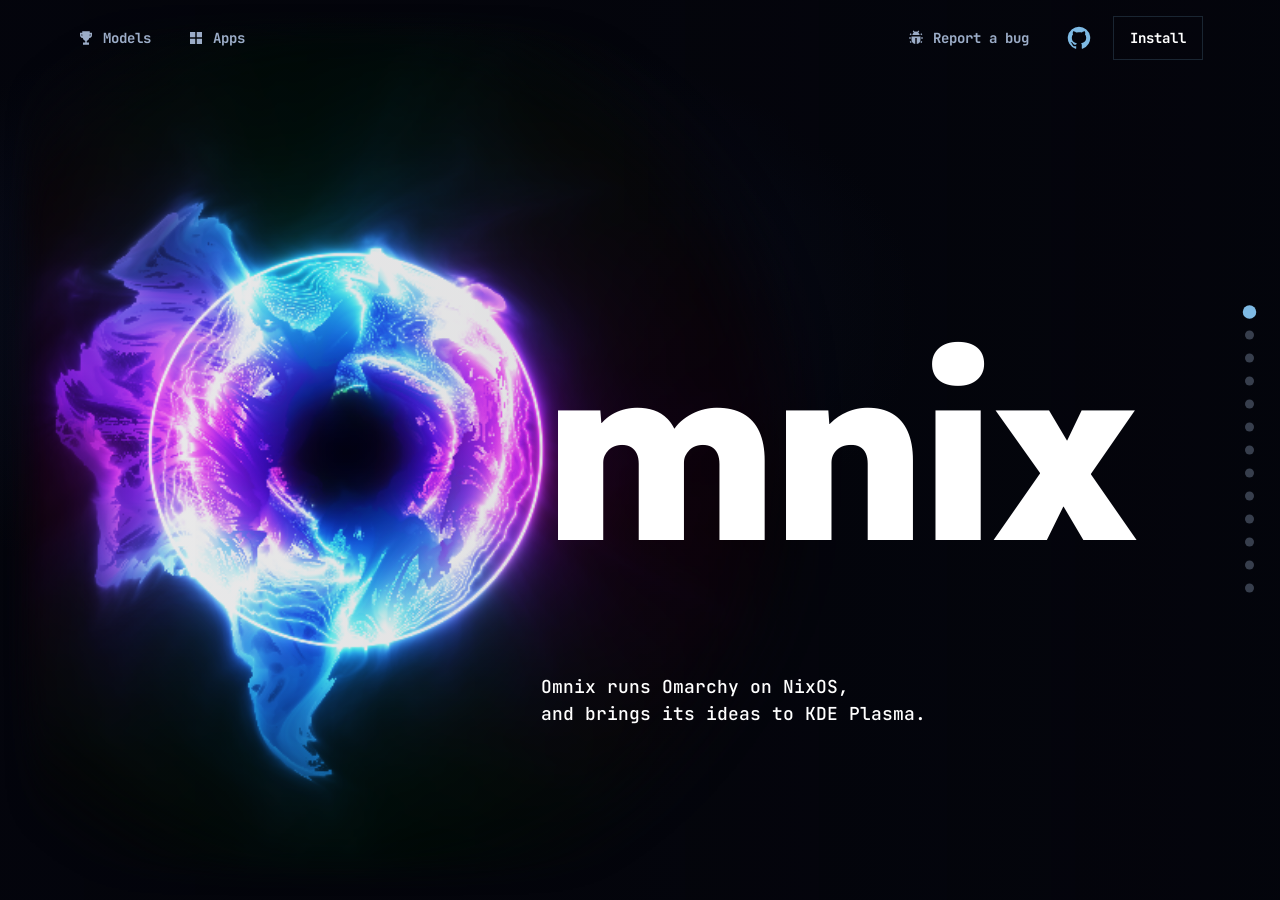
<file: index.html>
<!doctype html>
<html lang="en">
<head>
<meta charset="utf-8">
<meta name="viewport" content="width=device-width, initial-scale=1, viewport-fit=cover">
<meta name="color-scheme" content="dark">
<style>html,body{background:#04050c;color:#e8eef8}*,*::before,*::after{box-sizing:border-box}body{margin:0}img,svg{max-width:100%}[hidden]{display:none!important}</style>
<link rel="icon" type="image/svg+xml" href="favicon.svg?v=corona-white-ring">
<link rel="icon" type="image/png" sizes="32x32" href="favicon-32.png?v=corona-white-ring">
<link rel="shortcut icon" href="favicon.ico?v=corona-white-ring">
<link rel="canonical" href="https://www.omnix-linux.com/">
<meta property="og:type" content="website">
<meta property="og:site_name" content="Omnix">
<meta property="og:locale" content="en_US">
<meta property="og:title" content="Omnix: Run Omarchy on NixOS — Hyprland or KDE Plasma">
<meta property="og:description" content="Run Omarchy on NixOS. Omnix is NixOS with the standard Linux filesystem layout, a choice of Hyprland - Omarchy or KDE Plasma - Atrium, and boot-menu rollbacks.">
<meta property="og:url" content="https://www.omnix-linux.com/">
<meta property="og:image" content="https://www.omnix-linux.com/social-preview.png?v=9">
<meta property="og:image:secure_url" content="https://www.omnix-linux.com/social-preview.png?v=9">
<meta property="og:image:type" content="image/png">
<meta property="og:image:width" content="1200">
<meta property="og:image:height" content="630">
<meta property="og:image:alt" content="A large cyan-violet Coronal ring forming the O beside smaller mnix lettering, with the tagline Run Omarchy on NixOS, with Linux paths and rollbacks.">
<meta name="twitter:card" content="summary_large_image">
<meta name="twitter:title" content="Omnix: Run Omarchy on NixOS — Hyprland or KDE Plasma">
<meta name="twitter:description" content="Run Omarchy on NixOS. Omnix is NixOS with the standard Linux filesystem layout, a choice of Hyprland - Omarchy or KDE Plasma - Atrium, and boot-menu rollbacks.">
<meta name="twitter:image" content="https://www.omnix-linux.com/social-preview.png?v=9">
<meta name="twitter:image:alt" content="A large cyan-violet Coronal ring forming the O beside smaller mnix lettering, with the tagline Run Omarchy on NixOS, with Linux paths and rollbacks.">
<title>Omnix: Run Omarchy on NixOS — Hyprland or KDE Plasma</title>
<meta name="color-scheme" content="dark">
<style>html, body { background: #04050c; color: #e8eef8; }
  /* Motion. Entrances decelerate (Material 3 "emphasized decelerate"), run 450-800ms, and stagger
     eyebrow, headline, copy, then the evidence panel and its contents.
     Only transform and opacity animate. Hidden states exist only under .motion, which the head
     script sets before first paint and removes again if the reveal script never runs. */
  :root { --ease-out: cubic-bezier(0.05, 0.7, 0.1, 1); --ease-soft: cubic-bezier(0.16, 1, 0.3, 1); }

  .motion main section:not(.hero):not(.in) :is(.eyebrow, .lede, .term, .stat, .flow > div, .menu .q, .opt, .steps li, .chips span) { opacity: 0; transition: none; }
  .motion main section:not(.hero):not(.in) h2 { opacity: 0; transform: translateY(18px); }
  .motion main section:not(.hero):not(.in) .eyebrow { transform: translateX(-12px); }
  .motion main section:not(.hero):not(.in) .lede { transform: translateY(18px); }
  .motion main section:not(.hero):not(.in) :is(.term, .stat, .steps li) { transform: translateY(40px) scale(0.965); }
  .motion main section:not(.hero):not(.in) :is(.flow > div, .menu .q, .opt, .chips span) { transform: translateY(12px); }

  .motion main section.in :is(.eyebrow, .lede, .term, .stat, .flow > div, .menu .q, .opt, .steps li, .chips span) {
    transition: opacity .55s var(--ease-soft), transform .75s var(--ease-out);
    transition-delay: var(--d, 0ms);
  }
  .motion main section.in h2 { transition: opacity .55s var(--ease-soft), transform .75s var(--ease-out); transition-delay: var(--d, 0ms); }
  /* The stat lands with a little overshoot. */
  .motion main section.in .stat { transition: opacity .5s var(--ease-soft), transform .9s cubic-bezier(0.34, 1.56, 0.64, 1); transition-delay: var(--d, 0ms); }

</style>
<script>
  // Enable section reveals before first paint when motion is allowed.
  (function () {
    try {
      var root = document.documentElement;
      if (window.matchMedia("(prefers-reduced-motion: reduce)").matches) return;
      if ("IntersectionObserver" in window) {
        root.classList.add("motion");
        // If the reveal script never starts, show everything rather than leave it hidden.
        setTimeout(function () { if (!root.classList.contains("motion-live")) root.classList.remove("motion"); }, 3000);
      }
    } catch (e) {}
  })();
</script>
<meta name="description" content="Run Omarchy on NixOS. Omnix is NixOS with the standard Linux filesystem layout, a choice of Hyprland - Omarchy or KDE Plasma - Atrium, and boot-menu rollbacks.">
<script type="application/ld+json">
{
 "@context": "https://schema.org",
 "@graph": [
  {
   "@type": "WebSite",
   "@id": "https://www.omnix-linux.com/#website",
   "name": "Omnix",
   "url": "https://www.omnix-linux.com/"
  },
  {
   "@type": "SoftwareApplication",
   "@id": "https://www.omnix-linux.com/#omnix",
   "name": "Omnix",
   "description": "Omnix is NixOS with the standard Linux filesystem layout. It adds that layout as a layer — no forked packages, no overlays — so Omarchy's Hyprland desktop, KDE Plasma - Atrium and prebuilt Linux software run unmodified, with declarative configuration and boot-menu rollbacks.",
   "applicationCategory": "OperatingSystem",
   "operatingSystem": "Linux (x86-64)",
   "softwareVersion": "0.1.0",
   "url": "https://www.omnix-linux.com/",
   "downloadUrl": "https://github.com/Omnix-Linux/Omnix/releases",
   "isAccessibleForFree": true,
   "offers": {
    "@type": "Offer",
    "price": "0",
    "priceCurrency": "USD"
   },
   "isBasedOn": {
    "@type": "SoftwareApplication",
    "name": "NixOS",
    "url": "https://nixos.org/"
   },
   "sameAs": [
    "https://github.com/Omnix-Linux",
    "https://github.com/Omnix-Linux/Omnix"
   ]
  },
  {
   "@type": "FAQPage",
   "@id": "https://www.omnix-linux.com/#faq",
   "mainEntity": [
    {
     "@type": "Question",
     "name": "What is Omnix?",
     "acceptedAnswer": {
      "@type": "Answer",
      "text": "Omnix is NixOS with the standard Linux filesystem layout. It adds that layout as a layer — no forked packages, no overlays — so Omarchy's Hyprland desktop, KDE Plasma - Atrium and prebuilt Linux software run unmodified, with declarative configuration and boot-menu rollbacks."
     }
    },
    {
     "@type": "Question",
     "name": "Can I run Omarchy on NixOS?",
     "acceptedAnswer": {
      "@type": "Answer",
      "text": "Yes. The Hyprland - Omarchy flavor of Omnix runs Omarchy's own Hyprland configuration, keybindings, themes and scripts on a NixOS base. Choose stable for a pinned Omarchy release (4.0.4) or latest to follow Omarchy's development branch."
     }
    },
    {
     "@type": "Question",
     "name": "Is there an Omarchy-like setup for KDE Plasma?",
     "acceptedAnswer": {
      "@type": "Answer",
      "text": "Yes. KDE Plasma - Atrium is a declarative KDE Plasma 6 desktop that borrows Omarchy habits such as a Meta+W overview, per-screen virtual desktops, the JetBrainsMono Nerd Font and fast key repeat, while staying a familiar, mouse-first taskbar desktop."
     }
    },
    {
     "@type": "Question",
     "name": "Where do I report a bug?",
     "acceptedAnswer": {
      "@type": "Answer",
      "text": "Open an issue with the bug report form at https://github.com/Omnix-Linux/Omnix/issues/new?template=bug.yml. It covers the installer, the base system, both desktops and local AI, and asks for the system details needed. Known issues are listed at https://github.com/Omnix-Linux/Omnix/issues."
     }
    },
    {
     "@type": "Question",
     "name": "Can I change the look without reinstalling?",
     "acceptedAnswer": {
      "@type": "Answer",
      "text": "Yes. In Hyprland - Omarchy, press Super + Ctrl + Shift + Space and pick one of Omarchy's built-in themes; the bar, window borders, terminal and editor change immediately, with no rebuild. To change the whole desktop, change one line in your configuration and rebuild, and the previous desktop stays in the boot menu."
     }
    },
    {
     "@type": "Question",
     "name": "Is Omnix a NixOS fork?",
     "acceptedAnswer": {
      "@type": "Answer",
      "text": "No. Omnix is NixOS (nixos-unstable) with unmodified nixpkgs packages from cache.nixos.org. It adds the standard Linux filesystem layout as a layer built from nix-ld and envfs — symlinks and a library cache, with no overlays, no patched packages and nothing forked."
     }
    },
    {
     "@type": "Question",
     "name": "What does an Omnix rollback restore?",
     "acceptedAnswer": {
      "@type": "Answer",
      "text": "System apps, libraries, system settings and the Linux compatibility layer. Every update is a new boot-menu entry, so you can pick the previous one or run sudo nixos-rebuild switch --rollback. Files and personal settings in your home folder are not changed."
     }
    },
    {
     "@type": "Question",
     "name": "Will prebuilt Linux software run on Omnix?",
     "acceptedAnswer": {
      "@type": "Answer",
      "text": "Most prebuilt software that expects /bin/bash, /usr/lib and /lib64/ld-linux-x86-64.so.2 runs unmodified, including manylinux Python wheels, rustup, AppImages, Electron apps and Playwright's Chromium."
     }
    },
    {
     "@type": "Question",
     "name": "How is Omnix different from omarchy-nix?",
     "acceptedAnswer": {
      "@type": "Answer",
      "text": "omarchy-nix recreates Omarchy as a NixOS and home-manager configuration. Omnix runs Omarchy's own sources on a NixOS base with standard Linux paths, and also offers a KDE Plasma desktop. Both are independent community projects."
     }
    },
    {
     "@type": "Question",
     "name": "What hardware does Omnix support?",
     "acceptedAnswer": {
      "@type": "Answer",
      "text": "Omnix currently supports 64-bit Intel and AMD PCs (x86-64). The Try Omnix Docker app, which runs the real installer in a virtual machine, needs x86-64 Linux, Docker and KVM."
     }
    },
    {
     "@type": "Question",
     "name": "Is Omnix affiliated with Omarchy or NixOS?",
     "acceptedAnswer": {
      "@type": "Answer",
      "text": "No. Omnix is an independent project and is not affiliated with or endorsed by Omarchy, 37signals, Basecamp or the NixOS Foundation."
     }
    }
   ]
  }
 ]
}
</script>
<link rel="preload" href="fonts/lexend-latin.woff2" as="font" type="font/woff2" crossorigin fetchpriority="high">
<link rel="preload" href="fonts/instrument-sans-latin.woff2" as="font" type="font/woff2" crossorigin>
<link rel="preload" href="fonts/jetbrains-mono-latin.woff2" as="font" type="font/woff2" crossorigin fetchpriority="high">
<style>
@font-face {
  font-family: 'Instrument Sans';
  font-style: normal;
  font-weight: 400 600;
  font-stretch: 100%;
  font-display: swap;
  src: url(fonts/instrument-sans-latin.woff2) format('woff2');
  unicode-range: U+0000-00FF, U+0131, U+0152-0153, U+02BB-02BC, U+02C6, U+02DA, U+02DC, U+0304, U+0308, U+0329, U+2000-206F, U+20AC, U+2122, U+2191, U+2193, U+2212, U+2215, U+FEFF, U+FFFD;
}
@font-face {
  font-family: 'JetBrains Mono';
  font-style: normal;
  font-weight: 400 800;
  font-display: swap;
  src: url(fonts/jetbrains-mono-latin.woff2) format('woff2');
  unicode-range: U+0000-00FF, U+0131, U+0152-0153, U+02BB-02BC, U+02C6, U+02DA, U+02DC, U+0304, U+0308, U+0329, U+2000-206F, U+20AC, U+2122, U+2191, U+2193, U+2212, U+2215, U+FEFF, U+FFFD;
}
@font-face {
  font-family: 'Lexend';
  font-style: normal;
  font-weight: 800;
  font-display: swap;
  src: url(fonts/lexend-latin.woff2) format('woff2');
  unicode-range: U+0000-00FF, U+0131, U+0152-0153, U+02BB-02BC, U+02C6, U+02DA, U+02DC, U+0304, U+0308, U+0329, U+2000-206F, U+20AC, U+2122, U+2191, U+2193, U+2212, U+2215, U+FEFF, U+FFFD;
}
</style>
<link rel="preload" href="shader-profile.json?v=mobile-stability-alpha-20261004" as="fetch" crossorigin>
<style>
  /* Layout: one idea per panel over the shader backdrop; copy and evidence share two columns. */
  :root {
    --void: #04050c;
    --ink: #e8eef8;
    --muted: #9cadc8;
    --ice: #7ebae4;
    --nix: #5277c3;
    --violet: #a78bfa;
    --panel: rgba(8, 11, 24, 0.62);
    --line: rgba(126, 186, 228, 0.18);
    --ok: #86efac;
    --font-display: "JetBrains Mono", ui-monospace, "SF Mono", Menlo, Consolas, monospace;
    --font-body: "Instrument Sans", "Segoe UI", system-ui, -apple-system, sans-serif;
    --font-mono: "JetBrains Mono", ui-monospace, "SF Mono", Menlo, Consolas, monospace;
    --step--1: clamp(0.82rem, 0.78rem + 0.15vw, 0.9rem);
    --step-0: clamp(1rem, 0.95rem + 0.25vw, 1.125rem);
    --step-1: clamp(1.25rem, 1.1rem + 0.6vw, 1.5rem);
    --step-3: clamp(2rem, 1.4rem + 2.6vw, 3.4rem);
    --step-5: clamp(3.4rem, 2rem + 7vw, 7.5rem);
    color-scheme: dark;
  }
  /* The document never scrolls; .page does. The shader canvas and the other fixed
     layers sit outside the scroller, so the browser never moves them during a scroll.
     As a fixed layer of a scrolling document, iOS repositioned the canvas a frame late
     each time the worker drew a new frame mid-scroll, so the shader jittered. */
  html, body { height: 100%; overflow: hidden; overscroll-behavior: none; }
  .page {
    position: fixed; inset: 0; z-index: 3; overflow-x: hidden; overflow-y: auto;
    overscroll-behavior-y: contain; -webkit-overflow-scrolling: touch;
    scroll-behavior: smooth; scroll-padding-top: var(--header-height, 76px);
    scroll-timeline: --page block;
  }
  .page:focus { outline: none; }
  /* Fixed layers outside .page animate on its scroll timeline. */
  body { timeline-scope: --page; }
  @media (prefers-reduced-motion: reduce) { .page { scroll-behavior: auto; } }
  body {
    background: var(--void);
    color: var(--ink);
    font-family: var(--font-body);
    font-size: var(--step-0);
    line-height: 1.6;
    -webkit-font-smoothing: antialiased;
  }

  /* Subtle static backdrop; the animated shader belongs to the logo. */
  /* Fixed backdrops take the large viewport height (vh is lvh on iOS), which stays constant
     while Safari's toolbars slide. inset: 0 would resize them mid-scroll and the glow would jump. */
  body::before {
    content: ""; position: fixed; inset: 0 0 auto; height: 100vh; height: 100lvh; z-index: 0; pointer-events: none;
    background: radial-gradient(ellipse 55% 42% at 28% 35%, #10152f 0%, #080b19 45%, var(--void) 80%);
  }
  .scrim {
    position: fixed; inset: 0 0 auto; height: 100vh; height: 100lvh; z-index: 1; pointer-events: none;
    background: linear-gradient(90deg, rgba(4, 5, 12, 0.08) 0%, rgba(4, 5, 12, 0.12) 48%, rgba(4, 5, 12, 0.55) 100%);
  }
  main { position: relative; z-index: 3; }

  section {
    display: grid;
    align-items: center;
    padding-inline: max(16px, 6vw);
    padding-block: clamp(56px, 9svh, 120px);
  }
  /* Keep content animation invalidations inside their own section. */
  main section:not(.hero) { contain: layout paint; }
  /* Only skip sections after their natural size has been rendered and remembered. */
  main section.in { content-visibility: auto; contain-intrinsic-block-size: auto 900px; }
  /* Only the hero fills the screen; the rest size to their content so there are no dead gaps. */
  section.hero { min-height: 100svh; }
  .split {
    display: grid; gap: clamp(28px, 5vw, 72px);
    grid-template-columns: minmax(0, 1.05fr) minmax(0, 0.95fr);
    align-items: center; max-width: 1240px; width: 100%;
  }
  .split > * { min-width: 0; }
  /* The desktop showcase leads with the demo. DOM order stays copy-first for
     reading order and column-scroll, so only the visual order is swapped. */
  .split.desktop-showcase { grid-template-columns: minmax(0, 0.95fr) minmax(0, 1.05fr); }
  .split.desktop-showcase > .scroll-copy-pane { order: 2; }
  .split.desktop-showcase > .desktop-demo { order: 1; }
  .scroll-copy-pane { display: contents; }
  .scroll-copy { min-width: 0; }
  .split.dual-scroll { align-items: start; }
  .dual-scroll > .scroll-copy-pane { display: block; align-self: stretch; overflow: clip; }
  .dual-scroll .scroll-copy { display: flow-root; }
  @media (max-width: 860px) {
    .split, .split.desktop-showcase { grid-template-columns: minmax(0, 1fr); }
    /* Stacked, the copy has to lead again. */
    .split.desktop-showcase > .scroll-copy-pane,
    .split.desktop-showcase > .desktop-demo { order: 0; }
  }

  .eyebrow {
    font-family: var(--font-mono); font-size: var(--step--1); letter-spacing: 0.14em;
    text-transform: uppercase; color: var(--ice);
    display: flex; align-items: center; gap: 12px;
  }
  .eyebrow .n { color: var(--violet); }
  /* Promoted to a real heading where a section has no visible h2. */
  h2.eyebrow { display: flex; font-weight: 400; line-height: 1.3; margin: 0 0 18px; }
  h2 {
    font-family: var(--font-display); font-weight: 800; font-size: var(--step-3);
    line-height: 1.08; letter-spacing: -0.03em; margin: 18px 0 20px; text-wrap: balance;
  }
  h2 em { font-style: normal; background: linear-gradient(90deg, var(--ice), var(--nix) 55%, var(--violet)); -webkit-background-clip: text; background-clip: text; color: transparent; }
  .lede { color: var(--muted); max-width: 56ch; margin: 0; }
  .lede + .lede { margin-top: 14px; }
  .lede strong { color: var(--ink); font-weight: 600; }
  code, .mono { font-family: var(--font-mono); font-size: 0.92em; }
  .lede code { color: var(--ink); background: rgba(126, 186, 228, 0.1); padding: 1px 6px; border-radius: 4px; }

  /* Plugin compatibility: status stays visible alongside the capabilities. */
  .plugin-status { color: var(--ice); font-family: var(--font-mono); font-size: var(--step--1); }
  .plugin-links { margin-top: 26px; }
  .plugin-capabilities { display: grid; gap: 14px; margin: 0; }
  .plugin-capabilities > div { padding: 22px; border: 1px solid var(--line); border-radius: 14px; background: var(--panel); }
  .plugin-capabilities dt { color: var(--ink); font-weight: 600; margin-bottom: 8px; }
  .plugin-capabilities dd { color: var(--muted); margin: 0; }

  /* Hero */
  /* Hysteresis: the shader dims once 20svh of the hero has scrolled away, but wakes as soon as
     you scroll back above 45svh, before the wordmark is fully back, so there's no thin band
     where the hero is mostly on screen and the shader is still dark. */
  .hero-dim-trigger, .hero-wake-trigger { position: absolute; left: 0; width: 1px; height: 1px; pointer-events: none; }
  .hero-dim-trigger { top: 20svh; }
  .hero-wake-trigger { top: 45svh; }
  .hero { position: relative; align-items: center; justify-items: center; text-align: center; }
  .hero .hero-inner { justify-items: center; }
  .hero .brand { width: 100%; }
  .hero-inner { max-width: 1240px; width: 100%; display: grid; gap: 28px; }
  .wordmark { position: relative; height: min(62svh, 620px); width: 100%; margin: 0; font-family: "Lexend", "Arial Black", system-ui, sans-serif; font-weight: 800; line-height: 1; }
  /* inset: 0 fills the viewport; 100vh would track Safari's collapsing chrome. */
  /* Hero layers: position comes only from position: fixed and opacity only from the
     scroll timeline below, so nothing on the scroll path runs JavaScript. One-time
     ready states fade with filter: opacity(), leaving opacity to the scroll fade. */
  #coronal { position: fixed; inset: 0; z-index: 0; pointer-events: none; filter: opacity(0); opacity: 1; transition: filter .45s ease-out, opacity .5s ease-in-out; }
  /* The shader dims on a trigger, not with the scroll position: past the marker in the hero
     it fades over a fixed half second, so a fast flick can't skip the fade. */
  .hero-dimmed #coronal { opacity: .08; }
  .shader-ready #coronal { filter: none; }
  .logo-orbit { position: absolute; left: calc(38vw - (100vw - min(88vw, 1240px)) / 2); top: 50%; transform: translate(-50%, -50%); width: min(80vw, 110svh); aspect-ratio: 1; display: block; pointer-events: none; }
  .logo-orbit::after {
    content: ""; position: absolute; left: var(--rim-left, 21.0714%); top: var(--rim-top, 21.0714%);
    width: var(--rim-size, 57.8571%); height: var(--rim-size, 57.8571%); border-radius: 50%;
    border: clamp(1px, .3vw, 4px) solid white; box-shadow: 0 0 12px rgba(255,255,255,.25);
    opacity: .9; filter: opacity(0); transition: filter .18s ease-out;
  }
  .wordmark-ready:not(.shader-ready) .logo-orbit::after { filter: none; }
  @media (prefers-reduced-motion: reduce) {
    .shader-ready #coronal { filter: opacity(0); transition: none; }
    #coronal { transition: none; }
  }
  .wordmark-text { visibility: hidden; filter: opacity(0); transition: filter .45s ease-out; position: fixed; z-index: 2; pointer-events: none; font-family: "Lexend", "Arial Black", system-ui, sans-serif; font-weight: 800; line-height: 1; left: calc(38vw + min(23.142857vw, 31.821429svh) - (100vw - min(88vw, 1240px)) / 2); top: 50%; transform: translateY(-50%); font-size: clamp(3.5rem, 10vw, 8.75rem); letter-spacing: -.045em; color: #fff; }
  @media (max-width: 640px) {
    .hero-inner { gap: 24px; }
    .wordmark { height: 44svh; }
    .logo-orbit { width: 100vw; left: calc(37vw - max(16px, 6vw)); }
    .wordmark-text { left: calc(65.928571vw - max(16px, 6vw)); font-size: clamp(2rem, 9vw, 3.5rem); }
  }
  .wordmark-ready .wordmark-text { visibility: visible; filter: none; }
  @media (prefers-reduced-motion: reduce) { .wordmark-text { transition: none; } }
  .tagline { position: fixed; z-index: 2; color: #fff; pointer-events: none; left: var(--tagline-left, 61vw); top: var(--tagline-top, calc(50svh + 96px)); width: var(--tagline-width, 34vw); visibility: hidden; filter: opacity(0); transition: filter .45s ease-out; text-align: left; font-family: var(--font-display); font-weight: 500; font-size: clamp(.75rem, 1.4vw, 1.5rem); line-height: 1.5; margin: 0; max-width: none; text-wrap: balance; }
  @media (max-width: 640px) { .tagline { max-width: none; text-align: left; font-size: .875rem; } }
  .wordmark-ready .tagline { visibility: visible; filter: none; }
  @media (prefers-reduced-motion: reduce) { .tagline { transition: none; } }
  /* Scroll fade: the wordmark leaves as the next section arrives. A scroll-driven
     animation is computed from the scroll offset in the same frame the page moves,
     where a scroll listener would trail by a frame. svh keeps the range fixed while
     iOS toolbars slide. The tagline clears first so it never overlaps the heading. */
  @keyframes hero-fade-text { from { opacity: 1; } to { opacity: 0; } }
  @keyframes hero-fade-tagline { from { opacity: 1; } 62.5%, to { opacity: 0; } }
  @keyframes hero-fade-rim { from { opacity: .9; } to { opacity: 0; } }
  @supports (animation-timeline: --page) and (timeline-scope: --page) {
    .wordmark-text, .tagline, .logo-orbit::after {
      animation: hero-fade-text linear both; animation-timeline: --page; animation-range: 8svh 50svh;
    }
    .tagline { animation-name: hero-fade-tagline; }
    .logo-orbit::after { animation-name: hero-fade-rim; }
  }
  /* Browsers without scroll timelines fall back to coronal.js setting --hero-fade. */
  @supports not ((animation-timeline: --page) and (timeline-scope: --page)) {
    .wordmark-text { opacity: calc(1 - var(--hero-fade, 0)); }
    .tagline { opacity: calc(1 - 1.6 * var(--hero-fade, 0)); }
    .logo-orbit::after { opacity: calc(.9 * (1 - var(--hero-fade, 0))); }
  }
  .cta { display: flex; gap: 12px; flex-wrap: wrap; }
  .btn {
    font-family: var(--font-mono); font-size: var(--step--1); font-weight: 700; letter-spacing: 0.04em;
    text-decoration: none; padding: 13px 20px; border-radius: 999px; border: 1px solid var(--line);
    color: var(--ink); background: rgba(8, 11, 24, 0.5);
    transition: border-color .2s, transform .2s;
  }
  .btn.primary { background: linear-gradient(90deg, var(--nix), #7357e8); border-color: transparent; }
  .btn:hover { border-color: var(--ice); transform: translateY(-1px); }
  .btn:focus-visible, .rail a:focus-visible { outline: 2px solid var(--ice); outline-offset: 3px; }

  /* Evidence panels */
  .term {
    background: var(--panel); border: 1px solid var(--line); border-radius: 14px;
    font-family: var(--font-mono); font-size: clamp(0.74rem, 0.7rem + 0.2vw, 0.86rem); line-height: 1.7;
    overflow: hidden;
  }
  .term-bar { display: flex; gap: 7px; padding: 12px 16px; border-bottom: 1px solid var(--line); align-items: center; }
  .term-bar i { width: 10px; height: 10px; border-radius: 50%; background: rgba(156, 173, 200, 0.3); }
  .term-bar b { margin-left: 8px; font-weight: 500; color: var(--muted); font-size: 0.92em; }
  .term pre { margin: 0; padding: 18px 20px; overflow-x: auto; white-space: pre; color: var(--muted); }
  .term .c { color: var(--ink); }
  .term .p { color: var(--violet); }
  .term .ok { color: var(--ok); }
  .term .bad { color: #fca5a5; }
  .term .hl { color: var(--ice); }



  .menu { padding: 16px 0; }
  .menu .q { padding: 0 20px 10px; color: var(--ink); }
  .opt { display: grid; grid-template-columns: 18px minmax(0, 1fr); gap: 8px; padding: 8px 20px; color: var(--muted); }
  .opt.sel { background: rgba(82, 119, 195, 0.18); color: var(--ink); }
  .opt .k { color: var(--violet); }
  .opt small { display: block; color: var(--muted); font-size: 0.9em; }

  .stat { display: grid; gap: 6px; }
  .stat .big { font-family: var(--font-display); font-weight: 800; font-size: clamp(4.5rem, 3rem + 7vw, 9rem); line-height: 0.9; letter-spacing: -0.06em; }
  .stat .big span { color: var(--ice); }
  .stat .cap { font-family: var(--font-mono); font-size: var(--step--1); color: var(--muted); letter-spacing: 0.06em; text-transform: uppercase; }
  .flow { display: grid; gap: 10px; margin-top: 26px; }
  .flow div { display: grid; grid-template-columns: 9ch minmax(0, 1fr); gap: 14px; font-family: var(--font-mono); font-size: var(--step--1); padding: 10px 14px; border: 1px solid var(--line); border-radius: 10px; background: var(--panel); }
  .flow b { color: var(--ice); font-weight: 700; }
  .flow.ported { margin-top: 0; }
  .flow.ported div { grid-template-columns: 9ch minmax(0, 1fr); line-height: 1.5; }
  .flow code { color: var(--ink); }
  .flow span { color: var(--muted); }

  /* Installer demo */
  .install-demo { margin-top: 30px; }
  .demo-controls { display: flex; flex-wrap: wrap; gap: 8px; align-items: center; margin-bottom: 12px; }
  .demo-controls button { cursor: pointer; font: inherit; font-family: var(--font-mono); font-size: .8rem; color: var(--muted); background: var(--panel); border: 1px solid var(--line); border-radius: 8px; padding: 9px 13px; }
  .demo-controls button[aria-pressed="true"] { color: var(--ice); border-color: var(--nix); background: rgba(82,119,195,.16); }
  .demo-controls button:focus-visible { outline: 2px solid var(--ice); outline-offset: 3px; }
  .demo-controls .demo-pause { margin-left: auto; }
  .demo-console { background: #080b12; border-radius: 4px; backdrop-filter: none; -webkit-backdrop-filter: none; }
  .demo-console .term-bar { justify-content: space-between; color: var(--muted); }
  .demo-console .term-bar b { margin: 0; }
  .demo-screen { padding: clamp(16px, 3vw, 32px); min-height: 360px; overflow-wrap: anywhere; color: #c7d1df; }
  .demo-screen h3 { display: table; font: inherit; font-weight: 700; color: var(--ink); margin: 0 0 22px; padding: 2px 2ch; border: 1px solid var(--muted); border-radius: 5px; }
  .demo-screen p { margin: 0 0 12px; }
  .demo-prompt { color: var(--ink); margin-bottom: 10px; }
  .demo-options { display: grid; gap: 3px; }
  .demo-option { padding: 3px 0; color: var(--muted); }
  .demo-option.selected { color: #d8b4fe; }
  .demo-option small { display: block; margin-left: 2ch; color: var(--muted); }
  .demo-confirm { display: flex; gap: 2ch; margin-top: 16px; }
  .demo-confirm span { padding: 2px 2ch; color: var(--muted); }
  .demo-confirm .selected { background: #b48be4; color: #080b12; }
  .demo-field { color: var(--ink); }
  .demo-cursor { color: var(--ice); }
  .demo-output { font: inherit; white-space: pre-wrap; overflow-wrap: anywhere; line-height: 1.65; color: var(--muted); }
  .demo-status { display: flex; justify-content: space-between; gap: 16px; padding: 12px 16px; border-top: 1px solid var(--line); color: var(--muted); font-size: .75rem; }
  /* Local AI showcase: the desktop tabs over an app mock and its flake config. */
  .ai-demo { min-width: 0; align-self: start; }
  .desktop-tabs.ai-tabs { grid-template-columns: repeat(3, minmax(0, 1fr)); margin-bottom: 16px; }
  .ai-tabs [aria-pressed=true] { color: #fff; border-color: var(--ai-accent); background: linear-gradient(135deg, color-mix(in srgb, var(--ai-accent) 24%, #0b1020), #0b1020);
    box-shadow: 0 0 0 1px color-mix(in srgb, var(--ai-accent) 40%, transparent), 0 8px 28px color-mix(in srgb, var(--ai-accent) 28%, transparent); }
  .ai-tabs [aria-pressed=true] .tab-icon { color: var(--ai-accent); filter: drop-shadow(0 0 6px color-mix(in srgb, var(--ai-accent) 70%, transparent)); }
  .ai-demo, .ai-tabs [data-ai=ollama] { --ai-accent: #e8eef8; }
  .ai-demo[data-ai=lmstudio], .ai-tabs [data-ai=lmstudio] { --ai-accent: #a78bfa; }
  .ai-demo[data-ai=llamacpp], .ai-tabs [data-ai=llamacpp] { --ai-accent: #f0b35a; }
  .ai-window { height: 300px; display: flex; flex-direction: column; border: 1px solid color-mix(in srgb, var(--ai-accent) 30%, #2a3346); border-radius: 12px; overflow: hidden;
    background: #0b0f1c; box-shadow: 0 18px 40px #0006; font-family: var(--font-body); font-size: .8rem; color: #d6deec; transition: border-color .3s; }
  .ai-bar { display: flex; gap: 6px; align-items: center; padding: 9px 12px; background: #121828; border-bottom: 1px solid #222b3f; }
  .ai-bar i { width: 9px; height: 9px; border-radius: 50%; background: #3a4560; }
  .ai-bar b { margin-left: 6px; font: 500 .72rem var(--font-mono); color: #8d9ab3; }
  .ai-body { flex: 1; min-height: 0; display: flex; }
  .ai-body.enter { animation: ai-in .32s var(--ease-soft); }
  @keyframes ai-in { from { opacity: 0; transform: translateY(6px); } }
  .ai-side { width: 34%; padding: 10px; border-right: 1px solid #222b3f; background: #0e1322; display: grid; align-content: start; gap: 4px; }
  .ai-side span { padding: 6px 8px; border-radius: 6px; font: .68rem var(--font-mono); color: #8d9ab3; white-space: nowrap; overflow: hidden; text-overflow: ellipsis; }
  .ai-side .on { background: color-mix(in srgb, var(--ai-accent) 18%, transparent); color: #fff; }
  .ai-side small { font: 600 .6rem var(--font-mono); letter-spacing: .08em; color: #5d6a85; padding: 4px 8px 2px; }
  .ai-chat { flex: 1; min-width: 0; padding: 12px 14px; display: flex; flex-direction: column; gap: 9px; }
  .ai-chip { align-self: flex-start; font: .65rem var(--font-mono); padding: 3px 8px; border-radius: 99px; border: 1px solid #2c3650; color: var(--ai-accent); }
  .ai-msg { max-width: 92%; padding: 8px 11px; border-radius: 10px; line-height: 1.45; }
  .ai-msg.me { align-self: flex-end; background: #1d2740; }
  .ai-msg.bot { background: #131a2b; border: 1px solid #1f283d; }
  .ai-msg .think { display: block; font: .66rem var(--font-mono); color: #6f7d99; margin-bottom: 4px; }
  .ai-input { margin-top: auto; padding: 8px 11px; border: 1px solid #263049; border-radius: 10px; color: #5d6a85; }
  .ai-term { flex: 1; padding: 12px 14px; font: .7rem/1.6 var(--font-mono); color: #8d9ab3; white-space: pre; overflow: auto; }
  .ai-term b { color: var(--ai-accent); font-weight: 500; } .ai-term em { color: var(--ok); font-style: normal; }
  .ai-config { margin-top: 12px; } .ai-config pre { font-size: .78rem; }
  @media (max-width: 560px) { .ai-window { height: 280px; } .ai-side { display: none; } .ai-tabs small { display: none; } }
  @media (prefers-reduced-motion: reduce) { .ai-body.enter { animation: none; } }
  .demo-caption { margin: 12px 0 0; color: var(--muted); font-size: .8rem; }
  @media (max-width: 520px) { .demo-screen { min-height: 500px; } .demo-status { flex-wrap: wrap; gap: 4px; } }
  @media (max-width: 860px) {
    /* Keep natural section heights and text positions stable on touch screens. */
    main section.in { content-visibility: visible; contain-intrinsic-block-size: none; }
    .motion main section:not(.hero):not(.in) :is(h2, .eyebrow, .lede, .term, .stat, .flow > div, .menu .q, .opt, .steps li, .chips span),
    .motion main section.in :is(h2, .eyebrow, .lede, .term, .stat, .flow > div, .menu .q, .opt, .steps li, .chips span) {
      transform: none;
      transition-property: opacity;
    }
    .tagline { font-size: max(.8125rem, 2.8vw); }
    .tagline br { display: none; }
  }
  .wide { max-width: 1240px; width: 100%; }

  footer { position: relative; z-index: 3; padding-inline: max(16px, 6vw); padding-block: 48px 64px; border-top: 1px solid var(--line); background: rgba(4, 5, 12, 0.82); }
  .foot { max-width: 1240px; display: grid; gap: 28px; grid-template-columns: repeat(auto-fit, minmax(220px, 1fr)); }
  .foot h4 { margin: 0 0 10px; font-family: var(--font-mono); font-size: var(--step--1); letter-spacing: 0.12em; text-transform: uppercase; color: var(--ice); font-weight: 500; }
  .foot p, .foot li { margin: 0; color: var(--muted); font-size: 0.92rem; }
  .foot ul { list-style: none; padding: 0; margin: 0; display: grid; gap: 6px; }
  .foot li:has(.repo-icon) { display: flex; align-items: center; gap: 8px; }
  .foot .repo-icon { flex: none; width: 20px; height: 20px; border-radius: 5px; color: var(--muted); }
  .foot a { color: var(--ink); text-decoration-color: var(--nix); text-underline-offset: 3px; }
  .foot a:hover { color: var(--ice); }

  /* Persistent navigation, with space for future links and no background effects. */
  :root { --header-height: 76px; }
  .site-header { position: fixed; inset: 0 0 auto; z-index: 6; height: var(--header-height); padding-inline: max(16px, 6vw); background: transparent; pointer-events: none; }
  .site-nav { max-width: 1240px; height: 100%; margin-inline: auto; display: flex; justify-content: space-between; align-items: center; gap: 8px; }
  .site-nav-links { display: flex; align-items: center; gap: 12px; pointer-events: auto; }
  .site-nav a { display: inline-flex; align-items: center; justify-content: center; min-height: 44px; padding: 10px 16px; font-family: var(--font-mono); font-size: .875rem; font-weight: 700; color: #fff; text-decoration: none; }
  .site-nav .nav-bug { gap: 8px; color: var(--muted); }
  .nav-bug svg { width: 18px; height: 18px; fill: currentColor; }
  .site-nav .nav-bug:hover { color: var(--ice); }
  /* Models sits on the left, flush with the content edge; the rest stay on the right. */
  .site-nav-start { display: flex; align-items: center; gap: 4px; pointer-events: auto; }
  .site-nav .nav-leaderboard, .site-nav .nav-apps { gap: 8px; color: var(--muted); }
  .site-nav .nav-leaderboard { padding-left: 0; }
  .nav-leaderboard svg, .nav-apps svg { width: 18px; height: 18px; fill: currentColor; flex: none; }
  .site-nav .nav-leaderboard:hover, .site-nav .nav-leaderboard[aria-current="page"], .site-nav .nav-apps:hover, .site-nav .nav-apps[aria-current="page"] { color: var(--ice); }
  /* Below 440px Models and Apps collapse to 44px icon buttons; Models stays flush with the content edge. */
  @media (max-width: 440px) {
    .site-nav-start { gap: 0; }
    .site-nav .nav-leaderboard, .site-nav .nav-apps { width: 44px; padding: 10px; }
    .site-nav .nav-leaderboard { padding-left: 0; justify-content: flex-start; }
    .nav-leaderboard span, .nav-apps span { display: none; }
    .nav-leaderboard svg, .nav-apps svg { width: 20px; height: 20px; }
  }
  @media (max-width: 640px) { .site-nav .nav-bug { width: 44px; padding: 10px; } .nav-bug span { display: none; } .nav-bug svg { width: 20px; height: 20px; } }
  @media (max-width: 360px) { .site-nav .nav-install { padding-inline: 10px; } }
  .bug-options { margin-top: 24px; }
  .site-nav .nav-install { border: 1px solid var(--line); border-radius: 0; }
  .site-nav .nav-github { width: 44px; padding: 10px; color: var(--ice); }
  .nav-github svg { width: 24px; height: 24px; fill: currentColor; }
  .site-nav a:hover { color: var(--ice); }
  .site-nav .nav-github:hover { color: var(--violet); }
  .site-nav .nav-install:hover { border-color: var(--ice); }
  .site-nav a:focus-visible { outline: 2px solid var(--ice); outline-offset: 3px; }
  .try-intro { padding: clamp(24px, 4vw, 48px); border: 1px solid rgba(167, 139, 250, .45); border-radius: 20px; background: radial-gradient(ellipse at top left, rgba(82, 119, 195, .22), transparent 70%), rgba(8, 11, 24, .85); }
  .try-intro h2 { font-size: clamp(2.75rem, 6vw, 5.5rem); margin-block: 16px; }
  .try-intro .try-promise { color: var(--ink); font-size: var(--step-1); }
  .try-options { display: grid; grid-template-columns: repeat(2, minmax(0, 1fr)); gap: 20px; margin-top: 28px; }
  .try-card { display: flex; flex-direction: column; min-width: 0; padding: 24px; border: 1px solid var(--line); border-radius: 12px; background: rgba(4, 5, 12, .5); }
  .try-card h3 { margin: 0 0 10px; font-family: var(--font-display); font-size: var(--step-1); line-height: 1.25; }
  .try-card p { margin: 0 0 20px; color: var(--muted); }
  .try-card .btn { display: flex; justify-content: center; text-align: center; margin-top: auto; }
  .try-reference { color: var(--ice); font-size: var(--step--1); margin-bottom: 20px; text-underline-offset: 3px; }
  .try-reference:focus-visible { outline: 2px solid var(--ice); outline-offset: 3px; }
  @media (max-width: 640px) { .try-options { grid-template-columns: minmax(0, 1fr); } .try-card { padding: 20px; } }
  @media (max-width: 640px) { :root { --header-height: 64px; } .site-nav-links { gap: 4px; } }


  /* Audience cards, FAQ */
  /* Statement band: a second hero between the shader and the first section. */
  .statement { padding-block: clamp(80px, 12svh, 150px); }
  .statement-inner { max-width: 1240px; width: 100%; }
  .statement h2 { max-width: 20ch; font-size: var(--step-5); margin-bottom: 26px; }
  .statement .lede { max-width: 62ch; }
  .statement .lede + .lede { margin-top: 16px; }
  .statement .cta { margin-top: 32px; gap: 14px; }
  /* #who statement: magnetically falls into view together, holds, then releases. Pure CSS: scroll-driven
     animations and position: sticky, no scroll listeners (frame-accurate on iOS). The whole block
     (eyebrow, headline, copy, buttons) moves as one unit, .statement-inner.
     - Pin: .statement-inner is sticky at --who-pin (header + 24px). It engages D of #who's entry after
       the section starts entering, D = 100svh - pin + section top padding. #who is a block, not a grid,
       because a grid item's sticky box is confined to its own grid row. Paint containment on sections
       does not create a scroll container, so sticky still resolves against #page.
     - Rush (translate, entry 0 -> D): starts 45svh low and rises several times faster than the scroll,
       easing out to zero extra speed exactly when the pin engages, so it is moving 1:1 at that moment.
     - Lock (transform, entry D -> D + --who-lock): the pinned block is still --who-lock/2 low and
       glides the rest of the way on a quadratic ease-out whose start speed is exactly 1:1. On screen
       the block decelerates continuously to a dead stop at its pinned place: no kink, no jump.
     - Hold, then release: ::after adds --who-lock + --who-hold of scroll beneath the copy; after the lock
       the block stays put for --who-hold
       of scroll, then the section's end carries it away 1:1 with the content.
     The animations own translate and transform; the reveal transitions keep only opacity. */
  #who {
    --who-pin: calc(var(--header-height) + 24px);
    --who-d: calc(100svh - var(--who-pin) + clamp(80px, 12svh, 150px));
  }
  @supports (animation-timeline: view()) and (position: sticky) {
    @media (prefers-reduced-motion: no-preference) {
      #who { --who-lock: 24svh; --who-hold: 40svh; display: block; view-timeline: --who block; }
      #who::after { content: ""; display: block; height: calc(var(--who-lock) + var(--who-hold)); }
      #who .statement-inner {
        position: sticky; top: var(--who-pin);
        animation: who-rush linear both, who-lock linear both;
        animation-timeline: --who, --who;
        animation-range: entry 0% entry var(--who-d), entry var(--who-d) entry calc(var(--who-d) + var(--who-lock));
      }
      .motion main #who :is(.eyebrow, h2) { opacity: 1; transform: none; transition: none; }
      .motion main #who .lede { transform: none; transition-property: opacity; }
      /* The #who link lands where the lock completes (start of the hold): the section's scroll margin
         is pulled up by its top padding and the lock length. No scroll snap: the block is now taller
         than the screen with its hold, and Chrome's proximity snap pulled wheel scrolls back to the
         section's edges, trapping the page; the lock curve supplies the "magnet" instead. */
      #who { scroll-margin-top: calc(24px - clamp(80px, 12svh, 150px) - var(--who-lock)); }
      @media (max-width: 860px) { #who { --who-lock: 16svh; --who-hold: 22svh; } }
    }
  }
  @keyframes who-rush {
    from { translate: 0 45svh; opacity: 0; animation-timing-function: cubic-bezier(0.08, 0.82, 0.17, 1); }
    18% { opacity: 1; }
    to { translate: none; opacity: 1; }
  }
  @keyframes who-lock {
    from { transform: translate3d(0, calc(var(--who-lock) / 2), 0); animation-timing-function: cubic-bezier(0.333, 0.667, 0.667, 1); }
    to { transform: none; }
  }

  /* Vision: collapsed by default, expanding to show the detail. */
  .vision-list { margin-top: 26px; display: grid; gap: 12px; }
  .vision-item { border: 1px solid var(--line); border-radius: 12px; background: var(--panel); overflow: hidden; }
  .vision-item summary {
    display: flex; align-items: center; gap: 14px; padding: 16px 18px;
    cursor: pointer; list-style: none; min-height: 44px;
  }
  .vision-item summary::-webkit-details-marker { display: none; }
  .vision-item summary:focus-visible { outline: 2px solid var(--ice); outline-offset: -2px; }
  .vision-icon { flex: none; display: grid; place-items: center; width: 38px; height: 38px; border-radius: 10px; border: 1px solid var(--line); color: var(--ice); }
  .vision-icon svg { width: 20px; height: 20px; }
  .vision-text { display: grid; gap: 2px; min-width: 0; }
  .vision-text b { color: var(--ink); font-weight: 600; line-height: 1.3; }
  .vision-text small { color: var(--muted); font-size: var(--step--1); }
  .vision-item[open] .vision-icon { border-color: var(--ice); }
  .vision-item summary::after {
    content: ""; margin-left: auto; flex: none; width: 9px; height: 9px;
    border-right: 2px solid var(--muted); border-bottom: 2px solid var(--muted);
    transform: rotate(45deg) translate(-2px, -2px); transition: transform .2s ease-out;
  }
  .vision-item[open] summary::after { transform: rotate(-135deg) translate(-3px, -3px); }
  .vision-item > p { margin: 0; padding: 0 18px 14px 70px; color: var(--muted); max-width: 60ch; }
  .vision-item pre { margin: 0 18px 18px 70px; border-radius: 8px; font-size: var(--step--1); }
  .vision-note { margin-top: 22px; }
  .cta { display: flex; flex-wrap: wrap; gap: 12px; margin-top: 28px; }
  .lede a { color: var(--ice); text-underline-offset: 3px; }
  .faq-list { margin-top: 28px; border-bottom: 1px solid var(--line); max-width: 900px; }
  .faq-list details { border-top: 1px solid var(--line); }
  .faq-list summary { min-height: 44px; padding: 16px 0; cursor: pointer; color: var(--ink); font-family: var(--font-display); font-weight: 600; font-size: var(--step-1); line-height: 1.3; }
  .faq-list summary:focus-visible { outline: 2px solid var(--ice); outline-offset: 3px; }
  .faq-list details p { margin: 0 0 18px; color: var(--muted); max-width: 72ch; }
  .lede kbd { font-family: var(--font-mono); font-size: .85em; color: var(--ink); padding: 0 5px; border: 1px solid var(--line); border-radius: 4px; }
  /* Section rail */
  .rail { position: fixed; right: max(12px, 2vw); top: 50%; transform: translateY(-50%); z-index: 5; display: grid; gap: 14px; }
  .rail a { width: 9px; height: 9px; border-radius: 50%; background: rgba(156, 173, 200, 0.35); display: block; transition: transform .25s; }
  .rail a.on { background: var(--ice); transform: scale(1.5); }
  @media (max-width: 640px) { .rail { display: none; } }

  .no-gl .scrim { background: linear-gradient(90deg, rgba(4, 5, 12, 0.7), rgba(4, 5, 12, 0.2)); }
</style>
<link rel="stylesheet" href="desktop-preview.css?v=20261004-kde-dock">
<link rel="stylesheet" href="omarchy-preview.css?v=20261004-desktop-tabs">
</head>
<body>
<canvas id="coronal" data-shader-profile="shader-profile.json?v=mobile-stability-alpha-20261004" data-shader-version="mobile-stability-alpha-20261004" aria-hidden="true"></canvas>
<span class="wordmark-text" aria-hidden="true">mnix</span>
<h1 class="tagline">Omnix runs Omarchy on NixOS,<br> and brings its ideas to KDE Plasma.</h1>
<div class="scrim"></div>

<header class="site-header">
  <nav class="site-nav" aria-label="Main navigation">
    <div class="site-nav-start">
      <a class="nav-leaderboard" href="benchmarks/" title="AI models, benchmarks and routing" aria-label="Models"><svg viewBox="0 0 24 24" aria-hidden="true" focusable="false"><path d="M7 3h10v2h3v3a4 4 0 0 1-3.6 4A5 5 0 0 1 13 15.9V18h3v3H8v-3h3v-2.1A5 5 0 0 1 7.6 12 4 4 0 0 1 4 8V5h3V3zm0 4H6v1a2 2 0 0 0 1 1.7V7zm10 0v2.7A2 2 0 0 0 18 8V7h-1z"/></svg><span>Models</span></a>
      <a class="nav-apps" href="apps/" title="Apps tested on Omnix" aria-label="Apps"><svg viewBox="0 0 24 24" aria-hidden="true" focusable="false"><path d="M4 4h7v7H4zm9 0h7v7h-7zM4 13h7v7H4zm9 0h7v7h-7z"/></svg><span>Apps</span></a>
    </div>
    <div class="site-nav-links">
      <a class="nav-bug" href="#bugs" title="Report a bug"><svg viewBox="0 0 24 24" aria-hidden="true" focusable="false"><path d="M9 4.5 7.6 3.1l1.1-1.1L10.4 3.7a5 5 0 0 1 3.2 0L15.3 2l1.1 1.1L15 4.5A4.9 4.9 0 0 1 16.9 8H7.1A4.9 4.9 0 0 1 9 4.5zM6 10h12v4a6 6 0 0 1-5 5.9V12h-2v7.9A6 6 0 0 1 6 14v-4zm-3 1h2v2H3v-2zm16 0h2v2h-2v-2zM3.6 17l1.6-1 1 1.7-1.6 1-1-1.7zm15.2-1 1.6 1-1 1.7-1.6-1 1-1.7zM3.6 7.3l1-1.7 1.6 1-1 1.7-1.6-1zm14.2-.7 1.6-1 1 1.7-1.6 1-1-1.7z"/></svg><span>Report a bug</span></a>
      <a class="nav-github" href="https://github.com/Omnix-Linux" aria-label="Omnix on GitHub" title="Omnix on GitHub">
        <svg viewBox="0 0 24 24" aria-hidden="true" focusable="false"><path d="M12 .75a11.25 11.25 0 0 0-3.558 21.923c.563.104.768-.244.768-.542 0-.267-.01-.975-.015-1.914-3.13.68-3.79-1.508-3.79-1.508-.512-1.302-1.25-1.65-1.25-1.65-1.022-.699.077-.685.077-.685 1.13.08 1.725 1.16 1.725 1.16 1.005 1.722 2.638 1.225 3.28.937.102-.729.394-1.225.716-1.507-2.499-.285-5.126-1.25-5.126-5.565 0-1.23.44-2.235 1.16-3.023-.117-.285-.503-1.43.11-2.98 0 0 .945-.303 3.094 1.154A10.79 10.79 0 0 1 12 6.172c.956.005 1.92.129 2.819.378 2.147-1.457 3.09-1.154 3.09-1.154.615 1.55.23 2.695.113 2.98.723.788 1.158 1.793 1.158 3.023 0 4.327-2.631 5.277-5.138 5.556.404.349.764 1.034.764 2.084 0 1.505-.014 2.719-.014 3.088 0 .3.203.65.774.54A11.25 11.25 0 0 0 12 .75Z"/></svg>
      </a>
      <a class="nav-install" href="#install">Install</a>
    </div>
  </nav>
</header>

<nav class="rail" aria-label="Sections">
  <a href="#top" aria-label="Omnix"></a>
  <a href="#who" aria-label="Why Omnix"></a>
  <a href="#flavors" aria-label="Choose your desktop"></a>
  <a href="#plugins" aria-label="Omarchy Plugins"></a>
  <a href="#ml" aria-label="Private AI on your own GPU, running instantly"></a>
  <a href="#rollback" aria-label="Every update can be undone"></a>
  <a href="#runs" aria-label="Linux apps working on NixOS"></a>
  <a href="#ported" aria-label="Save your configuration as a git repo"></a>
  <a href="#soldr" aria-label="A luxury experience for building Rust apps"></a>
  <a href="#vision" aria-label="Coming next: APE support and a WebAssembly runtime"></a>
  <a href="#faq" aria-label="Frequently asked questions"></a>
  <a href="#bugs" aria-label="Report a bug"></a>
  <a href="#install" aria-label="Try Omnix"></a>
</nav>

<div class="page" id="page" tabindex="-1">
<main>
  <section class="hero" id="top">
    <div class="hero-dim-trigger" aria-hidden="true"></div>
    <div class="hero-wake-trigger" aria-hidden="true"></div>
    <div class="hero-inner">
      <div class="brand">
        <div class="wordmark" role="img" aria-label="Omnix">
          <span class="logo-orbit" aria-hidden="true"></span>
        </div>
      </div>
    </div>
  </section>

  <section id="who" class="who statement">
    <div class="statement-inner">
      <div class="eyebrow">Why Omnix</div>
      <h2>A next-generation NixOS that <em>runs everything.</em></h2>
      <p class="lede">Not a fork, not a reimplementation: NixOS itself, with the standard Linux filesystem layout laid
        back on top. Nothing is patched and nothing is overlaid, so every package stays exactly as its maintainers
        shipped it.</p>
      <p class="lede">That one missing layer is what everything else follows from. Your existing Linux software runs
        unmodified. Any desktop you want runs on it. And the whole system is one text file you can read, change, and
        roll back.</p>
      <div class="cta">
        <a class="btn primary" href="#install">Try Omnix</a>
        <a class="btn" href="#flavors">Compare the desktops</a>
      </div>
    </div>
  </section>

  <section id="flavors">
    <div class="split desktop-showcase">
      <div>
        <div class="eyebrow">Choose your desktop</div>
        <h2>Pick a desktop. <em>Switch any time.</em></h2>
        <p class="lede">Every Omnix desktop shares the same NixOS base. Choose Hyprland - Omarchy for keyboard-driven tiling, or KDE Plasma - Atrium for a familiar taskbar desktop.</p>
        <p class="lede"><strong>Don’t like the look? Pick another theme and switch immediately.</strong> Hyprland - Omarchy includes Omarchy’s built-in themes, from Tokyo Night and Catppuccin to Gruvbox, Nord and Rosé Pine. Press <kbd>Super</kbd> + <kbd>Ctrl</kbd> + <kbd>Shift</kbd> + <kbd>Space</kbd>, choose one, and the bar, window borders, terminal and editor change color on the spot, with no rebuild and no logout. Try it in the preview.</p>
        <p class="lede"><strong>Want a different desktop altogether?</strong> Change one line in your configuration and rebuild. Your previous desktop stays in the boot menu, so trying something new is never a one-way trip.</p>
        <p class="lede preview-description">Hyprland tiles every window automatically. Open and close windows, switch workspaces and try Omarchy’s themes.</p>
      </div>
      <div class="desktop-demo" data-desktop="omarchy">
        <div class="preview-controls desktop-tabs" role="group" aria-label="Choose a desktop to preview"><button type="button" data-desktop="omarchy" aria-pressed="true"><svg class="tab-icon" viewBox="0 0 27 13" preserveAspectRatio="none" aria-hidden="true"><path fill="currentColor" d="M0 0h27v1h-27zM0 1h2v1h-2zM13 1h2v1h-2zM25 1h2v1h-2zM0 2h2v1h-2zM4 2h11v1h-11zM19 2h4v1h-4zM25 2h2v1h-2zM0 3h2v1h-2zM4 3h2v1h-2zM21 3h2v1h-2zM25 3h2v1h-2zM0 4h2v1h-2zM4 4h2v1h-2zM21 4h2v1h-2zM25 4h2v1h-2zM0 5h2v1h-2zM4 5h2v1h-2zM21 5h2v1h-2zM25 5h2v1h-2zM0 6h6v1h-6zM21 6h2v1h-2zM25 6h2v1h-2zM0 7h2v1h-2zM4 7h2v1h-2zM21 7h2v1h-2zM25 7h2v1h-2zM0 8h2v1h-2zM4 8h2v1h-2zM21 8h2v1h-2zM25 8h2v1h-2zM0 9h2v1h-2zM4 9h2v1h-2zM21 9h2v1h-2zM25 9h2v1h-2zM0 10h2v1h-2zM4 10h19v1h-19zM25 10h2v1h-2zM0 11h2v1h-2zM13 11h2v1h-2zM25 11h2v1h-2zM0 12h15v1h-15zM17 12h10v1h-10z"/></svg><span class="tab-text"><b>Hyprland&nbsp;- Omarchy</b><small>Tiling · Omarchy themes</small></span><span class="tab-dots" aria-hidden="true"><i></i><i></i><i></i></span></button><button type="button" data-desktop="plasma" aria-pressed="false"><svg class="tab-icon" viewBox="0 0 16 16" aria-hidden="true"><path fill="currentColor" d="M5 2a1 1 0 1 0 0 2 1 1 0 0 0 0-2zm5 0L8.5 3.5 11 6 8.5 8.5 10 10l4-4-4-4zM3.25 6.5a1.25 1.25 0 1 0 0 2.5 1.25 1.25 0 0 0 0-2.5zM6.5 11a1.5 1.5 0 1 0 0 3 1.5 1.5 0 0 0 0-3z"/></svg><span class="tab-text"><b>KDE Plasma&nbsp;- Atrium</b><small>Dock · desktops per monitor</small></span></button></div>
        <div class="preview-monitors"></div>
        <p class="preview-caption" aria-live="polite">Hyprland - Omarchy · interactive illustration · colors from Omarchy’s themes</p>
      </div>
    </div>
  </section>

  <section id="plugins" aria-labelledby="plugins-heading">
    <div class="split">
      <div>
        <div class="eyebrow">Desktop extensions</div>
        <h2 id="plugins-heading">Omarchy <em>Plugin Support</em></h2>
        <p class="plugin-status">Omnix integration · under development</p>
        <p class="lede">Omarchy’s plugin system lets you add bar widgets, open custom panels, run background services, or replace the whole bar. Community plugins are shared as Git repositories and managed from Omarchy’s plugin menu.</p>
        <p class="lede">Hyprland - Omarchy already includes the plugin host. We’re working toward verified installation, updates and removal on Omnix, with support tracked in our public roadmap.</p>
        <div class="cta plugin-links">
          <a class="btn primary" href="https://plugins.omarchy.org/">Browse Omarchy plugins</a>
          <a class="btn" href="https://github.com/Omnix-Linux/Autarchy/issues/2">Follow plugin support</a>
        </div>
      </div>
      <dl class="plugin-capabilities">
        <div>
          <dt>Widgets, panels and services</dt>
          <dd>Add the tools you want to Omarchy’s shell, or clone a built-in widget to customize it. Each plugin may need extra apps or services.</dd>
        </div>
        <div>
          <dt>What about KDE Plasma?</dt>
          <dd>Some plugins could work in a separate, adapted plugin host on Plasma Wayland. This is still being investigated. They cannot be installed directly as Plasma widgets, and plugins that depend on Hyprland need porting.</dd>
        </div>
        <div>
          <dt>Your plugins, your files</dt>
          <dd>Community plugins run with your user account’s access, so review their source before enabling them. System rollbacks leave your personal plugin files and settings in place.</dd>
        </div>
      </dl>
    </div>
  </section>

  <section id="ml">
    <div class="split">
      <div>
        <div class="eyebrow">Local AI</div>
        <h2>Private AI on your own GPU, <em>running instantly.</em></h2>
        <p class="lede">Run Qwen, Llama and Gemma on your own hardware, with no account, no API bill and no data
          leaving your machine. Omnix turns the usual afternoon of drivers, CUDA versions and install guides into a few
          lines of configuration and a single rebuild.</p>
        <p class="lede"><strong>The tools you already know, set up correctly.</strong> Ollama, LM Studio and llama.cpp
          each come with the GPU runtime that matches your card, built and tested to work together. Switching between
          them is a one-line change.</p>
        <p class="lede"><strong>Built to keep pace with AI.</strong> New models and runtimes arrive every month. Your
          setup stays exactly as it is until you choose to update, then moves forward as a whole with
          <code>nix flake update</code>. If an update misbehaves, the previous version is one reboot away.</p>
        <p class="lede"><strong>Compatible with the wider ecosystem.</strong> Because Omnix provides the standard Linux
          layout, CUDA wheels from PyPI, conda environments and vendor AI SDKs run without workarounds.</p>
        <p class="lede ai-description">Ollama serves models over a local API, and Open WebUI gives you a polished, ChatGPT-style chat in the browser.</p>
      </div>
      <div class="ai-demo" data-ai="ollama">
        <div class="desktop-tabs ai-tabs" role="group" aria-label="Choose a local AI tool to preview">
          <button type="button" data-ai="ollama" aria-pressed="true"><svg class="tab-icon" viewBox="0 0 24 24" aria-hidden="true"><path fill="currentColor" d="M7 2c1.1 0 2 1.6 2 3.6v1.1a7.6 7.6 0 0 1 6 0V5.6C15 3.6 15.9 2 17 2s2 1.6 2 3.6v3.2A7 7 0 0 1 20 12.5V22h-2v-4H6v4H4v-9.5a7 7 0 0 1 1-3.7V5.6C5 3.6 5.9 2 7 2zm2.5 10a1.2 1.2 0 1 0 0 2.4 1.2 1.2 0 0 0 0-2.4zm5 0a1.2 1.2 0 1 0 0 2.4 1.2 1.2 0 0 0 0-2.4z"/></svg><span class="tab-text"><b>Ollama</b><small>Server · Open WebUI chat</small></span></button>
          <button type="button" data-ai="lmstudio" aria-pressed="false"><svg class="tab-icon" viewBox="0 0 24 24" aria-hidden="true"><path fill="currentColor" d="M3 4h18a1 1 0 0 1 1 1v14a1 1 0 0 1-1 1H3a1 1 0 0 1-1-1V5a1 1 0 0 1 1-1zm1 3v11h5V7H4zm7 0v2h9V7h-9zm0 4v2h7v-2h-7zm0 4v2h8v-2h-8z"/></svg><span class="tab-text"><b>LM Studio</b><small>Desktop app · model browser</small></span></button>
          <button type="button" data-ai="llamacpp" aria-pressed="false"><svg class="tab-icon" viewBox="0 0 24 24" aria-hidden="true"><path fill="currentColor" d="M3 4h18v16H3V4zm2 2v12h14V6H5zm1.5 2.5 3.5 3-3.5 3-1-1.1L8 11.5 5.5 9.6zM11 14h6v1.6h-6z"/></svg><span class="tab-text"><b>llama.cpp</b><small>Lean server · GGUF files</small></span></button>
        </div>
        <div class="ai-window" aria-live="polite">
          <div class="ai-bar"><i></i><i></i><i></i><b class="ai-bar-title">localhost:8080 · Open WebUI</b></div>
          <div class="ai-body"></div>
        </div>
        <div class="term ai-config">
          <div class="term-bar"><i></i><i></i><i></i><b class="ai-config-title">/etc/nixos/ai.nix</b></div>
<pre class="ai-pre"></pre>
        </div>
        <p class="preview-caption">Illustration. Configurations use modules and packages that ship with NixOS and nixpkgs; models need matching GPU memory.</p>
      </div>
    </div>
  </section>

  <section id="rollback">
    <div class="split">
      <div>
        <div class="eyebrow">Rollback</div>
        <h2>Every update <em>can be undone.</em></h2>
        <p class="lede">Each Omnix system update becomes a new entry in the boot menu. If one breaks something, pick the
          previous entry: system apps, libraries and settings come back as they were. Your files and personal settings stay untouched.</p>
        <p class="lede">Your system is a Nix flake that <strong>you</strong> own in <code>/etc/nixos</code>, and your desktop is one
          input in it. The Linux compatibility layer is versioned with it, so a rollback restores the library layout too.</p>
      </div>
      <div class="term" role="img" aria-label="Boot menu listing system generations">
        <div class="term-bar"><i></i><i></i><i></i><b>boot menu</b></div>
<pre><span class="c">Omnix</span>
<span class="hl">▸ Generation 14   Hyprland - Omarchy (stable)   2026-10-03</span>
  Generation 13   KDE Plasma - Atrium              2026-09-28
  Generation 12   KDE Plasma - Atrium              2026-09-21
  Generation 11   Minimal             2026-09-20

<span class="p">$</span> <span class="c">sudo nixos-rebuild switch --rollback</span>
<span class="ok">switched to generation 13 (KDE Plasma - Atrium)</span></pre>
      </div>
    </div>
  </section>

  <section id="runs">
    <div class="split" id="cache">
      <div>
        <div class="eyebrow">Compatibility</div>
        <h2>The Linux apps you already use, <em>working on NixOS.</em></h2>
        <p class="lede">Python wheels, rustup, AppImages, Electron apps and vendor SDKs expect standard Linux folders such as
          <code>/bin/bash</code>, <code>/usr/lib</code> and <code>/lib64</code>. Omnix adds them to NixOS.</p>
        <p class="lede"><strong>Add, never relocate.</strong> Packages stay unmodified in <code>/nix/store</code> and download
          from the same <code>cache.nixos.org</code> as NixOS. Omnix uses no overlays, and patches only what it has to fix
          itself, sending each fix upstream: today, one envfs patch that lets relocatable interpreters run through
          <code>#!/usr/bin/python3</code>.</p>
      </div>
      <div class="term" role="img" aria-label="Package sources and compatibility paths: unmodified nixpkgs packages, NixOS binary cache, local builds when needed, and standard Linux paths">
        <div class="term-bar"><i></i><i></i><i></i><b>Nix packages. Linux compatibility.</b></div>
<pre><span class="hl">nixpkgs</span>                 // unmodified packages
  |-- cache.nixos.org    // download when available
  '-- local builds      // compile when needed
             |
             v
<span class="hl">/nix/store</span>              // packages stay here
             |
             v
<span class="ok">Omnix FHS layer</span>         // familiar Linux paths
  |-- /bin/bash         // shell for scripts
  |-- /usr/lib          // shared libraries
  '-- /lib64            // compatibility loader</pre>
      </div>
    </div>
  </section>

  <section id="ported">
    <div class="split" id="problem">
      <div>
        <div class="eyebrow">Your system, in text</div>
        <h2>Save your entire computer configuration <em>as a git repo, and share it.</em></h2>
        <p class="lede">Your whole system is one file you own in <code>/etc/nixos</code>: the packages, the desktop, the
          keyboard shortcuts, the wallpaper. Change it in a text editor, commit it, and the history is the record of
          what you changed and when.</p>
        <p class="lede"><strong>Share it as an Omnix flake.</strong> Point a friend, a teammate or an AI assistant at the
          repo and they get the same machine. Nothing is hidden in a GUI, and nothing is lost when the disk dies.</p>
      </div>
      <div class="term">
        <div class="term-bar"><i></i><i></i><i></i><b>~/.config/omnix</b></div>
<pre aria-label="An Omnix configuration flake committed to git"><span class="hl">$ git init &amp;&amp; git remote add origin</span>
  <span class="p">git@github.com:you/omnix-config.git</span>

<span class="hl">$ cat flake.nix</span>
{
  <span class="c">// the whole machine, as text</span>
  inputs.nixpkgs.url = <span class="p">"github:NixOS/nixpkgs/nixos-unstable"</span>;
  inputs.omnix.url = <span class="p">"github:Omnix-Linux/Omnix"</span>;
  outputs = { nixpkgs, omnix, ... }: {
    nixosConfigurations.<span class="p">"laptop"</span> = nixpkgs.lib.nixosSystem {
      modules = [
        omnix.nixosModules.default
        <span class="p">./hardware.nix</span>      <span class="c">// disks, GPU</span>
        <span class="p">./desktop.nix</span>      <span class="c">// Hyprland - Omarchy</span>
      ];
    };
  };
}

<span class="hl">$ git push</span>
<span class="ok">✓ same machine, anywhere</span></pre>
      </div>
    </div>
  </section>

  <section id="soldr">
    <div class="split">
      <div>
        <div class="eyebrow">Rust, optimized</div>
        <h2>A <em>luxury</em> experience for building Rust apps.</h2>
        <p class="lede">On Omnix, <code>cargo</code> is aliased to <code>soldr cargo</code>. You type the commands you
          already know; underneath, the build is cleaned up for you — the right toolchain fetched and pinned, each
          compilation cached, and nothing rebuilt that does not have to be.</p>
        <p class="lede"><strong>Warm builds come back in seconds.</strong> The cache is content-addressed, so a build
          reuses the exact compilation it already did — and shares it across branches and pull requests, which a
          per-branch CI cache cannot do. Cross-PR builds run about twice as fast.</p>
        <p class="lede"><strong>Cross-compilation is a first-class citizen.</strong> The tools for it are built in, not
          bolted on, so cross-compiling is as easy as compiling: one command provisions the SDK and builds a macOS
          binary from Linux, or a Windows one, without renting a runner to produce it.</p>
      </div>
      <div class="term">
        <div class="term-bar"><i></i><i></i><i></i><b>cargo · aliased on Omnix</b></div>
<pre aria-label="Cargo cross-compiling to macOS, aliased to soldr on Omnix"><span class="p"># cargo is aliased to soldr cargo</span>

<span class="hl">$ cargo build --release</span>
  <span class="c">// warm cache · no recompile</span>

<span class="hl">$ cargo build --target mac-arm64</span>
  <span class="c">// macOS, built from Linux</span>
  <span class="ok">✓ your-app (macOS arm64)</span>

<span class="hl">$ cargo test</span>
  <span class="c">// shares the cache across branches</span></pre>
      </div>
    </div>
    <div class="wide">
      <p class="lede">The alias points at <a href="https://github.com/zackees/soldr">Soldr</a>, the toolchain behind it —
        developed by the same person behind Omnix and used to build its own projects. It is beta software: pin the
        release you use.</p>
    </div>
  </section>


  <section id="vision">
    <div class="split">
      <div>
        <div class="eyebrow">Coming next</div>
        <h2>Portable programs <em>and a WebAssembly runtime.</em></h2>
        <p class="lede">Running prebuilt software already works out of the box: the base ships a loader, so ordinary Linux programs run unmodified. What comes next covers the two kinds that do not need a Linux binary at all.</p>
        <div class="vision-list">
          <details class="vision-item">
            <summary>
              <span class="vision-icon" aria-hidden="true">
                <svg viewBox="0 0 24 24" fill="none" stroke="currentColor" stroke-width="1.6" stroke-linecap="round" stroke-linejoin="round"><path d="M4 7.5 12 3l8 4.5v9L12 21l-8-4.5z"/><path d="M4 7.5 12 12l8-4.5M12 12v9"/></svg>
              </span>
              <span class="vision-text">
                <b>Actually Portable Executables (APE)</b>
                <small>One file that runs on many operating systems</small>
              </span>
            </summary>
            <p>Cosmopolitan-style single-file programs, treated as a first-class app beside Nix packages: download one
              file and it runs, whichever system you land on. No build step, no per-platform binaries to chase.</p>
            <pre aria-label="An APE program as a first-class app"><span class="hl">app.ape</span>            <span class="c">// one file, many OSes</span>
  <span class="ok">'--</span> first-class app  <span class="c">// runs like any app</span></pre>
          </details>
          <details class="vision-item">
            <summary>
              <span class="vision-icon" aria-hidden="true">
                <svg viewBox="0 0 24 24" fill="none" stroke="currentColor" stroke-width="1.6" stroke-linecap="round" stroke-linejoin="round"><rect x="3.5" y="4.5" width="17" height="15" rx="2.5"/><path d="M8 9.5h3M8 13h8M14 9.5h2.5"/></svg>
              </span>
              <span class="vision-text">
                <b>A WebAssembly runtime for micro apps</b>
                <small>Small, sandboxed, no Linux build needed</small>
              </span>
            </summary>
            <p>Small sandboxed WASM modules, aiming for near-native speed on top of a stable kernel API — programs with no
              Linux build at all, hosted on an interface that stays stable as the system underneath it changes.</p>
            <pre aria-label="A WebAssembly micro app on the kernel API"><span class="hl">micro.wasm</span>          <span class="c">// no Linux build needed</span>
  <span class="ok">'--</span> kernel-API      <span class="c">// sandboxed, stable host</span></pre>
          </details>
        </div>
        <p class="lede vision-note"><strong>Planned, not shipped.</strong> Both of these are on the roadmap; the loader
          and the desktop work above are what Omnix does today.</p>
      </div>
      <div class="term">
        <div class="term-bar"><i></i><i></i><i></i><b>status: planned</b></div>
<pre aria-label="Planned APE and WebAssembly application model"><span class="hl">app.ape</span>               <span class="c">// one file, many OSes</span>
  <span class="ok">'--</span> first-class app    <span class="c">// runs like any app</span>

<span class="hl">micro.wasm</span>             <span class="c">// no Linux build needed</span>
  <span class="ok">'--</span> kernel-API platform <span class="c">// sandboxed, stable host</span>

<span class="p">/* planned · not shipped */</span></pre>
      </div>
    </div>
  </section>

  <section id="faq">
    <div class="wide">
      <div class="eyebrow">FAQ</div>
      <h2>Questions, <em>answered.</em></h2>
      <div class="faq-list">
        <details open>
          <summary>What is Omnix?</summary>
          <p>Omnix is NixOS with the standard Linux filesystem layout. It adds that layout as a layer — no forked packages, no overlays — so Omarchy's Hyprland desktop, KDE Plasma - Atrium and prebuilt Linux software run unmodified, with declarative configuration and boot-menu rollbacks.</p>
        </details>
        <details>
          <summary>Can I run Omarchy on NixOS?</summary>
          <p>Yes. The Hyprland - Omarchy flavor of Omnix runs Omarchy's own Hyprland configuration, keybindings, themes and scripts on a NixOS base. Choose stable for a pinned Omarchy release (4.0.4) or latest to follow Omarchy's development branch.</p>
        </details>
        <details>
          <summary>Is there an Omarchy-like setup for KDE Plasma?</summary>
          <p>Yes. KDE Plasma - Atrium is a declarative KDE Plasma 6 desktop that borrows Omarchy habits such as a Meta+W overview, per-screen virtual desktops, the JetBrainsMono Nerd Font and fast key repeat, while staying a familiar, mouse-first taskbar desktop.</p>
        </details>
        <details>
          <summary>Where do I report a bug?</summary>
          <p>Open an issue with the <a href="https://github.com/Omnix-Linux/Omnix/issues/new?template=bug.yml">bug report form</a> on GitHub. It covers the installer, the base system, both desktops and local AI, and asks for the system details we need. You can also <a href="https://github.com/Omnix-Linux/Omnix/issues">browse known issues</a> first.</p>
        </details>
        <details>
          <summary>Can I change the look without reinstalling?</summary>
          <p>Yes. In Hyprland - Omarchy, press Super + Ctrl + Shift + Space and pick one of Omarchy's built-in themes; the bar, window borders, terminal and editor change immediately, with no rebuild. To change the whole desktop, change one line in your configuration and rebuild, and the previous desktop stays in the boot menu.</p>
        </details>
        <details>
          <summary>Is Omnix a NixOS fork?</summary>
          <p>No. Omnix is NixOS (nixos-unstable) with unmodified nixpkgs packages from cache.nixos.org. It adds the standard Linux filesystem layout as a layer built from nix-ld and envfs — symlinks and a library cache, with no overlays, no patched packages and nothing forked.</p>
        </details>
        <details>
          <summary>What does an Omnix rollback restore?</summary>
          <p>System apps, libraries, system settings and the Linux compatibility layer. Every update is a new boot-menu entry, so you can pick the previous one or run sudo nixos-rebuild switch --rollback. Files and personal settings in your home folder are not changed.</p>
        </details>
        <details>
          <summary>Will prebuilt Linux software run on Omnix?</summary>
          <p>Most prebuilt software that expects /bin/bash, /usr/lib and /lib64/ld-linux-x86-64.so.2 runs unmodified, including manylinux Python wheels, rustup, AppImages, Electron apps and Playwright's Chromium.</p>
        </details>
        <details>
          <summary>How is Omnix different from omarchy-nix?</summary>
          <p><a href="https://github.com/henrysipp/omarchy-nix">omarchy-nix</a> recreates Omarchy as a NixOS and home-manager configuration. Omnix runs Omarchy's own sources on a NixOS base with standard Linux paths, and also offers a KDE Plasma desktop. Both are independent community projects.</p>
        </details>
        <details>
          <summary>What hardware does Omnix support?</summary>
          <p>Omnix currently supports 64-bit Intel and AMD PCs (x86-64). The Try Omnix Docker app, which runs the real installer in a virtual machine, needs x86-64 Linux, Docker and KVM.</p>
        </details>
        <details>
          <summary>Is Omnix affiliated with Omarchy or NixOS?</summary>
          <p>No. Omnix is an independent project and is not affiliated with or endorsed by Omarchy, 37signals, Basecamp or the NixOS Foundation.</p>
        </details>
      </div>
    </div>
  </section>

  <section id="bugs">
    <div class="split">
      <div>
        <div class="eyebrow">Report a bug</div>
        <h2>Found a bug? <em>Tell us.</em></h2>
        <p class="lede">Omnix is in preview, and every report makes it better. If the installer stalls, a program will
          not start, a desktop misbehaves or your GPU sits idle under a local model, open an issue. It takes about two
          minutes.</p>
        <p class="lede"><strong>One place for everything.</strong> The form asks where the problem is, so reports about
          the installer, the base system, either desktop or local AI all reach the right people.</p>
        <div class="try-options bug-options">
          <article class="try-card">
            <h3>Report a bug</h3>
            <p>A short form on GitHub: what happened, how to reproduce it, and your system details.</p>
            <a class="btn primary" href="https://github.com/Omnix-Linux/Omnix/issues/new?template=bug.yml">Open a bug report</a>
          </article>
          <article class="try-card">
            <h3>Check known issues</h3>
            <p>Someone may have found it already. A 👍 on an existing issue helps us prioritize.</p>
            <a class="btn" href="https://github.com/Omnix-Linux/Omnix/issues">Browse open issues</a>
          </article>
        </div>
      </div>
      <div class="term">
        <div class="term-bar"><i></i><i></i><i></i><b>what to include</b></div>
<pre aria-label="Commands that collect system details for a bug report"><span class="c">// paste the output into the form</span>
<span class="hl">$ nixos-version</span>
<span class="hl">$ uname -rm</span>
<span class="hl">$ lspci -nn | grep -Ei 'vga|3d|display'</span>
<span class="hl">$ nix flake metadata /etc/nixos</span>

<span class="c">// a service failed</span>
<span class="hl">$ journalctl -b -u &lt;service&gt; | tail -n 100</span>

<span class="c">// broke after an update? roll back first,</span>
<span class="c">// then tell us which generation worked</span>
<span class="hl">$ sudo nixos-rebuild switch --rollback</span>
<span class="ok">✓ back to work while we fix it</span></pre>
      </div>
    </div>
  </section>

  <section id="install">
    <div class="wide">
      <div class="try-intro">
        <div class="eyebrow">Try it</div>
        <h2><em>Try Omnix!</em></h2>
        <p class="lede try-promise">Install it on a PC, or try it in a virtual machine first.</p>
        <p class="lede">Omnix supports 64-bit Intel and AMD PCs (x86-64). Boot the installer ISO, or run the real installer in a virtual machine with the Try Omnix Docker app.</p>
        <div class="try-options">
          <article class="try-card">
            <h3>Install Omnix</h3>
            <p>Download the installer ISO, boot it from USB and run <code>sudo omnix-install</code> to choose a disk and a desktop.</p>
            <a class="btn primary" href="https://github.com/Omnix-Linux/Omnix/releases">Download the installer ISO</a>
          </article>
          <article class="try-card">
            <h3>Try it in a VM</h3>
            <p>The Try Omnix Docker app boots the real installer in a virtual machine so you can explore a desktop first. Requires x86-64 Linux, Docker and KVM.</p>
            <a class="try-reference" href="https://github.com/Omnix-Linux/docker-vm/blob/feat/omnix-demo/docs/OMNIX.md">Docker app setup instructions →</a>
            <a class="btn" href="https://github.com/Omnix-Linux/docker-vm/tree/feat/omnix-demo">Docker app source</a>
          </article>
        </div>
      </div>
      <div class="install-demo" id="install-demo" role="region" aria-label="Looping Omnix installer demonstration">
        <div class="demo-controls" aria-label="Choose a desktop to preview">
          <button type="button" data-demo-flavor="Hyprland - Omarchy" aria-pressed="true">Hyprland - Omarchy</button>
          <button type="button" data-demo-flavor="KDE Plasma - Atrium" aria-pressed="false">KDE Plasma - Atrium</button>
          <button type="button" class="demo-pause" aria-label="Pause installer demo">Pause</button>
        </div>
        <div class="term demo-console">
          <div class="term-bar"><b>Omnix live ISO · tty1</b><span>console preview</span></div>
          <div class="demo-screen" aria-live="off">
            <p>Welcome to the Omnix installer. Run: sudo omnix-install</p>
            <p><span class="ok">[nixos@nixos:~]$</span> <span class="demo-cursor">▌</span></p>
          </div>
          <div class="demo-status"><span class="demo-stage">Boot the installer</span><span class="demo-keys">↑ ↓ choose · Enter confirm</span></div>
        </div>
        <p class="demo-caption">Simulated from the boot ISO: terminal menus, individual prompts, then console output. Timing and log lines are illustrative. This preview uses a wired connection, btrfs and LUKS; Wi-Fi setup opens nmtui. Each loop tries the other desktop.</p>
        <noscript><p class="lede">Run <code>sudo omnix-install</code>, choose a disk, filesystem, encryption and flavor, enter your account details, then confirm to install.</p></noscript>
      </div>
    </div>
  </section>
</main>

<footer>
  <div class="foot">
    <div>
      <h4>Omnix</h4>
      <p>NixOS with the standard Linux filesystem layout, for Hyprland - Omarchy and KDE Plasma - Atrium. Not affiliated with or endorsed by Omarchy, 37signals, Basecamp or the NixOS Foundation.</p>
    </div>
    <div>
      <h4>Repositories</h4>
      <ul>
        <li><img class="repo-icon" src="assets/project-icons/omnix.png" alt="" width="20" height="20" loading="lazy"><span><a href="https://github.com/Omnix-Linux/Omnix">Omnix</a>: the base and installer</span></li>
        <li><img class="repo-icon" src="assets/project-icons/autarchy.png" alt="" width="20" height="20" loading="lazy"><span><a href="https://github.com/Omnix-Linux/Autarchy">Hyprland - Omarchy</a></span></li>
        <li><img class="repo-icon" src="assets/project-icons/atrium.png" alt="" width="20" height="20" loading="lazy"><span><a href="https://github.com/Omnix-Linux/Atrium">KDE Plasma - Atrium</a></span></li>
        <li><img class="repo-icon" src="assets/project-icons/docker-vm.png" alt="" width="20" height="20" loading="lazy"><span><a href="https://github.com/Omnix-Linux/docker-vm/tree/feat/omnix-demo">Try Omnix</a>: the Docker app</span></li>
        <li><svg class="repo-icon" viewBox="0 0 24 24" aria-hidden="true"><path fill="currentColor" d="M9 4.5 7.6 3.1l1.1-1.1L10.4 3.7a5 5 0 0 1 3.2 0L15.3 2l1.1 1.1L15 4.5A4.9 4.9 0 0 1 16.9 8H7.1A4.9 4.9 0 0 1 9 4.5zM6 10h12v4a6 6 0 0 1-5 5.9V12h-2v7.9A6 6 0 0 1 6 14v-4z"/></svg><span><a href="https://github.com/Omnix-Linux/Omnix/issues/new?template=bug.yml">Report a bug</a>: one form for everything</span></li>
      </ul>
    </div>
    <div>
      <h4>Background</h4>
      <p>The animated O uses “<a href="https://fragcoord.xyz/s/3otcb9tt">Coronal</a>” by <a href="https://fragcoord.xyz/u/Xor">@Xor</a>,
        derived from <a href="https://fragcoord.xyz/s/3zoe0vgo">3D Fire</a>. Rendered with WebGPU, with a WebGL fallback.</p>
    </div>
  </div>
</footer>
</div>


<script src="viewport-chrome.js?v=20261005-toolbar-shader"></script>
<script>
  // Let the page paint before compiling shaders.
  function afterFirstPaint(fn) {
    function go() { requestAnimationFrame(function () { setTimeout(fn, 0); }); }
    document.readyState === "loading" ? document.addEventListener("DOMContentLoaded", go) : go();
  }
  // iOS Safari slides its URL bar/toolbars in and out while scrolling: window
  // height wobbles by up to the chrome height while width holds, and svh-based
  // layout does not change with it. Returns true for that churn so resize-driven
  // layout work can skip it; any other resize records the new metrics.
  function chromeResize(metrics) { return ViewportChrome.chromeResize(metrics); }
  // The page scrolls inside #page; focus it so arrow keys, Page Down and space scroll
  // it immediately, as they would scroll the document.
  document.addEventListener("DOMContentLoaded", function () {
    var page = document.getElementById("page");
    if (page && document.activeElement === document.body) page.focus({ preventScroll: true });
    // In-page links in the fixed header and rail sit outside #page; hand focus back
    // after they navigate so the keyboard keeps scrolling the page.
    document.addEventListener("click", function (event) {
      var link = event.target.closest && event.target.closest('a[href^="#"]');
      if (page && link && !page.contains(link)) setTimeout(function () { page.focus({ preventScroll: true }); }, 0);
    });
  });

</script>
<script>
afterFirstPaint(function () {
  var root = document.documentElement;
  if (!root.classList.contains("motion")) return;

  function set(el, ms) { el.style.setProperty("--d", Math.round(ms) + "ms"); }

  var sections = Array.prototype.slice.call(document.querySelectorAll("main section:not(.hero)"));
  var prepared = new WeakSet();
  function prepare(sec) {
    if (prepared.has(sec)) return;
    prepared.add(sec);
    var t = 0;
    var eb = sec.querySelector(".eyebrow"); if (eb) { set(eb, t); t += 90; }
    var h = sec.querySelector("h2");
    if (h) { set(h, t); t += 240; }
    sec.querySelectorAll(".lede").forEach(function (p) { set(p, t); t += 90; });
    // Evidence panels follow the copy; their contents chain in once the panel has landed.
    var panelStart = Math.max(260, t - 260);
    sec.querySelectorAll(".term, .stat").forEach(function (p, k) { set(p, panelStart + k * 90); });
    var inner = panelStart + 320;
    sec.querySelectorAll(".menu .q, .opt").forEach(function (o, k) { set(o, inner + k * 80); });
    sec.querySelectorAll(".flow > div").forEach(function (f, k) { set(f, panelStart + 200 + k * 75); });
  }

  // Prepare one nearby section per task, leaving startup and off-screen DOM alone.
  var pending = [], pendingTask = false;
  function queue(sec) {
    if (prepared.has(sec) || pending.indexOf(sec) !== -1) return;
    pending.push(sec);
    if (!pendingTask) { pendingTask = true; setTimeout(flush, 0); }
  }
  function flush() {
    var sec = pending.shift();
    if (sec) prepare(sec);
    if (pending.length) setTimeout(flush, 0);
    else pendingTask = false;
  }
  var nearby = new IntersectionObserver(function (entries) {
    entries.forEach(function (e) { if (e.isIntersecting) { queue(e.target); nearby.unobserve(e.target); } });
  }, { rootMargin: "100% 0px" });

  var io, ioFirst;
  function observeReveals() {
    if (io) io.disconnect();
    if (ioFirst) ioFirst.disconnect();
    var height = window.innerHeight;
    function reveal(entries, observer) {
      entries.forEach(function (e) {
        if (e.isIntersecting) {
          var section = e.target.closest("section");
          prepare(section);
          section.classList.add("in");
          observer.unobserve(e.target);
        }
      });
    }
    io = new IntersectionObserver(reveal, { rootMargin: "-" + Math.round(height * .10) + "px 0px -" + Math.round(height * .35) + "px 0px", threshold: 0 });
    // The section after the hero enters while the wordmark fades out, so it
    // reveals as soon as it clears the bottom edge instead of leaving a gap.
    ioFirst = new IntersectionObserver(reveal, { rootMargin: "0px 0px -" + Math.round(height * .06) + "px 0px", threshold: 0 });
    sections.forEach(function (s, i) {
      if (!s.classList.contains("in")) (i ? io : ioFirst).observe(s.querySelector(".eyebrow, h2") || s);
    });
  }
  sections.forEach(function (s) { nearby.observe(s); });
  // Rebuilding the observer mid-scroll re-fires reveals; chrome-only resizes
  // (URL bar/toolbars sliding) need no new margins.
  var revealMetrics = { w: document.documentElement.clientWidth, h: window.innerHeight };
  window.addEventListener("resize", function () {
    if (chromeResize(revealMetrics)) return;
    observeReveals();
  });
  observeReveals();
  root.classList.add("motion-live");
});
</script>
<script>
afterFirstPaint(function () {
  var demo = document.getElementById("install-demo");
  if (!demo) return;
  var screen = demo.querySelector(".demo-screen"), stage = demo.querySelector(".demo-stage");
  var keys = demo.querySelector(".demo-keys"), pauseButton = demo.querySelector(".demo-pause");
  var flavorButtons = demo.querySelectorAll("[data-demo-flavor]");
  var reduce = window.matchMedia("(prefers-reduced-motion: reduce)");
  var paused = reduce.matches, visible = false, flavor = "Hyprland - Omarchy", elapsed = 0, last = performance.now();
  var duration = 42000, FLAVOR_PREVIEW_MS = 15000;
  var title = '<h3>Omnix installer</h3>';
  var lastHtml, lastLabel, lastHint, lastFlavor, playbackTimer = null;
  function choices(prompt, items, selected) {
    return title + '<div class="demo-prompt">' + prompt + '</div><div class="demo-options">' + items.map(function (item, i) {
      return '<div class="demo-option' + (i === selected ? ' selected' : '') + '">' + (i === selected ? '▸ ' : '&nbsp; ') + item + '</div>';
    }).join('') + '</div>';
  }
  function confirm(prompt, yes) {
    return title + '<div class="demo-prompt">' + prompt + '</div><div class="demo-confirm"><span class="' + (yes ? 'selected' : '') + '">Yes</span><span class="' + (!yes ? 'selected' : '') + '">No</span></div>';
  }
  function input(prompt, value, seconds, masked) {
    var text = value.slice(0, Math.max(0, Math.floor(seconds * (masked ? 9 : 16))));
    return title + '<div class="demo-prompt">' + prompt + '</div><div class="demo-field">' + text + '<span class="demo-cursor">▌</span></div>';
  }
  function render() {
    var t = elapsed / 1000, html, label, hint = "↑ ↓ choose · Enter confirm";
    var flavorName = flavor + (flavor === "Hyprland - Omarchy" ? " (stable)" : "");
    if (lastFlavor !== flavor) {
      flavorButtons.forEach(function (button) { button.setAttribute("aria-pressed", String(button.dataset.demoFlavor === flavor)); });
      lastFlavor = flavor;
    }
    if (t < 4) {
      label = t < 2 ? "Boot ISO → live console" : "Run the installer";
      var command = "sudo omnix-install".slice(0, Math.max(0, Math.floor((t - 2) * 14)));
      html = '<p>Welcome to the Omnix installer. Run: sudo omnix-install</p><p><span class="ok">[nixos@nixos:~]$</span> <span class="c">' + command + '</span><span class="demo-cursor">▌</span></p>';
      hint = "Live ISO shell · no desktop required";
    } else if (t < 5) {
      label = "Check network access"; html = title;
      hint = "Wired connection · cache check runs silently";
    } else if (t < 7) {
      label = "Choose a disk";
      html = choices('Install to which disk? (it will be ERASED)', ['/dev/nvme0n1 512G NVMe SSD', '/dev/sda 1T SATA SSD'], t < 5.7 ? 0 : t < 6.2 ? 1 : 0);
    } else if (t < 9) {
      label = "Choose a filesystem";
      html = choices('Filesystem', ['ext4', 'btrfs', 'xfs'], t < 7.8 ? 0 : 1);
    } else if (t < 11) {
      label = "Choose encryption";
      html = confirm('Encrypt the disk (LUKS)?', t >= 10);
      hint = "← → choose · Enter confirm";
    } else if (t < 17) {
      label = "Choose your desktop";
      // Match the live registry order; each loop browses before settling on its flavor.
      var selected = t < 12 ? 0 : t < 13 ? 1 : t < 14 ? 2 : t < 15 ? 3 : flavor === "Hyprland - Omarchy" ? 1 : 0;
      html = choices('What kind of system do you want?', [
        'KDE Plasma - Atrium<small>KDE Plasma desktop: polished windows, mouse-first</small>',
        'Hyprland - Omarchy (stable)<small>Omarchy-style keyboard-driven Hyprland, pinned to an Omarchy release</small>',
        'Hyprland - Omarchy (latest)<small>Omarchy-style keyboard-driven Hyprland, tracking Omarchy main</small>',
        'Minimal<small>The Omnix base alone: console, FHS layer, nothing else</small>'
      ], selected);
      hint = t >= 15 ? "Enter → " + flavor + (flavor === "Hyprland - Omarchy" ? " (stable)" : "") : "↑ ↓ browse flavors";
    } else if (t < 24) {
      label = "Set up your account";
      if (t < 18.4) html = input('Username', 'alex', t - 17, false);
      else if (t < 19.8) html = input('Password for alex', '••••••••', t - 18.4, true);
      else if (t < 21.2) html = input('Again', '••••••••', t - 19.8, true);
      else if (t < 22.6) html = input('Hostname', 'omnix', 1, false);
      else html = input('Timezone', 'America/Los_Angeles', 2, false);
      hint = "One prompt at a time · Enter continue";
    } else if (t < 27) {
      label = "Confirm the installation";
      html = confirm('Erase /dev/nvme0n1 and install Omnix (' + flavorName + ', btrfs, encrypted)?', t >= 25.5);
      hint = "← → choose · Enter confirm · disk will be erased";
    } else if (t < 30) {
      label = "Set the disk encryption passphrase";
      html = '<div class="demo-output">Partitioning /dev/nvme0n1…<br>Creating the EFI and encrypted root partitions…</div>' +
        '<div class="demo-prompt">Enter passphrase for /dev/nvme0n1p2:</div><div class="demo-field">' + '<span class="demo-cursor">▌</span></div>';
      hint = "LUKS passphrase · input is hidden · Enter continue";
    } else if (t < 36) {
      label = "Install " + flavor;
      var lines = ['Formatting and mounting btrfs…', 'Generating hardware configuration…'];
      if (t >= 31) lines.push('Writing /mnt/etc/nixos/flake.nix and local.nix…');
      if (t >= 32) lines.push('Locking nixpkgs to the ISO revision…');
      if (t >= 33) lines.push('Installing the system with nixos-install…', 'copying paths from https://cache.nixos.org…');
      if (t >= 34) lines.push('building local configuration and uncached derivations…');
      if (t >= 35) lines.push('installing the boot loader…', 'setting the password for alex…');
      html = '<div class="demo-output">' + lines.join('<br>') + '</div>';
      hint = "Console output · time varies with hardware and downloads";
    } else {
      label = t < 39 ? flavor + " installed" : "Reboot into " + flavor;
      var reboot = 'sudo reboot'.slice(0, Math.max(0, Math.floor((t - 39) * 10)));
      html = '<p class="ok">Omnix is installed. Reboot when ready.</p><p><span class="ok">[nixos@nixos:~]$</span> <span class="c">' + reboot + '</span><span class="demo-cursor">▌</span></p>';
      hint = "After reboot: " + flavor + (flavor === "Hyprland - Omarchy" ? " / Hyprland" : " / KDE Plasma");
    }
    if (lastHtml !== html) { screen.innerHTML = html; lastHtml = html; }
    if (lastLabel !== label) { stage.textContent = label; lastLabel = label; }
    if (lastHint !== hint) { keys.textContent = hint; lastHint = hint; }
  }
  function updatePause() {
    pauseButton.textContent = paused ? "Play" : "Pause";
    pauseButton.setAttribute("aria-label", (paused ? "Play" : "Pause") + " installer demo");
  }
  pauseButton.addEventListener("click", function () { paused = !paused; updatePause(); updatePlayback(); });
  flavorButtons.forEach(function (button) {
    button.addEventListener("click", function () {
      // Only jump to the flavor menu if playback has not reached it yet. Doing
      // it unconditionally yanked a demo that was already past this stage back
      // to "Choose your desktop", which read as a glitch.
      flavor = button.dataset.demoFlavor;
      if (elapsed < FLAVOR_PREVIEW_MS) elapsed = FLAVOR_PREVIEW_MS;
      render(); updatePlayback();
    });
  });
  reduce.addEventListener("change", function () { paused = reduce.matches; updatePause(); updatePlayback(); });
  if ("IntersectionObserver" in window) {
    var observer = new IntersectionObserver(function (entries) { visible = entries[0].isIntersecting; updatePlayback(); }, { threshold: 0.15 });
    observer.observe(demo);
  } else visible = true;
  if (paused) elapsed = FLAVOR_PREVIEW_MS;
  function updatePlayback() {
    if (playbackTimer !== null) clearTimeout(playbackTimer);
    playbackTimer = null; last = performance.now();
    if (!paused && visible && !document.hidden) playbackTimer = setTimeout(tick, 100);
  }
  function tick() {
    playbackTimer = null;
    var now = performance.now(), dt = Math.min(now - last, 500); last = now;
    if (paused || !visible || document.hidden) return;
    elapsed += dt;
    if (elapsed >= duration) { elapsed %= duration; flavor = flavor === "Hyprland - Omarchy" ? "KDE Plasma - Atrium" : "Hyprland - Omarchy"; }
    render();
    playbackTimer = setTimeout(tick, 100);
  }
  document.addEventListener("visibilitychange", updatePlayback);
  window.addEventListener("pagehide", function () { if (playbackTimer !== null) clearTimeout(playbackTimer); playbackTimer = null; });
  window.addEventListener("pageshow", updatePlayback);
  updatePause(); render(); updatePlayback();
});
</script>
<script>
afterFirstPaint(function () {
  // Section rail: highlight the panel in view.
  var links = Array.prototype.slice.call(document.querySelectorAll(".rail a"));
  if ("IntersectionObserver" in window) {
    var byId = new Map(links.map(function (a) { return [a.hash.slice(1), a]; }));
    var current = null;
    function highlight(entries) {
      entries.forEach(function (e) {
        if (!e.isIntersecting) return;
        var next = byId.get(e.target.id);
        if (!next || next === current) return;
        if (current) current.classList.remove("on");
        next.classList.add("on"); current = next;
      });
    }
    var io, viewportHeight = 0, resizeFrame = 0;
    var centerMetrics = { w: document.documentElement.clientWidth, h: window.innerHeight };
    function observeCenter() {
      resizeFrame = 0;
      if (viewportHeight === window.innerHeight) return;
      viewportHeight = window.innerHeight;
      if (io) io.disconnect();
      var inset = Math.floor(viewportHeight * .45);
      io = new IntersectionObserver(highlight, { rootMargin: "-" + inset + "px 0px -" + inset + "px 0px", threshold: 0 });
      document.querySelectorAll("main section").forEach(function (s) { io.observe(s); });
    }
    // Chrome-only resizes (URL bar/toolbars sliding) must not tear down the
    // rail observer; its margins only change with real layout changes.
    window.addEventListener("resize", function () {
      if (chromeResize(centerMetrics)) return;
      if (!resizeFrame) resizeFrame = requestAnimationFrame(observeCenter);
    });
    observeCenter();
  }

});
</script>
<script src="shader-layout.js?v=mobile-stability-alpha-20261004" defer></script>
<script src="coronal.js?v=20261006-shader-wake" defer></script>
<script src="column-scroll.js?v=20261005-pinned-shader" defer></script>
<script src="desktop-preview.js?v=20261004-demo-tabs-only" defer></script>
<script src="omarchy-preview.js?v=20261005-toolbar-shader" defer></script>


<script>
  // Local AI showcase: each tab shows the tool's UI and the flake config that installs it.
  (function () {
    var root = document.querySelector(".ai-demo");
    if (!root) return;
    var body = root.querySelector(".ai-body"), bar = root.querySelector(".ai-bar-title");
    var pre = root.querySelector(".ai-pre"), desc = document.querySelector(".ai-description");
    function p(t) { return '<span class="p">' + t + "</span>"; }
    function c(t) { return '<span class="c">' + t + "</span>"; }
    function hl(t) { return '<span class="hl">' + t + "</span>"; }
    function ok(t) { return '<span class="ok">' + t + "</span>"; }
    var chat = '<div class="ai-msg me">Explain flake.lock in one sentence.</div>' +
      '<div class="ai-msg bot"><span class="think">▸ Thought for 4 seconds</span>It pins the exact version of every input, so your system rebuilds the same way until you choose to update.</div>';
    var V = {
      ollama: {
        bar: "localhost:8080 · Open WebUI",
        desc: "Ollama serves models over a local API, and Open WebUI gives you a polished, ChatGPT-style chat in the browser.",
        ui: '<div class="ai-side"><small>CHATS</small><span class="on">flake.lock, explained</span><span>Rust lifetimes</span><span>Summarize meeting.txt</span></div>' +
          '<div class="ai-chat"><span class="ai-chip">qwen3.5:27b ▾</span>' + chat + '<div class="ai-input">Send a message</div></div>',
        cfg: [c("{ pkgs, ... }: {"), "  services.ollama = {", "    enable = true;",
          "    package = " + p("pkgs.ollama-cuda") + ";    " + c("// or ollama-rocm for AMD"),
          "    loadModels = [ " + p('"qwen3.5:27b"') + " " + p('"qwen3-coder:30b"') + " ];", "  };",
          "  services.open-webui.enable = true;", c("}"), "", hl("$ sudo nixos-rebuild switch"),
          ok("✓ Open WebUI at localhost:8080")]
      },
      lmstudio: {
        bar: "LM Studio",
        desc: "LM Studio is a desktop app: browse and download models, load one onto the GPU and chat, or serve it to your editor over an OpenAI-compatible API.",
        ui: '<div class="ai-side"><small>MY MODELS</small><span class="on">Qwen3.5-27B</span><span>Qwen3-Coder-30B-A3B</span><span>Llama-3.3-70B-Instruct</span><span>gemma-3-27b-it</span><small>SERVER</small><span>localhost:1234 · running</span></div>' +
          '<div class="ai-chat"><span class="ai-chip">Qwen3.5-27B · Q4_K_M · GPU</span>' + chat + '<div class="ai-input">Type a message</div></div>',
        cfg: [c("{ pkgs, ... }: {"), "  nixpkgs.config.allowUnfree = true;",
          "  environment.systemPackages = [ " + p("pkgs.lmstudio") + " ];", c("}"), "",
          hl("$ sudo nixos-rebuild switch"), ok("✓ LM Studio in your app launcher"), "",
          c("// the official app, packaged in nixpkgs")]
      },
      llamacpp: {
        bar: "llama-server · localhost:8080",
        desc: "llama.cpp is the engine inside many local AI tools. Point its server at any GGUF model file and get a web chat and an OpenAI-compatible API.",
        ui: '<div class="ai-term"><b>$ journalctl -u llama-cpp -f</b>\nload_tensors: offloaded 65/65 layers to GPU\nllama_context: n_ctx = 16384\nmain: model loaded\nmain: server listening on <em>http://127.0.0.1:8080</em>\nslot launch: prompt 18 tokens\nslot release: <em>42.7 tokens per second</em>\n\n<b>$ curl localhost:8080/v1/chat/completions</b> ...\n<em>200 OK</em>  "It pins the exact version of every input..."</div>',
        cfg: [c("{ pkgs, ... }: {"), "  services.llama-cpp = {", "    enable = true;",
          "    package = " + p("pkgs.llama-cpp.override { cudaSupport = true; }") + ";",
          "    model = " + p('"/var/lib/models/Qwen3.5-27B-Q4_K_M.gguf"') + ";",
          "    extraFlags = [ " + p('"-ngl" "99"') + " ];   " + c("// all layers on the GPU"), "  };", c("}"), "",
          hl("$ sudo nixos-rebuild switch"), ok("✓ llama-server at localhost:8080")]
      }
    };
    var tabs = root.querySelectorAll("[data-ai]:not(.ai-demo)");
    function show(key, animate) {
      var v = V[key];
      root.setAttribute("data-ai", key);
      tabs.forEach(function (b) { b.setAttribute("aria-pressed", String(b.getAttribute("data-ai") === key)); });
      bar.textContent = v.bar;
      body.innerHTML = v.ui;
      pre.innerHTML = v.cfg.join("\n");
      if (desc) desc.textContent = v.desc;
      body.classList.remove("enter");
      if (animate) { void body.offsetWidth; body.classList.add("enter"); }
    }
    tabs.forEach(function (b) { b.addEventListener("click", function () { show(b.getAttribute("data-ai"), true); }); });
    show("ollama", false);
  })();
</script>
</body>
</html>
</file>
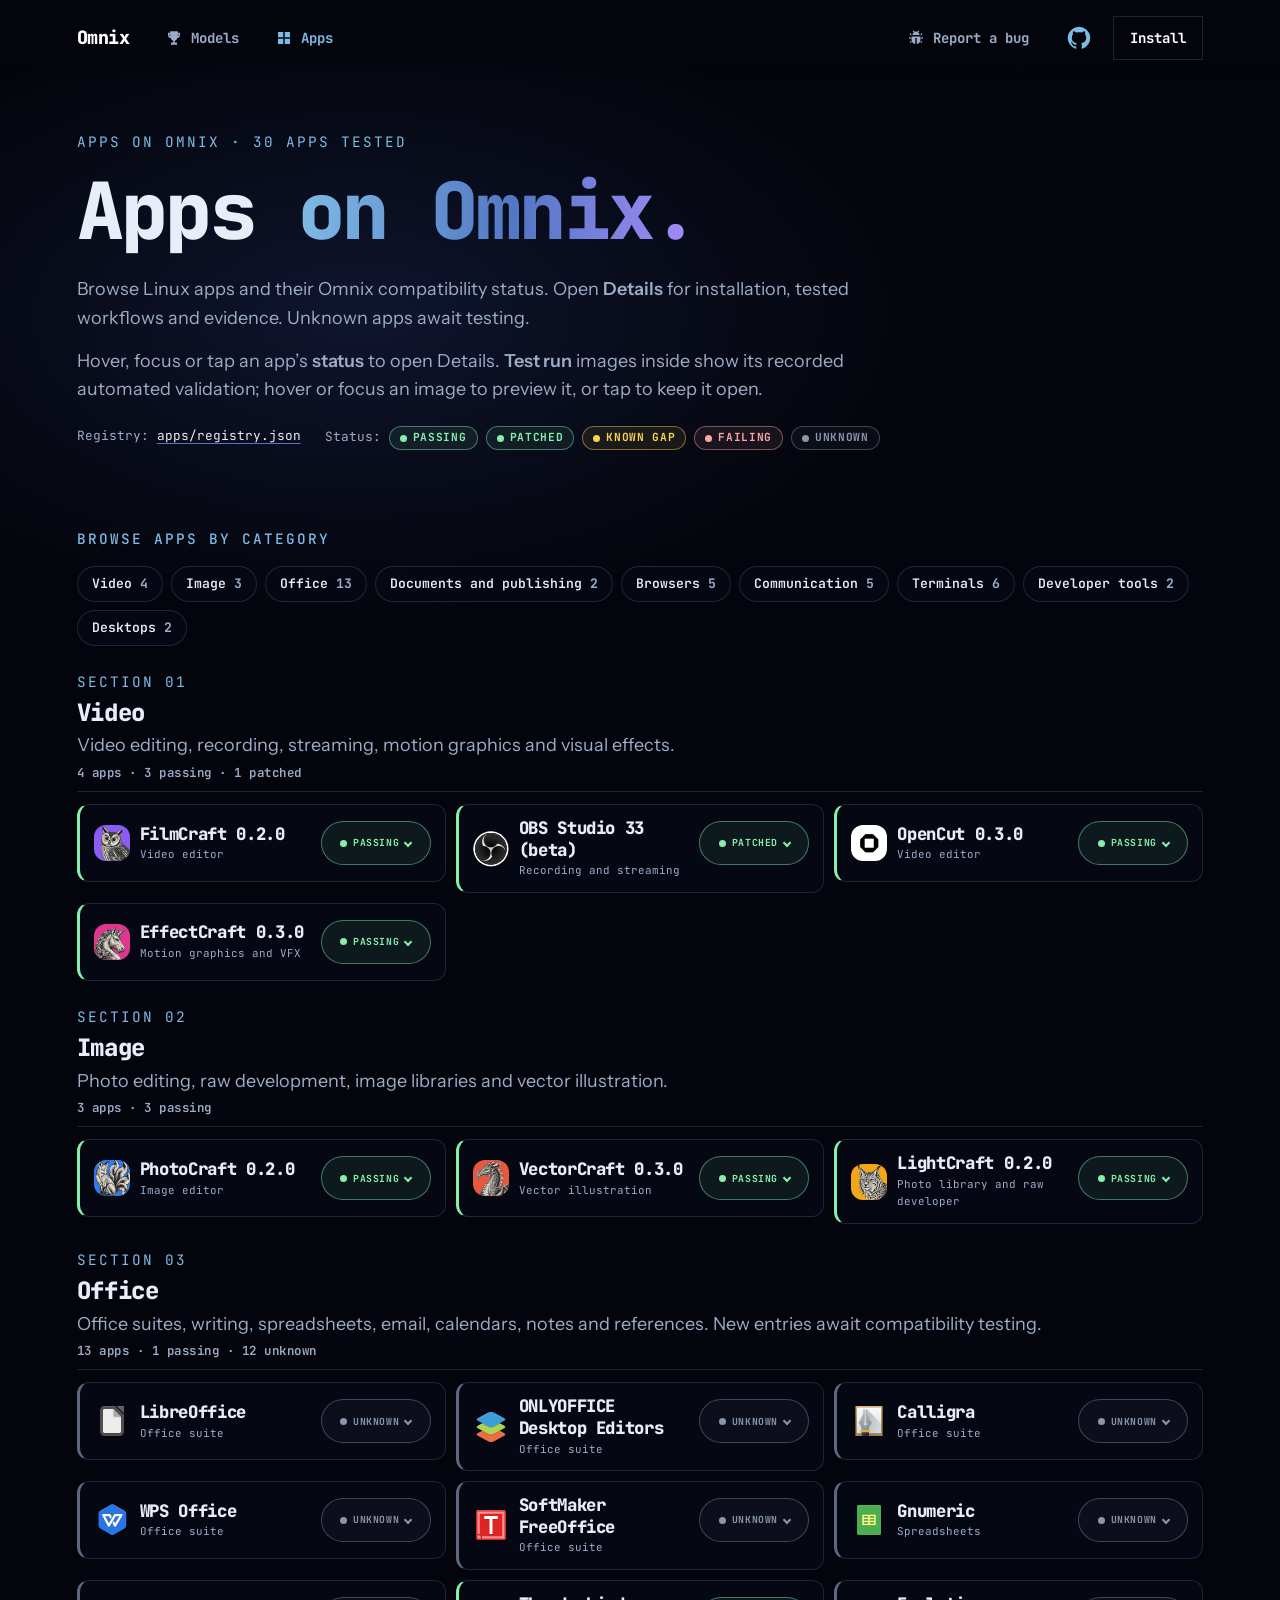
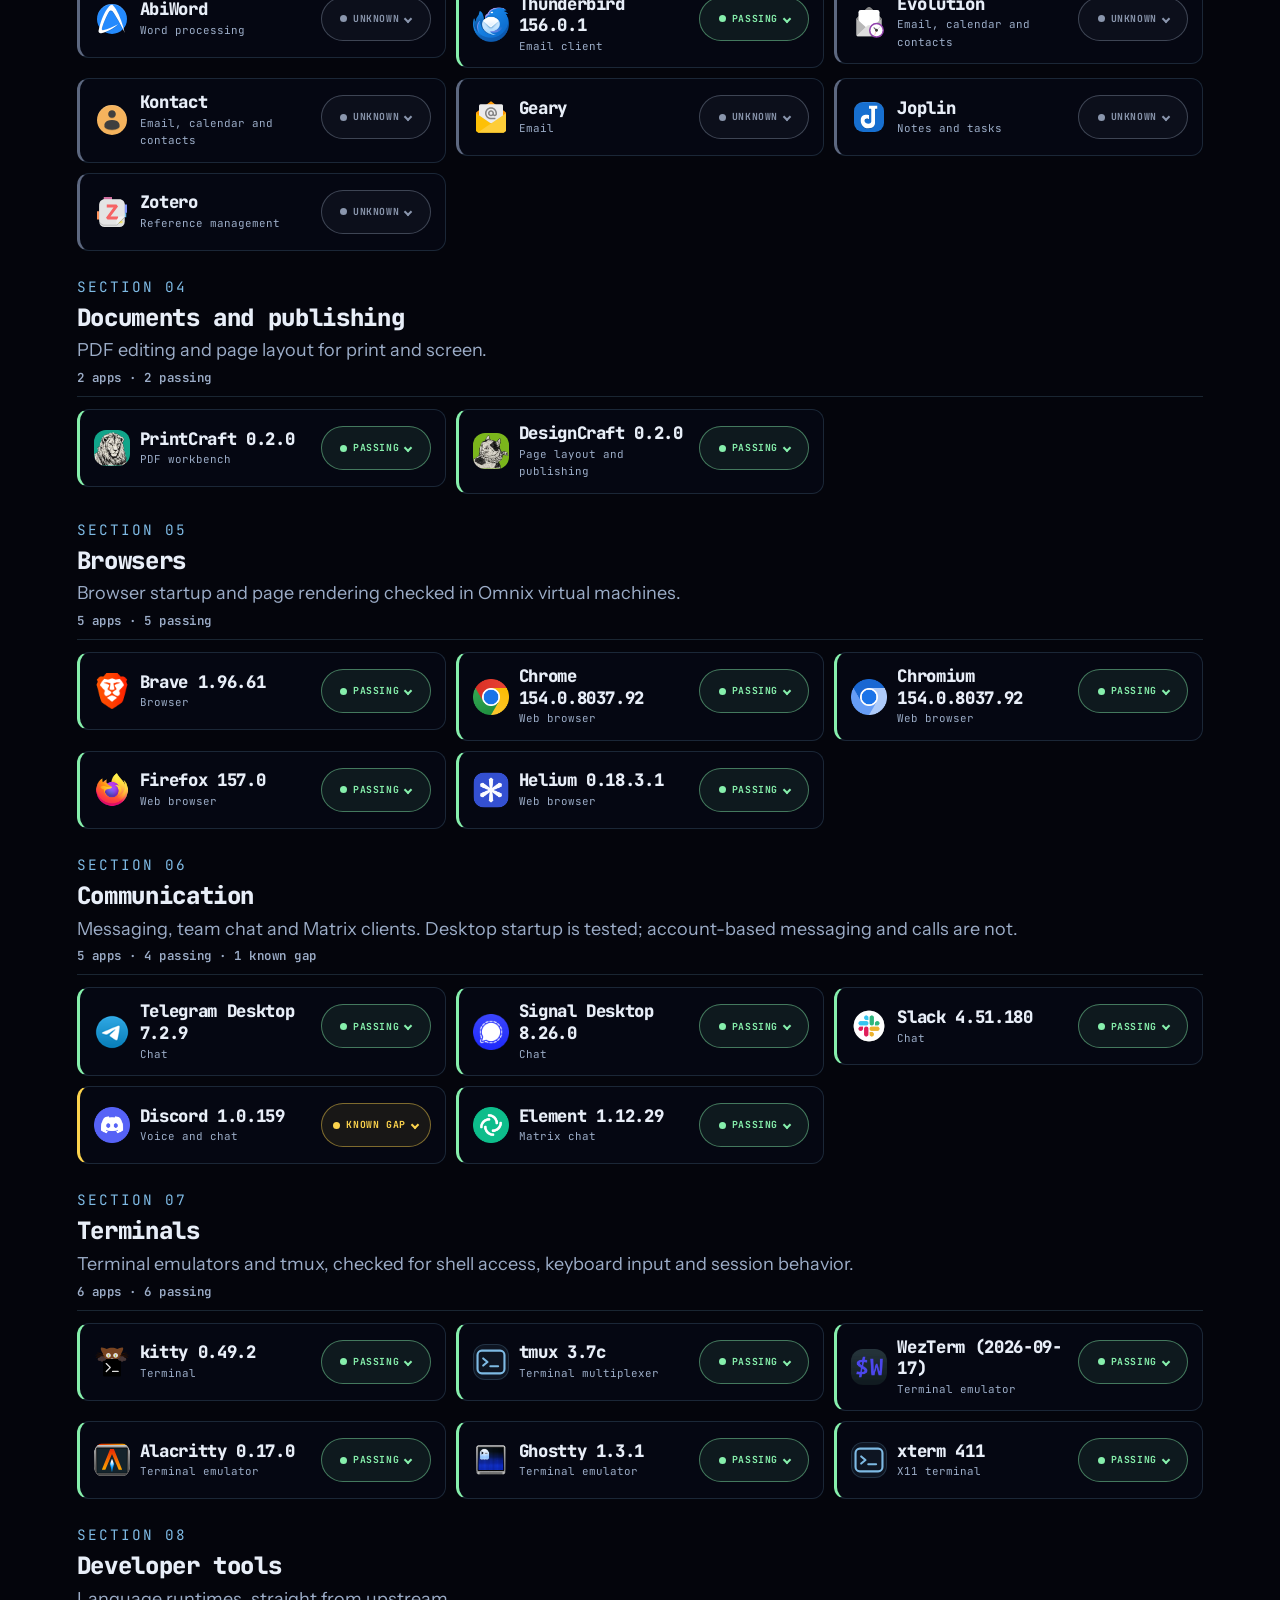
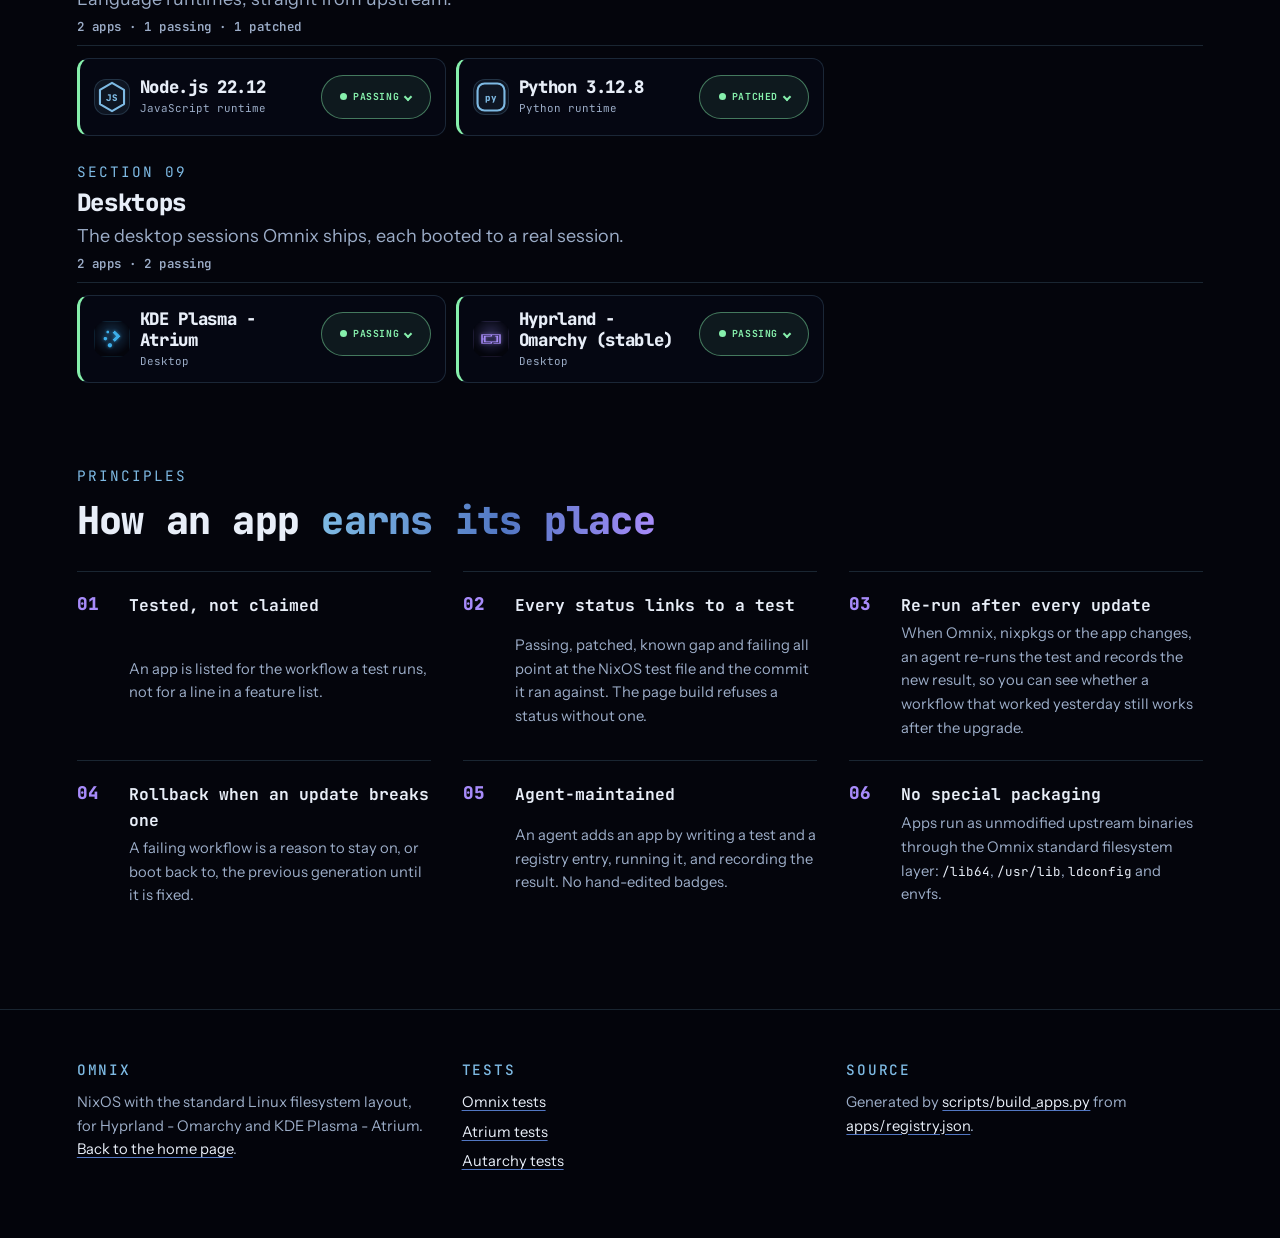
<file: apps/index.html>
<!doctype html>
<html lang="en">
<head>
<meta charset="utf-8">
<meta name="viewport" content="width=device-width, initial-scale=1, viewport-fit=cover">
<meta name="color-scheme" content="dark">
<!-- Generated by scripts/build_apps.py from apps/registry.json and scripts/apps_template.html. Edit the template, not this file. -->
<title>Linux apps and compatibility on Omnix | Omnix</title>
<meta name="description" content="Linux apps for Omnix, with installation snippets, compatibility status and recorded test evidence. Includes office suites, email, browsers, terminals, video and image tools.">
<link rel="canonical" href="https://www.omnix-linux.com/apps/">
<link rel="icon" type="image/svg+xml" href="../favicon.svg?v=corona-white-ring">
<link rel="icon" type="image/png" sizes="32x32" href="../favicon-32.png?v=corona-white-ring">
<link rel="preload" href="../fonts/jetbrains-mono-latin.woff2" as="font" type="font/woff2" crossorigin>
<link rel="preload" href="../fonts/instrument-sans-latin.woff2" as="font" type="font/woff2" crossorigin>
<style>
@font-face {
  font-family: 'Instrument Sans'; font-style: normal; font-weight: 400 600; font-stretch: 100%; font-display: swap;
  src: url(../fonts/instrument-sans-latin.woff2) format('woff2');
  unicode-range: U+0000-00FF, U+0131, U+0152-0153, U+02BB-02BC, U+02C6, U+02DA, U+02DC, U+0304, U+0308, U+0329, U+2000-206F, U+20AC, U+2122, U+2191, U+2193, U+2212, U+2215, U+FEFF, U+FFFD;
}
@font-face {
  font-family: 'JetBrains Mono'; font-style: normal; font-weight: 400 800; font-display: swap;
  src: url(../fonts/jetbrains-mono-latin.woff2) format('woff2');
  unicode-range: U+0000-00FF, U+0131, U+0152-0153, U+02BB-02BC, U+02C6, U+02DA, U+02DC, U+0304, U+0308, U+0329, U+2000-206F, U+20AC, U+2122, U+2191, U+2193, U+2212, U+2215, U+FEFF, U+FFFD;
}
  :root {
    --void: #04050c; --ink: #e8eef8; --muted: #9cadc8; --ice: #7ebae4; --nix: #5277c3; --violet: #a78bfa;
    --panel: rgba(8, 11, 24, 0.62); --line: rgba(126, 186, 228, 0.18); --ok: #86efac; --amber: #fcd34d; --bad: #fca5a5;
    --font-display: "JetBrains Mono", ui-monospace, "SF Mono", Menlo, Consolas, monospace;
    --font-body: "Instrument Sans", "Segoe UI", system-ui, -apple-system, sans-serif;
    --font-mono: "JetBrains Mono", ui-monospace, "SF Mono", Menlo, Consolas, monospace;
    --step--1: clamp(0.82rem, 0.78rem + 0.15vw, 0.9rem);
    --step-0: clamp(1rem, 0.95rem + 0.25vw, 1.125rem);
    --step-1: clamp(1.25rem, 1.1rem + 0.6vw, 1.5rem);
    --step-2: clamp(1.6rem, 1.25rem + 1.6vw, 2.4rem);
    --step-3: clamp(2rem, 1.4rem + 2.6vw, 3.4rem);
    --header-height: 76px;
    color-scheme: dark;
  }
  *, *::before, *::after { box-sizing: border-box; }
  html { background: var(--void); scroll-padding-top: var(--header-height); }
  body {
    margin: 0; background: var(--void); color: var(--ink); font-family: var(--font-body); font-size: var(--step-0);
    line-height: 1.6; -webkit-font-smoothing: antialiased; overflow-x: hidden;
  }
  body::before {
    content: ""; position: fixed; inset: 0 0 auto; height: 100vh; height: 100lvh; z-index: 0; pointer-events: none;
    background: radial-gradient(ellipse 55% 42% at 28% 35%, #10152f 0%, #080b19 45%, var(--void) 80%);
  }
  [hidden] { display: none !important; }

  /* Header: same nav on the home, Models and Apps pages. The page scrolls under it, so it fades to the void. */
  .site-header { position: fixed; inset: 0 0 auto; z-index: 6; height: var(--header-height); padding-inline: max(16px, 6vw); background: linear-gradient(var(--void) 55%, rgba(4, 5, 12, 0)); }
  .site-nav { max-width: 1240px; height: 100%; margin-inline: auto; display: flex; justify-content: space-between; align-items: center; gap: 8px; }
  .site-nav-links, .site-nav-start { display: flex; align-items: center; gap: 12px; }
  .site-nav-start { gap: 4px; }
  .site-nav a { display: inline-flex; align-items: center; justify-content: center; min-height: 44px; padding: 10px 16px; font-family: var(--font-mono); font-size: .875rem; font-weight: 700; color: #fff; text-decoration: none; white-space: nowrap; }
  .site-nav .nav-home { padding-left: 0; font-family: var(--font-display); font-weight: 800; font-size: 1.15rem; letter-spacing: -0.03em; }
  .site-nav .nav-leaderboard, .site-nav .nav-apps, .site-nav .nav-bug { gap: 8px; color: var(--muted); }
  .nav-leaderboard svg, .nav-apps svg, .nav-bug svg { width: 18px; height: 18px; fill: currentColor; flex: none; }
  .site-nav .nav-leaderboard[aria-current="page"], .site-nav .nav-apps[aria-current="page"] { color: var(--ice); }
  .site-nav .nav-install { border: 1px solid var(--line); border-radius: 0; }
  .site-nav .nav-github { width: 44px; padding: 10px; color: var(--ice); }
  .nav-github svg { width: 24px; height: 24px; fill: currentColor; }
  .site-nav a:hover { color: var(--ice); }
  .site-nav .nav-github:hover { color: var(--violet); }
  .site-nav .nav-install:hover { border-color: var(--ice); }
  .site-nav a:focus-visible { outline: 2px solid var(--ice); outline-offset: 3px; }
  /* Narrow screens: Models, Apps and Report a bug collapse to 44px icon buttons. */
  @media (max-width: 640px) {
    :root { --header-height: 64px; }
    .site-nav-links { gap: 4px; }
    .site-nav-start { gap: 0; }
    .site-nav .nav-home { padding-right: 8px; }
    .site-nav .nav-bug, .site-nav .nav-leaderboard, .site-nav .nav-apps { width: 44px; padding: 10px; }
    .nav-bug span, .nav-leaderboard span, .nav-apps span { display: none; }
    .nav-bug svg, .nav-leaderboard svg, .nav-apps svg { width: 20px; height: 20px; }
  }
  @media (max-width: 400px) { .site-nav .nav-home { font-size: 1rem; } .site-nav .nav-install { padding-inline: 10px; } }
  @media (max-width: 360px) {
    /* 320px: 44 + 4 x 44 + 68 fills the row exactly, so the groups touch (icons keep 10px inner padding). */
    .site-nav, .site-nav-links { gap: 0; }
    .site-nav .nav-home { min-width: 44px; justify-content: flex-start; font-size: .85rem; padding-right: 0; }
    .site-nav .nav-install { padding-inline: 5px; font-size: .8rem; }
  }

  main { position: relative; z-index: 1; padding: calc(var(--header-height) + clamp(24px, 6svh, 72px)) max(16px, 6vw) clamp(56px, 9svh, 120px); }
  .wide { max-width: 1240px; margin-inline: auto; min-width: 0; }
  .eyebrow { font-family: var(--font-mono); font-size: var(--step--1); letter-spacing: 0.14em; text-transform: uppercase; color: var(--ice); }
  h1 { font-family: var(--font-display); font-weight: 800; font-size: clamp(2.3rem, 1.4rem + 4.4vw, 5rem); line-height: 1.04; letter-spacing: -0.035em; margin: 18px 0 22px; text-wrap: balance; }
  h1 em, h2 em { font-style: normal; background: linear-gradient(90deg, var(--ice), var(--nix) 55%, var(--violet)); -webkit-background-clip: text; background-clip: text; color: transparent; }
  h2 { font-family: var(--font-display); font-weight: 800; font-size: var(--step-2); line-height: 1.15; letter-spacing: -0.02em; margin: 12px 0 14px; text-wrap: balance; }
  .lede { color: var(--muted); max-width: 66ch; margin: 0; }
  .lede a, .meta a, footer a, .app a, .principles a { color: var(--ink); text-decoration-color: var(--nix); text-underline-offset: 3px; }
  .lede a:hover, .meta a:hover, footer a:hover, .app a:hover, .principles a:hover { color: var(--ice); }
  .meta { display: flex; flex-wrap: wrap; gap: 6px 24px; margin: 22px 0 0; font-family: var(--font-mono); font-size: .8rem; color: var(--muted); }
  section { margin-top: clamp(56px, 9svh, 104px); }

  .lede + .lede { margin-top: 14px; }
  /* Status badges */
  .badge { display: inline-flex; align-items: center; gap: 6px; padding: 2px 10px; border: 1px solid; border-radius: 999px; font: 700 .7rem/1.6 var(--font-mono); letter-spacing: .06em; text-transform: uppercase; white-space: nowrap; }
  .badge::before { content: ""; width: 7px; height: 7px; border-radius: 50%; background: currentColor; }
  .badge-passing { color: var(--ok); border-color: rgba(134, 239, 172, .45); background: rgba(134, 239, 172, .08); }
  .badge-patched { color: var(--ok); border-color: rgba(134, 239, 172, .45); background: rgba(134, 239, 172, .08); }
  .badge-known-gap { color: var(--amber); border-color: rgba(252, 211, 77, .45); background: rgba(252, 211, 77, .08); }
  .badge-failing { color: var(--bad); border-color: rgba(252, 165, 165, .45); background: rgba(252, 165, 165, .08); }
  .badge-unknown { color: #8a96ad; border-color: rgba(138, 150, 173, .4); background: rgba(138, 150, 173, .06); }

  h2.eyebrow { font-size: var(--step--1); font-weight: 500; margin: 0 0 12px; }
  /* Compact identity rows with one combined status/details control. */
  .apps, .cands { list-style: none; padding: 0; display: grid; grid-template-columns: repeat(auto-fill, minmax(min(100%, 360px), 1fr)); gap: 10px; margin: 18px 0 0; align-items: start; }
  .app { position: relative; min-width: 0; padding: 12px 14px; border: 1px solid var(--line); border-left: 3px solid var(--status, var(--line)); border-radius: 12px; background: var(--panel); }
  .status-passing { --status: var(--ok); }
  .status-patched { --status: var(--ok); }
  .status-known-gap { --status: var(--amber); }
  .status-failing { --status: var(--bad); }
  .status-unknown { --status: #5d6880; }
  .app > .app-head { display: grid; grid-template-columns: 36px minmax(0, 1fr); gap: 10px; align-items: center; min-height: 52px; padding-right: 120px; }
  .app-head .app-icon { width: 36px; height: 36px; }
  .app-head .app-title { min-width: 0; }
  .app-head h3 { font-size: .86rem; overflow-wrap: anywhere; }
  .app-head .app-cat { font-size: .68rem; }
  .app-head .badge { margin-left: auto; }
  .cand > .app-head { grid-template-columns: 36px minmax(0, 1fr) auto; padding-right: 0; }
  .more > summary { position: absolute; top: 16px; right: 14px; min-width: 110px; height: 44px; box-sizing: border-box; cursor: pointer; list-style: none; display: flex; align-items: center; justify-content: center; gap: 6px; padding: 0 9px; font-size: .61rem; }
  .more > summary::-webkit-details-marker { display: none; }
  .more > summary::after { content: ""; width: 6px; height: 6px; border-right: 2px solid currentColor; border-bottom: 2px solid currentColor; transform: rotate(45deg); }
  .more[open] > summary::after, .more > summary[aria-expanded="true"]::after { transform: rotate(225deg); }
  .more > summary:hover { background: rgba(126, 186, 228, .1); }
  .more > summary:focus-visible, .validation-shot:focus-visible { outline: 2px solid var(--ice); outline-offset: 2px; }
  .more-body { display: flex; flex-direction: column; gap: 12px; border-top: 1px solid var(--line); margin-top: 12px; padding-top: 14px; }
  .details-dialog { position: fixed; inset: auto; margin: 0; z-index: 20; box-sizing: border-box; width: min(640px, calc(100vw - 24px)); max-height: calc(100dvh - 32px); overflow: auto; padding: 12px 14px; border: 1px solid rgba(126, 186, 228, .28); border-radius: 12px; background: linear-gradient(135deg, #111827, #0b1020); color: var(--ink); box-shadow: 0 12px 32px rgba(0, 0, 0, .5); }
  .details-dialog:not([hidden]) { animation: details-enter 140ms ease-out; }
  @keyframes details-enter { from { opacity: 0; transform: translateY(-6px); } to { opacity: 1; transform: translateY(0); } }
  @media (prefers-reduced-motion: reduce) { .details-dialog:not([hidden]) { animation: none; } }
  .details-dialog[hidden] { display: none; }
  .details-dialog::backdrop { background: transparent; pointer-events: none; }
  .details-dialog h3 { display: flex; align-items: center; gap: 8px; margin: 0 36px 0 0; font: 600 .78rem/1.5 var(--font-mono); letter-spacing: -.02em; }
  .details-app-icon { width: 20px; height: 20px; border-radius: 5px; flex: none; object-fit: contain; }
  .details-app-icon svg { width: 16px; height: 16px; }
  .details-name { min-width: 0; overflow-wrap: anywhere; }
  .details-dialog .more-body { min-width: 0; gap: 0; border-top: 0; margin-top: 8px; padding-top: 0; }
  .details-dialog .app-desc { font-size: .82rem; line-height: 1.5; color: #becbdd; margin-bottom: 8px; }
  .details-dialog .validation-summary { font-size: .64rem; line-height: 1.6; gap: 2px 8px; margin-bottom: 8px; color: var(--muted); }
  .details-dialog .validation-date { white-space: nowrap; }
  .details-dialog .validation-result::before { content: ""; display: inline-block; width: 4px; height: 4px; margin-right: 5px; border-radius: 50%; background: var(--status, var(--muted)); vertical-align: middle; }
  .details-dialog .gap { font-size: .78rem; margin: 0 0 8px; }
  .details-dialog .evidence-fold { border: 0; border-top: 1px solid rgba(126, 186, 228, .12); border-radius: 0; padding: 0; }
  .details-dialog .evidence-fold > summary { min-height: 44px; font: 600 .84rem var(--font-body); padding: 0 2px; justify-content: space-between; }
  .details-dialog .evidence-fold > summary::before, .details-dialog .evidence-fold[open] > summary::before { content: none; }
  .details-dialog .evidence-fold > summary::after { content: ""; width: 6px; height: 6px; margin-right: 4px; border-right: 1.5px solid var(--muted); border-bottom: 1.5px solid var(--muted); transform: rotate(45deg); }
  .details-dialog .evidence-fold[open] > summary::after { transform: rotate(225deg); }
  .details-dialog .evidence-fold > summary:hover { color: var(--ice); }
  .details-dialog .evidence-fold[open] { padding-bottom: 6px; }
  .details-dialog .evidence-fold > :not(summary) { font-size: .75rem; margin-bottom: 6px; }
  .details-dialog .steps { padding: 6px 0 6px 22px; }
  .details-dialog .evidence { font-size: .75rem; }
  .details-dialog .evidence > div { grid-template-columns: minmax(0, 1fr); gap: 3px; }
  .details-dialog .evidence dd, .details-dialog .evidence dd a, .details-dialog .evidence .check { font-size: inherit; line-height: 1.5; }
  .details-dialog .snip { border-radius: 6px; }

  .details-dialog a { color: var(--ice); }
  .details-dialog .details-close { position: sticky; top: 0; float: right; width: 44px; height: 44px; margin: -10px -10px 0 0; border: 0; border-radius: 8px; background: transparent; color: var(--muted); font-size: 1.1rem; cursor: pointer; }
  .details-close:focus-visible { outline: 2px solid var(--ice); }
  .validation-summary { display: flex; flex-wrap: wrap; gap: 4px 12px; margin: 0; color: var(--ice); font: .72rem/1.6 var(--font-mono); }
  .validation-summary span { color: var(--muted); }
  .evidence-fold { min-width: 0; border: 1px solid var(--line); border-radius: 8px; padding: 0 12px; }
  .evidence-fold > summary, .run-log > summary { cursor: pointer; min-height: 44px; display: flex; align-items: center; gap: 8px; list-style: none; color: var(--ink); font: 600 .76rem var(--font-mono); }
  .evidence-fold > summary::before, .run-log > summary::before { content: "▸"; color: var(--ice); }
  .evidence-fold[open] > summary::before, .run-log[open] > summary::before { content: "▾"; }
  .evidence-fold > summary::-webkit-details-marker, .run-log > summary::-webkit-details-marker { display: none; }
  .evidence-fold > summary:focus-visible, .run-log > summary:focus-visible { outline: 2px solid var(--ice); outline-offset: -2px; }
  .evidence-fold > :not(summary) { margin-bottom: 12px; }
  .validation-caption { color: var(--muted); font-size: .8rem; }
  .details-overview { display: grid; grid-template-columns: minmax(0, 1fr) auto; gap: 10px; align-items: start; }
  .validation-shot { display: grid; gap: 4px; width: 88px; text-align: center; color: var(--muted); text-decoration: none; font: .55rem var(--font-mono); }
  .validation-shot img { width: 88px; height: 56px; object-fit: cover; border: 1px solid var(--line); border-radius: 6px; }
  .validation-shot:hover { color: var(--ice); }
  .test-run-preview { position: fixed; inset: auto; margin: 0; z-index: 30; box-sizing: border-box; padding: 8px; border: 1px solid var(--line); border-radius: 10px; background: #0b1020; color: var(--ink); box-shadow: 0 16px 48px rgba(0, 0, 0, .6); }
  .test-run-preview[hidden] { display: none; }
  .test-run-preview::backdrop { background: transparent; pointer-events: none; }
  .shot-toolbar { display: flex; align-items: center; gap: 8px; min-height: 44px; font: .68rem var(--font-mono); }
  .shot-caption { flex: 1; min-width: 0; overflow: hidden; text-overflow: ellipsis; white-space: nowrap; color: var(--muted); }
  .shot-toolbar a { color: var(--ice); }
  .shot-toolbar button { min-width: 44px; height: 44px; padding: 0 8px; border: 0; border-radius: 6px; background: transparent; color: var(--ice); font: inherit; cursor: pointer; }
  .shot-toolbar button:hover { background: rgba(126, 186, 228, .1); }
  .shot-toolbar button:focus-visible, .shot-toolbar a:focus-visible { outline: 2px solid var(--ice); outline-offset: -2px; }
  .shot-viewport { overflow: auto; border-radius: 4px; background: #000; }
  .shot-viewport img { display: block; max-width: none; margin: auto; }
  @media (max-width: 640px) {
    .app > .app-head { grid-template-columns: 32px minmax(0, 1fr); gap: 8px; padding-right: 98px; }
    .app-head .app-icon { width: 32px; height: 32px; }
    .app > .app-head h3 { font-size: .8rem; }
    .more > summary { min-width: 88px; padding: 0 6px; font-size: .56rem; }
    .details-overview { grid-template-columns: minmax(0, 1fr); gap: 4px; }
    .validation-shot { grid-template-columns: 64px auto; align-items: center; width: fit-content; margin-bottom: 8px; }
    .validation-shot img { width: 64px; height: 40px; }
  }
  /* Sections remain expanded so every app is available for scanning. */
  .sec-index ul { list-style: none; display: flex; flex-wrap: wrap; gap: 8px; padding: 0; margin: 18px 0 0; }
  .chip { display: inline-flex; align-items: center; gap: 8px; min-height: 36px; padding: 4px 14px; border: 1px solid var(--line); border-radius: 999px; background: var(--panel); color: var(--ink); text-decoration: none; font: 600 .82rem var(--font-mono); }
  .chip:hover { border-color: var(--ice); color: var(--ice); }
  .chip:focus-visible { outline: 2px solid var(--ice); outline-offset: 2px; }
  .chip-n { color: var(--muted); font-weight: 700; }
  .app-section { margin-top: 24px; scroll-margin-top: calc(var(--header-height) + 16px); }
  .sec-heading { padding-bottom: 10px; border-bottom: 1px solid var(--line); }
  .sec-head { display: flex; flex-direction: column; gap: 4px; min-width: 0; }
  .sec-title { font-family: var(--font-display); font-weight: 800; font-size: var(--step-1, 1.4rem); line-height: 1.2; letter-spacing: -0.015em; margin: 2px 0 0; }
  .sec-blurb { color: var(--muted); }
  .sec-summary { font: 600 .78rem var(--font-mono); letter-spacing: .04em; color: var(--muted); }
  .sec .apps { margin-top: 12px; }
  .cands-note { color: var(--muted); margin: 20px 0 0; }
  .app-head { display: flex; align-items: center; gap: 14px; flex-wrap: wrap; }
  .app-icon { flex: none; width: 48px; height: 48px; border-radius: 12px; object-fit: contain; }
  .app-icon-svg { display: grid; place-items: center; color: var(--ice); background: rgba(126, 186, 228, .08); border: 1px solid var(--line); }
  .app-icon-svg svg { width: 34px; height: 34px; }
  .app-title { flex: 1 1 160px; min-width: 0; }
  .app h3 { margin: 0; font-family: var(--font-display); font-weight: 800; font-size: 1.08rem; line-height: 1.25; letter-spacing: -0.02em; }
  .app-head .badge { margin-left: auto; }
  .app-cat { margin: 2px 0 0; font-family: var(--font-mono); font-size: .76rem; color: var(--muted); }
  .app-desc { margin: 0; color: var(--muted); }
  .term { background: rgba(4, 5, 12, .55); border: 1px solid var(--line); border-radius: 12px; font-family: var(--font-mono); font-size: clamp(0.74rem, 0.7rem + 0.2vw, 0.84rem); line-height: 1.6; overflow: hidden; }
  .term-bar { display: flex; gap: 7px; padding: 10px 14px; border-bottom: 1px solid var(--line); align-items: center; }
  .term-bar i { width: 10px; height: 10px; border-radius: 50%; background: rgba(156, 173, 200, 0.3); flex: none; }
  .term-bar b { margin-left: 8px; font-weight: 500; color: var(--muted); font-size: 0.92em; min-width: 0; overflow: hidden; text-overflow: ellipsis; white-space: nowrap; }
  .steps { margin: 0; padding: 14px 16px 14px 44px; display: grid; gap: 6px; color: var(--violet); }
  .steps li::marker { font-weight: 700; }
  .steps code { color: var(--ink); font: inherit; overflow-wrap: anywhere; }
  .gap { margin: 0; padding: 12px 14px; border: 1px solid rgba(252, 211, 77, .35); border-radius: 10px; background: rgba(252, 211, 77, .05); color: var(--muted); font-size: .88rem; }
  .gap strong { display: block; color: var(--amber); font: 700 .72rem var(--font-mono); letter-spacing: .1em; text-transform: uppercase; margin-bottom: 2px; }
  .evidence { margin: 0; display: grid; gap: 10px; }
  .evidence > div { display: grid; grid-template-columns: 9.5rem minmax(0, 1fr); gap: 4px 14px; }
  .evidence dt { font-family: var(--font-mono); font-size: .72rem; letter-spacing: .1em; text-transform: uppercase; color: var(--ice); padding-top: 3px; }
  .evidence dd { margin: 0; min-width: 0; font-size: .9rem; color: var(--muted); overflow-wrap: anywhere; }
  .evidence dd a { font-family: var(--font-mono); font-size: .84rem; }
  .evidence .check { display: block; font-family: var(--font-mono); font-size: .78rem; color: var(--muted); }
  .evidence .notes { display: block; margin-top: 4px; }
  .evidence .log { margin: 6px 0 0; padding: 10px 12px; max-height: 12rem; overflow: auto; white-space: pre; font: .76rem/1.5 var(--font-mono); color: var(--muted); background: rgba(4, 5, 12, .6); border: 1px solid var(--line); border-radius: 8px; }
  @media (max-width: 520px) { .evidence > div { grid-template-columns: minmax(0, 1fr); } }
  .snip { margin-top: auto; min-width: 0; }
  .snip-head { display: flex; align-items: center; justify-content: space-between; gap: 12px; margin-bottom: 6px; }
  .snip-head span { color: var(--ice); font: .72rem var(--font-mono); letter-spacing: .1em; text-transform: uppercase; }
  .snip pre { margin: 0; padding: 12px 14px; overflow-x: auto; white-space: pre; font: .78rem/1.6 var(--font-mono); color: var(--ink); background: rgba(4, 5, 12, .6); border: 1px solid var(--line); border-radius: 10px; }
  .copy { font: 700 .72rem var(--font-mono); letter-spacing: .04em; min-height: 44px; min-width: 64px; padding: 4px 14px; border-radius: 999px; border: 1px solid var(--line); background: transparent; color: var(--ink); cursor: pointer; }
  .copy:hover { border-color: var(--ice); }
  .copy:focus-visible { outline: 2px solid var(--ice); outline-offset: 2px; }
  .copy[data-state="copied"] { color: var(--ok); border-color: rgba(134, 239, 172, .5); }
  .copy[data-state="failed"] { color: var(--bad); }

  .cand { border-style: dashed; border-left-style: solid; }
  .app-shot { margin: 0; border: 1px solid var(--line); border-radius: 10px; overflow: hidden; background: #000; }
  .app-shot img { display: block; width: 100%; height: auto; }
  .app-shot figcaption { padding: 6px 10px; font: .7rem var(--font-mono); color: var(--muted); background: rgba(4, 5, 12, .7); border-top: 1px solid var(--line); }
  .dist { margin: 0; font: .74rem/1.6 var(--font-mono); color: var(--muted); }
  .dist a { color: var(--ink); text-decoration-color: var(--nix); text-underline-offset: 3px; }
  .dist a:hover { color: var(--ice); }
  .dist a, .dist span { white-space: nowrap; }
  .dist .dist-ok { color: var(--ok); }
  .dist .dist-warn { color: var(--amber); }

  /* Principles */
  .principles { list-style: none; counter-reset: p; padding: 0; margin: 28px 0 0; display: grid; grid-template-columns: repeat(auto-fill, minmax(min(100%, 340px), 1fr)); gap: 0 32px; }
  .principles li { counter-increment: p; display: grid; grid-template-columns: 3rem minmax(0, 1fr); gap: 4px; padding: 20px 0; border-top: 1px solid var(--line); }
  .principles li::before { content: counter(p, decimal-leading-zero); grid-row: span 2; font: 800 1.1rem var(--font-mono); color: var(--violet); }
  .principles strong { font-family: var(--font-display); font-size: 1.02rem; }
  .principles p { margin: 0; color: var(--muted); font-size: .92rem; }
  .principles code { font-family: var(--font-mono); font-size: .85em; color: var(--ink); }

  footer { position: relative; z-index: 1; padding-inline: max(16px, 6vw); padding-block: 48px 64px; border-top: 1px solid var(--line); background: rgba(4, 5, 12, 0.82); }
  .foot { max-width: 1240px; margin-inline: auto; display: grid; gap: 28px; grid-template-columns: repeat(auto-fit, minmax(220px, 1fr)); }
  .foot h4 { margin: 0 0 10px; font-family: var(--font-mono); font-size: var(--step--1); letter-spacing: 0.12em; text-transform: uppercase; color: var(--ice); font-weight: 500; }
  .foot p, .foot li { margin: 0; color: var(--muted); font-size: 0.92rem; }
  .foot ul { list-style: none; padding: 0; margin: 0; display: grid; gap: 6px; }
</style>
</head>
<body>
<header class="site-header">
  <nav class="site-nav" aria-label="Main navigation">
    <div class="site-nav-start">
      <a class="nav-home" href="../">Omnix</a>
      <a class="nav-leaderboard" href="../benchmarks/" title="AI models, benchmarks and routing" aria-label="Models"><svg viewBox="0 0 24 24" aria-hidden="true" focusable="false"><path d="M7 3h10v2h3v3a4 4 0 0 1-3.6 4A5 5 0 0 1 13 15.9V18h3v3H8v-3h3v-2.1A5 5 0 0 1 7.6 12 4 4 0 0 1 4 8V5h3V3zm0 4H6v1a2 2 0 0 0 1 1.7V7zm10 0v2.7A2 2 0 0 0 18 8V7h-1z"/></svg><span>Models</span></a>
      <a class="nav-apps" href="./" aria-current="page" title="Apps tested on Omnix" aria-label="Apps"><svg viewBox="0 0 24 24" aria-hidden="true" focusable="false"><path d="M4 4h7v7H4zm9 0h7v7h-7zM4 13h7v7H4zm9 0h7v7h-7z"/></svg><span>Apps</span></a>
    </div>
    <div class="site-nav-links">
      <a class="nav-bug" href="../#bugs" title="Report a bug" aria-label="Report a bug"><svg viewBox="0 0 24 24" aria-hidden="true" focusable="false"><path d="M9 4.5 7.6 3.1l1.1-1.1L10.4 3.7a5 5 0 0 1 3.2 0L15.3 2l1.1 1.1L15 4.5A4.9 4.9 0 0 1 16.9 8H7.1A4.9 4.9 0 0 1 9 4.5zM6 10h12v4a6 6 0 0 1-5 5.9V12h-2v7.9A6 6 0 0 1 6 14v-4zm-3 1h2v2H3v-2zm16 0h2v2h-2v-2zM3.6 17l1.6-1 1 1.7-1.6 1-1-1.7zm15.2-1 1.6 1-1 1.7-1.6-1 1-1.7zM3.6 7.3l1-1.7 1.6 1-1 1.7-1.6-1zm14.2-.7 1.6-1 1 1.7-1.6 1-1-1.7z"/></svg><span>Report a bug</span></a>
      <a class="nav-github" href="https://github.com/Omnix-Linux" aria-label="Omnix on GitHub" title="Omnix on GitHub"><svg viewBox="0 0 24 24" aria-hidden="true" focusable="false"><path d="M12 .75a11.25 11.25 0 0 0-3.558 21.923c.563.104.768-.244.768-.542 0-.267-.01-.975-.015-1.914-3.13.68-3.79-1.508-3.79-1.508-.512-1.302-1.25-1.65-1.25-1.65-1.022-.699.077-.685.077-.685 1.13.08 1.725 1.16 1.725 1.16 1.005 1.722 2.638 1.225 3.28.937.102-.729.394-1.225.716-1.507-2.499-.285-5.126-1.25-5.126-5.565 0-1.23.44-2.235 1.16-3.023-.117-.285-.503-1.43.11-2.98 0 0 .945-.303 3.094 1.154A10.79 10.79 0 0 1 12 6.172c.956.005 1.92.129 2.819.378 2.147-1.457 3.09-1.154 3.09-1.154.615 1.55.23 2.695.113 2.98.723.788 1.158 1.793 1.158 3.023 0 4.327-2.631 5.277-5.138 5.556.404.349.764 1.034.764 2.084 0 1.505-.014 2.719-.014 3.088 0 .3.203.65.774.54A11.25 11.25 0 0 0 12 .75Z"/></svg></a>
      <a class="nav-install" href="../#install">Install</a>
    </div>
  </nav>
</header>

<main>
  <div class="wide">
    <div class="eyebrow">Apps on Omnix · 30 apps tested</div>
    <h1>Apps <em>on Omnix.</em></h1>
    <p class="lede">Browse Linux apps and their Omnix compatibility status. Open <strong>Details</strong> for installation, tested workflows and evidence. Unknown apps await testing.</p>
    <p class="lede disclosure-help">Hover, focus or tap an app’s <strong>status</strong> to open Details. <strong>Test run</strong> images inside show its recorded automated validation; hover or focus an image to preview it, or tap to keep it open.</p>
    <p class="meta"><span>Registry: <a href="https://github.com/Omnix-Linux/omnix-linux.github.io/blob/main/apps/registry.json">apps/registry.json</a></span><span class="legend">Status: <span class="badge badge-passing">Passing</span> <span class="badge badge-patched">Patched</span> <span class="badge badge-known-gap">Known gap</span> <span class="badge badge-failing">Failing</span> <span class="badge badge-unknown">Unknown</span></span></p>

    <section aria-labelledby="lineup">
      <h2 id="lineup" class="eyebrow">Browse apps by category</h2>
      <nav class="sec-index" aria-label="App sections">
        <ul>
        <li><a class="chip" href="#section-video">Video <span class="chip-n">4</span></a></li>
        <li><a class="chip" href="#section-image">Image <span class="chip-n">3</span></a></li>
        <li><a class="chip" href="#section-office">Office <span class="chip-n">13</span></a></li>
        <li><a class="chip" href="#section-documents">Documents and publishing <span class="chip-n">2</span></a></li>
        <li><a class="chip" href="#section-browsers">Browsers <span class="chip-n">5</span></a></li>
        <li><a class="chip" href="#section-communication">Communication <span class="chip-n">5</span></a></li>
        <li><a class="chip" href="#section-terminals">Terminals <span class="chip-n">6</span></a></li>
        <li><a class="chip" href="#section-developer">Developer tools <span class="chip-n">2</span></a></li>
        <li><a class="chip" href="#section-desktops">Desktops <span class="chip-n">2</span></a></li>
        </ul>
      </nav>
      <section class="app-section" id="section-video" aria-labelledby="section-video-title">
        <div class="sec">
          <div class="sec-heading">
            <span class="sec-head">
              <span class="eyebrow">Section 01</span>
              <h3 class="sec-title" id="section-video-title">Video</h3>
              <span class="sec-blurb">Video editing, recording, streaming, motion graphics and visual effects.</span>
              <span class="sec-summary">4 apps · 3 passing · 1 patched</span>
            </span>
          </div>
        <div class="apps">
<article class="app status-passing" id="filmcraft">
  <header class="app-head">
    <img class="app-icon" src="../assets/app-icons/filmcraft.webp" alt="" width="48" height="48" loading="lazy" decoding="async">
    <div class="app-title"><h3>FilmCraft 0.2.0</h3><p class="app-cat">Video editor</p></div>
  </header>
  <details class="more">
    <summary class="badge badge-passing" aria-label="Passing — Details for FilmCraft 0.2.0"><span>Passing</span></summary>
    <div class="more-body">
      <div class="details-overview"><div>
      <p class="app-desc">ArtCraft&#x27;s native Rust video editor, run from its unmodified GitHub release.</p>

      <p class="validation-summary"><span class="validation-result">Passing</span><span class="validation-date">Tested <time datetime="2026-10-06">2026-10-06</time></span><span>x86_64-linux</span></p>
      </div><a class="validation-shot" href="../assets/app-shots/filmcraft.webp" aria-label="View automated test run screenshot for FilmCraft 0.2.0"><img src="../assets/app-shots/filmcraft.webp" alt="FilmCraft 0.2.0 running during its automated Omnix test" width="88" height="56" loading="lazy" decoding="async"><span>Test run ↗</span></a></div>
      <details class="evidence-fold" open>
        <summary>Package source</summary>
        <p class="dist" title="Checked 2026-10-06"><a href="https://github.com/storytold/filmcraft/releases/tag/v0.2.0">GitHub release v0.2.0</a> · <span class="dist-ok">SHA-256 checksums</span> · <span class="dist-warn">Not attested</span> · <span>Apache-2.0</span> · <a href="https://getartcraft.com/apps/filmcraft">Website</a></p>
      </details>
      <details class="evidence-fold">
        <summary>Install</summary>
        <div class="snip">
          <div class="snip-head"><span>Download from GitHub and verify</span><button class="copy" type="button" data-copy="snip-filmcraft">Copy</button></div>
          <pre id="snip-filmcraft">curl -fsSLO https://github.com/storytold/filmcraft/releases/download/v0.2.0/filmcraft-0.2.0-linux-x86_64.tar.gz
curl -fsSL https://github.com/storytold/filmcraft/releases/download/v0.2.0/SHA256SUMS.txt \
  | grep linux-x86_64.tar.gz | sha256sum -c -
sudo mkdir -p /opt/filmcraft &amp;&amp; sudo tar -xzf filmcraft-0.2.0-linux-x86_64.tar.gz -C /opt/filmcraft --strip-components=1</pre>
        </div>
      </details>
      <details class="evidence-fold"><summary>Verified workflow</summary><ol class="steps"><li><code>Fetch filmcraft-0.2.0-linux-x86_64.tar.gz from the GitHub release, pinned to the sha256 in its SHA256SUMS.txt</code></li><li><code>filmcraft-cli --version and filmcraft --version report 0.2.0</code></li><li><code>Start FilmCraft in an X11 session through the Omnix FHS layer (no repackaging)</code></li><li><code>Its main window maps and the app is still running 10 s later</code></li><li><code>Take a screenshot of the editor</code></li></ol></details>
      <details class="evidence-fold">
        <summary>Validation details</summary>
        <dl class="evidence">
          <div><dt>Test</dt><dd><a href="https://github.com/Omnix-Linux/Omnix/blob/3f1ce17/tests/apps-gui.nix">Omnix-Linux/Omnix/tests/apps-gui.nix</a><code class="check">nix build github:Omnix-Linux/Omnix#checks.x86_64-linux.app-filmcraft</code></dd></div>
          <div><dt>Last run</dt><dd><span class="badge badge-passing">Passing</span> on 2026-10-06<span class="notes">Revision: <code>Omnix-Linux/Omnix@3f1ce17</code></span><span class="notes">Fresh NixOS VM run (nix build .#checks.x86_64-linux.app-filmcraft) on the Omnix base with its desktop library preset; the screenshot above is from this run. Test in Omnix main (Omnix-Linux/Omnix#6).</span><details class="run-log"><summary>Test log</summary><pre class="log">must succeed: /opt/filmcraft/bin/filmcraft-cli --version | grep -q &#x27;filmcraft-cli 0.2.0&#x27;
must succeed: /opt/filmcraft/bin/filmcraft --version | grep -q &#x27;filmcraft 0.2.0&#x27;
window: FilmCraft
must succeed: systemctl is-active filmcraft
test script finished in 28.79s</pre></details></dd></div>
        </dl>
<p class="validation-caption">Automated test run in an Omnix virtual machine. <a href="../assets/app-shots/filmcraft.webp">View the recorded screenshot</a>.</p>
      </details>
    </div>
  </details>
</article>
<article class="app status-patched" id="obs-studio">
  <header class="app-head">
    <img class="app-icon" src="../assets/desktop-icons/com.obsproject.Studio.svg" alt="" width="48" height="48" loading="lazy" decoding="async">
    <div class="app-title"><h3>OBS Studio 33 (beta)</h3><p class="app-cat">Recording and streaming</p></div>
  </header>
  <details class="more">
    <summary class="badge badge-patched" aria-label="Patched — Details for OBS Studio 33 (beta)"><span>Patched</span></summary>
    <div class="more-body">
      <div class="details-overview"><div>
      <p class="app-desc">Screen recording and live streaming. Omnix builds OBS from its own fork&#x27;s master: upstream master plus Omnix&#x27;s fixes, synced from time to time.</p>

      <p class="validation-summary"><span class="validation-result">Patched</span><span class="validation-date">Tested <time datetime="2026-10-06">2026-10-06</time></span><span>x86_64-linux</span></p>
      </div><a class="validation-shot" href="../assets/app-shots/obs.webp" aria-label="View automated test run screenshot for OBS Studio 33 (beta)"><img src="../assets/app-shots/obs.webp" alt="OBS Studio 33 (beta) running during its automated Omnix test" width="88" height="56" loading="lazy" decoding="async"><span>Test run ↗</span></a></div>
      <details class="evidence-fold" open>
        <summary>Package source</summary>
        <p class="dist" title="Checked 2026-10-06"><a href="https://github.com/omnix-apps/obs-studio/commits/master">omnix-apps/obs-studio fork · master</a> · <span>GPL-2.0</span> · <a href="https://obsproject.com">Website</a></p>
      </details>
      <details class="evidence-fold">
        <summary>Install</summary>
        <div class="snip">
          <div class="snip-head"><span>Use Omnix&#x27;s OBS (flake overlay)</span><button class="copy" type="button" data-copy="snip-obs-studio">Copy</button></div>
          <pre id="snip-obs-studio"># flake.nix: inputs.omnix.url = &quot;github:Omnix-Linux/Omnix&quot;;
nixpkgs.overlays = [ omnix.overlays.default ];
programs.obs-studio.enable = true;   # now Omnix&#x27;s OBS from the fork</pre>
        </div>
      </details>
      <details class="evidence-fold"><summary>Verified workflow</summary><ol class="steps"><li><code>Build OBS from omnix-apps/obs-studio master (cb73236): upstream master plus Omnix&#x27;s shutdown and core-module-path fixes</code></li><li><code>obs --version runs</code></li><li><code>Start OBS in an X11 session; OpenGL loads (Mesa llvmpipe in the VM)</code></li><li><code>The main window maps and OBS is still running 15 s later; take a screenshot</code></li><li><code>OBS&#x27;s output shows every core module loading (x264, FFmpeg, PipeWire, X11 capture, browser, ...)</code></li><li><code>Quit OBS through the window manager: it must exit with Result=success and leave no core dump</code></li></ol></details>
      <details class="evidence-fold">
        <summary>Validation details</summary>
        <dl class="evidence">
          <div><dt>Test</dt><dd><a href="https://github.com/Omnix-Linux/Omnix/blob/cfca01d/tests/apps-gui.nix">Omnix-Linux/Omnix/tests/apps-gui.nix</a><code class="check">nix build github:Omnix-Linux/Omnix#checks.x86_64-linux.app-obs</code></dd></div>
          <div><dt>Last run</dt><dd><span class="badge badge-patched">Patched</span> on 2026-10-06<span class="notes">Revision: <code>Omnix-Linux/Omnix@cfca01d</code></span><span class="notes">Fresh NixOS VM run of OBS 33.0.0-beta6 built from omnix-apps/obs-studio master (Omnix-Linux/Omnix#8; the fork now lives in the omnix-apps organization, Omnix-Linux/Omnix#9). The fork carries two Omnix fixes: a guard against a freed core on shutdown (proposed upstream as obsproject/obs-studio#13906), and absolute core module paths on Linux, without which OBS 33 loaded no modules when built by Nix. The test requires every core module to load and a clean exit. The shutdown crash was a race, so a clean exit shows the patched build shuts down correctly; it can&#x27;t prove the race never occurs.</span><details class="run-log"><summary>Test log</summary><pre class="log">OBS 33.0.0-beta6-unstable-2026-10-06 (linux)
Loaded Modules: obs-x264.so obs-ffmpeg.so linux-pipewire.so linux-capture.so obs-browser.so obs-websocket.so ... (24)
window: OBS 33.0.0-beta6-unstable-2026-10-06 - Profile: Untitled - Scenes: Untitled
subtest: quits cleanly
obs unit result: success
test script finished in 39.11s</pre></details></dd></div>
        </dl>
<p class="validation-caption">Automated test run in an Omnix virtual machine. <a href="../assets/app-shots/obs.webp">View the recorded screenshot</a>.</p>
      </details>
    </div>
  </details>
</article>
<article class="app status-passing" id="opencut">
  <header class="app-head">
    <img class="app-icon" src="../assets/app-icons/opencut.webp" alt="" width="48" height="48" loading="lazy" decoding="async">
    <div class="app-title"><h3>OpenCut 0.3.0</h3><p class="app-cat">Video editor</p></div>
  </header>
  <details class="more">
    <summary class="badge badge-passing" aria-label="Passing — Details for OpenCut 0.3.0"><span>Passing</span></summary>
    <div class="more-body">
      <div class="details-overview"><div>
      <p class="app-desc">Open-source browser video editor (Next.js), built from its v0.3.0 source, served locally and opened in Brave.</p>

      <p class="validation-summary"><span class="validation-result">Passing</span><span class="validation-date">Tested <time datetime="2026-10-06">2026-10-06</time></span><span>x86_64-linux</span></p>
      </div><a class="validation-shot" href="../assets/app-shots/opencut.webp" aria-label="View automated test run screenshot for OpenCut 0.3.0"><img src="../assets/app-shots/opencut.webp" alt="OpenCut 0.3.0 running during its automated Omnix test" width="88" height="56" loading="lazy" decoding="async"><span>Test run ↗</span></a></div>
      <details class="evidence-fold" open>
        <summary>Package source</summary>
        <p class="dist" title="Checked 2026-10-06"><a href="https://github.com/OpenCut-app/OpenCut/releases/tag/v0.3.0">GitHub source (tag) · v0.3.0</a> · <span>MIT</span> · <a href="https://opencut.app">Website</a></p>
      </details>
      <details class="evidence-fold">
        <summary>Install</summary>
        <div class="snip">
          <div class="snip-head"><span>Build and run from source</span><button class="copy" type="button" data-copy="snip-opencut">Copy</button></div>
          <pre id="snip-opencut">git clone --branch v0.3.0 https://github.com/OpenCut-app/OpenCut &amp;&amp; cd OpenCut
bun install &amp;&amp; cp apps/web/.env.example apps/web/.env.local
cd apps/web &amp;&amp; bun run build &amp;&amp; bun run start   # then open http://localhost:3000</pre>
        </div>
      </details>
      <details class="evidence-fold"><summary>Verified workflow</summary><ol class="steps"><li><code>Fetch the OpenCut v0.3.0 source tag from GitHub (no Linux binary, AppImage, flake or nixpkgs package exists); bun dependencies pinned by output hash</code></li><li><code>Build the Next.js app offline in Nix (next/font&#x27;s Google Fonts download answered with Next&#x27;s mock hook and the nixpkgs Inter font)</code></li><li><code>Start OpenCut&#x27;s own standalone server on 127.0.0.1:3000 with the upstream .env.example placeholders; /projects returns the app</code></li><li><code>Open /editor in Brave&#x27;s official Linux build in an X11 session (--no-sandbox as root, software GL via SwiftShader since the VM has no GPU)</code></li><li><code>The editor creates a new project and redirects to /editor/&lt;uuid&gt;; the welcome dialog shows</code></li><li><code>Dismiss it: the editor (assets, preview, properties, timeline) shows &quot;Untitled Project&quot;; take a screenshot</code></li></ol></details>
      <details class="evidence-fold">
        <summary>Validation details</summary>
        <dl class="evidence">
          <div><dt>Test</dt><dd><a href="https://github.com/Omnix-Linux/Omnix/blob/3f1ce17/tests/apps-opencut.nix">Omnix-Linux/Omnix/tests/apps-opencut.nix</a><code class="check">nix build github:Omnix-Linux/Omnix#checks.x86_64-linux.app-opencut</code></dd></div>
          <div><dt>Last run</dt><dd><span class="badge badge-passing">Passing</span> on 2026-10-06<span class="notes">Revision: <code>Omnix-Linux/Omnix@3f1ce17</code></span><span class="notes">Fresh NixOS VM run (nix build .#checks.x86_64-linux.app-opencut) on the Omnix base with its desktop preset; the screenshot above is from this run. OpenCut publishes only the web app&#x27;s source (its v0.3.0 release has no assets; nixpkgs has no package; no flake), so the test builds it from source. The editor&#x27;s renderer needs WebGL2 or WebGPU: in the GPU-less VM Brave needs --use-angle=swiftshader --enable-unsafe-swiftshader, without which it shows &quot;Failed to load project&quot;. The editor gates viewports under 1024 px, so the VM screen is 1280x800. Icon: OpenCut&#x27;s own logo (apps/web/public/logos/opencut/icon.svg, MIT). Test in Omnix main (Omnix-Linux/Omnix#6).</span><details class="run-log"><summary>Test log</summary><pre class="log">opencut-web: ✓ Ready in 507ms
window: OpenCut - Brave
&quot;url&quot;: &quot;http://127.0.0.1:3000/editor/ca4914a0-7f1e-45bf-92a5-9ee849c17ec9&quot;
screen text: Welcome to OpenCut Beta!
screen text: Untitled Project
test script finished in 57.35s</pre></details></dd></div>
        </dl>
<p class="validation-caption">Automated test run in an Omnix virtual machine. <a href="../assets/app-shots/opencut.webp">View the recorded screenshot</a>.</p>
      </details>
    </div>
  </details>
</article>
<article class="app status-passing" id="effectcraft">
  <header class="app-head">
    <img class="app-icon" src="../assets/app-icons/effectcraft.webp" alt="" width="48" height="48" loading="lazy" decoding="async">
    <div class="app-title"><h3>EffectCraft 0.3.0</h3><p class="app-cat">Motion graphics and VFX</p></div>
  </header>
  <details class="more">
    <summary class="badge badge-passing" aria-label="Passing — Details for EffectCraft 0.3.0"><span>Passing</span></summary>
    <div class="more-body">
      <div class="details-overview"><div>
      <p class="app-desc">Compositing, motion graphics and visual effects. Run from its unmodified GitHub release.</p>

      <p class="validation-summary"><span class="validation-result">Passing</span><span class="validation-date">Tested <time datetime="2026-10-06">2026-10-06</time></span><span>x86_64-linux</span></p>
      </div><a class="validation-shot" href="../assets/app-shots/effectcraft.webp" aria-label="View automated test run screenshot for EffectCraft 0.3.0"><img src="../assets/app-shots/effectcraft.webp" alt="EffectCraft 0.3.0 running during its automated Omnix test" width="88" height="56" loading="lazy" decoding="async"><span>Test run ↗</span></a></div>
      <details class="evidence-fold" open>
        <summary>Package source</summary>
        <p class="dist" title="Checked 2026-10-06"><a href="https://github.com/storytold/effectcraft/releases/tag/v0.3.0">GitHub release v0.3.0</a> · <span class="dist-ok">SHA-256 checksums</span> · <span class="dist-warn">Not attested</span> · <span>Apache-2.0</span> · <a href="https://getartcraft.com/apps/effectcraft">Website</a></p>
      </details>
      <details class="evidence-fold">
        <summary>Install</summary>
        <div class="snip">
          <div class="snip-head"><span>Download from GitHub and verify</span><button class="copy" type="button" data-copy="snip-effectcraft">Copy</button></div>
          <pre id="snip-effectcraft">curl -fsSLO https://github.com/storytold/effectcraft/releases/download/v0.3.0/effectcraft-0.3.0-linux-x86_64.tar.gz
curl -fsSL https://github.com/storytold/effectcraft/releases/download/v0.3.0/SHA256SUMS.txt \
  | grep linux-x86_64.tar.gz | sha256sum -c -
sudo mkdir -p /opt/effectcraft &amp;&amp; sudo tar -xzf effectcraft-0.3.0-linux-x86_64.tar.gz -C /opt/effectcraft --strip-components=1</pre>
        </div>
      </details>
      <details class="evidence-fold"><summary>Verified workflow</summary><ol class="steps"><li><code>Fetch effectcraft-0.3.0-linux-x86_64.tar.gz from the GitHub release, pinned to the sha256 in its SHA256SUMS.txt</code></li><li><code>effectcraft --version and effectcraft-cli --version report 0.3.0</code></li><li><code>Start EffectCraft in an X11 session through the Omnix FHS layer (no repackaging)</code></li><li><code>Its main window maps and the app is still running 10 s later</code></li><li><code>Take a screenshot</code></li></ol></details>
      <details class="evidence-fold">
        <summary>Validation details</summary>
        <dl class="evidence">
          <div><dt>Test</dt><dd><a href="https://github.com/Omnix-Linux/Omnix/blob/3f1ce17/tests/apps-artcraft.nix">Omnix-Linux/Omnix/tests/apps-artcraft.nix</a><code class="check">nix build github:Omnix-Linux/Omnix#checks.x86_64-linux.app-effectcraft</code></dd></div>
          <div><dt>Last run</dt><dd><span class="badge badge-passing">Passing</span> on 2026-10-06<span class="notes">Revision: <code>Omnix-Linux/Omnix@3f1ce17</code></span><span class="notes">Fresh NixOS VM run (nix build .#checks.x86_64-linux.app-effectcraft); sha256 matched SHA256SUMS.txt; window “EffectCraft - Untitled Project.ecproj”. Test in Omnix main (Omnix-Linux/Omnix#6).</span><details class="run-log"><summary>Test log</summary><pre class="log">subtest: CLI and --version run
(finished: subtest: CLI and --version run, in 0.06 seconds)
subtest: main window appears
(finished: subtest: main window appears, in 16.62 seconds)
test script finished in 31.65s</pre></details></dd></div>
        </dl>
<p class="validation-caption">Automated test run in an Omnix virtual machine. <a href="../assets/app-shots/effectcraft.webp">View the recorded screenshot</a>.</p>
      </details>
    </div>
  </details>
</article>
        </div>
        </div>
      </section>
      <section class="app-section" id="section-image" aria-labelledby="section-image-title">
        <div class="sec">
          <div class="sec-heading">
            <span class="sec-head">
              <span class="eyebrow">Section 02</span>
              <h3 class="sec-title" id="section-image-title">Image</h3>
              <span class="sec-blurb">Photo editing, raw development, image libraries and vector illustration.</span>
              <span class="sec-summary">3 apps · 3 passing</span>
            </span>
          </div>
        <div class="apps">
<article class="app status-passing" id="photocraft">
  <header class="app-head">
    <img class="app-icon" src="../assets/app-icons/photocraft.webp" alt="" width="48" height="48" loading="lazy" decoding="async">
    <div class="app-title"><h3>PhotoCraft 0.2.0</h3><p class="app-cat">Image editor</p></div>
  </header>
  <details class="more">
    <summary class="badge badge-passing" aria-label="Passing — Details for PhotoCraft 0.2.0"><span>Passing</span></summary>
    <div class="more-body">
      <div class="details-overview"><div>
      <p class="app-desc">Layered raster editing in a native Rust app. Run from its unmodified GitHub release.</p>

      <p class="validation-summary"><span class="validation-result">Passing</span><span class="validation-date">Tested <time datetime="2026-10-06">2026-10-06</time></span><span>x86_64-linux</span></p>
      </div><a class="validation-shot" href="../assets/app-shots/photocraft.webp" aria-label="View automated test run screenshot for PhotoCraft 0.2.0"><img src="../assets/app-shots/photocraft.webp" alt="PhotoCraft 0.2.0 running during its automated Omnix test" width="88" height="56" loading="lazy" decoding="async"><span>Test run ↗</span></a></div>
      <details class="evidence-fold" open>
        <summary>Package source</summary>
        <p class="dist" title="Checked 2026-10-06"><a href="https://github.com/storytold/photocraft/releases/tag/v0.2.0">GitHub release v0.2.0</a> · <span class="dist-ok">SHA-256 checksums</span> · <span class="dist-warn">Not attested</span> · <span>Apache-2.0</span> · <a href="https://getartcraft.com/apps/photocraft">Website</a></p>
      </details>
      <details class="evidence-fold">
        <summary>Install</summary>
        <div class="snip">
          <div class="snip-head"><span>Download from GitHub and verify</span><button class="copy" type="button" data-copy="snip-photocraft">Copy</button></div>
          <pre id="snip-photocraft">curl -fsSLO https://github.com/storytold/photocraft/releases/download/v0.2.0/photocraft-0.2.0-linux-x86_64.tar.gz
curl -fsSL https://github.com/storytold/photocraft/releases/download/v0.2.0/SHA256SUMS.txt \
  | grep linux-x86_64.tar.gz | sha256sum -c -
sudo mkdir -p /opt/photocraft &amp;&amp; sudo tar -xzf photocraft-0.2.0-linux-x86_64.tar.gz -C /opt/photocraft --strip-components=1</pre>
        </div>
      </details>
      <details class="evidence-fold"><summary>Verified workflow</summary><ol class="steps"><li><code>Fetch photocraft-0.2.0-linux-x86_64.tar.gz from the GitHub release, pinned to the sha256 in its SHA256SUMS.txt</code></li><li><code>photocraft --version and photocraft-cli --version report 0.2.0</code></li><li><code>Start PhotoCraft in an X11 session through the Omnix FHS layer (no repackaging)</code></li><li><code>Its main window maps and the app is still running 10 s later</code></li><li><code>Take a screenshot</code></li></ol></details>
      <details class="evidence-fold">
        <summary>Validation details</summary>
        <dl class="evidence">
          <div><dt>Test</dt><dd><a href="https://github.com/Omnix-Linux/Omnix/blob/3f1ce17/tests/apps-artcraft.nix">Omnix-Linux/Omnix/tests/apps-artcraft.nix</a><code class="check">nix build github:Omnix-Linux/Omnix#checks.x86_64-linux.app-photocraft</code></dd></div>
          <div><dt>Last run</dt><dd><span class="badge badge-passing">Passing</span> on 2026-10-06<span class="notes">Revision: <code>Omnix-Linux/Omnix@3f1ce17</code></span><span class="notes">Fresh NixOS VM run (nix build .#checks.x86_64-linux.app-photocraft); sha256 matched SHA256SUMS.txt; window “PhotoCraft”. Test in Omnix main (Omnix-Linux/Omnix#6).</span><details class="run-log"><summary>Test log</summary><pre class="log">subtest: CLI and --version run
(finished: subtest: CLI and --version run, in 0.29 seconds)
subtest: main window appears
(finished: subtest: main window appears, in 12.80 seconds)
test script finished in 28.84s</pre></details></dd></div>
        </dl>
<p class="validation-caption">Automated test run in an Omnix virtual machine. <a href="../assets/app-shots/photocraft.webp">View the recorded screenshot</a>.</p>
      </details>
    </div>
  </details>
</article>
<article class="app status-passing" id="vectorcraft">
  <header class="app-head">
    <img class="app-icon" src="../assets/app-icons/vectorcraft.webp" alt="" width="48" height="48" loading="lazy" decoding="async">
    <div class="app-title"><h3>VectorCraft 0.3.0</h3><p class="app-cat">Vector illustration</p></div>
  </header>
  <details class="more">
    <summary class="badge badge-passing" aria-label="Passing — Details for VectorCraft 0.3.0"><span>Passing</span></summary>
    <div class="more-body">
      <div class="details-overview"><div>
      <p class="app-desc">Paths, shapes and type for illustration and logos. Run from its unmodified GitHub release.</p>

      <p class="validation-summary"><span class="validation-result">Passing</span><span class="validation-date">Tested <time datetime="2026-10-06">2026-10-06</time></span><span>x86_64-linux</span></p>
      </div><a class="validation-shot" href="../assets/app-shots/vectorcraft.webp" aria-label="View automated test run screenshot for VectorCraft 0.3.0"><img src="../assets/app-shots/vectorcraft.webp" alt="VectorCraft 0.3.0 running during its automated Omnix test" width="88" height="56" loading="lazy" decoding="async"><span>Test run ↗</span></a></div>
      <details class="evidence-fold" open>
        <summary>Package source</summary>
        <p class="dist" title="Checked 2026-10-06"><a href="https://github.com/storytold/vectorcraft/releases/tag/v0.3.0">GitHub release v0.3.0</a> · <span class="dist-ok">SHA-256 checksums</span> · <span class="dist-warn">Not attested</span> · <span>Apache-2.0</span> · <a href="https://getartcraft.com/apps/vectorcraft">Website</a></p>
      </details>
      <details class="evidence-fold">
        <summary>Install</summary>
        <div class="snip">
          <div class="snip-head"><span>Download from GitHub and verify</span><button class="copy" type="button" data-copy="snip-vectorcraft">Copy</button></div>
          <pre id="snip-vectorcraft">curl -fsSLO https://github.com/storytold/vectorcraft/releases/download/v0.3.0/vectorcraft-0.3.0-linux-x86_64.tar.gz
curl -fsSL https://github.com/storytold/vectorcraft/releases/download/v0.3.0/SHA256SUMS.txt \
  | grep linux-x86_64.tar.gz | sha256sum -c -
sudo mkdir -p /opt/vectorcraft &amp;&amp; sudo tar -xzf vectorcraft-0.3.0-linux-x86_64.tar.gz -C /opt/vectorcraft --strip-components=1</pre>
        </div>
      </details>
      <details class="evidence-fold"><summary>Verified workflow</summary><ol class="steps"><li><code>Fetch vectorcraft-0.3.0-linux-x86_64.tar.gz from the GitHub release, pinned to the sha256 in its SHA256SUMS.txt</code></li><li><code>vectorcraft --version and vectorcraft-cli --version report 0.3.0</code></li><li><code>Start VectorCraft in an X11 session through the Omnix FHS layer (no repackaging)</code></li><li><code>Its main window maps and the app is still running 10 s later</code></li><li><code>Take a screenshot</code></li></ol></details>
      <details class="evidence-fold">
        <summary>Validation details</summary>
        <dl class="evidence">
          <div><dt>Test</dt><dd><a href="https://github.com/Omnix-Linux/Omnix/blob/3f1ce17/tests/apps-artcraft.nix">Omnix-Linux/Omnix/tests/apps-artcraft.nix</a><code class="check">nix build github:Omnix-Linux/Omnix#checks.x86_64-linux.app-vectorcraft</code></dd></div>
          <div><dt>Last run</dt><dd><span class="badge badge-passing">Passing</span> on 2026-10-06<span class="notes">Revision: <code>Omnix-Linux/Omnix@3f1ce17</code></span><span class="notes">Fresh NixOS VM run (nix build .#checks.x86_64-linux.app-vectorcraft); sha256 matched SHA256SUMS.txt; window “VectorCraft”. Test in Omnix main (Omnix-Linux/Omnix#6).</span><details class="run-log"><summary>Test log</summary><pre class="log">subtest: CLI and --version run
(finished: subtest: CLI and --version run, in 0.17 seconds)
subtest: main window appears
(finished: subtest: main window appears, in 12.49 seconds)
test script finished in 27.65s</pre></details></dd></div>
        </dl>
<p class="validation-caption">Automated test run in an Omnix virtual machine. <a href="../assets/app-shots/vectorcraft.webp">View the recorded screenshot</a>.</p>
      </details>
    </div>
  </details>
</article>
<article class="app status-passing" id="lightcraft">
  <header class="app-head">
    <img class="app-icon" src="../assets/app-icons/lightcraft.webp" alt="" width="48" height="48" loading="lazy" decoding="async">
    <div class="app-title"><h3>LightCraft 0.2.0</h3><p class="app-cat">Photo library and raw developer</p></div>
  </header>
  <details class="more">
    <summary class="badge badge-passing" aria-label="Passing — Details for LightCraft 0.2.0"><span>Passing</span></summary>
    <div class="more-body">
      <div class="details-overview"><div>
      <p class="app-desc">Catalogue and develop raw photos. Run from its unmodified GitHub release.</p>

      <p class="validation-summary"><span class="validation-result">Passing</span><span class="validation-date">Tested <time datetime="2026-10-06">2026-10-06</time></span><span>x86_64-linux</span></p>
      </div><a class="validation-shot" href="../assets/app-shots/lightcraft.webp" aria-label="View automated test run screenshot for LightCraft 0.2.0"><img src="../assets/app-shots/lightcraft.webp" alt="LightCraft 0.2.0 running during its automated Omnix test" width="88" height="56" loading="lazy" decoding="async"><span>Test run ↗</span></a></div>
      <details class="evidence-fold" open>
        <summary>Package source</summary>
        <p class="dist" title="Checked 2026-10-06"><a href="https://github.com/storytold/lightcraft/releases/tag/v0.2.0">GitHub release v0.2.0</a> · <span class="dist-ok">SHA-256 checksums</span> · <span class="dist-warn">Not attested</span> · <span>Apache-2.0</span> · <a href="https://getartcraft.com/apps/lightcraft">Website</a></p>
      </details>
      <details class="evidence-fold">
        <summary>Install</summary>
        <div class="snip">
          <div class="snip-head"><span>Download from GitHub and verify</span><button class="copy" type="button" data-copy="snip-lightcraft">Copy</button></div>
          <pre id="snip-lightcraft">curl -fsSLO https://github.com/storytold/lightcraft/releases/download/v0.2.0/lightcraft-0.2.0-linux-x86_64.tar.gz
curl -fsSL https://github.com/storytold/lightcraft/releases/download/v0.2.0/SHA256SUMS.txt \
  | grep linux-x86_64.tar.gz | sha256sum -c -
sudo mkdir -p /opt/lightcraft &amp;&amp; sudo tar -xzf lightcraft-0.2.0-linux-x86_64.tar.gz -C /opt/lightcraft --strip-components=1</pre>
        </div>
      </details>
      <details class="evidence-fold"><summary>Verified workflow</summary><ol class="steps"><li><code>Fetch lightcraft-0.2.0-linux-x86_64.tar.gz from the GitHub release, pinned to the sha256 in its SHA256SUMS.txt</code></li><li><code>lightcraft --version and lightcraft-cli --version report 0.2.0</code></li><li><code>Start LightCraft in an X11 session through the Omnix FHS layer (no repackaging)</code></li><li><code>Its main window maps and the app is still running 10 s later</code></li><li><code>Take a screenshot</code></li></ol></details>
      <details class="evidence-fold">
        <summary>Validation details</summary>
        <dl class="evidence">
          <div><dt>Test</dt><dd><a href="https://github.com/Omnix-Linux/Omnix/blob/3f1ce17/tests/apps-artcraft.nix">Omnix-Linux/Omnix/tests/apps-artcraft.nix</a><code class="check">nix build github:Omnix-Linux/Omnix#checks.x86_64-linux.app-lightcraft</code></dd></div>
          <div><dt>Last run</dt><dd><span class="badge badge-passing">Passing</span> on 2026-10-06<span class="notes">Revision: <code>Omnix-Linux/Omnix@3f1ce17</code></span><span class="notes">Fresh NixOS VM run (nix build .#checks.x86_64-linux.app-lightcraft); sha256 matched SHA256SUMS.txt; window “LightCraft”. Test in Omnix main (Omnix-Linux/Omnix#6).</span><details class="run-log"><summary>Test log</summary><pre class="log">subtest: CLI and --version run
(finished: subtest: CLI and --version run, in 0.18 seconds)
subtest: main window appears
(finished: subtest: main window appears, in 12.90 seconds)
test script finished in 27.68s</pre></details></dd></div>
        </dl>
<p class="validation-caption">Automated test run in an Omnix virtual machine. <a href="../assets/app-shots/lightcraft.webp">View the recorded screenshot</a>.</p>
      </details>
    </div>
  </details>
</article>
        </div>
        </div>
      </section>
      <section class="app-section" id="section-office" aria-labelledby="section-office-title">
        <div class="sec">
          <div class="sec-heading">
            <span class="sec-head">
              <span class="eyebrow">Section 03</span>
              <h3 class="sec-title" id="section-office-title">Office</h3>
              <span class="sec-blurb">Office suites, writing, spreadsheets, email, calendars, notes and references. New entries await compatibility testing.</span>
              <span class="sec-summary">13 apps · 1 passing · 12 unknown</span>
            </span>
          </div>
        <div class="apps">
<article class="app status-unknown" id="libreoffice">
  <header class="app-head">
    <img class="app-icon" src="../assets/desktop-icons/libreoffice.svg" alt="" width="48" height="48" loading="lazy" decoding="async">
    <div class="app-title"><h3>LibreOffice</h3><p class="app-cat">Office suite</p></div>
  </header>
  <details class="more">
    <summary class="badge badge-unknown" aria-label="Unknown — Details for LibreOffice"><span>Unknown</span></summary>
    <div class="more-body">
      <div class="details-overview"><div>
      <p class="app-desc">Writer documents, Calc spreadsheets, Impress presentations, Draw diagrams, Base databases and Math formulas.</p>

      <p class="validation-summary">Not yet validated<span>x86_64-linux</span></p>
      </div></div>
      <details class="evidence-fold" open>
        <summary>Package source</summary>
        <p class="dist" title="Checked 2026-10-07"><a href="https://github.com/NixOS/nixpkgs/blob/c59305bab2065cfecc4944690d9eedbb56f3a9fa/pkgs/applications/office/libreoffice/default.nix">nixpkgs · 26.8.0.3</a> · <span>MPL-2.0 / LGPL-3.0-or-later / Apache-2.0</span> · <a href="https://www.libreoffice.org/">Website</a></p>
      </details>
      <details class="evidence-fold">
        <summary>Install</summary>
        <div class="snip">
          <div class="snip-head"><span>Try with Nix</span><button class="copy" type="button" data-copy="snip-libreoffice">Copy</button></div>
          <pre id="snip-libreoffice">nix shell nixpkgs#libreoffice
libreoffice</pre>
        </div>
      </details>

      <details class="evidence-fold">
        <summary>Validation details</summary>
        <dl class="evidence">
          <div><dt>Test</dt><dd><span>No test yet</span></dd></div>
          <div><dt>Last run</dt><dd>Not run for this page yet. The status appears once a maintainer or agent runs the test and records the result.</dd></div>
        </dl>

      </details>
    </div>
  </details>
</article>
<article class="app status-unknown" id="onlyoffice">
  <header class="app-head">
    <img class="app-icon" src="../assets/desktop-icons/onlyoffice.svg" alt="" width="48" height="48" loading="lazy" decoding="async">
    <div class="app-title"><h3>ONLYOFFICE Desktop Editors</h3><p class="app-cat">Office suite</p></div>
  </header>
  <details class="more">
    <summary class="badge badge-unknown" aria-label="Unknown — Details for ONLYOFFICE Desktop Editors"><span>Unknown</span></summary>
    <div class="more-body">
      <div class="details-overview"><div>
      <p class="app-desc">Desktop editors for documents, spreadsheets, presentations and PDFs.</p>

      <p class="validation-summary">Not yet validated<span>x86_64-linux</span></p>
      </div></div>
      <details class="evidence-fold" open>
        <summary>Package source</summary>
        <p class="dist" title="Checked 2026-10-07"><a href="https://github.com/NixOS/nixpkgs/blob/c59305bab2065cfecc4944690d9eedbb56f3a9fa/pkgs/by-name/on/onlyoffice-desktopeditors/package.nix">nixpkgs · 9.1.0</a> · <span>AGPL-3.0-or-later</span> · <a href="https://www.onlyoffice.com/desktop">Website</a></p>
      </details>
      <details class="evidence-fold">
        <summary>Install</summary>
        <div class="snip">
          <div class="snip-head"><span>Try with Nix</span><button class="copy" type="button" data-copy="snip-onlyoffice">Copy</button></div>
          <pre id="snip-onlyoffice">nix shell nixpkgs#onlyoffice-desktopeditors
onlyoffice-desktopeditors</pre>
        </div>
      </details>

      <details class="evidence-fold">
        <summary>Validation details</summary>
        <dl class="evidence">
          <div><dt>Test</dt><dd><span>No test yet</span></dd></div>
          <div><dt>Last run</dt><dd>Not run for this page yet. The status appears once a maintainer or agent runs the test and records the result.</dd></div>
        </dl>

      </details>
    </div>
  </details>
</article>
<article class="app status-unknown" id="calligra">
  <header class="app-head">
    <img class="app-icon" src="../assets/desktop-icons/calligra.svg" alt="" width="48" height="48" loading="lazy" decoding="async">
    <div class="app-title"><h3>Calligra</h3><p class="app-cat">Office suite</p></div>
  </header>
  <details class="more">
    <summary class="badge badge-unknown" aria-label="Unknown — Details for Calligra"><span>Unknown</span></summary>
    <div class="more-body">
      <div class="details-overview"><div>
      <p class="app-desc">KDE office tools: Words for documents, Sheets for spreadsheets, Stage for presentations and Karbon for vector drawings.</p>

      <p class="validation-summary">Not yet validated<span>x86_64-linux</span></p>
      </div></div>
      <details class="evidence-fold" open>
        <summary>Package source</summary>
        <p class="dist" title="Checked 2026-10-07"><a href="https://github.com/NixOS/nixpkgs/blob/c59305bab2065cfecc4944690d9eedbb56f3a9fa/pkgs/kde/gear/calligra/default.nix">nixpkgs · 26.08.1</a> · <span>BSD-2-Clause / BSD-3-Clause / BSD-3-Clause / BSL-1.0 / CC0-1.0 / CPL-1.0 / GPL-2.0-only / GPL-2.0-or-later / GPL-3.0-only / GPL-3.0-or-later / LGPL-2.0-only / LGPL-2.0-or-later / LGPL-2.1-only / LGPL-2.1-or-later / GPL-3.0-or-later</span> · <a href="https://calligra.org/">Website</a></p>
      </details>
      <details class="evidence-fold">
        <summary>Install</summary>
        <div class="snip">
          <div class="snip-head"><span>Try with Nix</span><button class="copy" type="button" data-copy="snip-calligra">Copy</button></div>
          <pre id="snip-calligra">nix shell nixpkgs#kdePackages.calligra
calligrawords</pre>
        </div>
      </details>

      <details class="evidence-fold">
        <summary>Validation details</summary>
        <dl class="evidence">
          <div><dt>Test</dt><dd><span>No test yet</span></dd></div>
          <div><dt>Last run</dt><dd>Not run for this page yet. The status appears once a maintainer or agent runs the test and records the result.</dd></div>
        </dl>

      </details>
    </div>
  </details>
</article>
<article class="app status-unknown" id="wps-office">
  <header class="app-head">
    <img class="app-icon" src="../assets/desktop-icons/wps-office.svg" alt="" width="48" height="48" loading="lazy" decoding="async">
    <div class="app-title"><h3>WPS Office</h3><p class="app-cat">Office suite</p></div>
  </header>
  <details class="more">
    <summary class="badge badge-unknown" aria-label="Unknown — Details for WPS Office"><span>Unknown</span></summary>
    <div class="more-body">
      <div class="details-overview"><div>
      <p class="app-desc">Writer, Spreadsheets, Presentation and PDF tools for Linux. Proprietary software.</p>

      <p class="validation-summary">Not yet validated<span>x86_64-linux</span></p>
      </div></div>
      <details class="evidence-fold" open>
        <summary>Package source</summary>
        <p class="dist" title="Checked 2026-10-07"><a href="https://github.com/NixOS/nixpkgs/blob/c59305bab2065cfecc4944690d9eedbb56f3a9fa/pkgs/by-name/wp/wpsoffice/package.nix">nixpkgs · 11.1.0.11723</a> · <span>unfree</span> · <a href="https://www.wps.com/office/linux/">Website</a></p>
      </details>
      <details class="evidence-fold">
        <summary>Install</summary>
        <div class="snip">
          <div class="snip-head"><span>Try with Nix</span><button class="copy" type="button" data-copy="snip-wps-office">Copy</button></div>
          <pre id="snip-wps-office">NIXPKGS_ALLOW_UNFREE=1 nix shell --impure nixpkgs#wpsoffice
wps</pre>
        </div>
      </details>

      <details class="evidence-fold">
        <summary>Validation details</summary>
        <dl class="evidence">
          <div><dt>Test</dt><dd><span>No test yet</span></dd></div>
          <div><dt>Last run</dt><dd>Not run for this page yet. The status appears once a maintainer or agent runs the test and records the result.</dd></div>
        </dl>

      </details>
    </div>
  </details>
</article>
<article class="app status-unknown" id="freeoffice">
  <header class="app-head">
    <img class="app-icon" src="../assets/desktop-icons/freeoffice.svg" alt="" width="48" height="48" loading="lazy" decoding="async">
    <div class="app-title"><h3>SoftMaker FreeOffice</h3><p class="app-cat">Office suite</p></div>
  </header>
  <details class="more">
    <summary class="badge badge-unknown" aria-label="Unknown — Details for SoftMaker FreeOffice"><span>Unknown</span></summary>
    <div class="more-body">
      <div class="details-overview"><div>
      <p class="app-desc">TextMaker documents, PlanMaker spreadsheets and Presentations. Proprietary software, free for personal and business use.</p>

      <p class="validation-summary">Not yet validated<span>x86_64-linux</span></p>
      </div></div>
      <details class="evidence-fold" open>
        <summary>Package source</summary>
        <p class="dist" title="Checked 2026-10-07"><a href="https://github.com/NixOS/nixpkgs/blob/c59305bab2065cfecc4944690d9eedbb56f3a9fa/pkgs/applications/office/softmaker/generic.nix">nixpkgs · 2024.1234</a> · <span>unfree</span> · <a href="https://www.freeoffice.com/en/">Website</a></p>
      </details>
      <details class="evidence-fold">
        <summary>Install</summary>
        <div class="snip">
          <div class="snip-head"><span>Try with Nix</span><button class="copy" type="button" data-copy="snip-freeoffice">Copy</button></div>
          <pre id="snip-freeoffice">NIXPKGS_ALLOW_UNFREE=1 nix shell --impure nixpkgs#freeoffice
freeoffice-textmaker</pre>
        </div>
      </details>

      <details class="evidence-fold">
        <summary>Validation details</summary>
        <dl class="evidence">
          <div><dt>Test</dt><dd><span>No test yet</span></dd></div>
          <div><dt>Last run</dt><dd>Not run for this page yet. The status appears once a maintainer or agent runs the test and records the result.</dd></div>
        </dl>

      </details>
    </div>
  </details>
</article>
<article class="app status-unknown" id="gnumeric">
  <header class="app-head">
    <img class="app-icon" src="../assets/desktop-icons/gnumeric.svg" alt="" width="48" height="48" loading="lazy" decoding="async">
    <div class="app-title"><h3>Gnumeric</h3><p class="app-cat">Spreadsheets</p></div>
  </header>
  <details class="more">
    <summary class="badge badge-unknown" aria-label="Unknown — Details for Gnumeric"><span>Unknown</span></summary>
    <div class="more-body">
      <div class="details-overview"><div>
      <p class="app-desc">A standalone spreadsheet application for calculations, data analysis and charts.</p>

      <p class="validation-summary">Not yet validated<span>x86_64-linux</span></p>
      </div></div>
      <details class="evidence-fold" open>
        <summary>Package source</summary>
        <p class="dist" title="Checked 2026-10-07"><a href="https://github.com/NixOS/nixpkgs/blob/c59305bab2065cfecc4944690d9eedbb56f3a9fa/pkgs/by-name/gn/gnumeric/package.nix">nixpkgs · 1.12.61</a> · <span>GPL-2.0-or-later</span> · <a href="https://www.gnumeric.org/">Website</a></p>
      </details>
      <details class="evidence-fold">
        <summary>Install</summary>
        <div class="snip">
          <div class="snip-head"><span>Try with Nix</span><button class="copy" type="button" data-copy="snip-gnumeric">Copy</button></div>
          <pre id="snip-gnumeric">nix shell nixpkgs#gnumeric
gnumeric</pre>
        </div>
      </details>

      <details class="evidence-fold">
        <summary>Validation details</summary>
        <dl class="evidence">
          <div><dt>Test</dt><dd><span>No test yet</span></dd></div>
          <div><dt>Last run</dt><dd>Not run for this page yet. The status appears once a maintainer or agent runs the test and records the result.</dd></div>
        </dl>

      </details>
    </div>
  </details>
</article>
<article class="app status-unknown" id="abiword">
  <header class="app-head">
    <img class="app-icon" src="../assets/desktop-icons/abiword.svg" alt="" width="48" height="48" loading="lazy" decoding="async">
    <div class="app-title"><h3>AbiWord</h3><p class="app-cat">Word processing</p></div>
  </header>
  <details class="more">
    <summary class="badge badge-unknown" aria-label="Unknown — Details for AbiWord"><span>Unknown</span></summary>
    <div class="more-body">
      <div class="details-overview"><div>
      <p class="app-desc">A lightweight standalone word processor for writing and editing documents.</p>

      <p class="validation-summary">Not yet validated<span>x86_64-linux</span></p>
      </div></div>
      <details class="evidence-fold" open>
        <summary>Package source</summary>
        <p class="dist" title="Checked 2026-10-07"><a href="https://github.com/NixOS/nixpkgs/blob/c59305bab2065cfecc4944690d9eedbb56f3a9fa/pkgs/by-name/ab/abiword/package.nix">nixpkgs · 3.0.8</a> · <span>GPL-3.0</span> · <a href="https://gitlab.gnome.org/World/AbiWord/">Website</a></p>
      </details>
      <details class="evidence-fold">
        <summary>Install</summary>
        <div class="snip">
          <div class="snip-head"><span>Try with Nix</span><button class="copy" type="button" data-copy="snip-abiword">Copy</button></div>
          <pre id="snip-abiword">nix shell nixpkgs#abiword
abiword</pre>
        </div>
      </details>

      <details class="evidence-fold">
        <summary>Validation details</summary>
        <dl class="evidence">
          <div><dt>Test</dt><dd><span>No test yet</span></dd></div>
          <div><dt>Last run</dt><dd>Not run for this page yet. The status appears once a maintainer or agent runs the test and records the result.</dd></div>
        </dl>

      </details>
    </div>
  </details>
</article>
<article class="app status-passing" id="thunderbird">
  <header class="app-head">
    <img class="app-icon" src="../assets/desktop-icons/thunderbird.png" alt="" width="48" height="48" loading="lazy" decoding="async">
    <div class="app-title"><h3>Thunderbird 156.0.1</h3><p class="app-cat">Email client</p></div>
  </header>
  <details class="more">
    <summary class="badge badge-passing" aria-label="Passing — Details for Thunderbird 156.0.1"><span>Passing</span></summary>
    <div class="more-body">
      <div class="details-overview"><div>
      <p class="app-desc">Mozilla’s email, calendar and contacts client. The test checks desktop startup as a normal user; account setup and mail delivery are not tested.</p>

      <p class="validation-summary"><span class="validation-result">Passing</span><span class="validation-date">Tested <time datetime="2026-10-07">2026-10-07</time></span><span>x86_64-linux</span></p>
      </div><a class="validation-shot" href="../assets/app-shots/thunderbird.png" aria-label="View automated test run screenshot for Thunderbird 156.0.1"><img src="../assets/app-shots/thunderbird.png" alt="Thunderbird 156.0.1 running during its automated Omnix test" width="88" height="56" loading="lazy" decoding="async"><span>Test run ↗</span></a></div>
      <details class="evidence-fold" open>
        <summary>Package source</summary>
        <p class="dist" title="Checked 2026-10-07"><a href="https://github.com/NixOS/nixpkgs/tree/c59305bab2065cfecc4944690d9eedbb56f3a9fa/pkgs">nixpkgs · 156.0.1</a> · <span>MPL-2.0</span> · <a href="https://www.thunderbird.net/">Website</a></p>
      </details>
      <details class="evidence-fold">
        <summary>Install</summary>
        <div class="snip">
          <div class="snip-head"><span>Try with Nix</span><button class="copy" type="button" data-copy="snip-thunderbird">Copy</button></div>
          <pre id="snip-thunderbird">nix shell nixpkgs#thunderbird
thunderbird</pre>
        </div>
      </details>
      <details class="evidence-fold"><summary>Verified workflow</summary><ol class="steps"><li><code>Launch Thunderbird as a normal user in the Omnix X11 test session</code></li><li><code>Wait for a visible application window</code></li><li><code>Confirm the application remains running and capture its startup screen</code></li><li><code>No external account is used; messaging, calls and mail delivery are outside this check</code></li></ol></details>
      <details class="evidence-fold">
        <summary>Validation details</summary>
        <dl class="evidence">
          <div><dt>Test</dt><dd><a href="https://github.com/Omnix-Linux/Omnix/blob/e9960229758df5eec998d1266f90aff208e99c2d/tests/apps-catalog.nix">Omnix-Linux/Omnix/tests/apps-catalog.nix</a><code class="check">nix build github:Omnix-Linux/Omnix#checks.x86_64-linux.apps-communication</code></dd></div>
          <div><dt>Last run</dt><dd><span class="badge badge-passing">Passing</span> on 2026-10-07<span class="notes">Revision: <code>Omnix-Linux/Omnix@e9960229758df5eec998d1266f90aff208e99c2d</code></span><span class="notes">Fresh Omnix X11 VM as a normal user; native package from the locked nixpkgs revision. Visible desktop startup and an active process were checked. No account sign-in, messages, calls or mail delivery were tested.</span><details class="run-log"><summary>Test log</summary><pre class="log">machine: waiting for success: DISPLAY=:0 xdotool search --onlyvisible --class thunderbird
machine: must succeed: sleep 3; systemctl is-active check-thunderbird
OMNIX-CATALOG-PASS thunderbird (scoped VM assertions)
test script finished in 59.08s</pre></details></dd></div>
        </dl>
<p class="validation-caption">Automated test run in an Omnix virtual machine. <a href="../assets/app-shots/thunderbird.png">View the recorded screenshot</a>.</p>
      </details>
    </div>
  </details>
</article>
<article class="app status-unknown" id="evolution">
  <header class="app-head">
    <img class="app-icon" src="../assets/desktop-icons/evolution.svg" alt="" width="48" height="48" loading="lazy" decoding="async">
    <div class="app-title"><h3>Evolution</h3><p class="app-cat">Email, calendar and contacts</p></div>
  </header>
  <details class="more">
    <summary class="badge badge-unknown" aria-label="Unknown — Details for Evolution"><span>Unknown</span></summary>
    <div class="more-body">
      <div class="details-overview"><div>
      <p class="app-desc">Email, calendars, contacts, memos and tasks in a GNOME productivity client.</p>

      <p class="validation-summary">Not yet validated<span>x86_64-linux</span></p>
      </div></div>
      <details class="evidence-fold" open>
        <summary>Package source</summary>
        <p class="dist" title="Checked 2026-10-07"><a href="https://github.com/NixOS/nixpkgs/blob/c59305bab2065cfecc4944690d9eedbb56f3a9fa/pkgs/by-name/ev/evolution/package.nix">nixpkgs · 3.60.2</a> · <span>LGPL-2.0-or-later</span> · <a href="https://help.gnome.org/evolution/">Website</a></p>
      </details>
      <details class="evidence-fold">
        <summary>Install</summary>
        <div class="snip">
          <div class="snip-head"><span>Try with Nix</span><button class="copy" type="button" data-copy="snip-evolution">Copy</button></div>
          <pre id="snip-evolution">nix shell nixpkgs#evolution
evolution</pre>
        </div>
      </details>

      <details class="evidence-fold">
        <summary>Validation details</summary>
        <dl class="evidence">
          <div><dt>Test</dt><dd><span>No test yet</span></dd></div>
          <div><dt>Last run</dt><dd>Not run for this page yet. The status appears once a maintainer or agent runs the test and records the result.</dd></div>
        </dl>

      </details>
    </div>
  </details>
</article>
<article class="app status-unknown" id="kontact">
  <header class="app-head">
    <img class="app-icon" src="../assets/desktop-icons/kontact.svg" alt="" width="48" height="48" loading="lazy" decoding="async">
    <div class="app-title"><h3>Kontact</h3><p class="app-cat">Email, calendar and contacts</p></div>
  </header>
  <details class="more">
    <summary class="badge badge-unknown" aria-label="Unknown — Details for Kontact"><span>Unknown</span></summary>
    <div class="more-body">
      <div class="details-overview"><div>
      <p class="app-desc">KDE personal information manager integrating email, calendars, contacts and other productivity tools.</p>

      <p class="validation-summary">Not yet validated<span>x86_64-linux</span></p>
      </div></div>
      <details class="evidence-fold" open>
        <summary>Package source</summary>
        <p class="dist" title="Checked 2026-10-07"><a href="https://github.com/NixOS/nixpkgs/blob/c59305bab2065cfecc4944690d9eedbb56f3a9fa/pkgs/kde/gear/kontact/default.nix">nixpkgs · 26.08.1</a> · <span>BSD-3-Clause / CC0-1.0 / GPL-2.0-or-later / LGPL-2.0-only / LGPL-2.0-or-later / MIT</span> · <a href="https://apps.kde.org/kontact/">Website</a></p>
      </details>
      <details class="evidence-fold">
        <summary>Install</summary>
        <div class="snip">
          <div class="snip-head"><span>Try with Nix</span><button class="copy" type="button" data-copy="snip-kontact">Copy</button></div>
          <pre id="snip-kontact">nix shell nixpkgs#kdePackages.kontact
kontact</pre>
        </div>
      </details>

      <details class="evidence-fold">
        <summary>Validation details</summary>
        <dl class="evidence">
          <div><dt>Test</dt><dd><span>No test yet</span></dd></div>
          <div><dt>Last run</dt><dd>Not run for this page yet. The status appears once a maintainer or agent runs the test and records the result.</dd></div>
        </dl>

      </details>
    </div>
  </details>
</article>
<article class="app status-unknown" id="geary">
  <header class="app-head">
    <img class="app-icon" src="../assets/desktop-icons/geary.svg" alt="" width="48" height="48" loading="lazy" decoding="async">
    <div class="app-title"><h3>Geary</h3><p class="app-cat">Email</p></div>
  </header>
  <details class="more">
    <summary class="badge badge-unknown" aria-label="Unknown — Details for Geary"><span>Unknown</span></summary>
    <div class="more-body">
      <div class="details-overview"><div>
      <p class="app-desc">A GNOME email client organized around conversations.</p>

      <p class="validation-summary">Not yet validated<span>x86_64-linux</span></p>
      </div></div>
      <details class="evidence-fold" open>
        <summary>Package source</summary>
        <p class="dist" title="Checked 2026-10-07"><a href="https://github.com/NixOS/nixpkgs/blob/c59305bab2065cfecc4944690d9eedbb56f3a9fa/pkgs/by-name/ge/geary/package.nix">nixpkgs · 46.0</a> · <span>LGPL-2.1-or-later</span> · <a href="https://gitlab.gnome.org/GNOME/geary">Website</a></p>
      </details>
      <details class="evidence-fold">
        <summary>Install</summary>
        <div class="snip">
          <div class="snip-head"><span>Try with Nix</span><button class="copy" type="button" data-copy="snip-geary">Copy</button></div>
          <pre id="snip-geary">nix shell nixpkgs#geary
geary</pre>
        </div>
      </details>

      <details class="evidence-fold">
        <summary>Validation details</summary>
        <dl class="evidence">
          <div><dt>Test</dt><dd><span>No test yet</span></dd></div>
          <div><dt>Last run</dt><dd>Not run for this page yet. The status appears once a maintainer or agent runs the test and records the result.</dd></div>
        </dl>

      </details>
    </div>
  </details>
</article>
<article class="app status-unknown" id="joplin">
  <header class="app-head">
    <img class="app-icon" src="../assets/desktop-icons/joplin.svg" alt="" width="48" height="48" loading="lazy" decoding="async">
    <div class="app-title"><h3>Joplin</h3><p class="app-cat">Notes and tasks</p></div>
  </header>
  <details class="more">
    <summary class="badge badge-unknown" aria-label="Unknown — Details for Joplin"><span>Unknown</span></summary>
    <div class="more-body">
      <div class="details-overview"><div>
      <p class="app-desc">Markdown and rich-text notes, attachments and to-do lists, with optional synchronization.</p>

      <p class="validation-summary">Not yet validated<span>x86_64-linux</span></p>
      </div></div>
      <details class="evidence-fold" open>
        <summary>Package source</summary>
        <p class="dist" title="Checked 2026-10-07"><a href="https://github.com/NixOS/nixpkgs/blob/c59305bab2065cfecc4944690d9eedbb56f3a9fa/pkgs/by-name/jo/joplin-desktop/package.nix">nixpkgs · 3.7.21</a> · <span>AGPL-3.0-or-later</span> · <a href="https://joplinapp.org/">Website</a></p>
      </details>
      <details class="evidence-fold">
        <summary>Install</summary>
        <div class="snip">
          <div class="snip-head"><span>Try with Nix</span><button class="copy" type="button" data-copy="snip-joplin">Copy</button></div>
          <pre id="snip-joplin">nix shell nixpkgs#joplin-desktop
joplin-desktop</pre>
        </div>
      </details>

      <details class="evidence-fold">
        <summary>Validation details</summary>
        <dl class="evidence">
          <div><dt>Test</dt><dd><span>No test yet</span></dd></div>
          <div><dt>Last run</dt><dd>Not run for this page yet. The status appears once a maintainer or agent runs the test and records the result.</dd></div>
        </dl>

      </details>
    </div>
  </details>
</article>
<article class="app status-unknown" id="zotero">
  <header class="app-head">
    <img class="app-icon" src="../assets/desktop-icons/zotero.svg" alt="" width="48" height="48" loading="lazy" decoding="async">
    <div class="app-title"><h3>Zotero</h3><p class="app-cat">Reference management</p></div>
  </header>
  <details class="more">
    <summary class="badge badge-unknown" aria-label="Unknown — Details for Zotero"><span>Unknown</span></summary>
    <div class="more-body">
      <div class="details-overview"><div>
      <p class="app-desc">Collect, organize, annotate and cite research; integrates with LibreOffice for bibliographies.</p>

      <p class="validation-summary">Not yet validated<span>x86_64-linux</span></p>
      </div></div>
      <details class="evidence-fold" open>
        <summary>Package source</summary>
        <p class="dist" title="Checked 2026-10-07"><a href="https://github.com/NixOS/nixpkgs/blob/c59305bab2065cfecc4944690d9eedbb56f3a9fa/pkgs/by-name/zo/zotero/package.nix">nixpkgs · 10.0.2</a> · <span>AGPL-3.0-only</span> · <a href="https://www.zotero.org/">Website</a></p>
      </details>
      <details class="evidence-fold">
        <summary>Install</summary>
        <div class="snip">
          <div class="snip-head"><span>Try with Nix</span><button class="copy" type="button" data-copy="snip-zotero">Copy</button></div>
          <pre id="snip-zotero">nix shell nixpkgs#zotero
zotero</pre>
        </div>
      </details>

      <details class="evidence-fold">
        <summary>Validation details</summary>
        <dl class="evidence">
          <div><dt>Test</dt><dd><span>No test yet</span></dd></div>
          <div><dt>Last run</dt><dd>Not run for this page yet. The status appears once a maintainer or agent runs the test and records the result.</dd></div>
        </dl>

      </details>
    </div>
  </details>
</article>
        </div>
        </div>
      </section>
      <section class="app-section" id="section-documents" aria-labelledby="section-documents-title">
        <div class="sec">
          <div class="sec-heading">
            <span class="sec-head">
              <span class="eyebrow">Section 04</span>
              <h3 class="sec-title" id="section-documents-title">Documents and publishing</h3>
              <span class="sec-blurb">PDF editing and page layout for print and screen.</span>
              <span class="sec-summary">2 apps · 2 passing</span>
            </span>
          </div>
        <div class="apps">
<article class="app status-passing" id="printcraft">
  <header class="app-head">
    <img class="app-icon" src="../assets/app-icons/printcraft.webp" alt="" width="48" height="48" loading="lazy" decoding="async">
    <div class="app-title"><h3>PrintCraft 0.2.0</h3><p class="app-cat">PDF workbench</p></div>
  </header>
  <details class="more">
    <summary class="badge badge-passing" aria-label="Passing — Details for PrintCraft 0.2.0"><span>Passing</span></summary>
    <div class="more-body">
      <div class="details-overview"><div>
      <p class="app-desc">Read, edit and assemble PDFs. Run from its unmodified GitHub release.</p>

      <p class="validation-summary"><span class="validation-result">Passing</span><span class="validation-date">Tested <time datetime="2026-10-06">2026-10-06</time></span><span>x86_64-linux</span></p>
      </div><a class="validation-shot" href="../assets/app-shots/printcraft.webp" aria-label="View automated test run screenshot for PrintCraft 0.2.0"><img src="../assets/app-shots/printcraft.webp" alt="PrintCraft 0.2.0 running during its automated Omnix test" width="88" height="56" loading="lazy" decoding="async"><span>Test run ↗</span></a></div>
      <details class="evidence-fold" open>
        <summary>Package source</summary>
        <p class="dist" title="Checked 2026-10-06"><a href="https://github.com/storytold/printcraft/releases/tag/v0.2.0">GitHub release v0.2.0</a> · <span class="dist-ok">SHA-256 checksums</span> · <span class="dist-warn">Not attested</span> · <span>Apache-2.0</span> · <a href="https://getartcraft.com/apps/printcraft">Website</a></p>
      </details>
      <details class="evidence-fold">
        <summary>Install</summary>
        <div class="snip">
          <div class="snip-head"><span>Download from GitHub and verify</span><button class="copy" type="button" data-copy="snip-printcraft">Copy</button></div>
          <pre id="snip-printcraft">curl -fsSLO https://github.com/storytold/printcraft/releases/download/v0.2.0/printcraft-0.2.0-linux-x86_64.tar.gz
curl -fsSL https://github.com/storytold/printcraft/releases/download/v0.2.0/SHA256SUMS.txt \
  | grep linux-x86_64.tar.gz | sha256sum -c -
sudo mkdir -p /opt/printcraft &amp;&amp; sudo tar -xzf printcraft-0.2.0-linux-x86_64.tar.gz -C /opt/printcraft --strip-components=1</pre>
        </div>
      </details>
      <details class="evidence-fold"><summary>Verified workflow</summary><ol class="steps"><li><code>Fetch printcraft-0.2.0-linux-x86_64.tar.gz from the GitHub release, pinned to the sha256 in its SHA256SUMS.txt</code></li><li><code>printcraft --version and printcraft-cli --version report 0.2.0</code></li><li><code>Start PrintCraft in an X11 session through the Omnix FHS layer (no repackaging)</code></li><li><code>Its main window maps and the app is still running 10 s later</code></li><li><code>Take a screenshot</code></li></ol></details>
      <details class="evidence-fold">
        <summary>Validation details</summary>
        <dl class="evidence">
          <div><dt>Test</dt><dd><a href="https://github.com/Omnix-Linux/Omnix/blob/3f1ce17/tests/apps-artcraft.nix">Omnix-Linux/Omnix/tests/apps-artcraft.nix</a><code class="check">nix build github:Omnix-Linux/Omnix#checks.x86_64-linux.app-printcraft</code></dd></div>
          <div><dt>Last run</dt><dd><span class="badge badge-passing">Passing</span> on 2026-10-06<span class="notes">Revision: <code>Omnix-Linux/Omnix@3f1ce17</code></span><span class="notes">Fresh NixOS VM run (nix build .#checks.x86_64-linux.app-printcraft); sha256 matched SHA256SUMS.txt; window “PrintCraft”. Test in Omnix main (Omnix-Linux/Omnix#6).</span><details class="run-log"><summary>Test log</summary><pre class="log">subtest: CLI and --version run
(finished: subtest: CLI and --version run, in 0.09 seconds)
subtest: main window appears
(finished: subtest: main window appears, in 11.32 seconds)
test script finished in 29.18s</pre></details></dd></div>
        </dl>
<p class="validation-caption">Automated test run in an Omnix virtual machine. <a href="../assets/app-shots/printcraft.webp">View the recorded screenshot</a>.</p>
      </details>
    </div>
  </details>
</article>
<article class="app status-passing" id="designcraft">
  <header class="app-head">
    <img class="app-icon" src="../assets/app-icons/designcraft.webp" alt="" width="48" height="48" loading="lazy" decoding="async">
    <div class="app-title"><h3>DesignCraft 0.2.0</h3><p class="app-cat">Page layout and publishing</p></div>
  </header>
  <details class="more">
    <summary class="badge badge-passing" aria-label="Passing — Details for DesignCraft 0.2.0"><span>Passing</span></summary>
    <div class="more-body">
      <div class="details-overview"><div>
      <p class="app-desc">Lay out pages for print and screen. Run from its unmodified GitHub release.</p>

      <p class="validation-summary"><span class="validation-result">Passing</span><span class="validation-date">Tested <time datetime="2026-10-06">2026-10-06</time></span><span>x86_64-linux</span></p>
      </div><a class="validation-shot" href="../assets/app-shots/designcraft.webp" aria-label="View automated test run screenshot for DesignCraft 0.2.0"><img src="../assets/app-shots/designcraft.webp" alt="DesignCraft 0.2.0 running during its automated Omnix test" width="88" height="56" loading="lazy" decoding="async"><span>Test run ↗</span></a></div>
      <details class="evidence-fold" open>
        <summary>Package source</summary>
        <p class="dist" title="Checked 2026-10-06"><a href="https://github.com/storytold/designcraft/releases/tag/v0.2.0">GitHub release v0.2.0</a> · <span class="dist-ok">SHA-256 checksums</span> · <span class="dist-warn">Not attested</span> · <span>Apache-2.0</span> · <a href="https://getartcraft.com/apps/designcraft">Website</a></p>
      </details>
      <details class="evidence-fold">
        <summary>Install</summary>
        <div class="snip">
          <div class="snip-head"><span>Download from GitHub and verify</span><button class="copy" type="button" data-copy="snip-designcraft">Copy</button></div>
          <pre id="snip-designcraft">curl -fsSLO https://github.com/storytold/designcraft/releases/download/v0.2.0/designcraft-0.2.0-linux-x86_64.tar.gz
curl -fsSL https://github.com/storytold/designcraft/releases/download/v0.2.0/SHA256SUMS.txt \
  | grep linux-x86_64.tar.gz | sha256sum -c -
sudo mkdir -p /opt/designcraft &amp;&amp; sudo tar -xzf designcraft-0.2.0-linux-x86_64.tar.gz -C /opt/designcraft --strip-components=1</pre>
        </div>
      </details>
      <details class="evidence-fold"><summary>Verified workflow</summary><ol class="steps"><li><code>Fetch designcraft-0.2.0-linux-x86_64.tar.gz from the GitHub release, pinned to the sha256 in its SHA256SUMS.txt</code></li><li><code>designcraft --version and designcraft-cli --version report 0.2.0</code></li><li><code>Start DesignCraft in an X11 session through the Omnix FHS layer (no repackaging)</code></li><li><code>Its main window maps and the app is still running 10 s later</code></li><li><code>Take a screenshot</code></li></ol></details>
      <details class="evidence-fold">
        <summary>Validation details</summary>
        <dl class="evidence">
          <div><dt>Test</dt><dd><a href="https://github.com/Omnix-Linux/Omnix/blob/3f1ce17/tests/apps-artcraft.nix">Omnix-Linux/Omnix/tests/apps-artcraft.nix</a><code class="check">nix build github:Omnix-Linux/Omnix#checks.x86_64-linux.app-designcraft</code></dd></div>
          <div><dt>Last run</dt><dd><span class="badge badge-passing">Passing</span> on 2026-10-06<span class="notes">Revision: <code>Omnix-Linux/Omnix@3f1ce17</code></span><span class="notes">Fresh NixOS VM run (nix build .#checks.x86_64-linux.app-designcraft); sha256 matched SHA256SUMS.txt; window “DesignCraft”. Test in Omnix main (Omnix-Linux/Omnix#6).</span><details class="run-log"><summary>Test log</summary><pre class="log">subtest: CLI and --version run
(finished: subtest: CLI and --version run, in 0.08 seconds)
subtest: main window appears
(finished: subtest: main window appears, in 11.24 seconds)
test script finished in 29.02s</pre></details></dd></div>
        </dl>
<p class="validation-caption">Automated test run in an Omnix virtual machine. <a href="../assets/app-shots/designcraft.webp">View the recorded screenshot</a>.</p>
      </details>
    </div>
  </details>
</article>
        </div>
        </div>
      </section>
      <section class="app-section" id="section-browsers" aria-labelledby="section-browsers-title">
        <div class="sec">
          <div class="sec-heading">
            <span class="sec-head">
              <span class="eyebrow">Section 05</span>
              <h3 class="sec-title" id="section-browsers-title">Browsers</h3>
              <span class="sec-blurb">Browser startup and page rendering checked in Omnix virtual machines.</span>
              <span class="sec-summary">5 apps · 5 passing</span>
            </span>
          </div>
        <div class="apps">
<article class="app status-passing" id="brave">
  <header class="app-head">
    <img class="app-icon" src="../assets/desktop-icons/brave-browser.png" alt="" width="48" height="48" loading="lazy" decoding="async">
    <div class="app-title"><h3>Brave 1.96.61</h3><p class="app-cat">Browser</p></div>
  </header>
  <details class="more">
    <summary class="badge badge-passing" aria-label="Passing — Details for Brave 1.96.61"><span>Passing</span></summary>
    <div class="more-body">
      <div class="details-overview"><div>
      <p class="app-desc">Brave&#x27;s official Linux build, run from its unmodified GitHub release zip.</p>

      <p class="validation-summary"><span class="validation-result">Passing</span><span class="validation-date">Tested <time datetime="2026-10-06">2026-10-06</time></span><span>x86_64-linux</span></p>
      </div><a class="validation-shot" href="../assets/app-shots/brave.webp" aria-label="View automated test run screenshot for Brave 1.96.61"><img src="../assets/app-shots/brave.webp" alt="Brave 1.96.61 running during its automated Omnix test" width="88" height="56" loading="lazy" decoding="async"><span>Test run ↗</span></a></div>
      <details class="evidence-fold" open>
        <summary>Package source</summary>
        <p class="dist" title="Checked 2026-10-06"><a href="https://github.com/brave/brave-browser/releases/tag/v1.96.61">GitHub release v1.96.61</a> · <span class="dist-ok">SHA-256 checksums</span> · <span class="dist-warn">Not attested</span> · <span>MPL-2.0</span> · <a href="https://brave.com">Website</a></p>
      </details>
      <details class="evidence-fold">
        <summary>Install</summary>
        <div class="snip">
          <div class="snip-head"><span>Download from GitHub and verify</span><button class="copy" type="button" data-copy="snip-brave">Copy</button></div>
          <pre id="snip-brave">curl -fsSLO https://github.com/brave/brave-browser/releases/download/v1.96.61/brave-browser-1.96.61-linux-amd64.zip
curl -fsSL https://github.com/brave/brave-browser/releases/download/v1.96.61/brave-browser-1.96.61-linux-amd64.zip.sha256 | sha256sum -c -
sudo mkdir -p /opt/brave &amp;&amp; sudo unzip -q brave-browser-1.96.61-linux-amd64.zip -d /opt/brave</pre>
        </div>
      </details>
      <details class="evidence-fold"><summary>Verified workflow</summary><ol class="steps"><li><code>Fetch brave-browser-1.96.61-linux-amd64.zip from the GitHub release, pinned to the sha256 in its .sha256 file</code></li><li><code>brave --version reports Brave Browser 154.1.96.61</code></li><li><code>Start Brave in an X11 session through the Omnix FHS layer (--no-sandbox because the test session is root, a fresh profile, --no-first-run)</code></li><li><code>A browser window opens on about:blank and stays up</code></li><li><code>Take a screenshot</code></li></ol></details>
      <details class="evidence-fold">
        <summary>Validation details</summary>
        <dl class="evidence">
          <div><dt>Test</dt><dd><a href="https://github.com/Omnix-Linux/Omnix/blob/3f1ce17/tests/apps-desktop.nix">Omnix-Linux/Omnix/tests/apps-desktop.nix</a><code class="check">nix build github:Omnix-Linux/Omnix#checks.x86_64-linux.app-brave</code></dd></div>
          <div><dt>Last run</dt><dd><span class="badge badge-passing">Passing</span> on 2026-10-06<span class="notes">Revision: <code>Omnix-Linux/Omnix@3f1ce17</code></span><span class="notes">Fresh NixOS VM run; sha256 matched the release&#x27;s .sha256 file. Test in Omnix main (Omnix-Linux/Omnix#6).</span><details class="run-log"><summary>Test log</summary><pre class="log">Brave Browser 154.1.96.61
window: about:blank - Brave
test script finished in 41.12s</pre></details></dd></div>
        </dl>
<p class="validation-caption">Automated test run in an Omnix virtual machine. <a href="../assets/app-shots/brave.webp">View the recorded screenshot</a>.</p>
      </details>
    </div>
  </details>
</article>
<article class="app status-passing" id="chrome">
  <header class="app-head">
    <img class="app-icon" src="../assets/desktop-icons/chrome.png" alt="" width="48" height="48" loading="lazy" decoding="async">
    <div class="app-title"><h3>Chrome 154.0.8037.92</h3><p class="app-cat">Web browser</p></div>
  </header>
  <details class="more">
    <summary class="badge badge-passing" aria-label="Passing — Details for Chrome 154.0.8037.92"><span>Passing</span></summary>
    <div class="more-body">
      <div class="details-overview"><div>
      <p class="app-desc">Google Chrome from the pinned nixpkgs package set. The test loads a local page and verifies its title and JavaScript request.</p>

      <p class="validation-summary"><span class="validation-result">Passing</span><span class="validation-date">Tested <time datetime="2026-10-07">2026-10-07</time></span><span>x86_64-linux</span></p>
      </div><a class="validation-shot" href="../assets/app-shots/chrome.png" aria-label="View automated test run screenshot for Chrome 154.0.8037.92"><img src="../assets/app-shots/chrome.png" alt="Chrome 154.0.8037.92 running during its automated Omnix test" width="88" height="56" loading="lazy" decoding="async"><span>Test run ↗</span></a></div>
      <details class="evidence-fold" open>
        <summary>Package source</summary>
        <p class="dist" title="Checked 2026-10-07"><a href="https://github.com/NixOS/nixpkgs/tree/c59305bab2065cfecc4944690d9eedbb56f3a9fa/pkgs">nixpkgs · 154.0.8037.92</a> · <span>Proprietary</span> · <a href="https://www.google.com/chrome/">Website</a></p>
      </details>
      <details class="evidence-fold">
        <summary>Install</summary>
        <div class="snip">
          <div class="snip-head"><span>Try with Nix</span><button class="copy" type="button" data-copy="snip-chrome">Copy</button></div>
          <pre id="snip-chrome">NIXPKGS_ALLOW_UNFREE=1 nix shell --impure nixpkgs#google-chrome
google-chrome</pre>
        </div>
      </details>
      <details class="evidence-fold"><summary>Verified workflow</summary><ol class="steps"><li><code>Report the installed Chrome version</code></li><li><code>Launch Chrome as a normal user with a fresh profile</code></li><li><code>Load an offline HTTP fixture served inside the VM</code></li><li><code>Verify the window title matches the fixture and JavaScript sends a request to the local server</code></li><li><code>Confirm the browser remains running and capture a screenshot</code></li></ol></details>
      <details class="evidence-fold">
        <summary>Validation details</summary>
        <dl class="evidence">
          <div><dt>Test</dt><dd><a href="https://github.com/Omnix-Linux/Omnix/blob/e9960229758df5eec998d1266f90aff208e99c2d/tests/apps-catalog.nix">Omnix-Linux/Omnix/tests/apps-catalog.nix</a><code class="check">nix build github:Omnix-Linux/Omnix#checks.x86_64-linux.apps-browsers</code></dd></div>
          <div><dt>Last run</dt><dd><span class="badge badge-passing">Passing</span> on 2026-10-07<span class="notes">Revision: <code>Omnix-Linux/Omnix@e9960229758df5eec998d1266f90aff208e99c2d</code></span><span class="notes">Fresh Omnix X11 VM as a normal user: a fresh browser profile loaded the local HTML fixture and ran JavaScript. Browser sandbox retained. Native package from the locked nixpkgs revision.</span><details class="run-log"><summary>Test log</summary><pre class="log">machine: waiting for success: journalctl -u browser-fixtures --no-pager | grep -q chrome-js-ok
OMNIX-CATALOG-PASS chrome (scoped VM assertions)
test script finished in 64.88s</pre></details></dd></div>
        </dl>
<p class="validation-caption">Automated test run in an Omnix virtual machine. <a href="../assets/app-shots/chrome.png">View the recorded screenshot</a>.</p>
      </details>
    </div>
  </details>
</article>
<article class="app status-passing" id="chromium">
  <header class="app-head">
    <img class="app-icon" src="../assets/desktop-icons/chromium.png" alt="" width="48" height="48" loading="lazy" decoding="async">
    <div class="app-title"><h3>Chromium 154.0.8037.92</h3><p class="app-cat">Web browser</p></div>
  </header>
  <details class="more">
    <summary class="badge badge-passing" aria-label="Passing — Details for Chromium 154.0.8037.92"><span>Passing</span></summary>
    <div class="more-body">
      <div class="details-overview"><div>
      <p class="app-desc">The open-source Chromium browser. The test loads a local page and verifies its title and JavaScript request.</p>

      <p class="validation-summary"><span class="validation-result">Passing</span><span class="validation-date">Tested <time datetime="2026-10-07">2026-10-07</time></span><span>x86_64-linux</span></p>
      </div><a class="validation-shot" href="../assets/app-shots/chromium.png" aria-label="View automated test run screenshot for Chromium 154.0.8037.92"><img src="../assets/app-shots/chromium.png" alt="Chromium 154.0.8037.92 running during its automated Omnix test" width="88" height="56" loading="lazy" decoding="async"><span>Test run ↗</span></a></div>
      <details class="evidence-fold" open>
        <summary>Package source</summary>
        <p class="dist" title="Checked 2026-10-07"><a href="https://github.com/NixOS/nixpkgs/tree/c59305bab2065cfecc4944690d9eedbb56f3a9fa/pkgs">nixpkgs · 154.0.8037.92</a> · <span>BSD-3-Clause</span> · <a href="https://www.chromium.org/">Website</a></p>
      </details>
      <details class="evidence-fold">
        <summary>Install</summary>
        <div class="snip">
          <div class="snip-head"><span>Try with Nix</span><button class="copy" type="button" data-copy="snip-chromium">Copy</button></div>
          <pre id="snip-chromium">nix shell nixpkgs#chromium
chromium</pre>
        </div>
      </details>
      <details class="evidence-fold"><summary>Verified workflow</summary><ol class="steps"><li><code>Report the installed Chromium version</code></li><li><code>Launch Chromium as a normal user with a fresh profile</code></li><li><code>Load an offline HTTP fixture served inside the VM</code></li><li><code>Verify the window title matches the fixture and JavaScript sends a request to the local server</code></li><li><code>Confirm the browser remains running and capture a screenshot</code></li></ol></details>
      <details class="evidence-fold">
        <summary>Validation details</summary>
        <dl class="evidence">
          <div><dt>Test</dt><dd><a href="https://github.com/Omnix-Linux/Omnix/blob/e9960229758df5eec998d1266f90aff208e99c2d/tests/apps-catalog.nix">Omnix-Linux/Omnix/tests/apps-catalog.nix</a><code class="check">nix build github:Omnix-Linux/Omnix#checks.x86_64-linux.apps-browsers</code></dd></div>
          <div><dt>Last run</dt><dd><span class="badge badge-passing">Passing</span> on 2026-10-07<span class="notes">Revision: <code>Omnix-Linux/Omnix@e9960229758df5eec998d1266f90aff208e99c2d</code></span><span class="notes">Fresh Omnix X11 VM as a normal user: a fresh browser profile loaded the local HTML fixture and ran JavaScript. Browser sandbox retained. Native package from the locked nixpkgs revision.</span><details class="run-log"><summary>Test log</summary><pre class="log">machine: waiting for success: journalctl -u browser-fixtures --no-pager | grep -q chromium-js-ok
OMNIX-CATALOG-PASS chromium (scoped VM assertions)
test script finished in 64.88s</pre></details></dd></div>
        </dl>
<p class="validation-caption">Automated test run in an Omnix virtual machine. <a href="../assets/app-shots/chromium.png">View the recorded screenshot</a>.</p>
      </details>
    </div>
  </details>
</article>
<article class="app status-passing" id="firefox">
  <header class="app-head">
    <img class="app-icon" src="../assets/desktop-icons/firefox.png" alt="" width="48" height="48" loading="lazy" decoding="async">
    <div class="app-title"><h3>Firefox 157.0</h3><p class="app-cat">Web browser</p></div>
  </header>
  <details class="more">
    <summary class="badge badge-passing" aria-label="Passing — Details for Firefox 157.0"><span>Passing</span></summary>
    <div class="more-body">
      <div class="details-overview"><div>
      <p class="app-desc">Mozilla Firefox from the pinned nixpkgs package set. The test loads a local page and verifies its title and JavaScript request.</p>

      <p class="validation-summary"><span class="validation-result">Passing</span><span class="validation-date">Tested <time datetime="2026-10-07">2026-10-07</time></span><span>x86_64-linux</span></p>
      </div><a class="validation-shot" href="../assets/app-shots/firefox.png" aria-label="View automated test run screenshot for Firefox 157.0"><img src="../assets/app-shots/firefox.png" alt="Firefox 157.0 running during its automated Omnix test" width="88" height="56" loading="lazy" decoding="async"><span>Test run ↗</span></a></div>
      <details class="evidence-fold" open>
        <summary>Package source</summary>
        <p class="dist" title="Checked 2026-10-07"><a href="https://github.com/NixOS/nixpkgs/tree/c59305bab2065cfecc4944690d9eedbb56f3a9fa/pkgs">nixpkgs · 157.0</a> · <span>MPL-2.0</span> · <a href="https://www.mozilla.org/firefox/">Website</a></p>
      </details>
      <details class="evidence-fold">
        <summary>Install</summary>
        <div class="snip">
          <div class="snip-head"><span>Try with Nix</span><button class="copy" type="button" data-copy="snip-firefox">Copy</button></div>
          <pre id="snip-firefox">nix shell nixpkgs#firefox
firefox</pre>
        </div>
      </details>
      <details class="evidence-fold"><summary>Verified workflow</summary><ol class="steps"><li><code>Report the installed Firefox version</code></li><li><code>Launch Firefox as a normal user with a fresh profile</code></li><li><code>Load an offline HTTP fixture served inside the VM</code></li><li><code>Verify the window title matches the fixture and JavaScript sends a request to the local server</code></li><li><code>Confirm the browser remains running and capture a screenshot</code></li></ol></details>
      <details class="evidence-fold">
        <summary>Validation details</summary>
        <dl class="evidence">
          <div><dt>Test</dt><dd><a href="https://github.com/Omnix-Linux/Omnix/blob/e9960229758df5eec998d1266f90aff208e99c2d/tests/apps-catalog.nix">Omnix-Linux/Omnix/tests/apps-catalog.nix</a><code class="check">nix build github:Omnix-Linux/Omnix#checks.x86_64-linux.apps-browsers</code></dd></div>
          <div><dt>Last run</dt><dd><span class="badge badge-passing">Passing</span> on 2026-10-07<span class="notes">Revision: <code>Omnix-Linux/Omnix@e9960229758df5eec998d1266f90aff208e99c2d</code></span><span class="notes">Fresh Omnix X11 VM as a normal user: a fresh browser profile loaded the local HTML fixture and ran JavaScript. Browser sandbox retained. Native package from the locked nixpkgs revision.</span><details class="run-log"><summary>Test log</summary><pre class="log">machine: waiting for success: journalctl -u browser-fixtures --no-pager | grep -q firefox-js-ok
OMNIX-CATALOG-PASS firefox (scoped VM assertions)
test script finished in 64.88s</pre></details></dd></div>
        </dl>
<p class="validation-caption">Automated test run in an Omnix virtual machine. <a href="../assets/app-shots/firefox.png">View the recorded screenshot</a>.</p>
      </details>
    </div>
  </details>
</article>
<article class="app status-passing" id="helium">
  <header class="app-head">
    <img class="app-icon" src="../assets/desktop-icons/helium.png" alt="" width="48" height="48" loading="lazy" decoding="async">
    <div class="app-title"><h3>Helium 0.18.3.1</h3><p class="app-cat">Web browser</p></div>
  </header>
  <details class="more">
    <summary class="badge badge-passing" aria-label="Passing — Details for Helium 0.18.3.1"><span>Passing</span></summary>
    <div class="more-body">
      <div class="details-overview"><div>
      <p class="app-desc">Helium’s upstream Linux tarball, run through the Omnix FHS layer. The test loads a local page and verifies its title and JavaScript request.</p>

      <p class="validation-summary"><span class="validation-result">Passing</span><span class="validation-date">Tested <time datetime="2026-10-07">2026-10-07</time></span><span>x86_64-linux</span></p>
      </div><a class="validation-shot" href="../assets/app-shots/helium.png" aria-label="View automated test run screenshot for Helium 0.18.3.1"><img src="../assets/app-shots/helium.png" alt="Helium 0.18.3.1 running during its automated Omnix test" width="88" height="56" loading="lazy" decoding="async"><span>Test run ↗</span></a></div>
      <details class="evidence-fold" open>
        <summary>Package source</summary>
        <p class="dist" title="Checked 2026-10-07"><a href="https://github.com/imputnet/helium-linux/releases/tag/0.18.3.1">GitHub release 0.18.3.1</a> · <span class="dist-warn">No checksums</span> · <span class="dist-warn">Not attested</span> · <span>GPL-3.0</span> · <a href="https://helium.computer/">Website</a></p>
      </details>
      <details class="evidence-fold">
        <summary>Install</summary>
        <div class="snip">
          <div class="snip-head"><span>Download from upstream</span><button class="copy" type="button" data-copy="snip-helium">Copy</button></div>
          <pre id="snip-helium">sudo mkdir -p /opt/helium
curl -fsSL https://github.com/imputnet/helium-linux/releases/download/0.18.3.1/helium-0.18.3.1-x86_64_linux.tar.xz \
  | sudo tar -xJ -C /opt/helium --strip-components=1
/opt/helium/helium</pre>
        </div>
      </details>
      <details class="evidence-fold"><summary>Verified workflow</summary><ol class="steps"><li><code>Report the installed Helium version</code></li><li><code>Launch Helium as a normal user with a fresh profile</code></li><li><code>Load an offline HTTP fixture served inside the VM</code></li><li><code>Verify the window title matches the fixture and JavaScript sends a request to the local server</code></li><li><code>Confirm the browser remains running and capture a screenshot</code></li></ol></details>
      <details class="evidence-fold">
        <summary>Validation details</summary>
        <dl class="evidence">
          <div><dt>Test</dt><dd><a href="https://github.com/Omnix-Linux/Omnix/blob/e9960229758df5eec998d1266f90aff208e99c2d/tests/apps-catalog.nix">Omnix-Linux/Omnix/tests/apps-catalog.nix</a><code class="check">nix build github:Omnix-Linux/Omnix#checks.x86_64-linux.apps-browsers</code></dd></div>
          <div><dt>Last run</dt><dd><span class="badge badge-passing">Passing</span> on 2026-10-07<span class="notes">Revision: <code>Omnix-Linux/Omnix@e9960229758df5eec998d1266f90aff208e99c2d</code></span><span class="notes">Fresh Omnix X11 VM as a normal user: a fresh browser profile loaded the local HTML fixture and ran JavaScript. Browser sandbox retained. Upstream Helium Linux archive, pinned to the verified SHA-256.</span><details class="run-log"><summary>Test log</summary><pre class="log">machine: waiting for success: journalctl -u browser-fixtures --no-pager | grep -q helium-js-ok
OMNIX-CATALOG-PASS helium (scoped VM assertions)
test script finished in 64.88s</pre></details></dd></div>
        </dl>
<p class="validation-caption">Automated test run in an Omnix virtual machine. <a href="../assets/app-shots/helium.png">View the recorded screenshot</a>.</p>
      </details>
    </div>
  </details>
</article>
        </div>
        </div>
      </section>
      <section class="app-section" id="section-communication" aria-labelledby="section-communication-title">
        <div class="sec">
          <div class="sec-heading">
            <span class="sec-head">
              <span class="eyebrow">Section 06</span>
              <h3 class="sec-title" id="section-communication-title">Communication</h3>
              <span class="sec-blurb">Messaging, team chat and Matrix clients. Desktop startup is tested; account-based messaging and calls are not.</span>
              <span class="sec-summary">5 apps · 4 passing · 1 known gap</span>
            </span>
          </div>
        <div class="apps">
<article class="app status-passing" id="telegram">
  <header class="app-head">
    <img class="app-icon" src="../assets/desktop-icons/org.telegram.desktop.png" alt="" width="48" height="48" loading="lazy" decoding="async">
    <div class="app-title"><h3>Telegram Desktop 7.2.9</h3><p class="app-cat">Chat</p></div>
  </header>
  <details class="more">
    <summary class="badge badge-passing" aria-label="Passing — Details for Telegram Desktop 7.2.9"><span>Passing</span></summary>
    <div class="more-body">
      <div class="details-overview"><div>
      <p class="app-desc">Telegram&#x27;s official Linux build, run from its unmodified GitHub release tarball.</p>

      <p class="validation-summary"><span class="validation-result">Passing</span><span class="validation-date">Tested <time datetime="2026-10-06">2026-10-06</time></span><span>x86_64-linux</span></p>
      </div><a class="validation-shot" href="../assets/app-shots/telegram.webp" aria-label="View automated test run screenshot for Telegram Desktop 7.2.9"><img src="../assets/app-shots/telegram.webp" alt="Telegram Desktop 7.2.9 running during its automated Omnix test" width="88" height="56" loading="lazy" decoding="async"><span>Test run ↗</span></a></div>
      <details class="evidence-fold" open>
        <summary>Package source</summary>
        <p class="dist" title="Checked 2026-10-06"><a href="https://github.com/telegramdesktop/tdesktop/releases/tag/v7.2.9">GitHub release v7.2.9</a> · <span class="dist-warn">No checksums</span> · <span class="dist-warn">Not attested</span> · <span>GPL-3.0</span> · <a href="https://desktop.telegram.org">Website</a></p>
      </details>
      <details class="evidence-fold">
        <summary>Install</summary>
        <div class="snip">
          <div class="snip-head"><span>Download from GitHub</span><button class="copy" type="button" data-copy="snip-telegram">Copy</button></div>
          <pre id="snip-telegram">curl -fsSL https://github.com/telegramdesktop/tdesktop/releases/download/v7.2.9/td-setup-linux-x64-7.2.9.tar.xz \
  | sudo tar -xJ -C /opt
/opt/Telegram/Telegram</pre>
        </div>
      </details>
      <details class="evidence-fold"><summary>Verified workflow</summary><ol class="steps"><li><code>Fetch td-setup-linux-x64-7.2.9.tar.xz from the GitHub release, pinned by sha256 (Telegram publishes no checksum file)</code></li><li><code>Start Telegram in an X11 session through the Omnix FHS layer, no flags</code></li><li><code>The welcome window opens and stays up</code></li><li><code>Take a screenshot</code></li></ol></details>
      <details class="evidence-fold">
        <summary>Validation details</summary>
        <dl class="evidence">
          <div><dt>Test</dt><dd><a href="https://github.com/Omnix-Linux/Omnix/blob/3f1ce17/tests/apps-desktop.nix">Omnix-Linux/Omnix/tests/apps-desktop.nix</a><code class="check">nix build github:Omnix-Linux/Omnix#checks.x86_64-linux.app-telegram</code></dd></div>
          <div><dt>Last run</dt><dd><span class="badge badge-passing">Passing</span> on 2026-10-06<span class="notes">Revision: <code>Omnix-Linux/Omnix@3f1ce17</code></span><span class="notes">Fresh NixOS VM run; no flags or workarounds needed. Test in Omnix main (Omnix-Linux/Omnix#6).</span><details class="run-log"><summary>Test log</summary><pre class="log">window: Telegram (welcome screen)
test script finished in 42.36s</pre></details></dd></div>
        </dl>
<p class="validation-caption">Automated test run in an Omnix virtual machine. <a href="../assets/app-shots/telegram.webp">View the recorded screenshot</a>.</p>
      </details>
    </div>
  </details>
</article>
<article class="app status-passing" id="signal">
  <header class="app-head">
    <img class="app-icon" src="../assets/desktop-icons/signal-desktop.png" alt="" width="48" height="48" loading="lazy" decoding="async">
    <div class="app-title"><h3>Signal Desktop 8.26.0</h3><p class="app-cat">Chat</p></div>
  </header>
  <details class="more">
    <summary class="badge badge-passing" aria-label="Passing — Details for Signal Desktop 8.26.0"><span>Passing</span></summary>
    <div class="more-body">
      <div class="details-overview"><div>
      <p class="app-desc">End-to-end encrypted messenger, from nixpkgs (Signal publishes only an apt repository).</p>

      <p class="validation-summary"><span class="validation-result">Passing</span><span class="validation-date">Tested <time datetime="2026-10-06">2026-10-06</time></span><span>x86_64-linux</span></p>
      </div><a class="validation-shot" href="../assets/app-shots/signal.webp" aria-label="View automated test run screenshot for Signal Desktop 8.26.0"><img src="../assets/app-shots/signal.webp" alt="Signal Desktop 8.26.0 running during its automated Omnix test" width="88" height="56" loading="lazy" decoding="async"><span>Test run ↗</span></a></div>
      <details class="evidence-fold" open>
        <summary>Package source</summary>
        <p class="dist" title="Checked 2026-10-06"><a href="https://search.nixos.org/packages?channel=unstable&amp;query=signal-desktop">nixpkgs · signal-desktop</a> · <span>AGPL-3.0</span> · <a href="https://signal.org/download/">Website</a></p>
      </details>
      <details class="evidence-fold">
        <summary>Install</summary>
        <div class="snip">
          <div class="snip-head"><span>Add to your configuration</span><button class="copy" type="button" data-copy="snip-signal">Copy</button></div>
          <pre id="snip-signal">environment.systemPackages = [ pkgs.signal-desktop ];</pre>
        </div>
      </details>
      <details class="evidence-fold"><summary>Verified workflow</summary><ol class="steps"><li><code>Install nixpkgs signal-desktop on the Omnix base</code></li><li><code>Start Signal in an X11 session (--no-sandbox because the test session is root)</code></li><li><code>The Signal window opens and stays up; with no network in the VM it shows its can&#x27;t-connect page</code></li><li><code>Take a screenshot</code></li></ol></details>
      <details class="evidence-fold">
        <summary>Validation details</summary>
        <dl class="evidence">
          <div><dt>Test</dt><dd><a href="https://github.com/Omnix-Linux/Omnix/blob/3f1ce17/tests/apps-desktop.nix">Omnix-Linux/Omnix/tests/apps-desktop.nix</a><code class="check">nix build github:Omnix-Linux/Omnix#checks.x86_64-linux.app-signal</code></dd></div>
          <div><dt>Last run</dt><dd><span class="badge badge-passing">Passing</span> on 2026-10-06<span class="notes">Revision: <code>Omnix-Linux/Omnix@3f1ce17</code></span><span class="notes">Fresh NixOS VM run. The test VM has no network, so the screenshot shows Signal&#x27;s “Failed to connect to server” page rather than the link-device screen. Test in Omnix main (Omnix-Linux/Omnix#6).</span><details class="run-log"><summary>Test log</summary><pre class="log">window: Signal
test script finished in 40.05s</pre></details></dd></div>
        </dl>
<p class="validation-caption">Automated test run in an Omnix virtual machine. <a href="../assets/app-shots/signal.webp">View the recorded screenshot</a>.</p>
      </details>
    </div>
  </details>
</article>
<article class="app status-passing" id="slack">
  <header class="app-head">
    <img class="app-icon" src="../assets/desktop-icons/slack.png" alt="" width="48" height="48" loading="lazy" decoding="async">
    <div class="app-title"><h3>Slack 4.51.180</h3><p class="app-cat">Chat</p></div>
  </header>
  <details class="more">
    <summary class="badge badge-passing" aria-label="Passing — Details for Slack 4.51.180"><span>Passing</span></summary>
    <div class="more-body">
      <div class="details-overview"><div>
      <p class="app-desc">Team chat, from nixpkgs (unfree; Slack publishes only .deb and .rpm).</p>

      <p class="validation-summary"><span class="validation-result">Passing</span><span class="validation-date">Tested <time datetime="2026-10-06">2026-10-06</time></span><span>x86_64-linux</span></p>
      </div><a class="validation-shot" href="../assets/app-shots/slack.webp" aria-label="View automated test run screenshot for Slack 4.51.180"><img src="../assets/app-shots/slack.webp" alt="Slack 4.51.180 running during its automated Omnix test" width="88" height="56" loading="lazy" decoding="async"><span>Test run ↗</span></a></div>
      <details class="evidence-fold" open>
        <summary>Package source</summary>
        <p class="dist" title="Checked 2026-10-06"><a href="https://search.nixos.org/packages?channel=unstable&amp;query=slack">nixpkgs · slack</a> · <span>Proprietary</span> · <a href="https://slack.com/downloads/linux">Website</a></p>
      </details>
      <details class="evidence-fold">
        <summary>Install</summary>
        <div class="snip">
          <div class="snip-head"><span>Add to your configuration</span><button class="copy" type="button" data-copy="snip-slack">Copy</button></div>
          <pre id="snip-slack">nixpkgs.config.allowUnfreePredicate = pkg: builtins.elem (lib.getName pkg) [ &quot;slack&quot; ];
environment.systemPackages = [ pkgs.slack ];</pre>
        </div>
      </details>
      <details class="evidence-fold"><summary>Verified workflow</summary><ol class="steps"><li><code>Install nixpkgs slack on the Omnix base (unfree allowed for Slack only)</code></li><li><code>Start Slack as an ordinary user with its sandbox on, no flags</code></li><li><code>The Slack window opens and stays up; with no network in the VM it shows its cannot-connect page</code></li><li><code>Take a screenshot</code></li></ol></details>
      <details class="evidence-fold">
        <summary>Validation details</summary>
        <dl class="evidence">
          <div><dt>Test</dt><dd><a href="https://github.com/Omnix-Linux/Omnix/blob/3f1ce17/tests/apps-desktop.nix">Omnix-Linux/Omnix/tests/apps-desktop.nix</a><code class="check">nix build github:Omnix-Linux/Omnix#checks.x86_64-linux.app-slack</code></dd></div>
          <div><dt>Last run</dt><dd><span class="badge badge-passing">Passing</span> on 2026-10-06<span class="notes">Revision: <code>Omnix-Linux/Omnix@3f1ce17</code></span><span class="notes">Fresh NixOS VM run as a normal user with the sandbox on. The test VM has no network, so the screenshot shows Slack&#x27;s “cannot connect” page. Test in Omnix main (Omnix-Linux/Omnix#6).</span><details class="run-log"><summary>Test log</summary><pre class="log">Slack 4.51.180, linux 6.18.54 on x64
window: Slack
test script finished in 39.02s</pre></details></dd></div>
        </dl>
<p class="validation-caption">Automated test run in an Omnix virtual machine. <a href="../assets/app-shots/slack.webp">View the recorded screenshot</a>.</p>
      </details>
    </div>
  </details>
</article>
<article class="app status-known-gap" id="discord">
  <header class="app-head">
    <img class="app-icon" src="../assets/desktop-icons/discord.png" alt="" width="48" height="48" loading="lazy" decoding="async">
    <div class="app-title"><h3>Discord 1.0.159</h3><p class="app-cat">Voice and chat</p></div>
  </header>
  <details class="more">
    <summary class="badge badge-known-gap" aria-label="Known gap — Details for Discord 1.0.159"><span>Known gap</span></summary>
    <div class="more-body">
      <div class="details-overview"><div>
      <p class="app-desc">Voice and community chat. In the VM the bootstrap window opens, but its update download fails before sign-in.</p>
<p class="gap"><strong>Documented gap</strong>The VM reaches the updater, which reports an update download failure. Sign-in readiness, messaging and calls are unverified.</p>
      <p class="validation-summary"><span class="validation-result">Known gap</span><span class="validation-date">Tested <time datetime="2026-10-07">2026-10-07</time></span><span>x86_64-linux</span></p>
      </div><a class="validation-shot" href="../assets/app-shots/discord.png" aria-label="View automated test run screenshot for Discord 1.0.159"><img src="../assets/app-shots/discord.png" alt="Discord 1.0.159 running during its automated Omnix test" width="88" height="56" loading="lazy" decoding="async"><span>Test run ↗</span></a></div>
      <details class="evidence-fold" open>
        <summary>Package source</summary>
        <p class="dist" title="Checked 2026-10-07"><a href="https://github.com/NixOS/nixpkgs/tree/c59305bab2065cfecc4944690d9eedbb56f3a9fa/pkgs">nixpkgs · 1.0.159</a> · <span>Proprietary</span> · <a href="https://discord.com/">Website</a></p>
      </details>
      <details class="evidence-fold">
        <summary>Install</summary>
        <div class="snip">
          <div class="snip-head"><span>Try with Nix</span><button class="copy" type="button" data-copy="snip-discord">Copy</button></div>
          <pre id="snip-discord">NIXPKGS_ALLOW_UNFREE=1 nix shell --impure nixpkgs#discord
discord</pre>
        </div>
      </details>
      <details class="evidence-fold"><summary>Verified workflow</summary><ol class="steps"><li><code>Launch Discord as a normal user in the Omnix X11 test session</code></li><li><code>Wait for a visible bootstrap window and confirm the process remains active</code></li><li><code>Capture the startup screen: update download fails before sign-in</code></li><li><code>No external account is used; messaging and calls are not tested</code></li></ol></details>
      <details class="evidence-fold">
        <summary>Validation details</summary>
        <dl class="evidence">
          <div><dt>Test</dt><dd><a href="https://github.com/Omnix-Linux/Omnix/blob/e9960229758df5eec998d1266f90aff208e99c2d/tests/apps-catalog.nix">Omnix-Linux/Omnix/tests/apps-catalog.nix</a><code class="check">nix build github:Omnix-Linux/Omnix#checks.x86_64-linux.apps-communication</code></dd></div>
          <div><dt>Last run</dt><dd><span class="badge badge-known-gap">Known gap</span> on 2026-10-07<span class="notes">Revision: <code>Omnix-Linux/Omnix@e9960229758df5eec998d1266f90aff208e99c2d</code></span><span class="notes">Fresh Omnix X11 VM as a normal user. The bootstrap window opened and remained active, but the screenshot shows “Update failed — retrying”; the sign-in screen was not reached. This is a known gap, despite the scoped bootstrap assertions passing. No account, messaging or calls were tested.</span><details class="run-log"><summary>Test log</summary><pre class="log">machine: waiting for success: DISPLAY=:0 xdotool search --onlyvisible --class discord
machine: must succeed: sleep 3; systemctl is-active check-discord
OMNIX-CATALOG-PASS discord (scoped VM assertions)
test script finished in 59.08s</pre></details></dd></div>
        </dl>
<p class="validation-caption">Automated test run in an Omnix virtual machine. <a href="../assets/app-shots/discord.png">View the recorded screenshot</a>.</p>
      </details>
    </div>
  </details>
</article>
<article class="app status-passing" id="element">
  <header class="app-head">
    <img class="app-icon" src="../assets/desktop-icons/element.png" alt="" width="48" height="48" loading="lazy" decoding="async">
    <div class="app-title"><h3>Element 1.12.29</h3><p class="app-cat">Matrix chat</p></div>
  </header>
  <details class="more">
    <summary class="badge badge-passing" aria-label="Passing — Details for Element 1.12.29"><span>Passing</span></summary>
    <div class="more-body">
      <div class="details-overview"><div>
      <p class="app-desc">A Matrix desktop chat client. The test checks desktop startup as a normal user; account-based messaging and calls are not tested.</p>
<p class="gap"><strong>Documented gap</strong>Startup requires a working desktop secret store; the VM supplies an unlocked GNOME keyring. Messaging and calls are not tested.</p>
      <p class="validation-summary"><span class="validation-result">Passing</span><span class="validation-date">Tested <time datetime="2026-10-07">2026-10-07</time></span><span>x86_64-linux</span></p>
      </div><a class="validation-shot" href="../assets/app-shots/element.png" aria-label="View automated test run screenshot for Element 1.12.29"><img src="../assets/app-shots/element.png" alt="Element 1.12.29 running during its automated Omnix test" width="88" height="56" loading="lazy" decoding="async"><span>Test run ↗</span></a></div>
      <details class="evidence-fold" open>
        <summary>Package source</summary>
        <p class="dist" title="Checked 2026-10-07"><a href="https://github.com/NixOS/nixpkgs/tree/c59305bab2065cfecc4944690d9eedbb56f3a9fa/pkgs">nixpkgs · 1.12.29</a> · <span>AGPL-3.0-or-later</span> · <a href="https://element.io/">Website</a></p>
      </details>
      <details class="evidence-fold">
        <summary>Install</summary>
        <div class="snip">
          <div class="snip-head"><span>Try with Nix</span><button class="copy" type="button" data-copy="snip-element">Copy</button></div>
          <pre id="snip-element">nix shell nixpkgs#element-desktop
element-desktop</pre>
        </div>
      </details>
      <details class="evidence-fold"><summary>Verified workflow</summary><ol class="steps"><li><code>Provide an isolated unlocked GNOME keyring for the test user; launch with --password-store=gnome-libsecret</code></li><li><code>Launch Element as a normal user in the Omnix X11 test session</code></li><li><code>Wait for a visible application window</code></li><li><code>Confirm the application remains running and capture its startup screen</code></li><li><code>No external account is used; messaging, calls and mail delivery are outside this check</code></li></ol></details>
      <details class="evidence-fold">
        <summary>Validation details</summary>
        <dl class="evidence">
          <div><dt>Test</dt><dd><a href="https://github.com/Omnix-Linux/Omnix/blob/e9960229758df5eec998d1266f90aff208e99c2d/tests/apps-catalog.nix">Omnix-Linux/Omnix/tests/apps-catalog.nix</a><code class="check">nix build github:Omnix-Linux/Omnix#checks.x86_64-linux.apps-communication</code></dd></div>
          <div><dt>Last run</dt><dd><span class="badge badge-passing">Passing</span> on 2026-10-07<span class="notes">Revision: <code>Omnix-Linux/Omnix@e9960229758df5eec998d1266f90aff208e99c2d</code></span><span class="notes">Fresh Omnix X11 VM as a normal user; native package from the locked nixpkgs revision. Visible desktop startup and an active process were checked. No account sign-in, messages, calls or mail delivery were tested. The VM supplied an isolated unlocked GNOME keyring and --password-store=gnome-libsecret; screenshot shows the sign-in screen.</span><details class="run-log"><summary>Test log</summary><pre class="log">machine: waiting for success: DISPLAY=:0 xdotool search --onlyvisible --class element
machine: must succeed: sleep 3; systemctl is-active check-element
machine # [   32.709551] dbus-run-session[1200]: Using storage mode &#x27;encrypted&#x27; with backend &#x27;gnome_libsecret&#x27;
OMNIX-CATALOG-PASS element (scoped VM assertions)
test script finished in 59.08s</pre></details></dd></div>
        </dl>
<p class="validation-caption">Automated test run in an Omnix virtual machine. <a href="../assets/app-shots/element.png">View the recorded screenshot</a>.</p>
      </details>
    </div>
  </details>
</article>
        </div>
        </div>
      </section>
      <section class="app-section" id="section-terminals" aria-labelledby="section-terminals-title">
        <div class="sec">
          <div class="sec-heading">
            <span class="sec-head">
              <span class="eyebrow">Section 07</span>
              <h3 class="sec-title" id="section-terminals-title">Terminals</h3>
              <span class="sec-blurb">Terminal emulators and tmux, checked for shell access, keyboard input and session behavior.</span>
              <span class="sec-summary">6 apps · 6 passing</span>
            </span>
          </div>
        <div class="apps">
<article class="app status-passing" id="kitty">
  <header class="app-head">
    <img class="app-icon" src="../assets/desktop-icons/kitty.svg" alt="" width="48" height="48" loading="lazy" decoding="async">
    <div class="app-title"><h3>kitty 0.49.2</h3><p class="app-cat">Terminal</p></div>
  </header>
  <details class="more">
    <summary class="badge badge-passing" aria-label="Passing — Details for kitty 0.49.2"><span>Passing</span></summary>
    <div class="more-body">
      <div class="details-overview"><div>
      <p class="app-desc">The GPU-accelerated terminal, run from its unmodified GitHub release.</p>

      <p class="validation-summary"><span class="validation-result">Passing</span><span class="validation-date">Tested <time datetime="2026-10-06">2026-10-06</time></span><span>x86_64-linux</span></p>
      </div><a class="validation-shot" href="../assets/app-shots/kitty.webp" aria-label="View automated test run screenshot for kitty 0.49.2"><img src="../assets/app-shots/kitty.webp" alt="kitty 0.49.2 running during its automated Omnix test" width="88" height="56" loading="lazy" decoding="async"><span>Test run ↗</span></a></div>
      <details class="evidence-fold" open>
        <summary>Package source</summary>
        <p class="dist" title="Checked 2026-10-06"><a href="https://github.com/kovidgoyal/kitty/releases/tag/v0.49.2">GitHub release v0.49.2</a> · <span class="dist-warn">No checksums</span> · <span class="dist-warn">Not attested</span> · <span>GPL-3.0</span> · <a href="https://sw.kovidgoyal.net/kitty/">Website</a></p>
      </details>
      <details class="evidence-fold">
        <summary>Install</summary>
        <div class="snip">
          <div class="snip-head"><span>Download from GitHub</span><button class="copy" type="button" data-copy="snip-kitty">Copy</button></div>
          <pre id="snip-kitty">sudo mkdir -p /opt/kitty
curl -fsSL https://github.com/kovidgoyal/kitty/releases/download/v0.49.2/kitty-0.49.2-x86_64.txz \
  | sudo tar -xJ -C /opt/kitty
/opt/kitty/bin/kitty --version</pre>
        </div>
      </details>
      <details class="evidence-fold"><summary>Verified workflow</summary><ol class="steps"><li><code>Fetch kitty-0.49.2-x86_64.txz from the GitHub release, pinned by sha256</code></li><li><code>kitty --version reports kitty 0.49.2</code></li><li><code>Check the standard X11 data paths exist: /usr/share/X11/xkb and /usr/share/X11/locale (the Omnix desktop preset provides them)</code></li><li><code>Start the unmodified kitty in an X11 session through the Omnix FHS layer; OpenGL 4.6 (Mesa llvmpipe) loads</code></li><li><code>It opens a window and runs a shell (uname -a)</code></li><li><code>Take a screenshot</code></li></ol></details>
      <details class="evidence-fold">
        <summary>Validation details</summary>
        <dl class="evidence">
          <div><dt>Test</dt><dd><a href="https://github.com/Omnix-Linux/Omnix/blob/3f1ce17/tests/apps-desktop.nix">Omnix-Linux/Omnix/tests/apps-desktop.nix</a><code class="check">nix build github:Omnix-Linux/Omnix#checks.x86_64-linux.app-kitty</code></dd></div>
          <div><dt>Last run</dt><dd><span class="badge badge-passing">Passing</span> on 2026-10-06<span class="notes">Revision: <code>Omnix-Linux/Omnix@3f1ce17</code></span><span class="notes">Fresh NixOS VM run of the unmodified kitty. It used to exit at startup because /usr/share/X11/xkb was missing; the Omnix desktop preset now provides /usr/share/X11/xkb and /usr/share/X11/locale (Omnix-Linux/Omnix#6, fixing #4), with no workaround in the test.</span><details class="run-log"><summary>Test log</summary><pre class="log">must succeed: test -e /usr/share/X11/xkb/rules/evdev
must succeed: test -d /usr/share/X11/locale/en_US.UTF-8
kitty 0.49.2 opened a window and ran uname -a (OMNIX-KITTY-OK)
test script finished in 39.77s</pre></details></dd></div>
        </dl>
<p class="validation-caption">Automated test run in an Omnix virtual machine. <a href="../assets/app-shots/kitty.webp">View the recorded screenshot</a>.</p>
      </details>
    </div>
  </details>
</article>
<article class="app status-passing" id="tmux">
  <header class="app-head">
    <span class="app-icon app-icon-svg"><svg viewBox="0 0 48 48" aria-hidden="true" focusable="false"><rect x="5" y="8" width="38" height="32" rx="6" fill="none" stroke="currentColor" stroke-width="3"/><path d="m13 19 6 5-6 5M23 30h11" fill="none" stroke="currentColor" stroke-width="3" stroke-linecap="round" stroke-linejoin="round"/></svg></span>
    <div class="app-title"><h3>tmux 3.7c</h3><p class="app-cat">Terminal multiplexer</p></div>
  </header>
  <details class="more">
    <summary class="badge badge-passing" aria-label="Passing — Details for tmux 3.7c"><span>Passing</span></summary>
    <div class="more-body">
      <div class="details-overview"><div>
      <p class="app-desc">Persistent terminal sessions with multiple panes. Tested for shell commands, split panes, attachment and detachment.</p>

      <p class="validation-summary"><span class="validation-result">Passing</span><span class="validation-date">Tested <time datetime="2026-10-07">2026-10-07</time></span><span>x86_64-linux</span></p>
      </div><a class="validation-shot" href="../assets/app-shots/tmux.png" aria-label="View automated test run screenshot for tmux 3.7c"><img src="../assets/app-shots/tmux.png" alt="tmux 3.7c running during its automated Omnix test" width="88" height="56" loading="lazy" decoding="async"><span>Test run ↗</span></a></div>
      <details class="evidence-fold" open>
        <summary>Package source</summary>
        <p class="dist" title="Checked 2026-10-07"><a href="https://github.com/NixOS/nixpkgs/tree/c59305bab2065cfecc4944690d9eedbb56f3a9fa/pkgs">nixpkgs · 3.7c</a> · <span>BSD-3-Clause</span> · <a href="https://github.com/tmux/tmux">Website</a></p>
      </details>
      <details class="evidence-fold">
        <summary>Install</summary>
        <div class="snip">
          <div class="snip-head"><span>Try with Nix</span><button class="copy" type="button" data-copy="snip-tmux">Copy</button></div>
          <pre id="snip-tmux">nix shell nixpkgs#tmux
tmux</pre>
        </div>
      </details>
      <details class="evidence-fold"><summary>Verified workflow</summary><ol class="steps"><li><code>Report the installed tmux version</code></li><li><code>Create an isolated detached tmux session as a normal user</code></li><li><code>Send a shell command and verify its output marker</code></li><li><code>Split the session into two panes</code></li><li><code>Attach through xterm, capture a screenshot, detach and confirm the session survives</code></li></ol></details>
      <details class="evidence-fold">
        <summary>Validation details</summary>
        <dl class="evidence">
          <div><dt>Test</dt><dd><a href="https://github.com/Omnix-Linux/Omnix/blob/e9960229758df5eec998d1266f90aff208e99c2d/tests/apps-catalog.nix">Omnix-Linux/Omnix/tests/apps-catalog.nix</a><code class="check">nix build github:Omnix-Linux/Omnix#checks.x86_64-linux.apps-terminals</code></dd></div>
          <div><dt>Last run</dt><dd><span class="badge badge-passing">Passing</span> on 2026-10-07<span class="notes">Revision: <code>Omnix-Linux/Omnix@e9960229758df5eec998d1266f90aff208e99c2d</code></span><span class="notes">Fresh Omnix X11 VM: tmux created a two-pane session, accepted shell input, attached through xterm, and retained the session after detachment. Native package from the locked nixpkgs revision.</span><details class="run-log"><summary>Test log</summary><pre class="log">machine: waiting for success: grep -q OMNIX-TMUX-OK /tmp/tmux-ran
machine: waiting for success: runuser -u alice -- tmux -L omnix-test -f /dev/null list-clients | grep -q compatibility
machine: must succeed: runuser -u alice -- tmux -L omnix-test -f /dev/null has-session -t compatibility
OMNIX-CATALOG-PASS tmux (scoped VM assertions)
test script finished in 53.67s</pre></details></dd></div>
        </dl>
<p class="validation-caption">Automated test run in an Omnix virtual machine. <a href="../assets/app-shots/tmux.png">View the recorded screenshot</a>.</p>
      </details>
    </div>
  </details>
</article>
<article class="app status-passing" id="wezterm">
  <header class="app-head">
    <img class="app-icon" src="../assets/desktop-icons/wezterm.png" alt="" width="48" height="48" loading="lazy" decoding="async">
    <div class="app-title"><h3>WezTerm (2026-09-17)</h3><p class="app-cat">Terminal emulator</p></div>
  </header>
  <details class="more">
    <summary class="badge badge-passing" aria-label="Passing — Details for WezTerm (2026-09-17)"><span>Passing</span></summary>
    <div class="more-body">
      <div class="details-overview"><div>
      <p class="app-desc">A GPU-accelerated terminal with tabs and multiplexing. The test checks an interactive shell, PTY, terminfo and typed commands.</p>

      <p class="validation-summary"><span class="validation-result">Passing</span><span class="validation-date">Tested <time datetime="2026-10-07">2026-10-07</time></span><span>x86_64-linux</span></p>
      </div><a class="validation-shot" href="../assets/app-shots/wezterm.png" aria-label="View automated test run screenshot for WezTerm (2026-09-17)"><img src="../assets/app-shots/wezterm.png" alt="WezTerm (2026-09-17) running during its automated Omnix test" width="88" height="56" loading="lazy" decoding="async"><span>Test run ↗</span></a></div>
      <details class="evidence-fold" open>
        <summary>Package source</summary>
        <p class="dist" title="Checked 2026-10-07"><a href="https://github.com/NixOS/nixpkgs/tree/c59305bab2065cfecc4944690d9eedbb56f3a9fa/pkgs">nixpkgs · 0-unstable-2026-09-17</a> · <span>MIT</span> · <a href="https://wezterm.org/">Website</a></p>
      </details>
      <details class="evidence-fold">
        <summary>Install</summary>
        <div class="snip">
          <div class="snip-head"><span>Try with Nix</span><button class="copy" type="button" data-copy="snip-wezterm">Copy</button></div>
          <pre id="snip-wezterm">nix shell nixpkgs#wezterm
wezterm</pre>
        </div>
      </details>
      <details class="evidence-fold"><summary>Verified workflow</summary><ol class="steps"><li><code>Report the installed WezTerm version</code></li><li><code>Launch WezTerm in an X11 session as a normal user</code></li><li><code>Verify the shell has a PTY on stdin/stdout, a TERM value and working color terminfo</code></li><li><code>Type a shell command into the window and verify its output marker</code></li><li><code>Confirm the application remains running and capture a screenshot</code></li></ol></details>
      <details class="evidence-fold">
        <summary>Validation details</summary>
        <dl class="evidence">
          <div><dt>Test</dt><dd><a href="https://github.com/Omnix-Linux/Omnix/blob/e9960229758df5eec998d1266f90aff208e99c2d/tests/apps-catalog.nix">Omnix-Linux/Omnix/tests/apps-catalog.nix</a><code class="check">nix build github:Omnix-Linux/Omnix#checks.x86_64-linux.apps-terminals</code></dd></div>
          <div><dt>Last run</dt><dd><span class="badge badge-passing">Passing</span> on 2026-10-07<span class="notes">Revision: <code>Omnix-Linux/Omnix@e9960229758df5eec998d1266f90aff208e99c2d</code></span><span class="notes">Fresh Omnix X11 VM with the desktop library preset; native packages from the locked nixpkgs revision. Shell, PTY, terminfo and keyboard input passed.</span><details class="run-log"><summary>Test log</summary><pre class="log">machine: must succeed: cat /tmp/terminal-wezterm-ready
machine: waiting for success: grep -q OMNIX-INPUT-OK /tmp/input-wezterm
OMNIX-CATALOG-PASS wezterm (scoped VM assertions)
test script finished in 53.67s</pre></details></dd></div>
        </dl>
<p class="validation-caption">Automated test run in an Omnix virtual machine. <a href="../assets/app-shots/wezterm.png">View the recorded screenshot</a>.</p>
      </details>
    </div>
  </details>
</article>
<article class="app status-passing" id="alacritty">
  <header class="app-head">
    <img class="app-icon" src="../assets/desktop-icons/alacritty.svg" alt="" width="48" height="48" loading="lazy" decoding="async">
    <div class="app-title"><h3>Alacritty 0.17.0</h3><p class="app-cat">Terminal emulator</p></div>
  </header>
  <details class="more">
    <summary class="badge badge-passing" aria-label="Passing — Details for Alacritty 0.17.0"><span>Passing</span></summary>
    <div class="more-body">
      <div class="details-overview"><div>
      <p class="app-desc">An OpenGL terminal emulator. Tested for an interactive shell, PTY, terminfo and typed commands.</p>

      <p class="validation-summary"><span class="validation-result">Passing</span><span class="validation-date">Tested <time datetime="2026-10-07">2026-10-07</time></span><span>x86_64-linux</span></p>
      </div><a class="validation-shot" href="../assets/app-shots/alacritty.png" aria-label="View automated test run screenshot for Alacritty 0.17.0"><img src="../assets/app-shots/alacritty.png" alt="Alacritty 0.17.0 running during its automated Omnix test" width="88" height="56" loading="lazy" decoding="async"><span>Test run ↗</span></a></div>
      <details class="evidence-fold" open>
        <summary>Package source</summary>
        <p class="dist" title="Checked 2026-10-07"><a href="https://github.com/NixOS/nixpkgs/tree/c59305bab2065cfecc4944690d9eedbb56f3a9fa/pkgs">nixpkgs · 0.17.0</a> · <span>Apache-2.0</span> · <a href="https://alacritty.org/">Website</a></p>
      </details>
      <details class="evidence-fold">
        <summary>Install</summary>
        <div class="snip">
          <div class="snip-head"><span>Try with Nix</span><button class="copy" type="button" data-copy="snip-alacritty">Copy</button></div>
          <pre id="snip-alacritty">nix shell nixpkgs#alacritty
alacritty</pre>
        </div>
      </details>
      <details class="evidence-fold"><summary>Verified workflow</summary><ol class="steps"><li><code>Report the installed Alacritty version</code></li><li><code>Launch Alacritty in an X11 session as a normal user</code></li><li><code>Verify the shell has a PTY on stdin/stdout, a TERM value and working color terminfo</code></li><li><code>Type a shell command into the window and verify its output marker</code></li><li><code>Confirm the application remains running and capture a screenshot</code></li></ol></details>
      <details class="evidence-fold">
        <summary>Validation details</summary>
        <dl class="evidence">
          <div><dt>Test</dt><dd><a href="https://github.com/Omnix-Linux/Omnix/blob/e9960229758df5eec998d1266f90aff208e99c2d/tests/apps-catalog.nix">Omnix-Linux/Omnix/tests/apps-catalog.nix</a><code class="check">nix build github:Omnix-Linux/Omnix#checks.x86_64-linux.apps-terminals</code></dd></div>
          <div><dt>Last run</dt><dd><span class="badge badge-passing">Passing</span> on 2026-10-07<span class="notes">Revision: <code>Omnix-Linux/Omnix@e9960229758df5eec998d1266f90aff208e99c2d</code></span><span class="notes">Fresh Omnix X11 VM with the desktop library preset; native packages from the locked nixpkgs revision. Shell, PTY, terminfo and keyboard input passed.</span><details class="run-log"><summary>Test log</summary><pre class="log">machine: must succeed: cat /tmp/terminal-alacritty-ready
machine: waiting for success: grep -q OMNIX-INPUT-OK /tmp/input-alacritty
OMNIX-CATALOG-PASS alacritty (scoped VM assertions)
test script finished in 53.67s</pre></details></dd></div>
        </dl>
<p class="validation-caption">Automated test run in an Omnix virtual machine. <a href="../assets/app-shots/alacritty.png">View the recorded screenshot</a>.</p>
      </details>
    </div>
  </details>
</article>
<article class="app status-passing" id="ghostty">
  <header class="app-head">
    <img class="app-icon" src="../assets/desktop-icons/ghostty.png" alt="" width="48" height="48" loading="lazy" decoding="async">
    <div class="app-title"><h3>Ghostty 1.3.1</h3><p class="app-cat">Terminal emulator</p></div>
  </header>
  <details class="more">
    <summary class="badge badge-passing" aria-label="Passing — Details for Ghostty 1.3.1"><span>Passing</span></summary>
    <div class="more-body">
      <div class="details-overview"><div>
      <p class="app-desc">A native Linux terminal with a GTK interface. Tested for an interactive shell, PTY, terminfo and typed commands.</p>

      <p class="validation-summary"><span class="validation-result">Passing</span><span class="validation-date">Tested <time datetime="2026-10-07">2026-10-07</time></span><span>x86_64-linux</span></p>
      </div><a class="validation-shot" href="../assets/app-shots/ghostty.png" aria-label="View automated test run screenshot for Ghostty 1.3.1"><img src="../assets/app-shots/ghostty.png" alt="Ghostty 1.3.1 running during its automated Omnix test" width="88" height="56" loading="lazy" decoding="async"><span>Test run ↗</span></a></div>
      <details class="evidence-fold" open>
        <summary>Package source</summary>
        <p class="dist" title="Checked 2026-10-07"><a href="https://github.com/NixOS/nixpkgs/tree/c59305bab2065cfecc4944690d9eedbb56f3a9fa/pkgs">nixpkgs · 1.3.1</a> · <span>MIT</span> · <a href="https://ghostty.org/">Website</a></p>
      </details>
      <details class="evidence-fold">
        <summary>Install</summary>
        <div class="snip">
          <div class="snip-head"><span>Try with Nix</span><button class="copy" type="button" data-copy="snip-ghostty">Copy</button></div>
          <pre id="snip-ghostty">nix shell nixpkgs#ghostty
ghostty</pre>
        </div>
      </details>
      <details class="evidence-fold"><summary>Verified workflow</summary><ol class="steps"><li><code>Report the installed Ghostty version</code></li><li><code>Launch Ghostty in an X11 session as a normal user</code></li><li><code>Verify the shell has a PTY on stdin/stdout, a TERM value and working color terminfo</code></li><li><code>Type a shell command into the window and verify its output marker</code></li><li><code>Confirm the application remains running and capture a screenshot</code></li></ol></details>
      <details class="evidence-fold">
        <summary>Validation details</summary>
        <dl class="evidence">
          <div><dt>Test</dt><dd><a href="https://github.com/Omnix-Linux/Omnix/blob/e9960229758df5eec998d1266f90aff208e99c2d/tests/apps-catalog.nix">Omnix-Linux/Omnix/tests/apps-catalog.nix</a><code class="check">nix build github:Omnix-Linux/Omnix#checks.x86_64-linux.apps-terminals</code></dd></div>
          <div><dt>Last run</dt><dd><span class="badge badge-passing">Passing</span> on 2026-10-07<span class="notes">Revision: <code>Omnix-Linux/Omnix@e9960229758df5eec998d1266f90aff208e99c2d</code></span><span class="notes">Fresh Omnix X11 VM with the desktop library preset; native packages from the locked nixpkgs revision. Shell, PTY, terminfo and keyboard input passed.</span><details class="run-log"><summary>Test log</summary><pre class="log">machine: must succeed: cat /tmp/terminal-ghostty-ready
machine: waiting for success: grep -q OMNIX-INPUT-OK /tmp/input-ghostty
OMNIX-CATALOG-PASS ghostty (scoped VM assertions)
test script finished in 53.67s</pre></details></dd></div>
        </dl>
<p class="validation-caption">Automated test run in an Omnix virtual machine. <a href="../assets/app-shots/ghostty.png">View the recorded screenshot</a>.</p>
      </details>
    </div>
  </details>
</article>
<article class="app status-passing" id="xterm">
  <header class="app-head">
    <span class="app-icon app-icon-svg"><svg viewBox="0 0 48 48" aria-hidden="true" focusable="false"><rect x="5" y="8" width="38" height="32" rx="6" fill="none" stroke="currentColor" stroke-width="3"/><path d="m13 19 6 5-6 5M23 30h11" fill="none" stroke="currentColor" stroke-width="3" stroke-linecap="round" stroke-linejoin="round"/></svg></span>
    <div class="app-title"><h3>xterm 411</h3><p class="app-cat">X11 terminal</p></div>
  </header>
  <details class="more">
    <summary class="badge badge-passing" aria-label="Passing — Details for xterm 411"><span>Passing</span></summary>
    <div class="more-body">
      <div class="details-overview"><div>
      <p class="app-desc">The X Window System terminal. Tested for an interactive shell, PTY, terminfo and typed commands.</p>

      <p class="validation-summary"><span class="validation-result">Passing</span><span class="validation-date">Tested <time datetime="2026-10-07">2026-10-07</time></span><span>x86_64-linux</span></p>
      </div><a class="validation-shot" href="../assets/app-shots/xterm.png" aria-label="View automated test run screenshot for xterm 411"><img src="../assets/app-shots/xterm.png" alt="xterm 411 running during its automated Omnix test" width="88" height="56" loading="lazy" decoding="async"><span>Test run ↗</span></a></div>
      <details class="evidence-fold" open>
        <summary>Package source</summary>
        <p class="dist" title="Checked 2026-10-07"><a href="https://github.com/NixOS/nixpkgs/tree/c59305bab2065cfecc4944690d9eedbb56f3a9fa/pkgs">nixpkgs · 411</a> · <span>MIT</span> · <a href="https://invisible-island.net/xterm/">Website</a></p>
      </details>
      <details class="evidence-fold">
        <summary>Install</summary>
        <div class="snip">
          <div class="snip-head"><span>Try with Nix</span><button class="copy" type="button" data-copy="snip-xterm">Copy</button></div>
          <pre id="snip-xterm">nix shell nixpkgs#xterm
xterm</pre>
        </div>
      </details>
      <details class="evidence-fold"><summary>Verified workflow</summary><ol class="steps"><li><code>Report the installed xterm version</code></li><li><code>Launch xterm in an X11 session as a normal user</code></li><li><code>Verify the shell has a PTY on stdin/stdout, a TERM value and working color terminfo</code></li><li><code>Type a shell command into the window and verify its output marker</code></li><li><code>Confirm the application remains running and capture a screenshot</code></li></ol></details>
      <details class="evidence-fold">
        <summary>Validation details</summary>
        <dl class="evidence">
          <div><dt>Test</dt><dd><a href="https://github.com/Omnix-Linux/Omnix/blob/e9960229758df5eec998d1266f90aff208e99c2d/tests/apps-catalog.nix">Omnix-Linux/Omnix/tests/apps-catalog.nix</a><code class="check">nix build github:Omnix-Linux/Omnix#checks.x86_64-linux.apps-terminals</code></dd></div>
          <div><dt>Last run</dt><dd><span class="badge badge-passing">Passing</span> on 2026-10-07<span class="notes">Revision: <code>Omnix-Linux/Omnix@e9960229758df5eec998d1266f90aff208e99c2d</code></span><span class="notes">Fresh Omnix X11 VM with the desktop library preset; native packages from the locked nixpkgs revision. Shell, PTY, terminfo and keyboard input passed.</span><details class="run-log"><summary>Test log</summary><pre class="log">machine: must succeed: cat /tmp/terminal-xterm-ready
machine: waiting for success: grep -q OMNIX-INPUT-OK /tmp/input-xterm
OMNIX-CATALOG-PASS xterm (scoped VM assertions)
test script finished in 53.67s</pre></details></dd></div>
        </dl>
<p class="validation-caption">Automated test run in an Omnix virtual machine. <a href="../assets/app-shots/xterm.png">View the recorded screenshot</a>.</p>
      </details>
    </div>
  </details>
</article>
        </div>
        </div>
      </section>
      <section class="app-section" id="section-developer" aria-labelledby="section-developer-title">
        <div class="sec">
          <div class="sec-heading">
            <span class="sec-head">
              <span class="eyebrow">Section 08</span>
              <h3 class="sec-title" id="section-developer-title">Developer tools</h3>
              <span class="sec-blurb">Language runtimes, straight from upstream.</span>
              <span class="sec-summary">2 apps · 1 passing · 1 patched</span>
            </span>
          </div>
        <div class="apps">
<article class="app status-passing" id="nodejs">
  <header class="app-head">
    <span class="app-icon app-icon-svg"><svg viewBox="0 0 48 48" aria-hidden="true" focusable="false"><path d="M24 4 41 14v20L24 44 7 34V14z" fill="none" stroke="currentColor" stroke-width="3" stroke-linejoin="round"/><text x="24" y="29.5" text-anchor="middle" font-family="JetBrains Mono, monospace" font-weight="800" font-size="13" fill="currentColor">JS</text></svg></span>
    <div class="app-title"><h3>Node.js 22.12</h3><p class="app-cat">JavaScript runtime</p></div>
  </header>
  <details class="more">
    <summary class="badge badge-passing" aria-label="Passing — Details for Node.js 22.12"><span>Passing</span></summary>
    <div class="more-body">
      <div class="details-overview"><div>
      <p class="app-desc">The official linux-x64 tarball from nodejs.org, unpacked and run as shipped.</p>

      <p class="validation-summary"><span class="validation-result">Passing</span><span class="validation-date">Tested <time datetime="2026-10-06">2026-10-06</time></span><span>x86_64-linux</span></p>
      </div></div>
      <details class="evidence-fold" open>
        <summary>Package source</summary>
        <p class="app-desc">No package source recorded.</p>
      </details>
      <details class="evidence-fold">
        <summary>Install</summary>
        <div class="snip">
          <div class="snip-head"><span>Download and unpack</span><button class="copy" type="button" data-copy="snip-nodejs">Copy</button></div>
          <pre id="snip-nodejs">sudo mkdir -p /opt/node
curl -fsSL https://nodejs.org/dist/v22.12.0/node-v22.12.0-linux-x64.tar.xz \
  | sudo tar -xJ -C /opt/node --strip-components=1
/opt/node/bin/node --version</pre>
        </div>
      </details>
      <details class="evidence-fold"><summary>Verified workflow</summary><ol class="steps"><li><code>Unpack the official node-v22.12.0-linux-x64.tar.xz into /opt/node</code></li><li><code>/opt/node/bin/node -e &#x27;require(&quot;zlib&quot;).gzipSync(&quot;x&quot;)&#x27;</code></li><li><code>systemd-run --wait --pipe /opt/node/bin/node -e &#x27;console.log(1)&#x27;  (a service without nix-ld&#x27;s session variables)</code></li></ol></details>
      <details class="evidence-fold">
        <summary>Validation details</summary>
        <dl class="evidence">
          <div><dt>Test</dt><dd><a href="https://github.com/Omnix-Linux/Omnix/blob/3f1ce17/tests/fhs.nix">Omnix-Linux/Omnix/tests/fhs.nix</a><code class="check">nix build github:Omnix-Linux/Omnix#checks.x86_64-linux.fhs</code></dd></div>
          <div><dt>Last run</dt><dd><span class="badge badge-passing">Passing</span> on 2026-10-06<span class="notes">Revision: <code>Omnix-Linux/Omnix@3f1ce17</code></span><span class="notes">Fresh NixOS VM run (nix build .#checks.x86_64-linux.fhs --rebuild); test script finished in 29.3 s.</span><details class="run-log"><summary>Test log</summary><pre class="log">must succeed: /opt/node/bin/node -e &#x27;require(&quot;zlib&quot;).gzipSync(&quot;x&quot;)&#x27;
must succeed: systemd-run --wait --pipe /opt/node/bin/node -e &#x27;console.log(1)&#x27;  (0.29 s)
test script finished in 28.14s</pre></details></dd></div>
        </dl>

      </details>
    </div>
  </details>
</article>
<article class="app status-patched" id="python">
  <header class="app-head">
    <span class="app-icon app-icon-svg"><svg viewBox="0 0 48 48" aria-hidden="true" focusable="false"><rect x="5" y="5" width="38" height="38" rx="10" fill="none" stroke="currentColor" stroke-width="3"/><text x="24" y="29.5" text-anchor="middle" font-family="JetBrains Mono, monospace" font-weight="800" font-size="13" fill="currentColor">py</text></svg></span>
    <div class="app-title"><h3>Python 3.12.8</h3><p class="app-cat">Python runtime</p></div>
  </header>
  <details class="more">
    <summary class="badge badge-patched" aria-label="Patched — Details for Python 3.12.8"><span>Patched</span></summary>
    <div class="more-body">
      <div class="details-overview"><div>
      <p class="app-desc">astral-sh&#x27;s python-build-standalone build, unpacked and run as shipped.</p>

      <p class="validation-summary"><span class="validation-result">Patched</span><span class="validation-date">Tested <time datetime="2026-10-06">2026-10-06</time></span><span>x86_64-linux</span></p>
      </div></div>
      <details class="evidence-fold" open>
        <summary>Package source</summary>
        <p class="app-desc">No package source recorded.</p>
      </details>
      <details class="evidence-fold">
        <summary>Install</summary>
        <div class="snip">
          <div class="snip-head"><span>Download and unpack</span><button class="copy" type="button" data-copy="snip-python">Copy</button></div>
          <pre id="snip-python">sudo mkdir -p /opt/python
curl -fsSL https://github.com/astral-sh/python-build-standalone/releases/download/20241206/cpython-3.12.8%2B20241206-x86_64-unknown-linux-gnu-install_only.tar.gz \
  | sudo tar -xz -C /opt/python --strip-components=1
/opt/python/bin/python3 --version</pre>
        </div>
      </details>
      <details class="evidence-fold"><summary>Verified workflow</summary><ol class="steps"><li><code>Unpack cpython-3.12.8+20241206-x86_64-unknown-linux-gnu-install_only.tar.gz into /opt/python</code></li><li><code>/opt/python/bin/python3 -c &#x27;import ssl, sqlite3, ctypes&#x27;</code></li><li><code>ctypes.util.find_library(&quot;z&quot;) resolves through ldconfig</code></li><li><code>python3 -c &#x27;import zoneinfo; zoneinfo.ZoneInfo(&quot;Europe/Moscow&quot;)&#x27;</code></li><li><code>Run a script through #!/usr/bin/python3 with this interpreter on PATH: it prints 1 (needs Omnix&#x27;s envfs readlink fix)</code></li></ol></details>
      <details class="evidence-fold">
        <summary>Validation details</summary>
        <dl class="evidence">
          <div><dt>Test</dt><dd><a href="https://github.com/Omnix-Linux/Omnix/blob/3f1ce17/tests/fhs.nix">Omnix-Linux/Omnix/tests/fhs.nix</a><code class="check">nix build github:Omnix-Linux/Omnix#checks.x86_64-linux.fhs</code></dd></div>
          <div><dt>Last run</dt><dd><span class="badge badge-patched">Patched</span> on 2026-10-06<span class="notes">Revision: <code>Omnix-Linux/Omnix@3f1ce17</code></span><span class="notes">Fresh NixOS VM run on Omnix with its own envfs fix (proposed upstream as Mic92/envfs#233, shipped in the Omnix base by Omnix-Linux/Omnix#5). Stock envfs doesn&#x27;t resolve names on readlink, so #!/usr/bin/python3 failed for this relocatable interpreter; with Omnix&#x27;s envfs it runs.</span><details class="run-log"><summary>Test log</summary><pre class="log">must succeed: /opt/python/bin/python3 -c &#x27;import ctypes.util as c; assert c.find_library(&quot;z&quot;)&#x27;
must succeed: /opt/python/bin/python3 -c &#x27;import zoneinfo; zoneinfo.ZoneInfo(&quot;Europe/Moscow&quot;)&#x27;
must succeed: PATH=/opt/python/bin:$PATH /tmp/s.py | grep -qx 1
test script finished in 28.14s</pre></details></dd></div>
        </dl>

      </details>
    </div>
  </details>
</article>
        </div>
        </div>
      </section>
      <section class="app-section" id="section-desktops" aria-labelledby="section-desktops-title">
        <div class="sec">
          <div class="sec-heading">
            <span class="sec-head">
              <span class="eyebrow">Section 09</span>
              <h3 class="sec-title" id="section-desktops-title">Desktops</h3>
              <span class="sec-blurb">The desktop sessions Omnix ships, each booted to a real session.</span>
              <span class="sec-summary">2 apps · 2 passing</span>
            </span>
          </div>
        <div class="apps">
<article class="app status-passing" id="atrium">
  <header class="app-head">
    <img class="app-icon" src="../assets/project-icons/atrium.png" alt="" width="48" height="48" loading="lazy" decoding="async">
    <div class="app-title"><h3>KDE Plasma - Atrium</h3><p class="app-cat">Desktop</p></div>
  </header>
  <details class="more">
    <summary class="badge badge-passing" aria-label="Passing — Details for KDE Plasma - Atrium"><span>Passing</span></summary>
    <div class="more-body">
      <div class="details-overview"><div>
      <p class="app-desc">Omnix&#x27;s KDE Plasma desktop, booted to a real Plasma Wayland session.</p>

      <p class="validation-summary"><span class="validation-result">Passing</span><span class="validation-date">Tested <time datetime="2026-10-06">2026-10-06</time></span><span>x86_64-linux</span></p>
      </div></div>
      <details class="evidence-fold" open>
        <summary>Package source</summary>
        <p class="app-desc">No package source recorded.</p>
      </details>
      <details class="evidence-fold">
        <summary>Install</summary>
        <div class="snip">
          <div class="snip-head"><span>flake.nix</span><button class="copy" type="button" data-copy="snip-atrium">Copy</button></div>
          <pre id="snip-atrium">inputs.omnix.url = &quot;github:Omnix-Linux/Omnix&quot;;
inputs.atrium.url = &quot;github:Omnix-Linux/Atrium&quot;;

# in your nixosConfiguration:
modules = [
  omnix.nixosModules.default
  atrium.nixosModules.default
];</pre>
        </div>
      </details>
      <details class="evidence-fold"><summary>Verified workflow</summary><ol class="steps"><li><code>Boot to the display manager and auto-login a new user</code></li><li><code>plasmashell and kwin_wayland start for that user</code></li><li><code>Distribution defaults reach the user: Atrium look-and-feel, key repeat delay 250, per-screen virtual desktops</code></li><li><code>GTK libraries are present (/usr/lib/libgtk-3.so.0)</code></li><li><code>Take a screenshot of the session</code></li></ol></details>
      <details class="evidence-fold">
        <summary>Validation details</summary>
        <dl class="evidence">
          <div><dt>Test</dt><dd><a href="https://github.com/Omnix-Linux/Atrium/blob/main/tests/desktop.nix">Omnix-Linux/Atrium/tests/desktop.nix</a><code class="check">nix build github:Omnix-Linux/Atrium#checks.x86_64-linux.desktop</code></dd></div>
          <div><dt>Last run</dt><dd><span class="badge badge-passing">Passing</span> on 2026-10-06<span class="notes">Revision: <code>Omnix-Linux/Atrium@be855d4</code></span><span class="notes">Fresh NixOS VM run (nix build .#checks.x86_64-linux.desktop); plasmashell up 32 s after boot; test script finished in 72.3 s.</span><details class="run-log"><summary>Test log</summary><pre class="log">waiting for success: pgrep -u alice plasmashell  (31.90 s)
must succeed: su - alice -c &#x27;kreadconfig6 --file kwinrc --group Windows --key PerOutputVirtualDesktops&#x27;
must succeed: test -e /usr/lib/libgtk-3.so.0
test script finished in 72.29s</pre></details></dd></div>
        </dl>

      </details>
    </div>
  </details>
</article>
<article class="app status-passing" id="omarchy-stable">
  <header class="app-head">
    <img class="app-icon" src="../assets/project-icons/autarchy.png" alt="" width="48" height="48" loading="lazy" decoding="async">
    <div class="app-title"><h3>Hyprland - Omarchy (stable)</h3><p class="app-cat">Desktop</p></div>
  </header>
  <details class="more">
    <summary class="badge badge-passing" aria-label="Passing — Details for Hyprland - Omarchy (stable)"><span>Passing</span></summary>
    <div class="more-body">
      <div class="details-overview"><div>
      <p class="app-desc">Omarchy&#x27;s own Hyprland config, themes and scripts on the Omnix base, pinned to a stable release.</p>

      <p class="validation-summary"><span class="validation-result">Passing</span><span class="validation-date">Tested <time datetime="2026-10-06">2026-10-06</time></span><span>x86_64-linux</span></p>
      </div></div>
      <details class="evidence-fold" open>
        <summary>Package source</summary>
        <p class="app-desc">No package source recorded.</p>
      </details>
      <details class="evidence-fold">
        <summary>Install</summary>
        <div class="snip">
          <div class="snip-head"><span>flake.nix</span><button class="copy" type="button" data-copy="snip-omarchy-stable">Copy</button></div>
          <pre id="snip-omarchy-stable">inputs.omnix.url = &quot;github:Omnix-Linux/Omnix&quot;;
inputs.autarchy.url = &quot;github:Omnix-Linux/Autarchy&quot;;

# in your nixosConfiguration:
modules = [
  omnix.nixosModules.default
  autarchy.nixosModules.stable
];</pre>
        </div>
      </details>
      <details class="evidence-fold"><summary>Verified workflow</summary><ol class="steps"><li><code>Boot to the display manager and auto-login a new user</code></li><li><code>The user&#x27;s config is seeded from Omarchy&#x27;s templates (~/.config/hypr/hyprland.lua, omarchy-theme-set on PATH)</code></li><li><code>Hyprland starts on Omarchy&#x27;s Lua config and opens its instance socket</code></li><li><code>hyprctl version</code></li><li><code>Omarchy&#x27;s autostart runs: omarchy-hyprland-monitor-watch</code></li><li><code>Take a screenshot of the session</code></li></ol></details>
      <details class="evidence-fold">
        <summary>Validation details</summary>
        <dl class="evidence">
          <div><dt>Test</dt><dd><a href="https://github.com/Omnix-Linux/Autarchy/blob/main/tests/session.nix">Omnix-Linux/Autarchy/tests/session.nix</a><code class="check">nix build github:Omnix-Linux/Autarchy#checks.x86_64-linux.stable</code></dd></div>
          <div><dt>Last run</dt><dd><span class="badge badge-passing">Passing</span> on 2026-10-06<span class="notes">Revision: <code>Omnix-Linux/Autarchy@17a5baf</code></span><span class="notes">Fresh NixOS VM run (nix build .#checks.x86_64-linux.stable); Hyprland 0.56.2 running Omarchy v4.0.4&#x27;s config; test script finished in 70.9 s.</span><details class="run-log"><summary>Test log</summary><pre class="log">must succeed: grep -q OMARCHY_PATH /home/alice/.config/hypr/hyprland.lua
must succeed: su - alice -c &#x27;command -v omarchy-theme-set&#x27;
hyprctl version: Hyprland 0.56.2 built from branch v0.56.2-b
test script finished in 70.94s</pre></details></dd></div>
        </dl>

      </details>
    </div>
  </details>
</article>
        </div>
        </div>
      </section>
    </section>

    <section aria-labelledby="principles">
      <div class="eyebrow">Principles</div>
      <h2 id="principles">How an app <em>earns its place</em></h2>
      <ol class="principles">
        <li><strong>Tested, not claimed</strong><p>An app is listed for the workflow a test runs, not for a line in a feature list.</p></li>
        <li><strong>Every status links to a test</strong><p>Passing, patched, known gap and failing all point at the NixOS test file and the commit it ran against. The page build refuses a status without one.</p></li>
        <li><strong>Re-run after every update</strong><p>When Omnix, nixpkgs or the app changes, an agent re-runs the test and records the new result, so you can see whether a workflow that worked yesterday still works after the upgrade.</p></li>
        <li><strong>Rollback when an update breaks one</strong><p>A failing workflow is a reason to stay on, or boot back to, the previous generation until it is fixed.</p></li>
        <li><strong>Agent-maintained</strong><p>An agent adds an app by writing a test and a registry entry, running it, and recording the result. No hand-edited badges.</p></li>
        <li><strong>No special packaging</strong><p>Apps run as unmodified upstream binaries through the Omnix standard filesystem layer: <code>/lib64</code>, <code>/usr/lib</code>, <code>ldconfig</code> and envfs.</p></li>
      </ol>
    </section>
  </div>
</main>
<footer>
  <div class="foot">
    <div>
      <h4>Omnix</h4>
      <p>NixOS with the standard Linux filesystem layout, for Hyprland - Omarchy and KDE Plasma - Atrium. <a href="../">Back to the home page</a>.</p>
    </div>
    <div>
      <h4>Tests</h4>
      <ul>
        <li><a href="https://github.com/Omnix-Linux/Omnix/tree/main/tests">Omnix tests</a></li>
        <li><a href="https://github.com/Omnix-Linux/Atrium/tree/main/tests">Atrium tests</a></li>
        <li><a href="https://github.com/Omnix-Linux/Autarchy/tree/main/tests">Autarchy tests</a></li>
      </ul>
    </div>
    <div>
      <h4>Source</h4>
      <p>Generated by <a href="https://github.com/Omnix-Linux/omnix-linux.github.io/blob/main/scripts/build_apps.py">scripts/build_apps.py</a> from <a href="https://github.com/Omnix-Linux/omnix-linux.github.io/blob/main/apps/registry.json">apps/registry.json</a>.</p>
    </div>
  </div>
</footer>
<aside id="app-details" class="details-dialog" popover="manual" role="dialog" aria-labelledby="app-details-title" hidden>
  <button type="button" class="details-close" aria-label="Close app details">×</button>

  <h3 id="app-details-title">App details</h3>
  <div id="details-content" class="details-content"></div>
</aside>
<aside id="test-run-preview" class="test-run-preview" popover="manual" role="dialog" aria-label="Recorded test run screenshot" hidden>
  <div class="shot-toolbar">
    <span class="shot-caption"></span>
    <a class="shot-original" target="_blank" rel="noopener">Original ↗</a>
    <button type="button" class="shot-size" aria-label="Show actual size" aria-pressed="false">1:1</button>
    <button type="button" class="shot-close" aria-label="Close screenshot preview">×</button>
  </div>
  <div class="shot-viewport"><img alt=""></div>
</aside>
<script src="details-dialog.js?v=preview-space-scroll-6" defer></script>
<script src="test-run-preview.js?v=2" defer></script>
<script id="apps-data" type="application/json">{"sections":[{"id":"video","title":"Video","blurb":"Video editing, recording, streaming, motion graphics and visual effects."},{"id":"image","title":"Image","blurb":"Photo editing, raw development, image libraries and vector illustration."},{"id":"office","title":"Office","blurb":"Office suites, writing, spreadsheets, email, calendars, notes and references. New entries await compatibility testing."},{"id":"documents","title":"Documents and publishing","blurb":"PDF editing and page layout for print and screen."},{"id":"browsers","title":"Browsers","blurb":"Browser startup and page rendering checked in Omnix virtual machines."},{"id":"communication","title":"Communication","blurb":"Messaging, team chat and Matrix clients. Desktop startup is tested; account-based messaging and calls are not."},{"id":"terminals","title":"Terminals","blurb":"Terminal emulators and tmux, checked for shell access, keyboard input and session behavior."},{"id":"developer","title":"Developer tools","blurb":"Language runtimes, straight from upstream."},{"id":"desktops","title":"Desktops","blurb":"The desktop sessions Omnix ships, each booted to a real session."}],"apps":[{"id":"nodejs","section":"developer","name":"Node.js 22.12","icon":"node","category":"JavaScript runtime","kind":"Prebuilt binary","description":"The official linux-x64 tarball from nodejs.org, unpacked and run as shipped.","platforms":["x86_64-linux"],"workflow":["Unpack the official node-v22.12.0-linux-x64.tar.xz into /opt/node","/opt/node/bin/node -e 'require(\"zlib\").gzipSync(\"x\")'","systemd-run --wait --pipe /opt/node/bin/node -e 'console.log(1)'  (a service without nix-ld's session variables)"],"test":{"repo":"Omnix-Linux/Omnix","path":"tests/fhs.nix","check":"checks.x86_64-linux.fhs","url":"https://github.com/Omnix-Linux/Omnix/blob/3f1ce17/tests/fhs.nix"},"install":{"label":"Download and unpack","snippet":"sudo mkdir -p /opt/node\ncurl -fsSL https://nodejs.org/dist/v22.12.0/node-v22.12.0-linux-x64.tar.xz \\\n  | sudo tar -xJ -C /opt/node --strip-components=1\n/opt/node/bin/node --version"},"verification":{"status":"passing","verified_at":"2026-10-06","commit":"Omnix-Linux/Omnix@3f1ce17","notes":"Fresh NixOS VM run (nix build .#checks.x86_64-linux.fhs --rebuild); test script finished in 29.3 s.","log_excerpt":"must succeed: /opt/node/bin/node -e 'require(\"zlib\").gzipSync(\"x\")'\nmust succeed: systemd-run --wait --pipe /opt/node/bin/node -e 'console.log(1)'  (0.29 s)\ntest script finished in 28.14s"}},{"id":"python","section":"developer","name":"Python 3.12.8","icon":"python","category":"Python runtime","kind":"Prebuilt binary","description":"astral-sh's python-build-standalone build, unpacked and run as shipped.","platforms":["x86_64-linux"],"workflow":["Unpack cpython-3.12.8+20241206-x86_64-unknown-linux-gnu-install_only.tar.gz into /opt/python","/opt/python/bin/python3 -c 'import ssl, sqlite3, ctypes'","ctypes.util.find_library(\"z\") resolves through ldconfig","python3 -c 'import zoneinfo; zoneinfo.ZoneInfo(\"Europe/Moscow\")'","Run a script through #!/usr/bin/python3 with this interpreter on PATH: it prints 1 (needs Omnix's envfs readlink fix)"],"test":{"repo":"Omnix-Linux/Omnix","path":"tests/fhs.nix","check":"checks.x86_64-linux.fhs","url":"https://github.com/Omnix-Linux/Omnix/blob/3f1ce17/tests/fhs.nix"},"install":{"label":"Download and unpack","snippet":"sudo mkdir -p /opt/python\ncurl -fsSL https://github.com/astral-sh/python-build-standalone/releases/download/20241206/cpython-3.12.8%2B20241206-x86_64-unknown-linux-gnu-install_only.tar.gz \\\n  | sudo tar -xz -C /opt/python --strip-components=1\n/opt/python/bin/python3 --version"},"verification":{"status":"patched","verified_at":"2026-10-06","commit":"Omnix-Linux/Omnix@3f1ce17","notes":"Fresh NixOS VM run on Omnix with its own envfs fix (proposed upstream as Mic92/envfs#233, shipped in the Omnix base by Omnix-Linux/Omnix#5). Stock envfs doesn't resolve names on readlink, so #!/usr/bin/python3 failed for this relocatable interpreter; with Omnix's envfs it runs.","log_excerpt":"must succeed: /opt/python/bin/python3 -c 'import ctypes.util as c; assert c.find_library(\"z\")'\nmust succeed: /opt/python/bin/python3 -c 'import zoneinfo; zoneinfo.ZoneInfo(\"Europe/Moscow\")'\nmust succeed: PATH=/opt/python/bin:$PATH /tmp/s.py | grep -qx 1\ntest script finished in 28.14s"}},{"id":"atrium","section":"desktops","name":"KDE Plasma - Atrium","icon":"assets/project-icons/atrium.png","category":"Desktop","kind":"Desktop session","description":"Omnix's KDE Plasma desktop, booted to a real Plasma Wayland session.","platforms":["x86_64-linux"],"workflow":["Boot to the display manager and auto-login a new user","plasmashell and kwin_wayland start for that user","Distribution defaults reach the user: Atrium look-and-feel, key repeat delay 250, per-screen virtual desktops","GTK libraries are present (/usr/lib/libgtk-3.so.0)","Take a screenshot of the session"],"test":{"repo":"Omnix-Linux/Atrium","path":"tests/desktop.nix","check":"checks.x86_64-linux.desktop","url":"https://github.com/Omnix-Linux/Atrium/blob/main/tests/desktop.nix"},"install":{"label":"flake.nix","snippet":"inputs.omnix.url = \"github:Omnix-Linux/Omnix\";\ninputs.atrium.url = \"github:Omnix-Linux/Atrium\";\n\n# in your nixosConfiguration:\nmodules = [\n  omnix.nixosModules.default\n  atrium.nixosModules.default\n];"},"verification":{"status":"passing","verified_at":"2026-10-06","commit":"Omnix-Linux/Atrium@be855d4","notes":"Fresh NixOS VM run (nix build .#checks.x86_64-linux.desktop); plasmashell up 32 s after boot; test script finished in 72.3 s.","log_excerpt":"waiting for success: pgrep -u alice plasmashell  (31.90 s)\nmust succeed: su - alice -c 'kreadconfig6 --file kwinrc --group Windows --key PerOutputVirtualDesktops'\nmust succeed: test -e /usr/lib/libgtk-3.so.0\ntest script finished in 72.29s"}},{"id":"omarchy-stable","section":"desktops","name":"Hyprland - Omarchy (stable)","icon":"assets/project-icons/autarchy.png","category":"Desktop","kind":"Desktop session","description":"Omarchy's own Hyprland config, themes and scripts on the Omnix base, pinned to a stable release.","platforms":["x86_64-linux"],"workflow":["Boot to the display manager and auto-login a new user","The user's config is seeded from Omarchy's templates (~/.config/hypr/hyprland.lua, omarchy-theme-set on PATH)","Hyprland starts on Omarchy's Lua config and opens its instance socket","hyprctl version","Omarchy's autostart runs: omarchy-hyprland-monitor-watch","Take a screenshot of the session"],"test":{"repo":"Omnix-Linux/Autarchy","path":"tests/session.nix","check":"checks.x86_64-linux.stable","url":"https://github.com/Omnix-Linux/Autarchy/blob/main/tests/session.nix"},"install":{"label":"flake.nix","snippet":"inputs.omnix.url = \"github:Omnix-Linux/Omnix\";\ninputs.autarchy.url = \"github:Omnix-Linux/Autarchy\";\n\n# in your nixosConfiguration:\nmodules = [\n  omnix.nixosModules.default\n  autarchy.nixosModules.stable\n];"},"verification":{"status":"passing","verified_at":"2026-10-06","commit":"Omnix-Linux/Autarchy@17a5baf","notes":"Fresh NixOS VM run (nix build .#checks.x86_64-linux.stable); Hyprland 0.56.2 running Omarchy v4.0.4's config; test script finished in 70.9 s.","log_excerpt":"must succeed: grep -q OMARCHY_PATH /home/alice/.config/hypr/hyprland.lua\nmust succeed: su - alice -c 'command -v omarchy-theme-set'\nhyprctl version: Hyprland 0.56.2 built from branch v0.56.2-b\ntest script finished in 70.94s"}},{"id":"filmcraft","section":"video","name":"FilmCraft 0.2.0","icon":"assets/app-icons/filmcraft.webp","category":"Video editor","kind":"Prebuilt binary","description":"ArtCraft's native Rust video editor, run from its unmodified GitHub release.","platforms":["x86_64-linux"],"workflow":["Fetch filmcraft-0.2.0-linux-x86_64.tar.gz from the GitHub release, pinned to the sha256 in its SHA256SUMS.txt","filmcraft-cli --version and filmcraft --version report 0.2.0","Start FilmCraft in an X11 session through the Omnix FHS layer (no repackaging)","Its main window maps and the app is still running 10 s later","Take a screenshot of the editor"],"test":{"repo":"Omnix-Linux/Omnix","path":"tests/apps-gui.nix","check":"checks.x86_64-linux.app-filmcraft","url":"https://github.com/Omnix-Linux/Omnix/blob/3f1ce17/tests/apps-gui.nix"},"install":{"label":"Download from GitHub and verify","snippet":"curl -fsSLO https://github.com/storytold/filmcraft/releases/download/v0.2.0/filmcraft-0.2.0-linux-x86_64.tar.gz\ncurl -fsSL https://github.com/storytold/filmcraft/releases/download/v0.2.0/SHA256SUMS.txt \\\n  | grep linux-x86_64.tar.gz | sha256sum -c -\nsudo mkdir -p /opt/filmcraft && sudo tar -xzf filmcraft-0.2.0-linux-x86_64.tar.gz -C /opt/filmcraft --strip-components=1"},"screenshot":"assets/app-shots/filmcraft.webp","homepage":"https://getartcraft.com/apps/filmcraft","distribution":{"via":"GitHub releases","repo":"storytold/filmcraft","release":"v0.2.0","artifact":"filmcraft-0.2.0-linux-x86_64.AppImage","url":"https://github.com/storytold/filmcraft/releases/tag/v0.2.0","license":"Apache-2.0","checksums":"SHA256SUMS.txt","attestation":"none","checked_at":"2026-10-06"},"verification":{"status":"passing","verified_at":"2026-10-06","commit":"Omnix-Linux/Omnix@3f1ce17","notes":"Fresh NixOS VM run (nix build .#checks.x86_64-linux.app-filmcraft) on the Omnix base with its desktop library preset; the screenshot above is from this run. Test in Omnix main (Omnix-Linux/Omnix#6).","log_excerpt":"must succeed: /opt/filmcraft/bin/filmcraft-cli --version | grep -q 'filmcraft-cli 0.2.0'\nmust succeed: /opt/filmcraft/bin/filmcraft --version | grep -q 'filmcraft 0.2.0'\nwindow: FilmCraft\nmust succeed: systemctl is-active filmcraft\ntest script finished in 28.79s"}},{"id":"obs-studio","section":"video","name":"OBS Studio 33 (beta)","icon":"assets/desktop-icons/com.obsproject.Studio.svg","category":"Recording and streaming","kind":"Omnix package","description":"Screen recording and live streaming. Omnix builds OBS from its own fork's master: upstream master plus Omnix's fixes, synced from time to time.","platforms":["x86_64-linux"],"workflow":["Build OBS from omnix-apps/obs-studio master (cb73236): upstream master plus Omnix's shutdown and core-module-path fixes","obs --version runs","Start OBS in an X11 session; OpenGL loads (Mesa llvmpipe in the VM)","The main window maps and OBS is still running 15 s later; take a screenshot","OBS's output shows every core module loading (x264, FFmpeg, PipeWire, X11 capture, browser, ...)","Quit OBS through the window manager: it must exit with Result=success and leave no core dump"],"test":{"repo":"Omnix-Linux/Omnix","path":"tests/apps-gui.nix","check":"checks.x86_64-linux.app-obs","url":"https://github.com/Omnix-Linux/Omnix/blob/cfca01d/tests/apps-gui.nix"},"install":{"label":"Use Omnix's OBS (flake overlay)","snippet":"# flake.nix: inputs.omnix.url = \"github:Omnix-Linux/Omnix\";\nnixpkgs.overlays = [ omnix.overlays.default ];\nprograms.obs-studio.enable = true;   # now Omnix's OBS from the fork"},"screenshot":"assets/app-shots/obs.webp","homepage":"https://obsproject.com","distribution":{"via":"omnix-apps/obs-studio fork","repo":"omnix-apps/obs-studio","release":"master","artifact":"pkgs/obs-studio.nix","url":"https://github.com/omnix-apps/obs-studio/commits/master","license":"GPL-2.0","checksums":null,"attestation":"none","checked_at":"2026-10-06"},"verification":{"status":"patched","verified_at":"2026-10-06","commit":"Omnix-Linux/Omnix@cfca01d","notes":"Fresh NixOS VM run of OBS 33.0.0-beta6 built from omnix-apps/obs-studio master (Omnix-Linux/Omnix#8; the fork now lives in the omnix-apps organization, Omnix-Linux/Omnix#9). The fork carries two Omnix fixes: a guard against a freed core on shutdown (proposed upstream as obsproject/obs-studio#13906), and absolute core module paths on Linux, without which OBS 33 loaded no modules when built by Nix. The test requires every core module to load and a clean exit. The shutdown crash was a race, so a clean exit shows the patched build shuts down correctly; it can't prove the race never occurs.","log_excerpt":"OBS 33.0.0-beta6-unstable-2026-10-06 (linux)\nLoaded Modules: obs-x264.so obs-ffmpeg.so linux-pipewire.so linux-capture.so obs-browser.so obs-websocket.so ... (24)\nwindow: OBS 33.0.0-beta6-unstable-2026-10-06 - Profile: Untitled - Scenes: Untitled\nsubtest: quits cleanly\nobs unit result: success\ntest script finished in 39.11s"}},{"id":"opencut","section":"video","name":"OpenCut 0.3.0","icon":"assets/app-icons/opencut.webp","category":"Video editor","kind":"Web app (built from source)","description":"Open-source browser video editor (Next.js), built from its v0.3.0 source, served locally and opened in Brave.","platforms":["x86_64-linux"],"workflow":["Fetch the OpenCut v0.3.0 source tag from GitHub (no Linux binary, AppImage, flake or nixpkgs package exists); bun dependencies pinned by output hash","Build the Next.js app offline in Nix (next/font's Google Fonts download answered with Next's mock hook and the nixpkgs Inter font)","Start OpenCut's own standalone server on 127.0.0.1:3000 with the upstream .env.example placeholders; /projects returns the app","Open /editor in Brave's official Linux build in an X11 session (--no-sandbox as root, software GL via SwiftShader since the VM has no GPU)","The editor creates a new project and redirects to /editor/<uuid>; the welcome dialog shows","Dismiss it: the editor (assets, preview, properties, timeline) shows \"Untitled Project\"; take a screenshot"],"test":{"repo":"Omnix-Linux/Omnix","path":"tests/apps-opencut.nix","check":"checks.x86_64-linux.app-opencut","url":"https://github.com/Omnix-Linux/Omnix/blob/3f1ce17/tests/apps-opencut.nix"},"install":{"label":"Build and run from source","snippet":"git clone --branch v0.3.0 https://github.com/OpenCut-app/OpenCut && cd OpenCut\nbun install && cp apps/web/.env.example apps/web/.env.local\ncd apps/web && bun run build && bun run start   # then open http://localhost:3000"},"screenshot":"assets/app-shots/opencut.webp","homepage":"https://opencut.app","distribution":{"via":"GitHub source (tag)","repo":"OpenCut-app/OpenCut","release":"v0.3.0","artifact":"source tag v0.3.0 (f4bd689); the release has no binary assets","url":"https://github.com/OpenCut-app/OpenCut/releases/tag/v0.3.0","license":"MIT","checksums":null,"attestation":"none","checked_at":"2026-10-06"},"verification":{"status":"passing","verified_at":"2026-10-06","commit":"Omnix-Linux/Omnix@3f1ce17","notes":"Fresh NixOS VM run (nix build .#checks.x86_64-linux.app-opencut) on the Omnix base with its desktop preset; the screenshot above is from this run. OpenCut publishes only the web app's source (its v0.3.0 release has no assets; nixpkgs has no package; no flake), so the test builds it from source. The editor's renderer needs WebGL2 or WebGPU: in the GPU-less VM Brave needs --use-angle=swiftshader --enable-unsafe-swiftshader, without which it shows \"Failed to load project\". The editor gates viewports under 1024 px, so the VM screen is 1280x800. Icon: OpenCut's own logo (apps/web/public/logos/opencut/icon.svg, MIT). Test in Omnix main (Omnix-Linux/Omnix#6).","log_excerpt":"opencut-web: ✓ Ready in 507ms\nwindow: OpenCut - Brave\n\"url\": \"http://127.0.0.1:3000/editor/ca4914a0-7f1e-45bf-92a5-9ee849c17ec9\"\nscreen text: Welcome to OpenCut Beta!\nscreen text: Untitled Project\ntest script finished in 57.35s"}},{"id":"photocraft","section":"image","name":"PhotoCraft 0.2.0","icon":"assets/app-icons/photocraft.webp","category":"Image editor","kind":"Prebuilt binary","description":"Layered raster editing in a native Rust app. Run from its unmodified GitHub release.","platforms":["x86_64-linux"],"workflow":["Fetch photocraft-0.2.0-linux-x86_64.tar.gz from the GitHub release, pinned to the sha256 in its SHA256SUMS.txt","photocraft --version and photocraft-cli --version report 0.2.0","Start PhotoCraft in an X11 session through the Omnix FHS layer (no repackaging)","Its main window maps and the app is still running 10 s later","Take a screenshot"],"test":{"repo":"Omnix-Linux/Omnix","path":"tests/apps-artcraft.nix","check":"checks.x86_64-linux.app-photocraft","url":"https://github.com/Omnix-Linux/Omnix/blob/3f1ce17/tests/apps-artcraft.nix"},"install":{"label":"Download from GitHub and verify","snippet":"curl -fsSLO https://github.com/storytold/photocraft/releases/download/v0.2.0/photocraft-0.2.0-linux-x86_64.tar.gz\ncurl -fsSL https://github.com/storytold/photocraft/releases/download/v0.2.0/SHA256SUMS.txt \\\n  | grep linux-x86_64.tar.gz | sha256sum -c -\nsudo mkdir -p /opt/photocraft && sudo tar -xzf photocraft-0.2.0-linux-x86_64.tar.gz -C /opt/photocraft --strip-components=1"},"screenshot":"assets/app-shots/photocraft.webp","homepage":"https://getartcraft.com/apps/photocraft","distribution":{"via":"GitHub releases","repo":"storytold/photocraft","release":"v0.2.0","artifact":"photocraft-0.2.0-linux-x86_64.AppImage","url":"https://github.com/storytold/photocraft/releases/tag/v0.2.0","license":"Apache-2.0","checksums":"SHA256SUMS.txt","attestation":"none","checked_at":"2026-10-06"},"verification":{"status":"passing","verified_at":"2026-10-06","commit":"Omnix-Linux/Omnix@3f1ce17","notes":"Fresh NixOS VM run (nix build .#checks.x86_64-linux.app-photocraft); sha256 matched SHA256SUMS.txt; window “PhotoCraft”. Test in Omnix main (Omnix-Linux/Omnix#6).","log_excerpt":"subtest: CLI and --version run\n(finished: subtest: CLI and --version run, in 0.29 seconds)\nsubtest: main window appears\n(finished: subtest: main window appears, in 12.80 seconds)\ntest script finished in 28.84s"}},{"id":"vectorcraft","section":"image","name":"VectorCraft 0.3.0","icon":"assets/app-icons/vectorcraft.webp","category":"Vector illustration","kind":"Prebuilt binary","description":"Paths, shapes and type for illustration and logos. Run from its unmodified GitHub release.","platforms":["x86_64-linux"],"workflow":["Fetch vectorcraft-0.3.0-linux-x86_64.tar.gz from the GitHub release, pinned to the sha256 in its SHA256SUMS.txt","vectorcraft --version and vectorcraft-cli --version report 0.3.0","Start VectorCraft in an X11 session through the Omnix FHS layer (no repackaging)","Its main window maps and the app is still running 10 s later","Take a screenshot"],"test":{"repo":"Omnix-Linux/Omnix","path":"tests/apps-artcraft.nix","check":"checks.x86_64-linux.app-vectorcraft","url":"https://github.com/Omnix-Linux/Omnix/blob/3f1ce17/tests/apps-artcraft.nix"},"install":{"label":"Download from GitHub and verify","snippet":"curl -fsSLO https://github.com/storytold/vectorcraft/releases/download/v0.3.0/vectorcraft-0.3.0-linux-x86_64.tar.gz\ncurl -fsSL https://github.com/storytold/vectorcraft/releases/download/v0.3.0/SHA256SUMS.txt \\\n  | grep linux-x86_64.tar.gz | sha256sum -c -\nsudo mkdir -p /opt/vectorcraft && sudo tar -xzf vectorcraft-0.3.0-linux-x86_64.tar.gz -C /opt/vectorcraft --strip-components=1"},"screenshot":"assets/app-shots/vectorcraft.webp","homepage":"https://getartcraft.com/apps/vectorcraft","distribution":{"via":"GitHub releases","repo":"storytold/vectorcraft","release":"v0.3.0","artifact":"vectorcraft-0.3.0-linux-x86_64.AppImage","url":"https://github.com/storytold/vectorcraft/releases/tag/v0.3.0","license":"Apache-2.0","checksums":"SHA256SUMS.txt","attestation":"none","checked_at":"2026-10-06"},"verification":{"status":"passing","verified_at":"2026-10-06","commit":"Omnix-Linux/Omnix@3f1ce17","notes":"Fresh NixOS VM run (nix build .#checks.x86_64-linux.app-vectorcraft); sha256 matched SHA256SUMS.txt; window “VectorCraft”. Test in Omnix main (Omnix-Linux/Omnix#6).","log_excerpt":"subtest: CLI and --version run\n(finished: subtest: CLI and --version run, in 0.17 seconds)\nsubtest: main window appears\n(finished: subtest: main window appears, in 12.49 seconds)\ntest script finished in 27.65s"}},{"id":"lightcraft","section":"image","name":"LightCraft 0.2.0","icon":"assets/app-icons/lightcraft.webp","category":"Photo library and raw developer","kind":"Prebuilt binary","description":"Catalogue and develop raw photos. Run from its unmodified GitHub release.","platforms":["x86_64-linux"],"workflow":["Fetch lightcraft-0.2.0-linux-x86_64.tar.gz from the GitHub release, pinned to the sha256 in its SHA256SUMS.txt","lightcraft --version and lightcraft-cli --version report 0.2.0","Start LightCraft in an X11 session through the Omnix FHS layer (no repackaging)","Its main window maps and the app is still running 10 s later","Take a screenshot"],"test":{"repo":"Omnix-Linux/Omnix","path":"tests/apps-artcraft.nix","check":"checks.x86_64-linux.app-lightcraft","url":"https://github.com/Omnix-Linux/Omnix/blob/3f1ce17/tests/apps-artcraft.nix"},"install":{"label":"Download from GitHub and verify","snippet":"curl -fsSLO https://github.com/storytold/lightcraft/releases/download/v0.2.0/lightcraft-0.2.0-linux-x86_64.tar.gz\ncurl -fsSL https://github.com/storytold/lightcraft/releases/download/v0.2.0/SHA256SUMS.txt \\\n  | grep linux-x86_64.tar.gz | sha256sum -c -\nsudo mkdir -p /opt/lightcraft && sudo tar -xzf lightcraft-0.2.0-linux-x86_64.tar.gz -C /opt/lightcraft --strip-components=1"},"screenshot":"assets/app-shots/lightcraft.webp","homepage":"https://getartcraft.com/apps/lightcraft","distribution":{"via":"GitHub releases","repo":"storytold/lightcraft","release":"v0.2.0","artifact":"lightcraft-0.2.0-linux-x86_64.AppImage","url":"https://github.com/storytold/lightcraft/releases/tag/v0.2.0","license":"Apache-2.0","checksums":"SHA256SUMS.txt","attestation":"none","checked_at":"2026-10-06"},"verification":{"status":"passing","verified_at":"2026-10-06","commit":"Omnix-Linux/Omnix@3f1ce17","notes":"Fresh NixOS VM run (nix build .#checks.x86_64-linux.app-lightcraft); sha256 matched SHA256SUMS.txt; window “LightCraft”. Test in Omnix main (Omnix-Linux/Omnix#6).","log_excerpt":"subtest: CLI and --version run\n(finished: subtest: CLI and --version run, in 0.18 seconds)\nsubtest: main window appears\n(finished: subtest: main window appears, in 12.90 seconds)\ntest script finished in 27.68s"}},{"id":"printcraft","section":"documents","name":"PrintCraft 0.2.0","icon":"assets/app-icons/printcraft.webp","category":"PDF workbench","kind":"Prebuilt binary","description":"Read, edit and assemble PDFs. Run from its unmodified GitHub release.","platforms":["x86_64-linux"],"workflow":["Fetch printcraft-0.2.0-linux-x86_64.tar.gz from the GitHub release, pinned to the sha256 in its SHA256SUMS.txt","printcraft --version and printcraft-cli --version report 0.2.0","Start PrintCraft in an X11 session through the Omnix FHS layer (no repackaging)","Its main window maps and the app is still running 10 s later","Take a screenshot"],"test":{"repo":"Omnix-Linux/Omnix","path":"tests/apps-artcraft.nix","check":"checks.x86_64-linux.app-printcraft","url":"https://github.com/Omnix-Linux/Omnix/blob/3f1ce17/tests/apps-artcraft.nix"},"install":{"label":"Download from GitHub and verify","snippet":"curl -fsSLO https://github.com/storytold/printcraft/releases/download/v0.2.0/printcraft-0.2.0-linux-x86_64.tar.gz\ncurl -fsSL https://github.com/storytold/printcraft/releases/download/v0.2.0/SHA256SUMS.txt \\\n  | grep linux-x86_64.tar.gz | sha256sum -c -\nsudo mkdir -p /opt/printcraft && sudo tar -xzf printcraft-0.2.0-linux-x86_64.tar.gz -C /opt/printcraft --strip-components=1"},"screenshot":"assets/app-shots/printcraft.webp","homepage":"https://getartcraft.com/apps/printcraft","distribution":{"via":"GitHub releases","repo":"storytold/printcraft","release":"v0.2.0","artifact":"printcraft-0.2.0-linux-x86_64.AppImage","url":"https://github.com/storytold/printcraft/releases/tag/v0.2.0","license":"Apache-2.0","checksums":"SHA256SUMS.txt","attestation":"none","checked_at":"2026-10-06"},"verification":{"status":"passing","verified_at":"2026-10-06","commit":"Omnix-Linux/Omnix@3f1ce17","notes":"Fresh NixOS VM run (nix build .#checks.x86_64-linux.app-printcraft); sha256 matched SHA256SUMS.txt; window “PrintCraft”. Test in Omnix main (Omnix-Linux/Omnix#6).","log_excerpt":"subtest: CLI and --version run\n(finished: subtest: CLI and --version run, in 0.09 seconds)\nsubtest: main window appears\n(finished: subtest: main window appears, in 11.32 seconds)\ntest script finished in 29.18s"}},{"id":"effectcraft","section":"video","name":"EffectCraft 0.3.0","icon":"assets/app-icons/effectcraft.webp","category":"Motion graphics and VFX","kind":"Prebuilt binary","description":"Compositing, motion graphics and visual effects. Run from its unmodified GitHub release.","platforms":["x86_64-linux"],"workflow":["Fetch effectcraft-0.3.0-linux-x86_64.tar.gz from the GitHub release, pinned to the sha256 in its SHA256SUMS.txt","effectcraft --version and effectcraft-cli --version report 0.3.0","Start EffectCraft in an X11 session through the Omnix FHS layer (no repackaging)","Its main window maps and the app is still running 10 s later","Take a screenshot"],"test":{"repo":"Omnix-Linux/Omnix","path":"tests/apps-artcraft.nix","check":"checks.x86_64-linux.app-effectcraft","url":"https://github.com/Omnix-Linux/Omnix/blob/3f1ce17/tests/apps-artcraft.nix"},"install":{"label":"Download from GitHub and verify","snippet":"curl -fsSLO https://github.com/storytold/effectcraft/releases/download/v0.3.0/effectcraft-0.3.0-linux-x86_64.tar.gz\ncurl -fsSL https://github.com/storytold/effectcraft/releases/download/v0.3.0/SHA256SUMS.txt \\\n  | grep linux-x86_64.tar.gz | sha256sum -c -\nsudo mkdir -p /opt/effectcraft && sudo tar -xzf effectcraft-0.3.0-linux-x86_64.tar.gz -C /opt/effectcraft --strip-components=1"},"screenshot":"assets/app-shots/effectcraft.webp","homepage":"https://getartcraft.com/apps/effectcraft","distribution":{"via":"GitHub releases","repo":"storytold/effectcraft","release":"v0.3.0","artifact":"effectcraft-0.3.0-linux-x86_64.AppImage","url":"https://github.com/storytold/effectcraft/releases/tag/v0.3.0","license":"Apache-2.0","checksums":"SHA256SUMS.txt","attestation":"none","checked_at":"2026-10-06"},"verification":{"status":"passing","verified_at":"2026-10-06","commit":"Omnix-Linux/Omnix@3f1ce17","notes":"Fresh NixOS VM run (nix build .#checks.x86_64-linux.app-effectcraft); sha256 matched SHA256SUMS.txt; window “EffectCraft - Untitled Project.ecproj”. Test in Omnix main (Omnix-Linux/Omnix#6).","log_excerpt":"subtest: CLI and --version run\n(finished: subtest: CLI and --version run, in 0.06 seconds)\nsubtest: main window appears\n(finished: subtest: main window appears, in 16.62 seconds)\ntest script finished in 31.65s"}},{"id":"designcraft","section":"documents","name":"DesignCraft 0.2.0","icon":"assets/app-icons/designcraft.webp","category":"Page layout and publishing","kind":"Prebuilt binary","description":"Lay out pages for print and screen. Run from its unmodified GitHub release.","platforms":["x86_64-linux"],"workflow":["Fetch designcraft-0.2.0-linux-x86_64.tar.gz from the GitHub release, pinned to the sha256 in its SHA256SUMS.txt","designcraft --version and designcraft-cli --version report 0.2.0","Start DesignCraft in an X11 session through the Omnix FHS layer (no repackaging)","Its main window maps and the app is still running 10 s later","Take a screenshot"],"test":{"repo":"Omnix-Linux/Omnix","path":"tests/apps-artcraft.nix","check":"checks.x86_64-linux.app-designcraft","url":"https://github.com/Omnix-Linux/Omnix/blob/3f1ce17/tests/apps-artcraft.nix"},"install":{"label":"Download from GitHub and verify","snippet":"curl -fsSLO https://github.com/storytold/designcraft/releases/download/v0.2.0/designcraft-0.2.0-linux-x86_64.tar.gz\ncurl -fsSL https://github.com/storytold/designcraft/releases/download/v0.2.0/SHA256SUMS.txt \\\n  | grep linux-x86_64.tar.gz | sha256sum -c -\nsudo mkdir -p /opt/designcraft && sudo tar -xzf designcraft-0.2.0-linux-x86_64.tar.gz -C /opt/designcraft --strip-components=1"},"screenshot":"assets/app-shots/designcraft.webp","homepage":"https://getartcraft.com/apps/designcraft","distribution":{"via":"GitHub releases","repo":"storytold/designcraft","release":"v0.2.0","artifact":"designcraft-0.2.0-linux-x86_64.AppImage","url":"https://github.com/storytold/designcraft/releases/tag/v0.2.0","license":"Apache-2.0","checksums":"SHA256SUMS.txt","attestation":"none","checked_at":"2026-10-06"},"verification":{"status":"passing","verified_at":"2026-10-06","commit":"Omnix-Linux/Omnix@3f1ce17","notes":"Fresh NixOS VM run (nix build .#checks.x86_64-linux.app-designcraft); sha256 matched SHA256SUMS.txt; window “DesignCraft”. Test in Omnix main (Omnix-Linux/Omnix#6).","log_excerpt":"subtest: CLI and --version run\n(finished: subtest: CLI and --version run, in 0.08 seconds)\nsubtest: main window appears\n(finished: subtest: main window appears, in 11.24 seconds)\ntest script finished in 29.02s"}},{"id":"brave","section":"browsers","name":"Brave 1.96.61","icon":"assets/desktop-icons/brave-browser.png","category":"Browser","kind":"Prebuilt binary","description":"Brave's official Linux build, run from its unmodified GitHub release zip.","platforms":["x86_64-linux"],"workflow":["Fetch brave-browser-1.96.61-linux-amd64.zip from the GitHub release, pinned to the sha256 in its .sha256 file","brave --version reports Brave Browser 154.1.96.61","Start Brave in an X11 session through the Omnix FHS layer (--no-sandbox because the test session is root, a fresh profile, --no-first-run)","A browser window opens on about:blank and stays up","Take a screenshot"],"test":{"repo":"Omnix-Linux/Omnix","path":"tests/apps-desktop.nix","check":"checks.x86_64-linux.app-brave","url":"https://github.com/Omnix-Linux/Omnix/blob/3f1ce17/tests/apps-desktop.nix"},"install":{"label":"Download from GitHub and verify","snippet":"curl -fsSLO https://github.com/brave/brave-browser/releases/download/v1.96.61/brave-browser-1.96.61-linux-amd64.zip\ncurl -fsSL https://github.com/brave/brave-browser/releases/download/v1.96.61/brave-browser-1.96.61-linux-amd64.zip.sha256 | sha256sum -c -\nsudo mkdir -p /opt/brave && sudo unzip -q brave-browser-1.96.61-linux-amd64.zip -d /opt/brave"},"screenshot":"assets/app-shots/brave.webp","homepage":"https://brave.com","distribution":{"via":"GitHub releases","repo":"brave/brave-browser","release":"v1.96.61","artifact":"brave-browser-1.96.61-linux-amd64.zip","url":"https://github.com/brave/brave-browser/releases/tag/v1.96.61","license":"MPL-2.0","checksums":"brave-browser-1.96.61-linux-amd64.zip.sha256","attestation":"none","checked_at":"2026-10-06"},"verification":{"status":"passing","verified_at":"2026-10-06","commit":"Omnix-Linux/Omnix@3f1ce17","notes":"Fresh NixOS VM run; sha256 matched the release's .sha256 file. Test in Omnix main (Omnix-Linux/Omnix#6).","log_excerpt":"Brave Browser 154.1.96.61\nwindow: about:blank - Brave\ntest script finished in 41.12s"}},{"id":"telegram","section":"communication","name":"Telegram Desktop 7.2.9","icon":"assets/desktop-icons/org.telegram.desktop.png","category":"Chat","kind":"Prebuilt binary","description":"Telegram's official Linux build, run from its unmodified GitHub release tarball.","platforms":["x86_64-linux"],"workflow":["Fetch td-setup-linux-x64-7.2.9.tar.xz from the GitHub release, pinned by sha256 (Telegram publishes no checksum file)","Start Telegram in an X11 session through the Omnix FHS layer, no flags","The welcome window opens and stays up","Take a screenshot"],"test":{"repo":"Omnix-Linux/Omnix","path":"tests/apps-desktop.nix","check":"checks.x86_64-linux.app-telegram","url":"https://github.com/Omnix-Linux/Omnix/blob/3f1ce17/tests/apps-desktop.nix"},"install":{"label":"Download from GitHub","snippet":"curl -fsSL https://github.com/telegramdesktop/tdesktop/releases/download/v7.2.9/td-setup-linux-x64-7.2.9.tar.xz \\\n  | sudo tar -xJ -C /opt\n/opt/Telegram/Telegram"},"screenshot":"assets/app-shots/telegram.webp","homepage":"https://desktop.telegram.org","distribution":{"via":"GitHub releases","repo":"telegramdesktop/tdesktop","release":"v7.2.9","artifact":"td-setup-linux-x64-7.2.9.tar.xz","url":"https://github.com/telegramdesktop/tdesktop/releases/tag/v7.2.9","license":"GPL-3.0","checksums":null,"attestation":"none","checked_at":"2026-10-06"},"verification":{"status":"passing","verified_at":"2026-10-06","commit":"Omnix-Linux/Omnix@3f1ce17","notes":"Fresh NixOS VM run; no flags or workarounds needed. Test in Omnix main (Omnix-Linux/Omnix#6).","log_excerpt":"window: Telegram (welcome screen)\ntest script finished in 42.36s"}},{"id":"kitty","section":"terminals","name":"kitty 0.49.2","icon":"assets/desktop-icons/kitty.svg","category":"Terminal","kind":"Prebuilt binary","description":"The GPU-accelerated terminal, run from its unmodified GitHub release.","platforms":["x86_64-linux"],"workflow":["Fetch kitty-0.49.2-x86_64.txz from the GitHub release, pinned by sha256","kitty --version reports kitty 0.49.2","Check the standard X11 data paths exist: /usr/share/X11/xkb and /usr/share/X11/locale (the Omnix desktop preset provides them)","Start the unmodified kitty in an X11 session through the Omnix FHS layer; OpenGL 4.6 (Mesa llvmpipe) loads","It opens a window and runs a shell (uname -a)","Take a screenshot"],"test":{"repo":"Omnix-Linux/Omnix","path":"tests/apps-desktop.nix","check":"checks.x86_64-linux.app-kitty","url":"https://github.com/Omnix-Linux/Omnix/blob/3f1ce17/tests/apps-desktop.nix"},"install":{"label":"Download from GitHub","snippet":"sudo mkdir -p /opt/kitty\ncurl -fsSL https://github.com/kovidgoyal/kitty/releases/download/v0.49.2/kitty-0.49.2-x86_64.txz \\\n  | sudo tar -xJ -C /opt/kitty\n/opt/kitty/bin/kitty --version"},"screenshot":"assets/app-shots/kitty.webp","homepage":"https://sw.kovidgoyal.net/kitty/","distribution":{"via":"GitHub releases","repo":"kovidgoyal/kitty","release":"v0.49.2","artifact":"kitty-0.49.2-x86_64.txz","url":"https://github.com/kovidgoyal/kitty/releases/tag/v0.49.2","license":"GPL-3.0","checksums":null,"attestation":"none","checked_at":"2026-10-06"},"verification":{"status":"passing","verified_at":"2026-10-06","commit":"Omnix-Linux/Omnix@3f1ce17","notes":"Fresh NixOS VM run of the unmodified kitty. It used to exit at startup because /usr/share/X11/xkb was missing; the Omnix desktop preset now provides /usr/share/X11/xkb and /usr/share/X11/locale (Omnix-Linux/Omnix#6, fixing #4), with no workaround in the test.","log_excerpt":"must succeed: test -e /usr/share/X11/xkb/rules/evdev\nmust succeed: test -d /usr/share/X11/locale/en_US.UTF-8\nkitty 0.49.2 opened a window and ran uname -a (OMNIX-KITTY-OK)\ntest script finished in 39.77s"}},{"id":"signal","section":"communication","name":"Signal Desktop 8.26.0","icon":"assets/desktop-icons/signal-desktop.png","category":"Chat","kind":"nixpkgs package","description":"End-to-end encrypted messenger, from nixpkgs (Signal publishes only an apt repository).","platforms":["x86_64-linux"],"workflow":["Install nixpkgs signal-desktop on the Omnix base","Start Signal in an X11 session (--no-sandbox because the test session is root)","The Signal window opens and stays up; with no network in the VM it shows its can't-connect page","Take a screenshot"],"test":{"repo":"Omnix-Linux/Omnix","path":"tests/apps-desktop.nix","check":"checks.x86_64-linux.app-signal","url":"https://github.com/Omnix-Linux/Omnix/blob/3f1ce17/tests/apps-desktop.nix"},"install":{"label":"Add to your configuration","snippet":"environment.systemPackages = [ pkgs.signal-desktop ];"},"screenshot":"assets/app-shots/signal.webp","homepage":"https://signal.org/download/","distribution":{"via":"nixpkgs","repo":null,"release":"signal-desktop","artifact":"signal-desktop","url":"https://search.nixos.org/packages?channel=unstable&query=signal-desktop","license":"AGPL-3.0","checksums":null,"attestation":"none","checked_at":"2026-10-06"},"verification":{"status":"passing","verified_at":"2026-10-06","commit":"Omnix-Linux/Omnix@3f1ce17","notes":"Fresh NixOS VM run. The test VM has no network, so the screenshot shows Signal's “Failed to connect to server” page rather than the link-device screen. Test in Omnix main (Omnix-Linux/Omnix#6).","log_excerpt":"window: Signal\ntest script finished in 40.05s"}},{"id":"slack","section":"communication","name":"Slack 4.51.180","icon":"assets/desktop-icons/slack.png","category":"Chat","kind":"nixpkgs package","description":"Team chat, from nixpkgs (unfree; Slack publishes only .deb and .rpm).","platforms":["x86_64-linux"],"workflow":["Install nixpkgs slack on the Omnix base (unfree allowed for Slack only)","Start Slack as an ordinary user with its sandbox on, no flags","The Slack window opens and stays up; with no network in the VM it shows its cannot-connect page","Take a screenshot"],"test":{"repo":"Omnix-Linux/Omnix","path":"tests/apps-desktop.nix","check":"checks.x86_64-linux.app-slack","url":"https://github.com/Omnix-Linux/Omnix/blob/3f1ce17/tests/apps-desktop.nix"},"install":{"label":"Add to your configuration","snippet":"nixpkgs.config.allowUnfreePredicate = pkg: builtins.elem (lib.getName pkg) [ \"slack\" ];\nenvironment.systemPackages = [ pkgs.slack ];"},"screenshot":"assets/app-shots/slack.webp","homepage":"https://slack.com/downloads/linux","distribution":{"via":"nixpkgs","repo":null,"release":"slack","artifact":"slack","url":"https://search.nixos.org/packages?channel=unstable&query=slack","license":"Proprietary","checksums":null,"attestation":"none","checked_at":"2026-10-06"},"verification":{"status":"passing","verified_at":"2026-10-06","commit":"Omnix-Linux/Omnix@3f1ce17","notes":"Fresh NixOS VM run as a normal user with the sandbox on. The test VM has no network, so the screenshot shows Slack's “cannot connect” page. Test in Omnix main (Omnix-Linux/Omnix#6).","log_excerpt":"Slack 4.51.180, linux 6.18.54 on x64\nwindow: Slack\ntest script finished in 39.02s"}},{"id":"tmux","section":"terminals","name":"tmux 3.7c","icon":"terminal","category":"Terminal multiplexer","kind":"nixpkgs package","description":"Persistent terminal sessions with multiple panes. Tested for shell commands, split panes, attachment and detachment.","platforms":["x86_64-linux"],"workflow":["Report the installed tmux version","Create an isolated detached tmux session as a normal user","Send a shell command and verify its output marker","Split the session into two panes","Attach through xterm, capture a screenshot, detach and confirm the session survives"],"test":{"repo":"Omnix-Linux/Omnix","path":"tests/apps-catalog.nix","check":"checks.x86_64-linux.apps-terminals","url":"https://github.com/Omnix-Linux/Omnix/blob/e9960229758df5eec998d1266f90aff208e99c2d/tests/apps-catalog.nix"},"install":{"label":"Try with Nix","snippet":"nix shell nixpkgs#tmux\ntmux"},"verification":{"status":"passing","verified_at":"2026-10-07","commit":"Omnix-Linux/Omnix@e9960229758df5eec998d1266f90aff208e99c2d","notes":"Fresh Omnix X11 VM: tmux created a two-pane session, accepted shell input, attached through xterm, and retained the session after detachment. Native package from the locked nixpkgs revision.","log_excerpt":"machine: waiting for success: grep -q OMNIX-TMUX-OK /tmp/tmux-ran\nmachine: waiting for success: runuser -u alice -- tmux -L omnix-test -f /dev/null list-clients | grep -q compatibility\nmachine: must succeed: runuser -u alice -- tmux -L omnix-test -f /dev/null has-session -t compatibility\nOMNIX-CATALOG-PASS tmux (scoped VM assertions)\ntest script finished in 53.67s"},"homepage":"https://github.com/tmux/tmux","distribution":{"via":"nixpkgs","release":"3.7c","url":"https://github.com/NixOS/nixpkgs/tree/c59305bab2065cfecc4944690d9eedbb56f3a9fa/pkgs","license":"BSD-3-Clause","attestation":"none","checked_at":"2026-10-07"},"screenshot":"assets/app-shots/tmux.png"},{"id":"wezterm","section":"terminals","name":"WezTerm (2026-09-17)","icon":"assets/desktop-icons/wezterm.png","category":"Terminal emulator","kind":"nixpkgs package","description":"A GPU-accelerated terminal with tabs and multiplexing. The test checks an interactive shell, PTY, terminfo and typed commands.","platforms":["x86_64-linux"],"workflow":["Report the installed WezTerm version","Launch WezTerm in an X11 session as a normal user","Verify the shell has a PTY on stdin/stdout, a TERM value and working color terminfo","Type a shell command into the window and verify its output marker","Confirm the application remains running and capture a screenshot"],"test":{"repo":"Omnix-Linux/Omnix","path":"tests/apps-catalog.nix","check":"checks.x86_64-linux.apps-terminals","url":"https://github.com/Omnix-Linux/Omnix/blob/e9960229758df5eec998d1266f90aff208e99c2d/tests/apps-catalog.nix"},"install":{"label":"Try with Nix","snippet":"nix shell nixpkgs#wezterm\nwezterm"},"verification":{"status":"passing","verified_at":"2026-10-07","commit":"Omnix-Linux/Omnix@e9960229758df5eec998d1266f90aff208e99c2d","notes":"Fresh Omnix X11 VM with the desktop library preset; native packages from the locked nixpkgs revision. Shell, PTY, terminfo and keyboard input passed.","log_excerpt":"machine: must succeed: cat /tmp/terminal-wezterm-ready\nmachine: waiting for success: grep -q OMNIX-INPUT-OK /tmp/input-wezterm\nOMNIX-CATALOG-PASS wezterm (scoped VM assertions)\ntest script finished in 53.67s"},"homepage":"https://wezterm.org/","distribution":{"via":"nixpkgs","release":"0-unstable-2026-09-17","url":"https://github.com/NixOS/nixpkgs/tree/c59305bab2065cfecc4944690d9eedbb56f3a9fa/pkgs","license":"MIT","attestation":"none","checked_at":"2026-10-07"},"screenshot":"assets/app-shots/wezterm.png"},{"id":"alacritty","section":"terminals","name":"Alacritty 0.17.0","icon":"assets/desktop-icons/alacritty.svg","category":"Terminal emulator","kind":"nixpkgs package","description":"An OpenGL terminal emulator. Tested for an interactive shell, PTY, terminfo and typed commands.","platforms":["x86_64-linux"],"workflow":["Report the installed Alacritty version","Launch Alacritty in an X11 session as a normal user","Verify the shell has a PTY on stdin/stdout, a TERM value and working color terminfo","Type a shell command into the window and verify its output marker","Confirm the application remains running and capture a screenshot"],"test":{"repo":"Omnix-Linux/Omnix","path":"tests/apps-catalog.nix","check":"checks.x86_64-linux.apps-terminals","url":"https://github.com/Omnix-Linux/Omnix/blob/e9960229758df5eec998d1266f90aff208e99c2d/tests/apps-catalog.nix"},"install":{"label":"Try with Nix","snippet":"nix shell nixpkgs#alacritty\nalacritty"},"verification":{"status":"passing","verified_at":"2026-10-07","commit":"Omnix-Linux/Omnix@e9960229758df5eec998d1266f90aff208e99c2d","notes":"Fresh Omnix X11 VM with the desktop library preset; native packages from the locked nixpkgs revision. Shell, PTY, terminfo and keyboard input passed.","log_excerpt":"machine: must succeed: cat /tmp/terminal-alacritty-ready\nmachine: waiting for success: grep -q OMNIX-INPUT-OK /tmp/input-alacritty\nOMNIX-CATALOG-PASS alacritty (scoped VM assertions)\ntest script finished in 53.67s"},"homepage":"https://alacritty.org/","distribution":{"via":"nixpkgs","release":"0.17.0","url":"https://github.com/NixOS/nixpkgs/tree/c59305bab2065cfecc4944690d9eedbb56f3a9fa/pkgs","license":"Apache-2.0","attestation":"none","checked_at":"2026-10-07"},"screenshot":"assets/app-shots/alacritty.png"},{"id":"ghostty","section":"terminals","name":"Ghostty 1.3.1","icon":"assets/desktop-icons/ghostty.png","category":"Terminal emulator","kind":"nixpkgs package","description":"A native Linux terminal with a GTK interface. Tested for an interactive shell, PTY, terminfo and typed commands.","platforms":["x86_64-linux"],"workflow":["Report the installed Ghostty version","Launch Ghostty in an X11 session as a normal user","Verify the shell has a PTY on stdin/stdout, a TERM value and working color terminfo","Type a shell command into the window and verify its output marker","Confirm the application remains running and capture a screenshot"],"test":{"repo":"Omnix-Linux/Omnix","path":"tests/apps-catalog.nix","check":"checks.x86_64-linux.apps-terminals","url":"https://github.com/Omnix-Linux/Omnix/blob/e9960229758df5eec998d1266f90aff208e99c2d/tests/apps-catalog.nix"},"install":{"label":"Try with Nix","snippet":"nix shell nixpkgs#ghostty\nghostty"},"verification":{"status":"passing","verified_at":"2026-10-07","commit":"Omnix-Linux/Omnix@e9960229758df5eec998d1266f90aff208e99c2d","notes":"Fresh Omnix X11 VM with the desktop library preset; native packages from the locked nixpkgs revision. Shell, PTY, terminfo and keyboard input passed.","log_excerpt":"machine: must succeed: cat /tmp/terminal-ghostty-ready\nmachine: waiting for success: grep -q OMNIX-INPUT-OK /tmp/input-ghostty\nOMNIX-CATALOG-PASS ghostty (scoped VM assertions)\ntest script finished in 53.67s"},"homepage":"https://ghostty.org/","distribution":{"via":"nixpkgs","release":"1.3.1","url":"https://github.com/NixOS/nixpkgs/tree/c59305bab2065cfecc4944690d9eedbb56f3a9fa/pkgs","license":"MIT","attestation":"none","checked_at":"2026-10-07"},"screenshot":"assets/app-shots/ghostty.png"},{"id":"xterm","section":"terminals","name":"xterm 411","icon":"terminal","category":"X11 terminal","kind":"nixpkgs package","description":"The X Window System terminal. Tested for an interactive shell, PTY, terminfo and typed commands.","platforms":["x86_64-linux"],"workflow":["Report the installed xterm version","Launch xterm in an X11 session as a normal user","Verify the shell has a PTY on stdin/stdout, a TERM value and working color terminfo","Type a shell command into the window and verify its output marker","Confirm the application remains running and capture a screenshot"],"test":{"repo":"Omnix-Linux/Omnix","path":"tests/apps-catalog.nix","check":"checks.x86_64-linux.apps-terminals","url":"https://github.com/Omnix-Linux/Omnix/blob/e9960229758df5eec998d1266f90aff208e99c2d/tests/apps-catalog.nix"},"install":{"label":"Try with Nix","snippet":"nix shell nixpkgs#xterm\nxterm"},"verification":{"status":"passing","verified_at":"2026-10-07","commit":"Omnix-Linux/Omnix@e9960229758df5eec998d1266f90aff208e99c2d","notes":"Fresh Omnix X11 VM with the desktop library preset; native packages from the locked nixpkgs revision. Shell, PTY, terminfo and keyboard input passed.","log_excerpt":"machine: must succeed: cat /tmp/terminal-xterm-ready\nmachine: waiting for success: grep -q OMNIX-INPUT-OK /tmp/input-xterm\nOMNIX-CATALOG-PASS xterm (scoped VM assertions)\ntest script finished in 53.67s"},"homepage":"https://invisible-island.net/xterm/","distribution":{"via":"nixpkgs","release":"411","url":"https://github.com/NixOS/nixpkgs/tree/c59305bab2065cfecc4944690d9eedbb56f3a9fa/pkgs","license":"MIT","attestation":"none","checked_at":"2026-10-07"},"screenshot":"assets/app-shots/xterm.png"},{"id":"chrome","section":"browsers","name":"Chrome 154.0.8037.92","icon":"assets/desktop-icons/chrome.png","category":"Web browser","kind":"nixpkgs package","description":"Google Chrome from the pinned nixpkgs package set. The test loads a local page and verifies its title and JavaScript request.","platforms":["x86_64-linux"],"workflow":["Report the installed Chrome version","Launch Chrome as a normal user with a fresh profile","Load an offline HTTP fixture served inside the VM","Verify the window title matches the fixture and JavaScript sends a request to the local server","Confirm the browser remains running and capture a screenshot"],"test":{"repo":"Omnix-Linux/Omnix","path":"tests/apps-catalog.nix","check":"checks.x86_64-linux.apps-browsers","url":"https://github.com/Omnix-Linux/Omnix/blob/e9960229758df5eec998d1266f90aff208e99c2d/tests/apps-catalog.nix"},"install":{"label":"Try with Nix","snippet":"NIXPKGS_ALLOW_UNFREE=1 nix shell --impure nixpkgs#google-chrome\ngoogle-chrome"},"verification":{"status":"passing","verified_at":"2026-10-07","commit":"Omnix-Linux/Omnix@e9960229758df5eec998d1266f90aff208e99c2d","notes":"Fresh Omnix X11 VM as a normal user: a fresh browser profile loaded the local HTML fixture and ran JavaScript. Browser sandbox retained. Native package from the locked nixpkgs revision.","log_excerpt":"machine: waiting for success: journalctl -u browser-fixtures --no-pager | grep -q chrome-js-ok\nOMNIX-CATALOG-PASS chrome (scoped VM assertions)\ntest script finished in 64.88s"},"homepage":"https://www.google.com/chrome/","distribution":{"via":"nixpkgs","release":"154.0.8037.92","url":"https://github.com/NixOS/nixpkgs/tree/c59305bab2065cfecc4944690d9eedbb56f3a9fa/pkgs","license":"Proprietary","attestation":"none","checked_at":"2026-10-07"},"screenshot":"assets/app-shots/chrome.png"},{"id":"chromium","section":"browsers","name":"Chromium 154.0.8037.92","icon":"assets/desktop-icons/chromium.png","category":"Web browser","kind":"nixpkgs package","description":"The open-source Chromium browser. The test loads a local page and verifies its title and JavaScript request.","platforms":["x86_64-linux"],"workflow":["Report the installed Chromium version","Launch Chromium as a normal user with a fresh profile","Load an offline HTTP fixture served inside the VM","Verify the window title matches the fixture and JavaScript sends a request to the local server","Confirm the browser remains running and capture a screenshot"],"test":{"repo":"Omnix-Linux/Omnix","path":"tests/apps-catalog.nix","check":"checks.x86_64-linux.apps-browsers","url":"https://github.com/Omnix-Linux/Omnix/blob/e9960229758df5eec998d1266f90aff208e99c2d/tests/apps-catalog.nix"},"install":{"label":"Try with Nix","snippet":"nix shell nixpkgs#chromium\nchromium"},"verification":{"status":"passing","verified_at":"2026-10-07","commit":"Omnix-Linux/Omnix@e9960229758df5eec998d1266f90aff208e99c2d","notes":"Fresh Omnix X11 VM as a normal user: a fresh browser profile loaded the local HTML fixture and ran JavaScript. Browser sandbox retained. Native package from the locked nixpkgs revision.","log_excerpt":"machine: waiting for success: journalctl -u browser-fixtures --no-pager | grep -q chromium-js-ok\nOMNIX-CATALOG-PASS chromium (scoped VM assertions)\ntest script finished in 64.88s"},"homepage":"https://www.chromium.org/","distribution":{"via":"nixpkgs","release":"154.0.8037.92","url":"https://github.com/NixOS/nixpkgs/tree/c59305bab2065cfecc4944690d9eedbb56f3a9fa/pkgs","license":"BSD-3-Clause","attestation":"none","checked_at":"2026-10-07"},"screenshot":"assets/app-shots/chromium.png"},{"id":"firefox","section":"browsers","name":"Firefox 157.0","icon":"assets/desktop-icons/firefox.png","category":"Web browser","kind":"nixpkgs package","description":"Mozilla Firefox from the pinned nixpkgs package set. The test loads a local page and verifies its title and JavaScript request.","platforms":["x86_64-linux"],"workflow":["Report the installed Firefox version","Launch Firefox as a normal user with a fresh profile","Load an offline HTTP fixture served inside the VM","Verify the window title matches the fixture and JavaScript sends a request to the local server","Confirm the browser remains running and capture a screenshot"],"test":{"repo":"Omnix-Linux/Omnix","path":"tests/apps-catalog.nix","check":"checks.x86_64-linux.apps-browsers","url":"https://github.com/Omnix-Linux/Omnix/blob/e9960229758df5eec998d1266f90aff208e99c2d/tests/apps-catalog.nix"},"install":{"label":"Try with Nix","snippet":"nix shell nixpkgs#firefox\nfirefox"},"verification":{"status":"passing","verified_at":"2026-10-07","commit":"Omnix-Linux/Omnix@e9960229758df5eec998d1266f90aff208e99c2d","notes":"Fresh Omnix X11 VM as a normal user: a fresh browser profile loaded the local HTML fixture and ran JavaScript. Browser sandbox retained. Native package from the locked nixpkgs revision.","log_excerpt":"machine: waiting for success: journalctl -u browser-fixtures --no-pager | grep -q firefox-js-ok\nOMNIX-CATALOG-PASS firefox (scoped VM assertions)\ntest script finished in 64.88s"},"homepage":"https://www.mozilla.org/firefox/","distribution":{"via":"nixpkgs","release":"157.0","url":"https://github.com/NixOS/nixpkgs/tree/c59305bab2065cfecc4944690d9eedbb56f3a9fa/pkgs","license":"MPL-2.0","attestation":"none","checked_at":"2026-10-07"},"screenshot":"assets/app-shots/firefox.png"},{"id":"helium","section":"browsers","name":"Helium 0.18.3.1","icon":"assets/desktop-icons/helium.png","category":"Web browser","kind":"Prebuilt binary","description":"Helium’s upstream Linux tarball, run through the Omnix FHS layer. The test loads a local page and verifies its title and JavaScript request.","platforms":["x86_64-linux"],"workflow":["Report the installed Helium version","Launch Helium as a normal user with a fresh profile","Load an offline HTTP fixture served inside the VM","Verify the window title matches the fixture and JavaScript sends a request to the local server","Confirm the browser remains running and capture a screenshot"],"test":{"repo":"Omnix-Linux/Omnix","path":"tests/apps-catalog.nix","check":"checks.x86_64-linux.apps-browsers","url":"https://github.com/Omnix-Linux/Omnix/blob/e9960229758df5eec998d1266f90aff208e99c2d/tests/apps-catalog.nix"},"install":{"label":"Download from upstream","snippet":"sudo mkdir -p /opt/helium\ncurl -fsSL https://github.com/imputnet/helium-linux/releases/download/0.18.3.1/helium-0.18.3.1-x86_64_linux.tar.xz \\\n  | sudo tar -xJ -C /opt/helium --strip-components=1\n/opt/helium/helium"},"verification":{"status":"passing","verified_at":"2026-10-07","commit":"Omnix-Linux/Omnix@e9960229758df5eec998d1266f90aff208e99c2d","notes":"Fresh Omnix X11 VM as a normal user: a fresh browser profile loaded the local HTML fixture and ran JavaScript. Browser sandbox retained. Upstream Helium Linux archive, pinned to the verified SHA-256.","log_excerpt":"machine: waiting for success: journalctl -u browser-fixtures --no-pager | grep -q helium-js-ok\nOMNIX-CATALOG-PASS helium (scoped VM assertions)\ntest script finished in 64.88s"},"homepage":"https://helium.computer/","distribution":{"via":"GitHub releases","repo":"imputnet/helium-linux","release":"0.18.3.1","artifact":"helium-0.18.3.1-x86_64_linux.tar.xz","url":"https://github.com/imputnet/helium-linux/releases/tag/0.18.3.1","license":"GPL-3.0","checksums":null,"attestation":"none","checked_at":"2026-10-07"},"screenshot":"assets/app-shots/helium.png"},{"id":"discord","section":"communication","name":"Discord 1.0.159","icon":"assets/desktop-icons/discord.png","category":"Voice and chat","kind":"nixpkgs package","description":"Voice and community chat. In the VM the bootstrap window opens, but its update download fails before sign-in.","platforms":["x86_64-linux"],"workflow":["Launch Discord as a normal user in the Omnix X11 test session","Wait for a visible bootstrap window and confirm the process remains active","Capture the startup screen: update download fails before sign-in","No external account is used; messaging and calls are not tested"],"test":{"repo":"Omnix-Linux/Omnix","path":"tests/apps-catalog.nix","check":"checks.x86_64-linux.apps-communication","url":"https://github.com/Omnix-Linux/Omnix/blob/e9960229758df5eec998d1266f90aff208e99c2d/tests/apps-catalog.nix"},"install":{"label":"Try with Nix","snippet":"NIXPKGS_ALLOW_UNFREE=1 nix shell --impure nixpkgs#discord\ndiscord"},"verification":{"status":"known-gap","verified_at":"2026-10-07","commit":"Omnix-Linux/Omnix@e9960229758df5eec998d1266f90aff208e99c2d","notes":"Fresh Omnix X11 VM as a normal user. The bootstrap window opened and remained active, but the screenshot shows “Update failed — retrying”; the sign-in screen was not reached. This is a known gap, despite the scoped bootstrap assertions passing. No account, messaging or calls were tested.","log_excerpt":"machine: waiting for success: DISPLAY=:0 xdotool search --onlyvisible --class discord\nmachine: must succeed: sleep 3; systemctl is-active check-discord\nOMNIX-CATALOG-PASS discord (scoped VM assertions)\ntest script finished in 59.08s"},"homepage":"https://discord.com/","distribution":{"via":"nixpkgs","release":"1.0.159","url":"https://github.com/NixOS/nixpkgs/tree/c59305bab2065cfecc4944690d9eedbb56f3a9fa/pkgs","license":"Proprietary","attestation":"none","checked_at":"2026-10-07"},"known_gaps":["The VM reaches the updater, which reports an update download failure. Sign-in readiness, messaging and calls are unverified."],"screenshot":"assets/app-shots/discord.png"},{"id":"element","section":"communication","name":"Element 1.12.29","icon":"assets/desktop-icons/element.png","category":"Matrix chat","kind":"nixpkgs package","description":"A Matrix desktop chat client. The test checks desktop startup as a normal user; account-based messaging and calls are not tested.","platforms":["x86_64-linux"],"workflow":["Provide an isolated unlocked GNOME keyring for the test user; launch with --password-store=gnome-libsecret","Launch Element as a normal user in the Omnix X11 test session","Wait for a visible application window","Confirm the application remains running and capture its startup screen","No external account is used; messaging, calls and mail delivery are outside this check"],"test":{"repo":"Omnix-Linux/Omnix","path":"tests/apps-catalog.nix","check":"checks.x86_64-linux.apps-communication","url":"https://github.com/Omnix-Linux/Omnix/blob/e9960229758df5eec998d1266f90aff208e99c2d/tests/apps-catalog.nix"},"install":{"label":"Try with Nix","snippet":"nix shell nixpkgs#element-desktop\nelement-desktop"},"verification":{"status":"passing","verified_at":"2026-10-07","commit":"Omnix-Linux/Omnix@e9960229758df5eec998d1266f90aff208e99c2d","notes":"Fresh Omnix X11 VM as a normal user; native package from the locked nixpkgs revision. Visible desktop startup and an active process were checked. No account sign-in, messages, calls or mail delivery were tested. The VM supplied an isolated unlocked GNOME keyring and --password-store=gnome-libsecret; screenshot shows the sign-in screen.","log_excerpt":"machine: waiting for success: DISPLAY=:0 xdotool search --onlyvisible --class element\nmachine: must succeed: sleep 3; systemctl is-active check-element\nmachine # [   32.709551] dbus-run-session[1200]: Using storage mode 'encrypted' with backend 'gnome_libsecret'\nOMNIX-CATALOG-PASS element (scoped VM assertions)\ntest script finished in 59.08s"},"homepage":"https://element.io/","distribution":{"via":"nixpkgs","release":"1.12.29","url":"https://github.com/NixOS/nixpkgs/tree/c59305bab2065cfecc4944690d9eedbb56f3a9fa/pkgs","license":"AGPL-3.0-or-later","attestation":"none","checked_at":"2026-10-07"},"known_gaps":["Startup requires a working desktop secret store; the VM supplies an unlocked GNOME keyring. Messaging and calls are not tested."],"screenshot":"assets/app-shots/element.png"},{"id":"libreoffice","section":"office","name":"LibreOffice","icon":"assets/desktop-icons/libreoffice.svg","category":"Office suite","kind":"nixpkgs package","description":"Writer documents, Calc spreadsheets, Impress presentations, Draw diagrams, Base databases and Math formulas.","platforms":["x86_64-linux"],"workflow":[],"test":null,"install":{"label":"Try with Nix","snippet":"nix shell nixpkgs#libreoffice\nlibreoffice"},"verification":null,"homepage":"https://www.libreoffice.org/","distribution":{"via":"nixpkgs","release":"26.8.0.3","url":"https://github.com/NixOS/nixpkgs/blob/c59305bab2065cfecc4944690d9eedbb56f3a9fa/pkgs/applications/office/libreoffice/default.nix","attestation":"none","checked_at":"2026-10-07","license":"MPL-2.0 / LGPL-3.0-or-later / Apache-2.0"}},{"id":"onlyoffice","section":"office","name":"ONLYOFFICE Desktop Editors","icon":"assets/desktop-icons/onlyoffice.svg","category":"Office suite","kind":"nixpkgs package","description":"Desktop editors for documents, spreadsheets, presentations and PDFs.","platforms":["x86_64-linux"],"workflow":[],"test":null,"install":{"label":"Try with Nix","snippet":"nix shell nixpkgs#onlyoffice-desktopeditors\nonlyoffice-desktopeditors"},"verification":null,"homepage":"https://www.onlyoffice.com/desktop","distribution":{"via":"nixpkgs","release":"9.1.0","url":"https://github.com/NixOS/nixpkgs/blob/c59305bab2065cfecc4944690d9eedbb56f3a9fa/pkgs/by-name/on/onlyoffice-desktopeditors/package.nix","attestation":"none","checked_at":"2026-10-07","license":"AGPL-3.0-or-later"}},{"id":"calligra","section":"office","name":"Calligra","icon":"assets/desktop-icons/calligra.svg","category":"Office suite","kind":"nixpkgs package","description":"KDE office tools: Words for documents, Sheets for spreadsheets, Stage for presentations and Karbon for vector drawings.","platforms":["x86_64-linux"],"workflow":[],"test":null,"install":{"label":"Try with Nix","snippet":"nix shell nixpkgs#kdePackages.calligra\ncalligrawords"},"verification":null,"homepage":"https://calligra.org/","distribution":{"via":"nixpkgs","release":"26.08.1","url":"https://github.com/NixOS/nixpkgs/blob/c59305bab2065cfecc4944690d9eedbb56f3a9fa/pkgs/kde/gear/calligra/default.nix","attestation":"none","checked_at":"2026-10-07","license":"BSD-2-Clause / BSD-3-Clause / BSD-3-Clause / BSL-1.0 / CC0-1.0 / CPL-1.0 / GPL-2.0-only / GPL-2.0-or-later / GPL-3.0-only / GPL-3.0-or-later / LGPL-2.0-only / LGPL-2.0-or-later / LGPL-2.1-only / LGPL-2.1-or-later / GPL-3.0-or-later"}},{"id":"wps-office","section":"office","name":"WPS Office","icon":"assets/desktop-icons/wps-office.svg","category":"Office suite","kind":"Proprietary nixpkgs package","description":"Writer, Spreadsheets, Presentation and PDF tools for Linux. Proprietary software.","platforms":["x86_64-linux"],"workflow":[],"test":null,"install":{"label":"Try with Nix","snippet":"NIXPKGS_ALLOW_UNFREE=1 nix shell --impure nixpkgs#wpsoffice\nwps"},"verification":null,"homepage":"https://www.wps.com/office/linux/","distribution":{"via":"nixpkgs","release":"11.1.0.11723","url":"https://github.com/NixOS/nixpkgs/blob/c59305bab2065cfecc4944690d9eedbb56f3a9fa/pkgs/by-name/wp/wpsoffice/package.nix","attestation":"none","checked_at":"2026-10-07","license":"unfree"}},{"id":"freeoffice","section":"office","name":"SoftMaker FreeOffice","icon":"assets/desktop-icons/freeoffice.svg","category":"Office suite","kind":"Proprietary nixpkgs package","description":"TextMaker documents, PlanMaker spreadsheets and Presentations. Proprietary software, free for personal and business use.","platforms":["x86_64-linux"],"workflow":[],"test":null,"install":{"label":"Try with Nix","snippet":"NIXPKGS_ALLOW_UNFREE=1 nix shell --impure nixpkgs#freeoffice\nfreeoffice-textmaker"},"verification":null,"homepage":"https://www.freeoffice.com/en/","distribution":{"via":"nixpkgs","release":"2024.1234","url":"https://github.com/NixOS/nixpkgs/blob/c59305bab2065cfecc4944690d9eedbb56f3a9fa/pkgs/applications/office/softmaker/generic.nix","attestation":"none","checked_at":"2026-10-07","license":"unfree"}},{"id":"gnumeric","section":"office","name":"Gnumeric","icon":"assets/desktop-icons/gnumeric.svg","category":"Spreadsheets","kind":"nixpkgs package","description":"A standalone spreadsheet application for calculations, data analysis and charts.","platforms":["x86_64-linux"],"workflow":[],"test":null,"install":{"label":"Try with Nix","snippet":"nix shell nixpkgs#gnumeric\ngnumeric"},"verification":null,"homepage":"https://www.gnumeric.org/","distribution":{"via":"nixpkgs","release":"1.12.61","url":"https://github.com/NixOS/nixpkgs/blob/c59305bab2065cfecc4944690d9eedbb56f3a9fa/pkgs/by-name/gn/gnumeric/package.nix","attestation":"none","checked_at":"2026-10-07","license":"GPL-2.0-or-later"}},{"id":"abiword","section":"office","name":"AbiWord","icon":"assets/desktop-icons/abiword.svg","category":"Word processing","kind":"nixpkgs package","description":"A lightweight standalone word processor for writing and editing documents.","platforms":["x86_64-linux"],"workflow":[],"test":null,"install":{"label":"Try with Nix","snippet":"nix shell nixpkgs#abiword\nabiword"},"verification":null,"homepage":"https://gitlab.gnome.org/World/AbiWord/","distribution":{"via":"nixpkgs","release":"3.0.8","url":"https://github.com/NixOS/nixpkgs/blob/c59305bab2065cfecc4944690d9eedbb56f3a9fa/pkgs/by-name/ab/abiword/package.nix","attestation":"none","checked_at":"2026-10-07","license":"GPL-3.0"}},{"id":"thunderbird","section":"office","name":"Thunderbird 156.0.1","icon":"assets/desktop-icons/thunderbird.png","category":"Email client","kind":"nixpkgs package","description":"Mozilla’s email, calendar and contacts client. The test checks desktop startup as a normal user; account setup and mail delivery are not tested.","platforms":["x86_64-linux"],"workflow":["Launch Thunderbird as a normal user in the Omnix X11 test session","Wait for a visible application window","Confirm the application remains running and capture its startup screen","No external account is used; messaging, calls and mail delivery are outside this check"],"test":{"repo":"Omnix-Linux/Omnix","path":"tests/apps-catalog.nix","check":"checks.x86_64-linux.apps-communication","url":"https://github.com/Omnix-Linux/Omnix/blob/e9960229758df5eec998d1266f90aff208e99c2d/tests/apps-catalog.nix"},"install":{"label":"Try with Nix","snippet":"nix shell nixpkgs#thunderbird\nthunderbird"},"verification":{"status":"passing","verified_at":"2026-10-07","commit":"Omnix-Linux/Omnix@e9960229758df5eec998d1266f90aff208e99c2d","notes":"Fresh Omnix X11 VM as a normal user; native package from the locked nixpkgs revision. Visible desktop startup and an active process were checked. No account sign-in, messages, calls or mail delivery were tested.","log_excerpt":"machine: waiting for success: DISPLAY=:0 xdotool search --onlyvisible --class thunderbird\nmachine: must succeed: sleep 3; systemctl is-active check-thunderbird\nOMNIX-CATALOG-PASS thunderbird (scoped VM assertions)\ntest script finished in 59.08s"},"homepage":"https://www.thunderbird.net/","distribution":{"via":"nixpkgs","release":"156.0.1","url":"https://github.com/NixOS/nixpkgs/tree/c59305bab2065cfecc4944690d9eedbb56f3a9fa/pkgs","license":"MPL-2.0","attestation":"none","checked_at":"2026-10-07"},"screenshot":"assets/app-shots/thunderbird.png"},{"id":"evolution","section":"office","name":"Evolution","icon":"assets/desktop-icons/evolution.svg","category":"Email, calendar and contacts","kind":"nixpkgs package","description":"Email, calendars, contacts, memos and tasks in a GNOME productivity client.","platforms":["x86_64-linux"],"workflow":[],"test":null,"install":{"label":"Try with Nix","snippet":"nix shell nixpkgs#evolution\nevolution"},"verification":null,"homepage":"https://help.gnome.org/evolution/","distribution":{"via":"nixpkgs","release":"3.60.2","url":"https://github.com/NixOS/nixpkgs/blob/c59305bab2065cfecc4944690d9eedbb56f3a9fa/pkgs/by-name/ev/evolution/package.nix","attestation":"none","checked_at":"2026-10-07","license":"LGPL-2.0-or-later"}},{"id":"kontact","section":"office","name":"Kontact","icon":"assets/desktop-icons/kontact.svg","category":"Email, calendar and contacts","kind":"nixpkgs package","description":"KDE personal information manager integrating email, calendars, contacts and other productivity tools.","platforms":["x86_64-linux"],"workflow":[],"test":null,"install":{"label":"Try with Nix","snippet":"nix shell nixpkgs#kdePackages.kontact\nkontact"},"verification":null,"homepage":"https://apps.kde.org/kontact/","distribution":{"via":"nixpkgs","release":"26.08.1","url":"https://github.com/NixOS/nixpkgs/blob/c59305bab2065cfecc4944690d9eedbb56f3a9fa/pkgs/kde/gear/kontact/default.nix","attestation":"none","checked_at":"2026-10-07","license":"BSD-3-Clause / CC0-1.0 / GPL-2.0-or-later / LGPL-2.0-only / LGPL-2.0-or-later / MIT"}},{"id":"geary","section":"office","name":"Geary","icon":"assets/desktop-icons/geary.svg","category":"Email","kind":"nixpkgs package","description":"A GNOME email client organized around conversations.","platforms":["x86_64-linux"],"workflow":[],"test":null,"install":{"label":"Try with Nix","snippet":"nix shell nixpkgs#geary\ngeary"},"verification":null,"homepage":"https://gitlab.gnome.org/GNOME/geary","distribution":{"via":"nixpkgs","release":"46.0","url":"https://github.com/NixOS/nixpkgs/blob/c59305bab2065cfecc4944690d9eedbb56f3a9fa/pkgs/by-name/ge/geary/package.nix","attestation":"none","checked_at":"2026-10-07","license":"LGPL-2.1-or-later"}},{"id":"joplin","section":"office","name":"Joplin","icon":"assets/desktop-icons/joplin.svg","category":"Notes and tasks","kind":"nixpkgs package","description":"Markdown and rich-text notes, attachments and to-do lists, with optional synchronization.","platforms":["x86_64-linux"],"workflow":[],"test":null,"install":{"label":"Try with Nix","snippet":"nix shell nixpkgs#joplin-desktop\njoplin-desktop"},"verification":null,"homepage":"https://joplinapp.org/","distribution":{"via":"nixpkgs","release":"3.7.21","url":"https://github.com/NixOS/nixpkgs/blob/c59305bab2065cfecc4944690d9eedbb56f3a9fa/pkgs/by-name/jo/joplin-desktop/package.nix","attestation":"none","checked_at":"2026-10-07","license":"AGPL-3.0-or-later"}},{"id":"zotero","section":"office","name":"Zotero","icon":"assets/desktop-icons/zotero.svg","category":"Reference management","kind":"nixpkgs package","description":"Collect, organize, annotate and cite research; integrates with LibreOffice for bibliographies.","platforms":["x86_64-linux"],"workflow":[],"test":null,"install":{"label":"Try with Nix","snippet":"nix shell nixpkgs#zotero\nzotero"},"verification":null,"homepage":"https://www.zotero.org/","distribution":{"via":"nixpkgs","release":"10.0.2","url":"https://github.com/NixOS/nixpkgs/blob/c59305bab2065cfecc4944690d9eedbb56f3a9fa/pkgs/by-name/zo/zotero/package.nix","attestation":"none","checked_at":"2026-10-07","license":"AGPL-3.0-only"}}],"candidates":[]}</script>
<script>
(() => {
  "use strict";
  async function copyText(text) {
    try { await navigator.clipboard.writeText(text); return true; }
    catch {
      const ta = document.createElement("textarea");
      ta.value = text; ta.setAttribute("readonly", ""); ta.style.cssText = "position:fixed;opacity:0";
      document.body.append(ta); ta.select();
      let ok = false; try { ok = document.execCommand("copy"); } catch {}
      ta.remove(); return ok;
    }
  }
  for (const c of document.querySelectorAll("button.copy[data-copy]")) {
    const pre = document.getElementById(c.dataset.copy);
    c.setAttribute("aria-label", "Copy " + c.previousElementSibling.textContent);
    c.addEventListener("click", async () => {
      const ok = await copyText(pre.textContent);
      c.dataset.state = ok ? "copied" : "failed";
      c.textContent = ok ? "Copied" : "Copy failed";
      clearTimeout(c._t);
      c._t = setTimeout(() => { delete c.dataset.state; c.textContent = "Copy"; }, 1800);
    });
  }
})();
</script>
</body>
</html>
</file>
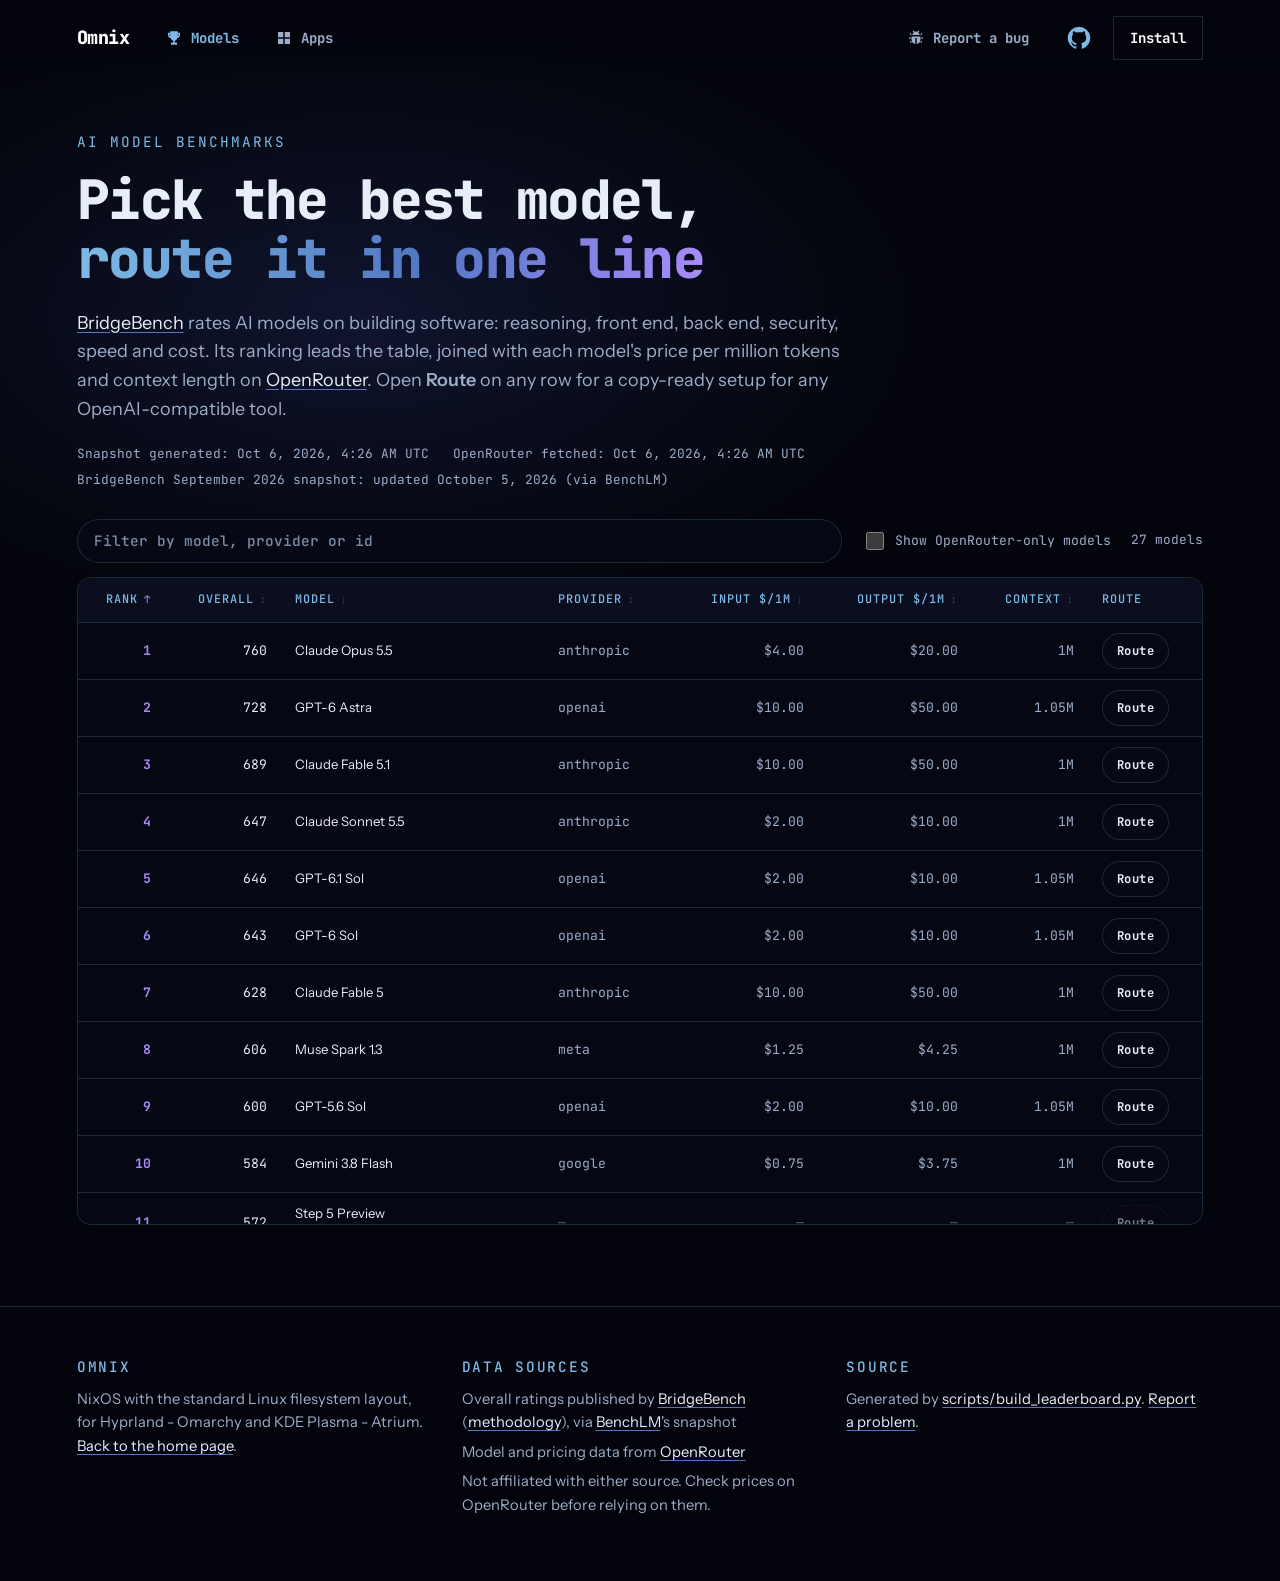
<file: benchmarks/index.html>
<!doctype html>
<html lang="en">
<head>
<meta charset="utf-8">
<meta name="viewport" content="width=device-width, initial-scale=1, viewport-fit=cover">
<meta name="color-scheme" content="dark">
<!-- Generated by scripts/build_leaderboard.py from scripts/leaderboard_template.html. Edit the template, not this file. -->
<title>AI model benchmarks: BridgeBench scores and OpenRouter routing | Omnix</title>
<meta name="description" content="BridgeBench's AI coding model ratings joined with the OpenRouter catalog: price per million tokens, context length and copy-ready routing config for every model.">
<link rel="canonical" href="https://www.omnix-linux.com/benchmarks/">
<link rel="icon" type="image/svg+xml" href="../favicon.svg?v=corona-white-ring">
<link rel="icon" type="image/png" sizes="32x32" href="../favicon-32.png?v=corona-white-ring">
<link rel="preload" href="../fonts/jetbrains-mono-latin.woff2" as="font" type="font/woff2" crossorigin>
<link rel="preload" href="../fonts/instrument-sans-latin.woff2" as="font" type="font/woff2" crossorigin>
<style>
@font-face {
  font-family: 'Instrument Sans'; font-style: normal; font-weight: 400 600; font-stretch: 100%; font-display: swap;
  src: url(../fonts/instrument-sans-latin.woff2) format('woff2');
  unicode-range: U+0000-00FF, U+0131, U+0152-0153, U+02BB-02BC, U+02C6, U+02DA, U+02DC, U+0304, U+0308, U+0329, U+2000-206F, U+20AC, U+2122, U+2191, U+2193, U+2212, U+2215, U+FEFF, U+FFFD;
}
@font-face {
  font-family: 'JetBrains Mono'; font-style: normal; font-weight: 400 800; font-display: swap;
  src: url(../fonts/jetbrains-mono-latin.woff2) format('woff2');
  unicode-range: U+0000-00FF, U+0131, U+0152-0153, U+02BB-02BC, U+02C6, U+02DA, U+02DC, U+0304, U+0308, U+0329, U+2000-206F, U+20AC, U+2122, U+2191, U+2193, U+2212, U+2215, U+FEFF, U+FFFD;
}
  :root {
    --void: #04050c; --ink: #e8eef8; --muted: #9cadc8; --ice: #7ebae4; --nix: #5277c3; --violet: #a78bfa;
    --panel: rgba(8, 11, 24, 0.62); --line: rgba(126, 186, 228, 0.18); --ok: #86efac;
    --font-display: "JetBrains Mono", ui-monospace, "SF Mono", Menlo, Consolas, monospace;
    --font-body: "Instrument Sans", "Segoe UI", system-ui, -apple-system, sans-serif;
    --font-mono: "JetBrains Mono", ui-monospace, "SF Mono", Menlo, Consolas, monospace;
    --step--1: clamp(0.82rem, 0.78rem + 0.15vw, 0.9rem);
    --step-0: clamp(1rem, 0.95rem + 0.25vw, 1.125rem);
    --step-1: clamp(1.25rem, 1.1rem + 0.6vw, 1.5rem);
    --step-3: clamp(2rem, 1.4rem + 2.6vw, 3.4rem);
    --header-height: 76px;
    color-scheme: dark;
  }
  *, *::before, *::after { box-sizing: border-box; }
  html { background: var(--void); scroll-padding-top: var(--header-height); }
  body {
    margin: 0; background: var(--void); color: var(--ink); font-family: var(--font-body); font-size: var(--step-0);
    line-height: 1.6; -webkit-font-smoothing: antialiased; overflow-x: hidden;
  }
  body::before {
    content: ""; position: fixed; inset: 0 0 auto; height: 100vh; height: 100lvh; z-index: 0; pointer-events: none;
    background: radial-gradient(ellipse 55% 42% at 28% 35%, #10152f 0%, #080b19 45%, var(--void) 80%);
  }
  [hidden] { display: none !important; }

  /* Header: same nav on the home, Models and Apps pages. The page scrolls under it, so it fades to the void. */
  .site-header { position: fixed; inset: 0 0 auto; z-index: 6; height: var(--header-height); padding-inline: max(16px, 6vw); background: linear-gradient(var(--void) 55%, rgba(4, 5, 12, 0)); }
  .site-nav { max-width: 1240px; height: 100%; margin-inline: auto; display: flex; justify-content: space-between; align-items: center; gap: 8px; }
  .site-nav-links, .site-nav-start { display: flex; align-items: center; gap: 12px; }
  .site-nav-start { gap: 4px; }
  .site-nav a { display: inline-flex; align-items: center; justify-content: center; min-height: 44px; padding: 10px 16px; font-family: var(--font-mono); font-size: .875rem; font-weight: 700; color: #fff; text-decoration: none; white-space: nowrap; }
  .site-nav .nav-home { padding-left: 0; font-family: var(--font-display); font-weight: 800; font-size: 1.15rem; letter-spacing: -0.03em; }
  .site-nav .nav-leaderboard, .site-nav .nav-apps, .site-nav .nav-bug { gap: 8px; color: var(--muted); }
  .nav-leaderboard svg, .nav-apps svg, .nav-bug svg { width: 18px; height: 18px; fill: currentColor; flex: none; }
  .site-nav .nav-leaderboard[aria-current="page"], .site-nav .nav-apps[aria-current="page"] { color: var(--ice); }
  .site-nav .nav-install { border: 1px solid var(--line); border-radius: 0; }
  .site-nav .nav-github { width: 44px; padding: 10px; color: var(--ice); }
  .nav-github svg { width: 24px; height: 24px; fill: currentColor; }
  .site-nav a:hover { color: var(--ice); }
  .site-nav .nav-github:hover { color: var(--violet); }
  .site-nav .nav-install:hover { border-color: var(--ice); }
  .site-nav a:focus-visible { outline: 2px solid var(--ice); outline-offset: 3px; }
  /* Narrow screens: Models, Apps and Report a bug collapse to 44px icon buttons. */
  @media (max-width: 640px) {
    :root { --header-height: 64px; }
    .site-nav-links { gap: 4px; }
    .site-nav-start { gap: 0; }
    .site-nav .nav-home { padding-right: 8px; }
    .site-nav .nav-bug, .site-nav .nav-leaderboard, .site-nav .nav-apps { width: 44px; padding: 10px; }
    .nav-bug span, .nav-leaderboard span, .nav-apps span { display: none; }
    .nav-bug svg, .nav-leaderboard svg, .nav-apps svg { width: 20px; height: 20px; }
  }
  @media (max-width: 400px) { .site-nav .nav-home { font-size: 1rem; } .site-nav .nav-install { padding-inline: 10px; } }
  @media (max-width: 360px) {
    /* 320px: 44 + 4 x 44 + 68 fills the row exactly, so the groups touch (icons keep 10px inner padding). */
    .site-nav, .site-nav-links { gap: 0; }
    .site-nav .nav-home { min-width: 44px; justify-content: flex-start; font-size: .85rem; padding-right: 0; }
    .site-nav .nav-install { padding-inline: 5px; font-size: .8rem; }
  }

  main { position: relative; z-index: 1; padding: calc(var(--header-height) + clamp(24px, 6svh, 72px)) max(16px, 6vw) clamp(56px, 9svh, 120px); }
  .wide { max-width: 1240px; margin-inline: auto; min-width: 0; }
  .eyebrow { font-family: var(--font-mono); font-size: var(--step--1); letter-spacing: 0.14em; text-transform: uppercase; color: var(--ice); }
  h1 { font-family: var(--font-display); font-weight: 800; font-size: var(--step-3); line-height: 1.08; letter-spacing: -0.03em; margin: 18px 0 20px; text-wrap: balance; }
  h1 em { font-style: normal; background: linear-gradient(90deg, var(--ice), var(--nix) 55%, var(--violet)); -webkit-background-clip: text; background-clip: text; color: transparent; }
  .lede { color: var(--muted); max-width: 64ch; margin: 0; }
  .lede a, .meta a, .notice a, footer a { color: var(--ink); text-decoration-color: var(--nix); text-underline-offset: 3px; }
  .lede a:hover, .meta a:hover, .notice a:hover, footer a:hover { color: var(--ice); }

  .notice { margin: 28px 0 0; padding: 16px 20px; border: 1px solid rgba(167, 139, 250, 0.35); border-radius: 12px; background: rgba(8, 11, 24, .5); color: var(--muted); font-size: .95rem; }
  .notice strong { color: var(--violet); font-family: var(--font-mono); font-weight: 700; display: block; margin-bottom: 4px; }
  .meta { display: flex; flex-wrap: wrap; gap: 6px 24px; margin: 20px 0 0; font-family: var(--font-mono); font-size: .8rem; color: var(--muted); }
  .meta .stale { color: #fca5a5; }

  .controls { display: flex; flex-wrap: wrap; align-items: center; gap: 12px 20px; margin: 28px 0 14px; }
  .search { flex: 1 1 260px; min-width: 0; min-height: 44px; padding: 10px 16px; border: 1px solid var(--line); border-radius: 999px; background: rgba(8, 11, 24, .6); color: var(--ink); font: 500 .9rem var(--font-mono); }
  .search::placeholder { color: var(--muted); opacity: .8; }
  .search:focus-visible, .toggle input:focus-visible { outline: 2px solid var(--ice); outline-offset: 3px; }
  .toggle { display: inline-flex; align-items: center; gap: 8px; min-height: 44px; font-family: var(--font-mono); font-size: .82rem; color: var(--muted); cursor: pointer; }
  .toggle input { width: 18px; height: 18px; accent-color: var(--violet); }
  .count { font-family: var(--font-mono); font-size: .8rem; color: var(--muted); margin-left: auto; }

  /* The table scrolls sideways inside its own panel on phones; the page itself never does. */
  .table-wrap { position: relative; max-width: 100%; max-height: 72vh; overflow: auto; border: 1px solid var(--line); border-radius: 14px; background: var(--panel); overscroll-behavior-x: contain; }
  table { width: 100%; border-collapse: separate; border-spacing: 0; font-size: .88rem; }
  th, td { padding: 10px 14px; text-align: left; white-space: nowrap; border-bottom: 1px solid var(--line); }
  thead th { position: sticky; top: 0; z-index: 2; background: #0a0e1e; font-family: var(--font-mono); font-size: .74rem; font-weight: 500; letter-spacing: .08em; text-transform: uppercase; color: var(--ice); padding: 0; }
  th.num, td.num { text-align: right; }
  th button { all: unset; box-sizing: border-box; display: flex; align-items: center; gap: 6px; width: 100%; min-height: 44px; padding: 10px 14px; cursor: pointer; }
  th.num button { justify-content: flex-end; }
  th button:focus-visible { outline: 2px solid var(--ice); outline-offset: -3px; }
  th button:hover { color: var(--ink); }
  th button::after { content: "↕"; opacity: .35; font-size: .9em; }
  th[aria-sort="ascending"] button::after { content: "↑"; opacity: 1; color: var(--violet); }
  th[aria-sort="descending"] button::after { content: "↓"; opacity: 1; color: var(--violet); }
  th.plain { padding: 10px 14px; }
  tbody tr:hover td { background: rgba(126, 186, 228, .05); }
  tbody tr:last-child td { border-bottom: 0; }
  td { color: var(--muted); font-family: var(--font-mono); font-size: .82rem; }
  td.model { font-family: var(--font-body); color: var(--ink); white-space: normal; min-width: 220px; max-width: 360px; }
  td.model .id { display: block; font-family: var(--font-mono); font-size: .74rem; color: var(--muted); word-break: break-all; }
  /* Model id reveal: a floating chip that fades in just above the model name on row hover or
     focus, overlapping the row above. It takes no space in the table, so rows stay compact.
     Touch screens can't hover, so there it sits inline under the name. */
  td.model .mname { position: relative; display: inline-block; }
  td.model .mid { position: absolute; left: -9px; bottom: calc(100% + 5px); z-index: 4; display: flex; align-items: center; gap: 4px;
    padding: 2px 3px 2px 9px; white-space: nowrap; border: 1px solid rgba(126, 186, 228, .32); border-radius: 999px;
    background: #0d1426; box-shadow: 0 6px 18px rgba(0, 0, 0, .45); font: .74rem/1.5 var(--font-mono); color: var(--ice);
    opacity: 0; transform: translateY(4px); pointer-events: none; transition: opacity .16s ease-out, transform .16s ease-out; }
  td.model .mid code { font: inherit; }
  tbody tr:hover .mid, tbody tr:focus-within .mid { opacity: 1; transform: none; pointer-events: auto; }
  @media (hover: none) {
    td.model .mid { position: static; opacity: 1; transform: none; pointer-events: auto; margin-top: 3px; width: fit-content; box-shadow: none; white-space: normal; }
    td.model .mid code { word-break: break-all; }
  }
  @media (prefers-reduced-motion: reduce) { td.model .mid { transition: none; } }
  .id-copy { flex: none; display: inline-grid; place-items: center; width: 26px; height: 26px; padding: 0; border: 0; border-radius: 50%; background: transparent; color: var(--muted); cursor: pointer; }
  .id-copy:hover { color: var(--ice); background: rgba(126, 186, 228, .12); }
  .id-copy:focus-visible { outline: 2px solid var(--ice); outline-offset: 1px; }
  .id-copy svg { width: 14px; height: 14px; fill: none; stroke: currentColor; stroke-width: 2; stroke-linecap: round; stroke-linejoin: round; }
  .id-copy .done { display: none; }
  .id-copy[data-state="copied"] { color: var(--ok); }
  .id-copy[data-state="copied"] .todo { display: none; }
  .id-copy[data-state="copied"] .done { display: block; }
  .mid .copied-note { font-size: .68rem; color: var(--ok); opacity: 0; transition: opacity .18s; }
  .mid:has(.id-copy[data-state="copied"]) .copied-note { opacity: 1; }
  td.model .tag { display: inline-block; margin-left: 6px; padding: 0 6px; border: 1px solid var(--line); border-radius: 999px; font: .68rem var(--font-mono); color: var(--violet); vertical-align: 1px; }
  td.rank { color: var(--violet); font-weight: 700; }
  td.score { color: var(--ink); }
  td .free { color: var(--ok); }
  td.missing { color: rgba(156, 173, 200, .5); }
  .route { font: 700 .76rem var(--font-mono); letter-spacing: .04em; min-height: 36px; padding: 6px 14px; border-radius: 999px; border: 1px solid var(--line); background: rgba(8, 11, 24, .5); color: var(--ink); cursor: pointer; transition: border-color .2s; }
  .route:hover { border-color: var(--ice); }
  .route:focus-visible { outline: 2px solid var(--ice); outline-offset: 2px; }
  .route:disabled { cursor: not-allowed; opacity: .5; border-style: dashed; }
  .empty { padding: 28px; text-align: center; color: var(--muted); font-family: var(--font-mono); font-size: .85rem; }

  /* Routing dialog, styled as a .term panel. */
  dialog.term { width: min(760px, calc(100vw - 24px)); max-height: calc(100dvh - 24px); padding: 0; color: var(--ink); background: #080b18; border: 1px solid var(--line); border-radius: 14px; font-family: var(--font-mono); font-size: clamp(0.74rem, 0.7rem + 0.2vw, 0.86rem); line-height: 1.7; overflow: hidden; }
  dialog.term[open] { display: flex; flex-direction: column; }
  dialog.term::backdrop { background: rgba(4, 5, 12, .72); }
  .term-bar { display: flex; gap: 7px; padding: 12px 16px; border-bottom: 1px solid var(--line); align-items: center; flex: none; }
  .term-bar i { width: 10px; height: 10px; border-radius: 50%; background: rgba(156, 173, 200, 0.3); flex: none; }
  .term-bar b { margin-left: 8px; font-weight: 500; color: var(--muted); font-size: 0.92em; min-width: 0; overflow: hidden; text-overflow: ellipsis; white-space: nowrap; }
  .term-bar .close { margin-left: auto; flex: none; all: unset; margin-left: auto; cursor: pointer; color: var(--muted); font-size: 1.3rem; line-height: 1; width: 36px; height: 36px; display: grid; place-items: center; border-radius: 8px; }
  .term-bar .close:hover { color: var(--ice); }
  .term-bar .close:focus-visible { outline: 2px solid var(--ice); }
  .dialog-body { overflow-y: auto; padding: 18px 20px 22px; }
  .dialog-body h2 { margin: 0 0 4px; font-family: var(--font-display); font-weight: 800; font-size: var(--step-1); letter-spacing: -0.02em; line-height: 1.25; overflow-wrap: anywhere; }
  .dialog-body > p { margin: 0 0 16px; color: var(--muted); font-family: var(--font-body); font-size: .9rem; }
  .snip { margin-top: 14px; }
  .snip-head { display: flex; align-items: center; justify-content: space-between; gap: 12px; margin-bottom: 6px; }
  .snip-head span { color: var(--ice); font-size: .74rem; letter-spacing: .1em; text-transform: uppercase; }
  .snip pre { margin: 0; padding: 12px 14px; overflow-x: auto; white-space: pre; color: var(--muted); background: rgba(4, 5, 12, .6); border: 1px solid var(--line); border-radius: 10px; }
  .snip pre .c { color: var(--ink); }
  .copy { font: 700 .72rem var(--font-mono); letter-spacing: .04em; min-height: 32px; padding: 4px 12px; border-radius: 999px; border: 1px solid var(--line); background: transparent; color: var(--ink); cursor: pointer; }
  .copy:hover { border-color: var(--ice); }
  .copy:focus-visible { outline: 2px solid var(--ice); outline-offset: 2px; }
  .copy[data-state="copied"] { color: var(--ok); border-color: rgba(134, 239, 172, .5); }
  .copy[data-state="failed"] { color: #fca5a5; }
  .dialog-body .note { margin: 16px 0 0; font-family: var(--font-body); font-size: .82rem; color: var(--muted); }

  footer { position: relative; z-index: 1; padding-inline: max(16px, 6vw); padding-block: 48px 64px; border-top: 1px solid var(--line); background: rgba(4, 5, 12, 0.82); }
  .foot { max-width: 1240px; margin-inline: auto; display: grid; gap: 28px; grid-template-columns: repeat(auto-fit, minmax(220px, 1fr)); }
  .foot h4 { margin: 0 0 10px; font-family: var(--font-mono); font-size: var(--step--1); letter-spacing: 0.12em; text-transform: uppercase; color: var(--ice); font-weight: 500; }
  .foot p, .foot li { margin: 0; color: var(--muted); font-size: 0.92rem; }
  .foot ul { list-style: none; padding: 0; margin: 0; display: grid; gap: 6px; }
</style>
</head>
<body>
<header class="site-header">
  <nav class="site-nav" aria-label="Main navigation">
    <div class="site-nav-start">
      <a class="nav-home" href="../">Omnix</a>
      <a class="nav-leaderboard" href="./" aria-current="page" title="AI models, benchmarks and routing" aria-label="Models"><svg viewBox="0 0 24 24" aria-hidden="true" focusable="false"><path d="M7 3h10v2h3v3a4 4 0 0 1-3.6 4A5 5 0 0 1 13 15.9V18h3v3H8v-3h3v-2.1A5 5 0 0 1 7.6 12 4 4 0 0 1 4 8V5h3V3zm0 4H6v1a2 2 0 0 0 1 1.7V7zm10 0v2.7A2 2 0 0 0 18 8V7h-1z"/></svg><span>Models</span></a>
      <a class="nav-apps" href="../apps/" title="Apps tested on Omnix" aria-label="Apps"><svg viewBox="0 0 24 24" aria-hidden="true" focusable="false"><path d="M4 4h7v7H4zm9 0h7v7h-7zM4 13h7v7H4zm9 0h7v7h-7z"/></svg><span>Apps</span></a>
    </div>
    <div class="site-nav-links">
      <a class="nav-bug" href="../#bugs" title="Report a bug" aria-label="Report a bug"><svg viewBox="0 0 24 24" aria-hidden="true" focusable="false"><path d="M9 4.5 7.6 3.1l1.1-1.1L10.4 3.7a5 5 0 0 1 3.2 0L15.3 2l1.1 1.1L15 4.5A4.9 4.9 0 0 1 16.9 8H7.1A4.9 4.9 0 0 1 9 4.5zM6 10h12v4a6 6 0 0 1-5 5.9V12h-2v7.9A6 6 0 0 1 6 14v-4zm-3 1h2v2H3v-2zm16 0h2v2h-2v-2zM3.6 17l1.6-1 1 1.7-1.6 1-1-1.7zm15.2-1 1.6 1-1 1.7-1.6-1 1-1.7zM3.6 7.3l1-1.7 1.6 1-1 1.7-1.6-1zm14.2-.7 1.6-1 1 1.7-1.6 1-1-1.7z"/></svg><span>Report a bug</span></a>
      <a class="nav-github" href="https://github.com/Omnix-Linux" aria-label="Omnix on GitHub" title="Omnix on GitHub"><svg viewBox="0 0 24 24" aria-hidden="true" focusable="false"><path d="M12 .75a11.25 11.25 0 0 0-3.558 21.923c.563.104.768-.244.768-.542 0-.267-.01-.975-.015-1.914-3.13.68-3.79-1.508-3.79-1.508-.512-1.302-1.25-1.65-1.25-1.65-1.022-.699.077-.685.077-.685 1.13.08 1.725 1.16 1.725 1.16 1.005 1.722 2.638 1.225 3.28.937.102-.729.394-1.225.716-1.507-2.499-.285-5.126-1.25-5.126-5.565 0-1.23.44-2.235 1.16-3.023-.117-.285-.503-1.43.11-2.98 0 0 .945-.303 3.094 1.154A10.79 10.79 0 0 1 12 6.172c.956.005 1.92.129 2.819.378 2.147-1.457 3.09-1.154 3.09-1.154.615 1.55.23 2.695.113 2.98.723.788 1.158 1.793 1.158 3.023 0 4.327-2.631 5.277-5.138 5.556.404.349.764 1.034.764 2.084 0 1.505-.014 2.719-.014 3.088 0 .3.203.65.774.54A11.25 11.25 0 0 0 12 .75Z"/></svg></a>
      <a class="nav-install" href="../#install">Install</a>
    </div>
  </nav>
</header>

<main>
  <div class="wide">
    <div class="eyebrow">AI model benchmarks</div>
    <h1>Pick the best model, <em>route it in one line</em></h1>
    <p class="lede"><a href="https://www.bridgebench.ai/leaderboard">BridgeBench</a> rates AI models on building software: reasoning, front end, back end, security, speed and cost. Its ranking leads the table, joined with each model's price per million tokens and context length on <a href="https://openrouter.ai/models">OpenRouter</a>. Open <strong>Route</strong> on any row for a copy-ready setup for any OpenAI-compatible tool.</p>
    <div class="notice" id="bb-notice" role="status" hidden>
      <strong>BridgeBench scores not loaded yet</strong>
      This page does not rank models. The list below is the OpenRouter catalog, sorted by provider and name; ordering implies nothing about quality. BridgeBench scores could not be loaded for this snapshot.
    </div>
    <p class="meta" id="meta"></p>

    <div class="controls">
      <input class="search" id="search" type="search" placeholder="Filter by model, provider or id" aria-label="Filter models" autocomplete="off" spellcheck="false">
      <label class="toggle" id="or-toggle" hidden><input type="checkbox" id="show-or"> Show OpenRouter-only models</label>
      <span class="count" id="count" aria-live="polite"></span>
    </div>
    <div class="table-wrap" tabindex="0" role="region" aria-label="Model table, scrolls horizontally">
      <table id="board">
        <caption hidden>Models with prices per million tokens, context length and routing</caption>
        <thead><tr id="head"></tr></thead>
        <tbody id="rows"></tbody>
      </table>
      <div class="empty" id="empty" hidden>No models match this filter.</div>
    </div>
  </div>
</main>

<dialog class="term" id="route" aria-labelledby="route-title">
  <div class="term-bar"><i></i><i></i><i></i><b id="route-bar">openrouter</b><button class="close" type="button" id="route-close" aria-label="Close">&times;</button></div>
  <div class="dialog-body">
    <h2 id="route-title"></h2>
    <p>OpenRouter speaks the OpenAI chat completions API. Set your own key in the environment; this page never contains one.</p>
    <div id="snips"></div>
    <p class="note" id="route-variants" hidden></p>
  </div>
</dialog>

<footer>
  <div class="foot">
    <div>
      <h4>Omnix</h4>
      <p>NixOS with the standard Linux filesystem layout, for Hyprland - Omarchy and KDE Plasma - Atrium. <a href="../">Back to the home page</a>.</p>
    </div>
    <div>
      <h4>Data sources</h4>
      <ul>
        <li>Overall ratings published by <a href="https://www.bridgebench.ai/leaderboard">BridgeBench</a> (<a href="https://www.bridgebench.ai/blog/how-the-leaderboard-works">methodology</a>), via <a href="https://benchlm.ai/benchmarks/bridgebench">BenchLM</a>'s snapshot</li>
        <li>Model and pricing data from <a href="https://openrouter.ai/models">OpenRouter</a></li>
        <li>Not affiliated with either source. Check prices on OpenRouter before relying on them.</li>
      </ul>
    </div>
    <div>
      <h4>Source</h4>
      <p>Generated by <a href="https://github.com/Omnix-Linux/omnix-linux.github.io/blob/main/scripts/build_leaderboard.py">scripts/build_leaderboard.py</a>. <a href="https://github.com/Omnix-Linux/omnix-linux.github.io/issues/5">Report a problem</a>.</p>
    </div>
  </div>
</footer>

<script id="leaderboard-data" type="application/json">{"generated_at":"2026-10-06T04:26:10Z","sources":{"bridgebench":{"url":"https://www.bridgebench.ai/leaderboard","via":"https://benchlm.ai/benchmarks/bridgebench","methodology":"https://www.bridgebench.ai/blog/how-the-leaderboard-works","version":"September 2026 snapshot","updated":"October 5, 2026","fetched_at":"2026-10-06T04:26:10Z","stale":false,"count":27},"openrouter":{"url":"https://openrouter.ai/api/v1/models","fetched_at":"2026-10-06T04:26:10Z","stale":false,"count":363}},"axes":[],"rows":[{"rank":1,"bbName":"Claude Opus 5.5","slug":"claude-opus-5-5","overall":760,"axes":{},"id":"anthropic/claude-opus-5.5","name":"Claude Opus 5.5","provider":"anthropic","in":4.0,"out":20.0,"ctx":1000000,"maxOut":128000,"modality":"text+image+file->text","variants":["anthropic/claude-opus-5.5:batch"]},{"rank":2,"bbName":"GPT-6 Astra","slug":"gpt-6-astra","overall":728,"axes":{},"id":"openai/gpt-6-astra","name":"GPT-6 Astra","provider":"openai","in":10.0,"out":50.0,"ctx":1050000,"maxOut":128000,"modality":"text+image+file->text","variants":["openai/gpt-6-astra:batch"]},{"rank":3,"bbName":"Claude Fable 5.1","slug":"claude-fable-5-1","overall":689,"axes":{},"id":"anthropic/claude-fable-5.1","name":"Claude Fable 5.1","provider":"anthropic","in":10.0,"out":50.0,"ctx":1000000,"maxOut":128000,"modality":"text+image+file->text","variants":["anthropic/claude-fable-5.1:batch"]},{"rank":4,"bbName":"Claude Sonnet 5.5","slug":"claude-sonnet-5-5","overall":647,"axes":{},"id":"anthropic/claude-sonnet-5.5","name":"Claude Sonnet 5.5","provider":"anthropic","in":2.0,"out":10.0,"ctx":1000000,"maxOut":128000,"modality":"text+image+file->text","variants":["anthropic/claude-sonnet-5.5:batch"]},{"rank":5,"bbName":"GPT-6.1 Sol","slug":"gpt-6-1-sol","overall":646,"axes":{},"id":"openai/gpt-6.1-sol","name":"GPT-6.1 Sol","provider":"openai","in":2.0,"out":10.0,"ctx":1050000,"maxOut":128000,"modality":"text+image+file->text"},{"rank":6,"bbName":"GPT-6 Sol","slug":"gpt-6-sol","overall":643,"axes":{},"id":"openai/gpt-6-sol","name":"GPT-6 Sol","provider":"openai","in":2.0,"out":10.0,"ctx":1050000,"maxOut":128000,"modality":"text+image+file->text","variants":["openai/gpt-6-sol:batch"]},{"rank":7,"bbName":"Claude Fable 5","slug":"claude-fable","overall":628,"axes":{},"id":"anthropic/claude-fable-5","name":"Claude Fable 5","provider":"anthropic","in":10.0,"out":50.0,"ctx":1000000,"maxOut":128000,"modality":"text+image+file->text","variants":["anthropic/claude-fable-5:batch"]},{"rank":8,"bbName":"Muse Spark 1.3","slug":"muse-spark-1-3","overall":606,"axes":{},"id":"meta/muse-spark-1.3","name":"Muse Spark 1.3","provider":"meta","in":1.25,"out":4.25,"ctx":1048576,"maxOut":943718,"modality":"text+image+file+video->text"},{"rank":9,"bbName":"GPT-5.6 Sol","slug":"gpt-5-6-sol","overall":600,"axes":{},"id":"openai/gpt-5.6-sol","name":"GPT-5.6 Sol","provider":"openai","in":2.0,"out":10.0,"ctx":1050000,"maxOut":128000,"modality":"text+image+file->text","variants":["openai/gpt-5.6-sol:batch"]},{"rank":10,"bbName":"Gemini 3.8 Flash","slug":"gemini-3-8-flash","overall":584,"axes":{},"id":"google/gemini-3.8-flash","name":"Gemini 3.8 Flash","provider":"google","in":0.75,"out":3.75,"ctx":1048576,"maxOut":65536,"modality":"text+image+file+audio+video->text","variants":["google/gemini-3.8-flash:batch"]},{"rank":11,"bbName":"Step 5 Preview","slug":"step-5-preview","overall":572,"axes":{},"name":"Step 5 Preview"},{"rank":12,"bbName":"MiMo-V2.6-Pro","slug":"mimo-v2-6-pro","overall":568,"axes":{},"id":"xiaomi/mimo-v2.6-pro","name":"MiMo-V2.6-Pro","provider":"xiaomi","in":0.435,"out":0.87,"ctx":1050000,"maxOut":131072,"modality":"text+image+audio+video->text"},{"rank":13,"bbName":"DeepSeek V4.1 Flash","slug":"deepseek-v4-1-flash","overall":564,"axes":{},"id":"deepseek/deepseek-v4.1-flash","name":"DeepSeek V4.1 Flash","provider":"deepseek","in":0.003,"out":2.4,"ctx":1048576,"maxOut":943718,"modality":"text+image->text","variants":["deepseek/deepseek-v4.1-flash:batch"]},{"rank":14,"bbName":"Grok 4.7","slug":"grok-4-7","overall":540,"axes":{},"id":"x-ai/grok-4.7","name":"Grok 4.7","provider":"x-ai","in":2.0,"out":6.0,"ctx":500000,"maxOut":450000,"modality":"text+image+file->text"},{"rank":15,"bbName":"Grok 4.6","slug":"grok-4-6","overall":536,"axes":{},"id":"x-ai/grok-4.6","name":"Grok 4.6","provider":"x-ai","in":2.0,"out":6.0,"ctx":500000,"maxOut":450000,"modality":"text+image+file->text"},{"rank":16,"bbName":"Qwen3.8 Max","slug":"qwen3-8-max","overall":532,"axes":{},"name":"Qwen3.8 Max"},{"rank":17,"bbName":"Qwen3.8-Flash-Next","slug":"qwen3-8-flash-next","overall":522,"axes":{},"name":"Qwen3.8-Flash-Next"},{"rank":18,"bbName":"GPT-6 Luna","slug":"gpt-6-luna","overall":513,"axes":{},"id":"openai/gpt-6-luna","name":"GPT-6 Luna","provider":"openai","in":0.1,"out":0.5,"ctx":1050000,"maxOut":128000,"modality":"text+image+file->text","variants":["openai/gpt-6-luna:batch"]},{"rank":19,"bbName":"Claude Opus 5","slug":"claude-opus-5","overall":512,"axes":{},"id":"anthropic/claude-opus-5","name":"Claude Opus 5","provider":"anthropic","in":5.0,"out":25.0,"ctx":1000000,"maxOut":128000,"modality":"text+image+file->text","variants":["anthropic/claude-opus-5:batch"]},{"rank":20,"bbName":"GPT-5.6 Terra","slug":"gpt-5-6-terra","overall":511,"axes":{},"id":"openai/gpt-5.6-terra","name":"GPT-5.6 Terra","provider":"openai","in":2.0,"out":12.0,"ctx":1050000,"maxOut":128000,"modality":"text+image+file->text","variants":["openai/gpt-5.6-terra:batch"]},{"rank":21,"bbName":"Kimi K3","slug":"kimi-k3","overall":501,"axes":{},"id":"moonshotai/kimi-k3","name":"Kimi K3","provider":"moonshotai","in":0.95,"out":14.0,"ctx":1048576,"maxOut":943718,"modality":"text+image+video->text","variants":["moonshotai/kimi-k3:batch"]},{"rank":21,"bbName":"Claude Sonnet 5","slug":"claude-sonnet-5","overall":501,"axes":{},"id":"anthropic/claude-sonnet-5","name":"Claude Sonnet 5","provider":"anthropic","in":2.0,"out":10.0,"ctx":1000000,"maxOut":128000,"modality":"text+image+file->text","variants":["anthropic/claude-sonnet-5:batch"]},{"rank":23,"bbName":"GPT-5.6 Luna","slug":"gpt-5-6-luna","overall":476,"axes":{},"id":"openai/gpt-5.6-luna","name":"GPT-5.6 Luna","provider":"openai","in":0.2,"out":1.2,"ctx":1050000,"maxOut":128000,"modality":"text+image+file->text","variants":["openai/gpt-5.6-luna:batch"]},{"rank":24,"bbName":"Qwen3.8 2.4T A95B","slug":null,"overall":468,"axes":{},"id":"qwen/qwen3.8-2.4t-a95b","name":"Qwen3.8 2.4T A95B","provider":"qwen","in":2.0,"out":6.0,"ctx":1048576,"maxOut":131072,"modality":"text->text"},{"rank":25,"bbName":"GLM 5.3","slug":null,"overall":461,"axes":{},"id":"z-ai/glm-5.3","name":"GLM 5.3","provider":"z-ai","in":0.07,"out":7.0,"ctx":1048576,"maxOut":943718,"modality":"text->text","variants":["z-ai/glm-5.3:batch"]},{"rank":26,"bbName":"DeepSeek V4 Pro","slug":null,"overall":460,"axes":{},"id":"deepseek/deepseek-v4-pro","name":"DeepSeek V4 Pro 0423","provider":"deepseek","in":0.2088,"out":0.4176,"ctx":1048576,"maxOut":384000,"modality":"text->text"},{"rank":27,"bbName":"GLM 5.3 Flash","slug":null,"overall":450,"axes":{},"id":"z-ai/glm-5.3-flash","name":"GLM 5.3 Flash","provider":"z-ai","in":0.15,"out":0.5,"ctx":1048576,"maxOut":943717,"modality":"text+image+video->text","variants":["z-ai/glm-5.3-flash:batch"]},{"id":"aion-labs/aion-3.5","name":"Aion 3.5","provider":"aion-labs","in":3.0,"out":6.0,"ctx":262144,"maxOut":32768,"modality":"text->text"},{"id":"aion-labs/aion-3.5-mini","name":"Aion 3.5 Mini","provider":"aion-labs","in":0.7,"out":1.4,"ctx":262144,"maxOut":32768,"modality":"text->text"},{"id":"aion-labs/aion-2.0","name":"Aion-2.0","provider":"aion-labs","in":0.8,"out":1.6,"ctx":131072,"maxOut":32768,"modality":"text->text"},{"id":"aion-labs/aion-3.0","name":"Aion-3.0","provider":"aion-labs","in":3.0,"out":6.0,"ctx":131072,"maxOut":32768,"modality":"text->text"},{"id":"aion-labs/aion-3.0-mini","name":"Aion-3.0-Mini","provider":"aion-labs","in":0.7,"out":1.4,"ctx":131072,"maxOut":32768,"modality":"text->text"},{"id":"aion-labs/aion-rp-llama-3.1-8b","name":"Aion-RP 1.0 (8B)","provider":"aion-labs","in":0.8,"out":1.6,"ctx":32768,"maxOut":29491,"modality":"text->text"},{"id":"amazon/nova-2-lite-v1","name":"Nova 2 Lite","provider":"amazon","in":0.3,"out":2.5,"ctx":1000000,"maxOut":65535,"modality":"text+image+file+video->text"},{"id":"amazon/nova-lite-v1","name":"Nova Lite 1.0","provider":"amazon","in":0.06,"out":0.24,"ctx":300000,"maxOut":5120,"modality":"text+image->text"},{"id":"amazon/nova-micro-v1","name":"Nova Micro 1.0","provider":"amazon","in":0.035,"out":0.14,"ctx":128000,"maxOut":5120,"modality":"text->text"},{"id":"amazon/nova-premier-v1","name":"Nova Premier 1.0","provider":"amazon","in":2.5,"out":12.5,"ctx":1000000,"maxOut":32000,"modality":"text+image->text"},{"id":"amazon/nova-pro-v1","name":"Nova Pro 1.0","provider":"amazon","in":0.8,"out":3.2,"ctx":300000,"maxOut":5120,"modality":"text+image->text"},{"id":"anthracite-org/magnum-v4-72b","name":"Magnum v4 72B","provider":"anthracite-org","in":2.5,"out":5.0,"ctx":32768,"maxOut":4096,"modality":"text->text"},{"id":"anthropic/claude-haiku-4.5","name":"Claude Haiku 4.5","provider":"anthropic","in":1.0,"out":5.0,"ctx":200000,"maxOut":64000,"modality":"text+image+file->text","variants":["anthropic/claude-haiku-4.5:batch"]},{"id":"anthropic/claude-opus-4.1","name":"Claude Opus 4.1","provider":"anthropic","in":15.0,"out":75.0,"ctx":200000,"maxOut":32000,"modality":"text+image+file->text","variants":["anthropic/claude-opus-4.1:batch"]},{"id":"anthropic/claude-opus-4.5","name":"Claude Opus 4.5","provider":"anthropic","in":5.0,"out":25.0,"ctx":200000,"maxOut":64000,"modality":"text+image+file->text","variants":["anthropic/claude-opus-4.5:batch"]},{"id":"anthropic/claude-opus-4.6","name":"Claude Opus 4.6","provider":"anthropic","in":5.0,"out":25.0,"ctx":1000000,"maxOut":128000,"modality":"text+image+file->text","variants":["anthropic/claude-opus-4.6:batch"]},{"id":"anthropic/claude-opus-4.7","name":"Claude Opus 4.7","provider":"anthropic","in":5.0,"out":25.0,"ctx":1000000,"maxOut":128000,"modality":"text+image+file->text","variants":["anthropic/claude-opus-4.7:batch"]},{"id":"anthropic/claude-opus-4.8","name":"Claude Opus 4.8","provider":"anthropic","in":5.0,"out":25.0,"ctx":1000000,"maxOut":128000,"modality":"text+image+file->text","variants":["anthropic/claude-opus-4.8:batch"]},{"id":"anthropic/claude-sonnet-4","name":"Claude Sonnet 4","provider":"anthropic","in":3.0,"out":15.0,"ctx":200000,"maxOut":64000,"modality":"text+image+file->text"},{"id":"anthropic/claude-sonnet-4.5","name":"Claude Sonnet 4.5","provider":"anthropic","in":3.0,"out":15.0,"ctx":1000000,"maxOut":64000,"modality":"text+image+file->text","variants":["anthropic/claude-sonnet-4.5:batch"]},{"id":"anthropic/claude-sonnet-4.6","name":"Claude Sonnet 4.6","provider":"anthropic","in":3.0,"out":15.0,"ctx":1000000,"maxOut":128000,"modality":"text+image+file->text","variants":["anthropic/claude-sonnet-4.6:batch"]},{"id":"apodex/apodex-1.1-mini:free","name":"Apodex 1.1 Mini (free)","provider":"apodex","in":0.0,"out":0.0,"ctx":262144,"maxOut":235929,"modality":"text->text"},{"id":"arcee-ai/trinity-large-thinking","name":"Trinity Large Thinking","provider":"arcee-ai","in":0.25,"out":0.8,"ctx":262144,"maxOut":80000,"modality":"text->text"},{"id":"baidu/ernie-4.5-vl-424b-a47b","name":"ERNIE 4.5 VL 424B A47B ","provider":"baidu","in":0.42,"out":1.25,"ctx":123000,"maxOut":16000,"modality":"text+image->text"},{"id":"bytedance/ui-tars-1.5-7b","name":"UI-TARS 7B ","provider":"bytedance","in":0.1,"out":0.2,"ctx":128000,"maxOut":2048,"modality":"text+image->text"},{"id":"bytedance-seed/seed-1.6","name":"Seed 1.6","provider":"bytedance-seed","in":0.25,"out":2.0,"ctx":262144,"maxOut":32768,"modality":"text+image+video->text"},{"id":"bytedance-seed/seed-1.6-flash","name":"Seed 1.6 Flash","provider":"bytedance-seed","in":0.075,"out":0.3,"ctx":262144,"maxOut":32768,"modality":"text+image+video->text"},{"id":"bytedance-seed/seed-2-1-turbo","name":"Seed 2.1 Turbo","provider":"bytedance-seed","in":0.5,"out":2.5,"ctx":262144,"maxOut":235929,"modality":"text+image+video->text"},{"id":"bytedance-seed/seed-2.0-code","name":"Seed-2.0-Code","provider":"bytedance-seed","in":0.5,"out":3.0,"ctx":262144,"maxOut":131072,"modality":"text+image+video->text"},{"id":"bytedance-seed/seed-2.0-lite","name":"Seed-2.0-Lite","provider":"bytedance-seed","in":0.25,"out":2.0,"ctx":262144,"maxOut":131072,"modality":"text+image+video->text"},{"id":"bytedance-seed/seed-2.0-mini","name":"Seed-2.0-Mini","provider":"bytedance-seed","in":0.1,"out":0.4,"ctx":262144,"maxOut":131072,"modality":"text+image+video->text"},{"id":"cognitivecomputations/dolphin-mistral-24b-venice-edition","name":"Uncensored","provider":"cognitivecomputations","in":0.2,"out":0.9,"ctx":128000,"maxOut":8192,"modality":"text->text"},{"id":"cohere/command-a","name":"Command A","provider":"cohere","in":2.5,"out":10.0,"ctx":256000,"maxOut":8192,"modality":"text->text"},{"id":"cohere/command-a-plus","name":"Command A+","provider":"cohere","in":0.3,"out":1.5,"ctx":192000,"maxOut":64000,"modality":"text+image->text"},{"id":"cohere/command-r-08-2024","name":"Command R (08-2024)","provider":"cohere","in":0.15,"out":0.6,"ctx":128000,"maxOut":4000,"modality":"text->text"},{"id":"cohere/command-r-plus-08-2024","name":"Command R+ (08-2024)","provider":"cohere","in":2.5,"out":10.0,"ctx":128000,"maxOut":4000,"modality":"text->text"},{"id":"cohere/command-r7b-12-2024","name":"Command R7B (12-2024)","provider":"cohere","in":0.0375,"out":0.15,"ctx":128000,"maxOut":4000,"modality":"text->text"},{"id":"cohere/north-mini-code:free","name":"North Mini Code (free)","provider":"cohere","in":0.0,"out":0.0,"ctx":256000,"maxOut":64000,"modality":"text->text"},{"id":"deepseek/deepseek-chat","name":"DeepSeek V3","provider":"deepseek","in":0.2574,"out":1.0287,"ctx":163840,"maxOut":16000,"modality":"text->text"},{"id":"deepseek/deepseek-chat-v3-0324","name":"DeepSeek V3 0324","provider":"deepseek","in":0.29,"out":1.14,"ctx":163840,"maxOut":115200,"modality":"text->text"},{"id":"deepseek/deepseek-chat-v3.1","name":"DeepSeek V3.1","provider":"deepseek","in":0.25,"out":0.95,"ctx":163840,"maxOut":32768,"modality":"text->text"},{"id":"deepseek/deepseek-v3.1-terminus","name":"DeepSeek V3.1 Terminus","provider":"deepseek","in":0.27,"out":1.0,"ctx":163840,"maxOut":147456,"modality":"text->text"},{"id":"deepseek/deepseek-v3.2","name":"DeepSeek V3.2","provider":"deepseek","in":0.28,"out":0.42,"ctx":163840,"maxOut":65536,"modality":"text->text"},{"id":"deepseek/deepseek-v3.2-exp","name":"DeepSeek V3.2 Exp","provider":"deepseek","in":0.27,"out":0.41,"ctx":163840,"maxOut":147456,"modality":"text->text"},{"id":"deepseek/deepseek-v4-flash","name":"DeepSeek V4 Flash 0423","provider":"deepseek","in":0.0106,"out":1.28,"ctx":1048576,"maxOut":943718,"modality":"text->text"},{"id":"deepseek/deepseek-v4-flash-0731","name":"DeepSeek V4 Flash 0731","provider":"deepseek","in":0.0053,"out":1.28,"ctx":1048576,"maxOut":943718,"modality":"text->text"},{"id":"deepseek/deepseek-v4-flash-vision-exp","name":"DeepSeek V4 Flash Vision Exp","provider":"deepseek","in":0.2156,"out":0.6468,"ctx":1048576,"maxOut":262144,"modality":"text+image->text"},{"id":"deepseek/deepseek-v4-pro-0813","name":"DeepSeek V4 Pro 0813","provider":"deepseek","in":0.66,"out":1.98,"ctx":1048576,"maxOut":393216,"modality":"text->text"},{"id":"deepseek/deepseek-r1","name":"R1","provider":"deepseek","in":0.7,"out":2.5,"ctx":64000,"maxOut":16000,"modality":"text->text"},{"id":"deepseek/deepseek-r1-0528","name":"R1 0528","provider":"deepseek","in":0.5,"out":2.15,"ctx":163840,"maxOut":32768,"modality":"text->text"},{"id":"dots-studio/dots-3-note-preview:free","name":"Dots3-Note Preview (free)","provider":"dots-studio","in":0.0,"out":0.0,"ctx":512000,"maxOut":460800,"modality":"text+image->text"},{"id":"fireworks/ember-1","name":"Ember-1","provider":"fireworks","in":3.0,"out":15.0,"ctx":1048576,"maxOut":943718,"modality":"text+image->text"},{"id":"google/gemini-2.5-flash","name":"Gemini 2.5 Flash","provider":"google","in":0.3,"out":2.5,"ctx":1048576,"maxOut":65535,"modality":"text+image+file+audio+video->text","variants":["google/gemini-2.5-flash:batch"]},{"id":"google/gemini-2.5-flash-lite","name":"Gemini 2.5 Flash Lite","provider":"google","in":0.1,"out":0.4,"ctx":1048576,"maxOut":65535,"modality":"text+image+file+audio+video->text","variants":["google/gemini-2.5-flash-lite:batch"]},{"id":"google/gemini-2.5-pro","name":"Gemini 2.5 Pro","provider":"google","in":1.25,"out":10.0,"ctx":1048576,"maxOut":65536,"modality":"text+image+file+audio+video->text","variants":["google/gemini-2.5-pro:batch"]},{"id":"google/gemini-2.5-pro-preview","name":"Gemini 2.5 Pro Preview 06-05","provider":"google","in":1.25,"out":10.0,"ctx":1048576,"maxOut":65536,"modality":"text+image+file+audio->text"},{"id":"google/gemini-3-flash-preview","name":"Gemini 3 Flash Preview","provider":"google","in":0.5,"out":3.0,"ctx":1048576,"maxOut":65536,"modality":"text+image+file+audio+video->text","variants":["google/gemini-3-flash-preview:batch"]},{"id":"google/gemini-3.1-flash-lite","name":"Gemini 3.1 Flash Lite","provider":"google","in":0.25,"out":1.5,"ctx":1048576,"maxOut":65536,"modality":"text+image+file+audio+video->text","variants":["google/gemini-3.1-flash-lite:batch"]},{"id":"google/gemini-3.1-flash-lite-preview","name":"Gemini 3.1 Flash Lite Preview","provider":"google","in":0.25,"out":1.5,"ctx":1048576,"maxOut":65536,"modality":"text+image+file+audio+video->text"},{"id":"google/gemini-3.1-pro-preview","name":"Gemini 3.1 Pro Preview","provider":"google","in":2.0,"out":12.0,"ctx":1048576,"maxOut":65536,"modality":"text+image+file+audio+video->text","variants":["google/gemini-3.1-pro-preview:batch"]},{"id":"google/gemini-3.1-pro-preview-customtools","name":"Gemini 3.1 Pro Preview Custom Tools","provider":"google","in":2.0,"out":12.0,"ctx":1048576,"maxOut":65536,"modality":"text+image+file+audio+video->text"},{"id":"google/gemini-3.5-flash","name":"Gemini 3.5 Flash","provider":"google","in":1.5,"out":9.0,"ctx":1048576,"maxOut":65536,"modality":"text+image+file+audio+video->text","variants":["google/gemini-3.5-flash:batch"]},{"id":"google/gemini-3.5-flash-lite","name":"Gemini 3.5 Flash Lite","provider":"google","in":0.3,"out":2.5,"ctx":1048576,"maxOut":65536,"modality":"text+image+file+audio+video->text","variants":["google/gemini-3.5-flash-lite:batch"]},{"id":"google/gemini-3.6-flash","name":"Gemini 3.6 Flash","provider":"google","in":0.75,"out":3.75,"ctx":1048576,"maxOut":65536,"modality":"text+image+file+audio+video->text","variants":["google/gemini-3.6-flash:batch"]},{"id":"google/gemini-3.7-flash","name":"Gemini 3.7 Flash","provider":"google","in":0.75,"out":3.75,"ctx":1048576,"maxOut":65536,"modality":"text+image+file+audio+video->text","variants":["google/gemini-3.7-flash:batch"]},{"id":"google/gemma-2-27b-it","name":"Gemma 2 27B","provider":"google","in":0.65,"out":0.65,"ctx":8192,"maxOut":2048,"modality":"text->text"},{"id":"google/gemma-3-12b-it","name":"Gemma 3 12B","provider":"google","in":0.05,"out":0.15,"ctx":131072,"maxOut":16384,"modality":"text+image->text"},{"id":"google/gemma-3-27b-it","name":"Gemma 3 27B","provider":"google","in":0.08,"out":0.45,"ctx":131072,"maxOut":117964,"modality":"text+image->text"},{"id":"google/gemma-3-4b-it","name":"Gemma 3 4B","provider":"google","in":0.05,"out":0.1,"ctx":131072,"maxOut":16384,"modality":"text+image->text"},{"id":"google/gemma-4-26b-a4b-it","name":"Gemma 4 26B A4B ","provider":"google","in":0.0765,"out":0.255,"ctx":262144,"maxOut":235929,"modality":"text+image+video->text","variants":["google/gemma-4-26b-a4b-it:free"]},{"id":"google/gemma-4-31b-it","name":"Gemma 4 31B","provider":"google","in":0.09,"out":0.34,"ctx":262144,"maxOut":16384,"modality":"text+image+video->text","variants":["google/gemma-4-31b-it:free"]},{"id":"google/lyria-3-clip-preview","name":"Lyria 3 Clip Preview","provider":"google","in":0.0,"out":0.0,"ctx":1048576,"maxOut":65536,"modality":"text+image->text+audio"},{"id":"google/lyria-3-pro-preview","name":"Lyria 3 Pro Preview","provider":"google","in":0.0,"out":0.0,"ctx":1048576,"maxOut":65536,"modality":"text+image->text+audio"},{"id":"google/gemini-2.5-flash-image","name":"Nano Banana (Gemini 2.5 Flash Image)","provider":"google","in":0.3,"out":2.5,"ctx":32768,"maxOut":8192,"modality":"text+image->text+image"},{"id":"google/gemini-3.1-flash-image-preview","name":"Nano Banana 2 (Gemini 3.1 Flash Image Preview)","provider":"google","in":0.5,"out":3.0,"ctx":65536,"maxOut":58982,"modality":"text+image->text+image"},{"id":"google/gemini-3.1-flash-image","name":"Nano Banana 2 (Gemini 3.1 Flash Image)","provider":"google","in":0.5,"out":3.0,"ctx":131072,"maxOut":32768,"modality":"text+image->text+image"},{"id":"google/gemini-3.1-flash-lite-image","name":"Nano Banana 2 Lite (Gemini 3.1 Flash Lite Image)","provider":"google","in":0.25,"out":1.5,"ctx":65536,"maxOut":58982,"modality":"text+image->text+image"},{"id":"google/gemini-3-pro-image-preview","name":"Nano Banana Pro (Gemini 3 Pro Image Preview)","provider":"google","in":2.0,"out":12.0,"ctx":65536,"maxOut":32768,"modality":"text+image->text+image"},{"id":"google/gemini-3-pro-image","name":"Nano Banana Pro (Gemini 3 Pro Image)","provider":"google","in":2.0,"out":12.0,"ctx":131072,"maxOut":32768,"modality":"text+image->text+image"},{"id":"gryphe/mythomax-l2-13b","name":"MythoMax 13B","provider":"gryphe","in":0.08,"out":0.11,"ctx":8192,"maxOut":3686,"modality":"text->text"},{"id":"ibm-granite/granite-4.0-h-micro","name":"Granite 4.0 Micro","provider":"ibm-granite","in":0.017,"out":0.112,"ctx":131000,"maxOut":117900,"modality":"text->text"},{"id":"ibm-granite/granite-4.2-8b","name":"Granite 4.2 8B","provider":"ibm-granite","in":0.06,"out":0.25,"ctx":131072,"maxOut":117964,"modality":"text->text"},{"id":"inception/mercury-2","name":"Mercury 2","provider":"inception","in":0.25,"out":0.75,"ctx":128000,"maxOut":50000,"modality":"text->text"},{"id":"inception/mercury-2.5","name":"Mercury 2.5","provider":"inception","in":0.04,"out":0.15,"ctx":260000,"maxOut":65536,"modality":"text->text"},{"id":"inclusionai/ling-3.0-flash","name":"Ling 3.0 Flash","provider":"inclusionai","in":0.021,"out":0.063,"ctx":262144,"maxOut":32768,"modality":"text->text"},{"id":"inclusionai/ling-3.0-flash-fin","name":"Ling 3.0 Flash Fin","provider":"inclusionai","in":0.042,"out":0.1232,"ctx":262144,"maxOut":32768,"modality":"text->text"},{"id":"inclusionai/ling-3.0-flash-sante:free","name":"Ling 3.0 Flash Sante (free)","provider":"inclusionai","in":0.0,"out":0.0,"ctx":262144,"maxOut":32768,"modality":"text->text"},{"id":"inclusionai/ling-3.0-flash-vl","name":"Ling 3.0 Flash VL","provider":"inclusionai","in":0.021,"out":0.0616,"ctx":262144,"maxOut":32768,"modality":"text+image+video->text"},{"id":"inclusionai/ling-3.1-flash","name":"Ling 3.1 Flash","provider":"inclusionai","in":0.0,"out":0.0,"ctx":262144,"maxOut":32768,"modality":"text->text"},{"id":"inference-net/schematron-v2-small","name":"Schematron V2 Small","provider":"inference-net","in":0.05,"out":0.23,"ctx":128000,"maxOut":4096,"modality":"text->text"},{"id":"inference-net/schematron-v2-turbo","name":"Schematron V2 Turbo","provider":"inference-net","in":0.03,"out":0.15,"ctx":128000,"maxOut":8192,"modality":"text->text"},{"id":"kwaipilot/kat-coder-pro-v2.5","name":"KAT-Coder-Pro V2.5","provider":"kwaipilot","in":0.74,"out":2.96,"ctx":262144,"maxOut":235929,"modality":"text->text"},{"id":"liquid/lfm-2.5-2.6b:free","name":"LFM2.5-2.6B (free)","provider":"liquid","in":0.0,"out":0.0,"ctx":65536,"maxOut":8192,"modality":"text->text"},{"id":"mancer/weaver","name":"Weaver (alpha)","provider":"mancer","in":0.4,"out":0.75,"ctx":8000,"maxOut":6000,"modality":"text->text"},{"id":"meituan/longcat-2.0","name":"LongCat 2.0","provider":"meituan","in":0.3,"out":1.2,"ctx":1048756,"maxOut":262144,"modality":"text->text"},{"id":"meta/muse-glimmer-30b","name":"Muse Glimmer 30B","provider":"meta","in":0.35,"out":1.5,"ctx":131072,"maxOut":117964,"modality":"text+image->text"},{"id":"meta/muse-spark-1.1","name":"Muse Spark 1.1","provider":"meta","in":1.25,"out":4.25,"ctx":1048576,"maxOut":943718,"modality":"text+image+file+video->text"},{"id":"meta/muse-spark-1.2","name":"Muse Spark 1.2","provider":"meta","in":1.25,"out":4.25,"ctx":1048576,"maxOut":943718,"modality":"text+image+file+video->text"},{"id":"meta/muse-spark-1.2-contributor","name":"Muse Spark 1.2 Contributor","provider":"meta","in":0.1,"out":0.2,"ctx":1048576,"maxOut":943718,"modality":"text+image+file+video->text"},{"id":"meta/muse-spark-1.3-contributor","name":"Muse Spark 1.3 Contributor","provider":"meta","in":0.1,"out":0.2,"ctx":1048576,"maxOut":943718,"modality":"text+image+file+video->text"},{"id":"meta-llama/llama-3.1-70b-instruct","name":"Llama 3.1 70B Instruct","provider":"meta-llama","in":0.4,"out":0.4,"ctx":131072,"maxOut":16384,"modality":"text->text"},{"id":"meta-llama/llama-3.1-8b-instruct","name":"Llama 3.1 8B Instruct","provider":"meta-llama","in":0.05,"out":0.08,"ctx":131072,"maxOut":117964,"modality":"text->text"},{"id":"meta-llama/llama-3.2-1b-instruct","name":"Llama 3.2 1B Instruct","provider":"meta-llama","in":0.027,"out":0.201,"ctx":60000,"maxOut":54000,"modality":"text->text"},{"id":"meta-llama/llama-3.2-3b-instruct","name":"Llama 3.2 3B Instruct","provider":"meta-llama","in":0.05,"out":0.33,"ctx":131072,"maxOut":117964,"modality":"text->text"},{"id":"meta-llama/llama-3.3-70b-instruct","name":"Llama 3.3 70B Instruct","provider":"meta-llama","in":0.22,"out":0.5,"ctx":131072,"maxOut":16384,"modality":"text->text"},{"id":"meta-llama/llama-4-maverick","name":"Llama 4 Maverick","provider":"meta-llama","in":0.1875,"out":0.6525,"ctx":1048576,"maxOut":16384,"modality":"text+image->text"},{"id":"meta-llama/llama-4-scout","name":"Llama 4 Scout","provider":"meta-llama","in":0.1,"out":0.3,"ctx":1310720,"maxOut":16384,"modality":"text+image->text"},{"id":"meta-llama/llama-guard-4-12b","name":"Llama Guard 4 12B","provider":"meta-llama","in":0.18,"out":0.18,"ctx":163840,"maxOut":16384,"modality":"text+image->text"},{"id":"microsoft/phi-4","name":"Phi 4","provider":"microsoft","in":0.07,"out":0.14,"ctx":16384,"maxOut":14745,"modality":"text->text"},{"id":"microsoft/wizardlm-2-8x22b","name":"WizardLM-2 8x22B","provider":"microsoft","in":0.62,"out":0.62,"ctx":65535,"maxOut":8000,"modality":"text->text"},{"id":"minimax/minimax-m1","name":"MiniMax M1","provider":"minimax","in":0.55,"out":2.2,"ctx":1000000,"maxOut":40000,"modality":"text->text"},{"id":"minimax/minimax-m2","name":"MiniMax M2","provider":"minimax","in":0.3,"out":1.2,"ctx":204800,"maxOut":176947,"modality":"text->text"},{"id":"minimax/minimax-m2-her","name":"MiniMax M2-her","provider":"minimax","in":0.3,"out":1.2,"ctx":65536,"maxOut":2048,"modality":"text->text"},{"id":"minimax/minimax-m2.1","name":"MiniMax M2.1","provider":"minimax","in":0.3,"out":1.2,"ctx":204800,"maxOut":131072,"modality":"text->text"},{"id":"minimax/minimax-m2.5","name":"MiniMax M2.5","provider":"minimax","in":0.27,"out":1.08,"ctx":204800,"maxOut":128000,"modality":"text->text"},{"id":"minimax/minimax-m2.7","name":"MiniMax M2.7","provider":"minimax","in":0.21,"out":0.84,"ctx":204800,"maxOut":176947,"modality":"text->text"},{"id":"minimax/minimax-m3","name":"MiniMax M3","provider":"minimax","in":0.3,"out":1.2,"ctx":1048576,"maxOut":512000,"modality":"text+image+video->text"},{"id":"minimax/minimax-01","name":"MiniMax-01","provider":"minimax","in":0.2,"out":1.1,"ctx":1000192,"maxOut":900172,"modality":"text+image->text"},{"id":"mistralai/codestral-2508","name":"Codestral 2508","provider":"mistralai","in":0.3,"out":0.9,"ctx":256000,"maxOut":204800,"modality":"text+file->text","variants":["mistralai/codestral-2508:batch"]},{"id":"mistralai/devstral-2512","name":"Devstral 2 2512","provider":"mistralai","in":0.4,"out":2.0,"ctx":262144,"maxOut":209715,"modality":"text+file->text"},{"id":"mistralai/ministral-14b-2512","name":"Ministral 3 14B 2512","provider":"mistralai","in":0.2,"out":0.2,"ctx":262144,"maxOut":209715,"modality":"text+image->text"},{"id":"mistralai/ministral-3b-2512","name":"Ministral 3 3B 2512","provider":"mistralai","in":0.1,"out":0.1,"ctx":131072,"maxOut":104857,"modality":"text+image->text"},{"id":"mistralai/ministral-8b-2512","name":"Ministral 3 8B 2512","provider":"mistralai","in":0.15,"out":0.15,"ctx":262144,"maxOut":209715,"modality":"text+image->text","variants":["mistralai/ministral-8b-2512:batch"]},{"id":"mistralai/mistral-large","name":"Mistral Large","provider":"mistralai","in":2.0,"out":6.0,"ctx":128000,"maxOut":102400,"modality":"text+file->text"},{"id":"mistralai/mistral-large-2407","name":"Mistral Large 2407","provider":"mistralai","in":2.0,"out":6.0,"ctx":131072,"maxOut":104857,"modality":"text+file->text"},{"id":"mistralai/mistral-large-2512","name":"Mistral Large 3 2512","provider":"mistralai","in":0.5,"out":1.5,"ctx":262144,"maxOut":209715,"modality":"text+image+file->text","variants":["mistralai/mistral-large-2512:batch"]},{"id":"mistralai/mistral-medium-3","name":"Mistral Medium 3","provider":"mistralai","in":0.4,"out":2.0,"ctx":131072,"maxOut":104857,"modality":"text+image+file->text"},{"id":"mistralai/mistral-medium-3.1","name":"Mistral Medium 3.1","provider":"mistralai","in":0.4,"out":2.0,"ctx":131072,"maxOut":104857,"modality":"text+image+file->text","variants":["mistralai/mistral-medium-3.1:batch"]},{"id":"mistralai/mistral-medium-3-5","name":"Mistral Medium 3.5","provider":"mistralai","in":1.5,"out":7.5,"ctx":262144,"maxOut":209715,"modality":"text+image+file->text","variants":["mistralai/mistral-medium-3-5:batch"]},{"id":"mistralai/mistral-nemo","name":"Mistral Nemo","provider":"mistralai","in":0.019,"out":0.03,"ctx":131072,"maxOut":16384,"modality":"text->text"},{"id":"mistralai/mistral-small-24b-instruct-2501","name":"Mistral Small 3","provider":"mistralai","in":0.05,"out":0.08,"ctx":32768,"maxOut":16384,"modality":"text->text"},{"id":"mistralai/mistral-small-3.1-24b-instruct","name":"Mistral Small 3.1 24B","provider":"mistralai","in":0.351,"out":0.555,"ctx":128000,"maxOut":102400,"modality":"text+image->text"},{"id":"mistralai/mistral-small-3.2-24b-instruct","name":"Mistral Small 3.2 24B","provider":"mistralai","in":0.0938,"out":0.25,"ctx":256000,"maxOut":16384,"modality":"text+image->text"},{"id":"mistralai/mistral-small-2603","name":"Mistral Small 4","provider":"mistralai","in":0.15,"out":0.6,"ctx":262144,"maxOut":209715,"modality":"text+image->text","variants":["mistralai/mistral-small-2603:batch"]},{"id":"mistralai/mixtral-8x22b-instruct","name":"Mixtral 8x22B Instruct","provider":"mistralai","in":2.0,"out":6.0,"ctx":65536,"maxOut":52428,"modality":"text+file->text"},{"id":"mistralai/mistral-saba","name":"Saba","provider":"mistralai","in":0.2,"out":0.6,"ctx":32768,"maxOut":26214,"modality":"text+file->text"},{"id":"mistralai/voxtral-small-24b-2507","name":"Voxtral Small 24B 2507","provider":"mistralai","in":0.1,"out":0.3,"ctx":32768,"maxOut":26214,"modality":"text+file+audio->text"},{"id":"moonshotai/kimi-k2","name":"Kimi K2 0711","provider":"moonshotai","in":0.57,"out":2.3,"ctx":131072,"maxOut":98304,"modality":"text->text"},{"id":"moonshotai/kimi-k2-0905","name":"Kimi K2 0905","provider":"moonshotai","in":0.6,"out":2.5,"ctx":262144,"maxOut":98304,"modality":"text->text"},{"id":"moonshotai/kimi-k2-thinking","name":"Kimi K2 Thinking","provider":"moonshotai","in":0.6,"out":2.5,"ctx":262144,"maxOut":98304,"modality":"text->text"},{"id":"moonshotai/kimi-k2.5","name":"Kimi K2.5","provider":"moonshotai","in":0.45,"out":2.25,"ctx":262144,"maxOut":235929,"modality":"text+image->text"},{"id":"moonshotai/kimi-k2.6","name":"Kimi K2.6","provider":"moonshotai","in":0.95,"out":4.0,"ctx":262144,"maxOut":235929,"modality":"text+image->text"},{"id":"moonshotai/kimi-k2.7-code","name":"Kimi K2.7 Code","provider":"moonshotai","in":0.6712,"out":3.35,"ctx":262144,"maxOut":235929,"modality":"text+image->text"},{"id":"morph/morph-v3-fast","name":"Morph V3 Fast","provider":"morph","in":0.8,"out":1.2,"ctx":81920,"maxOut":38000,"modality":"text->text"},{"id":"morph/morph-v3-large","name":"Morph V3 Large","provider":"morph","in":0.9,"out":1.9,"ctx":262144,"maxOut":131072,"modality":"text->text"},{"id":"nex-agi/nex-n2.5-mini","name":"Nex-N2.5-Mini","provider":"nex-agi","in":0.025,"out":0.1,"ctx":262144,"maxOut":235929,"modality":"text+image->text"},{"id":"nex-agi/nex-n2.5-pro","name":"Nex-N2.5-Pro","provider":"nex-agi","in":0.075,"out":0.25,"ctx":262144,"maxOut":235929,"modality":"text+image->text"},{"id":"nousresearch/hermes-3-llama-3.1-405b","name":"Hermes 3 405B Instruct","provider":"nousresearch","in":1.0,"out":1.0,"ctx":131072,"maxOut":16384,"modality":"text->text"},{"id":"nousresearch/hermes-3-llama-3.1-70b","name":"Hermes 3 70B Instruct","provider":"nousresearch","in":0.7,"out":0.7,"ctx":131072,"maxOut":16384,"modality":"text->text"},{"id":"nousresearch/hermes-4-405b","name":"Hermes 4 405B","provider":"nousresearch","in":1.0,"out":3.0,"ctx":131072,"maxOut":117964,"modality":"text->text"},{"id":"nvidia/nemotron-3-nano-30b-a3b","name":"Nemotron 3 Nano 30B A3B","provider":"nvidia","in":0.05,"out":0.2,"ctx":262144,"maxOut":235929,"modality":"text->text"},{"id":"nvidia/nemotron-3-nano-omni-30b-a3b-reasoning:free","name":"Nemotron 3 Nano Omni (free)","provider":"nvidia","in":0.0,"out":0.0,"ctx":256000,"maxOut":65536,"modality":"text+image+audio+video->text"},{"id":"nvidia/nemotron-3-super-120b-a12b","name":"Nemotron 3 Super","provider":"nvidia","in":0.08,"out":0.45,"ctx":262144,"maxOut":235929,"modality":"text->text","variants":["nvidia/nemotron-3-super-120b-a12b:free"]},{"id":"nvidia/nemotron-3-ultra-550b-a55b","name":"Nemotron 3 Ultra","provider":"nvidia","in":0.5,"out":2.2,"ctx":262144,"maxOut":16384,"modality":"text->text","variants":["nvidia/nemotron-3-ultra-550b-a55b:free"]},{"id":"nvidia/nemotron-3.5-content-safety","name":"Nemotron 3.5 Content Safety","provider":"nvidia","in":0.2,"out":0.2,"ctx":131072,"maxOut":117964,"modality":"text+image->text","variants":["nvidia/nemotron-3.5-content-safety:free"]},{"id":"nvidia/nemotron-3.5-lightning","name":"Nemotron 3.5 Lightning","provider":"nvidia","in":0.06,"out":0.16,"ctx":262144,"maxOut":32768,"modality":"text->text","variants":["nvidia/nemotron-3.5-lightning:free"]},{"id":"nvidia/switchyard","name":"Switchyard","provider":"nvidia","in":null,"out":null,"ctx":1000000,"maxOut":null,"modality":"text->text"},{"id":"openai/gpt-audio","name":"GPT Audio","provider":"openai","in":2.5,"out":10.0,"ctx":128000,"maxOut":16384,"modality":"text+audio->text+audio"},{"id":"openai/gpt-audio-mini","name":"GPT Audio Mini","provider":"openai","in":0.6,"out":2.4,"ctx":128000,"maxOut":16384,"modality":"text+audio->text+audio"},{"id":"openai/gpt-chat-latest","name":"GPT Chat Latest","provider":"openai","in":5.0,"out":30.0,"ctx":400000,"maxOut":128000,"modality":"text+image+file->text"},{"id":"openai/gpt-3.5-turbo","name":"GPT-3.5 Turbo","provider":"openai","in":0.5,"out":1.5,"ctx":16385,"maxOut":4096,"modality":"text->text","variants":["openai/gpt-3.5-turbo:batch"]},{"id":"openai/gpt-3.5-turbo-0613","name":"GPT-3.5 Turbo (older v0613)","provider":"openai","in":1.0,"out":2.0,"ctx":4095,"maxOut":3685,"modality":"text->text"},{"id":"openai/gpt-3.5-turbo-16k","name":"GPT-3.5 Turbo 16k","provider":"openai","in":3.0,"out":4.0,"ctx":16385,"maxOut":4096,"modality":"text->text"},{"id":"openai/gpt-3.5-turbo-instruct","name":"GPT-3.5 Turbo Instruct","provider":"openai","in":1.5,"out":2.0,"ctx":4095,"maxOut":3685,"modality":"text->text"},{"id":"openai/gpt-4","name":"GPT-4","provider":"openai","in":30.0,"out":60.0,"ctx":8191,"maxOut":4096,"modality":"text->text"},{"id":"openai/gpt-4-turbo","name":"GPT-4 Turbo","provider":"openai","in":10.0,"out":30.0,"ctx":128000,"maxOut":4096,"modality":"text+image->text","variants":["openai/gpt-4-turbo:batch"]},{"id":"openai/gpt-4.1","name":"GPT-4.1","provider":"openai","in":2.0,"out":8.0,"ctx":1047576,"maxOut":32768,"modality":"text+image+file->text","variants":["openai/gpt-4.1:batch"]},{"id":"openai/gpt-4.1-mini","name":"GPT-4.1 Mini","provider":"openai","in":0.4,"out":1.6,"ctx":1047576,"maxOut":32768,"modality":"text+image+file->text","variants":["openai/gpt-4.1-mini:batch"]},{"id":"openai/gpt-4.1-nano","name":"GPT-4.1 Nano","provider":"openai","in":0.1,"out":0.4,"ctx":1047576,"maxOut":32768,"modality":"text+image+file->text","variants":["openai/gpt-4.1-nano:batch"]},{"id":"openai/gpt-4o","name":"GPT-4o","provider":"openai","in":2.5,"out":10.0,"ctx":128000,"maxOut":16384,"modality":"text+image+file->text","variants":["openai/gpt-4o:batch"]},{"id":"openai/gpt-4o-2024-05-13","name":"GPT-4o (2024-05-13)","provider":"openai","in":5.0,"out":15.0,"ctx":128000,"maxOut":4096,"modality":"text+image+file->text"},{"id":"openai/gpt-4o-2024-08-06","name":"GPT-4o (2024-08-06)","provider":"openai","in":2.5,"out":10.0,"ctx":128000,"maxOut":16384,"modality":"text+image+file->text"},{"id":"openai/gpt-4o-2024-11-20","name":"GPT-4o (2024-11-20)","provider":"openai","in":2.5,"out":10.0,"ctx":128000,"maxOut":16384,"modality":"text+image+file->text"},{"id":"openai/gpt-4o-mini","name":"GPT-4o-mini","provider":"openai","in":0.15,"out":0.6,"ctx":128000,"maxOut":16384,"modality":"text+image+file->text","variants":["openai/gpt-4o-mini:batch"]},{"id":"openai/gpt-4o-mini-2024-07-18","name":"GPT-4o-mini (2024-07-18)","provider":"openai","in":0.15,"out":0.6,"ctx":128000,"maxOut":16384,"modality":"text+image+file->text"},{"id":"openai/gpt-5","name":"GPT-5","provider":"openai","in":1.25,"out":10.0,"ctx":400000,"maxOut":128000,"modality":"text+image+file->text","variants":["openai/gpt-5:batch"]},{"id":"openai/gpt-5-image","name":"GPT-5 Image","provider":"openai","in":10.0,"out":10.0,"ctx":400000,"maxOut":128000,"modality":"text+image+file->text+image"},{"id":"openai/gpt-5-image-mini","name":"GPT-5 Image Mini","provider":"openai","in":2.5,"out":2.0,"ctx":400000,"maxOut":128000,"modality":"text+image+file->text+image"},{"id":"openai/gpt-5-mini","name":"GPT-5 Mini","provider":"openai","in":0.25,"out":2.0,"ctx":400000,"maxOut":128000,"modality":"text+image+file->text","variants":["openai/gpt-5-mini:batch"]},{"id":"openai/gpt-5-nano","name":"GPT-5 Nano","provider":"openai","in":0.05,"out":0.4,"ctx":400000,"maxOut":128000,"modality":"text+image+file->text","variants":["openai/gpt-5-nano:batch"]},{"id":"openai/gpt-5-pro","name":"GPT-5 Pro","provider":"openai","in":15.0,"out":120.0,"ctx":400000,"maxOut":128000,"modality":"text+image+file->text","variants":["openai/gpt-5-pro:batch"]},{"id":"openai/gpt-5.1","name":"GPT-5.1","provider":"openai","in":1.25,"out":10.0,"ctx":400000,"maxOut":128000,"modality":"text+image+file->text","variants":["openai/gpt-5.1:batch"]},{"id":"openai/gpt-5.1-codex","name":"GPT-5.1-Codex","provider":"openai","in":1.25,"out":10.0,"ctx":400000,"maxOut":128000,"modality":"text+image->text"},{"id":"openai/gpt-5.1-codex-max","name":"GPT-5.1-Codex-Max","provider":"openai","in":1.25,"out":10.0,"ctx":400000,"maxOut":128000,"modality":"text+image->text"},{"id":"openai/gpt-5.1-codex-mini","name":"GPT-5.1-Codex-Mini","provider":"openai","in":0.25,"out":2.0,"ctx":400000,"maxOut":128000,"modality":"text+image->text"},{"id":"openai/gpt-5.2","name":"GPT-5.2","provider":"openai","in":1.75,"out":14.0,"ctx":400000,"maxOut":128000,"modality":"text+image+file->text","variants":["openai/gpt-5.2:batch"]},{"id":"openai/gpt-5.2-chat","name":"GPT-5.2 Chat","provider":"openai","in":1.75,"out":14.0,"ctx":128000,"maxOut":32000,"modality":"text+image+file->text"},{"id":"openai/gpt-5.2-pro","name":"GPT-5.2 Pro","provider":"openai","in":21.0,"out":168.0,"ctx":400000,"maxOut":128000,"modality":"text+image+file->text","variants":["openai/gpt-5.2-pro:batch"]},{"id":"openai/gpt-5.2-codex","name":"GPT-5.2-Codex","provider":"openai","in":1.75,"out":14.0,"ctx":400000,"maxOut":128000,"modality":"text+image->text"},{"id":"openai/gpt-5.3-codex","name":"GPT-5.3-Codex","provider":"openai","in":1.75,"out":14.0,"ctx":400000,"maxOut":128000,"modality":"text+image+file->text"},{"id":"openai/gpt-5.4","name":"GPT-5.4","provider":"openai","in":2.5,"out":15.0,"ctx":1050000,"maxOut":128000,"modality":"text+image+file->text","variants":["openai/gpt-5.4:batch"]},{"id":"openai/gpt-5.4-image-2","name":"GPT-5.4 Image 2","provider":"openai","in":8.0,"out":15.0,"ctx":272000,"maxOut":128000,"modality":"text+image+file->text+image"},{"id":"openai/gpt-5.4-mini","name":"GPT-5.4 Mini","provider":"openai","in":0.75,"out":4.5,"ctx":400000,"maxOut":128000,"modality":"text+image+file->text","variants":["openai/gpt-5.4-mini:batch"]},{"id":"openai/gpt-5.4-nano","name":"GPT-5.4 Nano","provider":"openai","in":0.2,"out":1.25,"ctx":400000,"maxOut":128000,"modality":"text+image+file->text","variants":["openai/gpt-5.4-nano:batch"]},{"id":"openai/gpt-5.4-pro","name":"GPT-5.4 Pro","provider":"openai","in":30.0,"out":180.0,"ctx":1050000,"maxOut":128000,"modality":"text+image+file->text","variants":["openai/gpt-5.4-pro:batch"]},{"id":"openai/gpt-5.5","name":"GPT-5.5","provider":"openai","in":5.0,"out":30.0,"ctx":1050000,"maxOut":128000,"modality":"text+image+file->text","variants":["openai/gpt-5.5:batch"]},{"id":"openai/gpt-5.5-pro","name":"GPT-5.5 Pro","provider":"openai","in":30.0,"out":180.0,"ctx":1050000,"maxOut":128000,"modality":"text+image+file->text","variants":["openai/gpt-5.5-pro:batch"]},{"id":"openai/gpt-5.6-luna-pro","name":"GPT-5.6 Luna Pro","provider":"openai","in":0.2,"out":1.2,"ctx":1050000,"maxOut":128000,"modality":"text+image+file->text","variants":["openai/gpt-5.6-luna-pro:batch"]},{"id":"openai/gpt-5.6-sol-pro","name":"GPT-5.6 Sol Pro","provider":"openai","in":2.0,"out":10.0,"ctx":1050000,"maxOut":128000,"modality":"text+image+file->text","variants":["openai/gpt-5.6-sol-pro:batch"]},{"id":"openai/gpt-5.6-terra-pro","name":"GPT-5.6 Terra Pro","provider":"openai","in":2.0,"out":12.0,"ctx":1050000,"maxOut":128000,"modality":"text+image+file->text","variants":["openai/gpt-5.6-terra-pro:batch"]},{"id":"openai/gpt-6-astra-pro","name":"GPT-6 Astra Pro","provider":"openai","in":10.0,"out":50.0,"ctx":1050000,"maxOut":128000,"modality":"text+image+file->text","variants":["openai/gpt-6-astra-pro:batch"]},{"id":"openai/gpt-6-luna-pro","name":"GPT-6 Luna Pro","provider":"openai","in":0.1,"out":0.5,"ctx":1050000,"maxOut":128000,"modality":"text+image+file->text","variants":["openai/gpt-6-luna-pro:batch"]},{"id":"openai/gpt-6-sol-pro","name":"GPT-6 Sol Pro","provider":"openai","in":2.0,"out":10.0,"ctx":1050000,"maxOut":128000,"modality":"text+image+file->text","variants":["openai/gpt-6-sol-pro:batch"]},{"id":"openai/gpt-6.1-sol-pro","name":"GPT-6.1 Sol Pro","provider":"openai","in":2.0,"out":10.0,"ctx":1050000,"maxOut":128000,"modality":"text+image+file->text"},{"id":"openai/gpt-oss-120b","name":"gpt-oss-120b","provider":"openai","in":0.037,"out":0.17,"ctx":131072,"maxOut":117964,"modality":"text->text","variants":["openai/gpt-oss-120b:batch"]},{"id":"openai/gpt-oss-20b","name":"gpt-oss-20b","provider":"openai","in":0.018,"out":0.09,"ctx":131072,"maxOut":32768,"modality":"text->text","variants":["openai/gpt-oss-20b:batch"]},{"id":"openai/gpt-oss-safeguard-20b","name":"gpt-oss-safeguard-20b","provider":"openai","in":0.075,"out":0.3,"ctx":131072,"maxOut":65536,"modality":"text->text"},{"id":"openai/o1","name":"o1","provider":"openai","in":15.0,"out":60.0,"ctx":200000,"maxOut":100000,"modality":"text+image+file->text"},{"id":"openai/o1-pro","name":"o1-pro","provider":"openai","in":150.0,"out":600.0,"ctx":200000,"maxOut":100000,"modality":"text+image+file->text"},{"id":"openai/o3","name":"o3","provider":"openai","in":2.0,"out":8.0,"ctx":200000,"maxOut":100000,"modality":"text+image+file->text","variants":["openai/o3:batch"]},{"id":"openai/o3-mini","name":"o3 Mini","provider":"openai","in":1.1,"out":4.4,"ctx":200000,"maxOut":100000,"modality":"text+file->text","variants":["openai/o3-mini:batch"]},{"id":"openai/o3-mini-high","name":"o3 Mini High","provider":"openai","in":1.1,"out":4.4,"ctx":200000,"maxOut":100000,"modality":"text+file->text"},{"id":"openai/o3-pro","name":"o3 Pro","provider":"openai","in":20.0,"out":80.0,"ctx":200000,"maxOut":100000,"modality":"text+image+file->text"},{"id":"openai/o4-mini","name":"o4 Mini","provider":"openai","in":1.1,"out":4.4,"ctx":200000,"maxOut":100000,"modality":"text+image+file->text","variants":["openai/o4-mini:batch"]},{"id":"openai/o4-mini-high","name":"o4 Mini High","provider":"openai","in":1.1,"out":4.4,"ctx":200000,"maxOut":100000,"modality":"text+image+file->text"},{"id":"openrouter/auto","name":"Auto Router","provider":"openrouter","in":null,"out":null,"ctx":2000000,"maxOut":null,"modality":"text+image+file+audio+video->text+image"},{"id":"openrouter/auto-beta","name":"Auto Router (Beta)","provider":"openrouter","in":null,"out":null,"ctx":2000000,"maxOut":null,"modality":"text+image+file+audio+video->text+image"},{"id":"openrouter/bodybuilder","name":"Body Builder (beta)","provider":"openrouter","in":null,"out":null,"ctx":128000,"maxOut":null,"modality":"text->text"},{"id":"openrouter/free","name":"Free Models Router","provider":"openrouter","in":0.0,"out":0.0,"ctx":200000,"maxOut":null,"modality":"text+image->text"},{"id":"openrouter/fusion","name":"Fusion","provider":"openrouter","in":null,"out":null,"ctx":1000000,"maxOut":null,"modality":"text->text"},{"id":"openrouter/pareto-code","name":"Pareto Code Router","provider":"openrouter","in":null,"out":null,"ctx":2000000,"maxOut":null,"modality":"text->text"},{"id":"perceptron/perceptron-mk1","name":"Perceptron Mk1","provider":"perceptron","in":0.15,"out":1.5,"ctx":32768,"maxOut":8192,"modality":"text+image+video->text"},{"id":"perceptron/perceptron-mk1.5","name":"Perceptron Mk1.5","provider":"perceptron","in":0.15,"out":1.5,"ctx":36864,"maxOut":8192,"modality":"text+image+audio+video->text"},{"id":"perplexity/sonar","name":"Sonar","provider":"perplexity","in":1.0,"out":1.0,"ctx":127072,"maxOut":114364,"modality":"text+image->text"},{"id":"perplexity/sonar-deep-research","name":"Sonar Deep Research","provider":"perplexity","in":2.0,"out":8.0,"ctx":128000,"maxOut":115200,"modality":"text->text"},{"id":"perplexity/sonar-pro","name":"Sonar Pro","provider":"perplexity","in":3.0,"out":15.0,"ctx":200000,"maxOut":8000,"modality":"text+image->text"},{"id":"perplexity/sonar-pro-search","name":"Sonar Pro Search","provider":"perplexity","in":3.0,"out":15.0,"ctx":200000,"maxOut":8000,"modality":"text+image->text"},{"id":"perplexity/sonar-reasoning-pro","name":"Sonar Reasoning Pro","provider":"perplexity","in":2.0,"out":8.0,"ctx":128000,"maxOut":115200,"modality":"text+image->text"},{"id":"poolside/laguna-s-2.1","name":"Laguna S 2.1","provider":"poolside","in":0.09,"out":0.18,"ctx":1048576,"maxOut":131072,"modality":"text->text","variants":["poolside/laguna-s-2.1:free"]},{"id":"poolside/laguna-xs-2.1","name":"Laguna XS 2.1","provider":"poolside","in":0.06,"out":0.12,"ctx":262144,"maxOut":32768,"modality":"text->text","variants":["poolside/laguna-xs-2.1:free"]},{"id":"prism-ml/ternary-bonsai-2-27b","name":"Ternary Bonsai 2 27B","provider":"prism-ml","in":0.075,"out":0.5,"ctx":262144,"maxOut":32768,"modality":"text+image->text"},{"id":"qwen/qwen-plus-2025-07-28","name":"Qwen Plus 0728","provider":"qwen","in":0.26,"out":0.78,"ctx":1000000,"maxOut":32768,"modality":"text->text"},{"id":"qwen/qwen-plus","name":"Qwen-Plus","provider":"qwen","in":0.26,"out":0.78,"ctx":1000000,"maxOut":32768,"modality":"text->text"},{"id":"qwen/qwen-2.5-72b-instruct","name":"Qwen2.5 72B Instruct","provider":"qwen","in":0.36,"out":0.4,"ctx":32768,"maxOut":16384,"modality":"text->text"},{"id":"qwen/qwen-2.5-7b-instruct","name":"Qwen2.5 7B Instruct","provider":"qwen","in":0.1,"out":0.2,"ctx":32768,"maxOut":29491,"modality":"text->text"},{"id":"qwen/qwen-2.5-coder-32b-instruct","name":"Qwen2.5 Coder 32B Instruct","provider":"qwen","in":0.66,"out":1.0,"ctx":32768,"maxOut":29491,"modality":"text->text"},{"id":"qwen/qwen2.5-vl-72b-instruct","name":"Qwen2.5 VL 72B Instruct","provider":"qwen","in":0.8,"out":1.0,"ctx":128000,"maxOut":115200,"modality":"text+image->text"},{"id":"qwen/qwen3-14b","name":"Qwen3 14B","provider":"qwen","in":0.12,"out":0.24,"ctx":131072,"maxOut":16384,"modality":"text->text"},{"id":"qwen/qwen3-235b-a22b","name":"Qwen3 235B A22B","provider":"qwen","in":0.455,"out":1.82,"ctx":131072,"maxOut":8192,"modality":"text->text"},{"id":"qwen/qwen3-235b-a22b-2507","name":"Qwen3 235B A22B Instruct 2507","provider":"qwen","in":0.09,"out":0.55,"ctx":262144,"maxOut":16384,"modality":"text->text"},{"id":"qwen/qwen3-235b-a22b-thinking-2507","name":"Qwen3 235B A22B Thinking 2507","provider":"qwen","in":0.23,"out":2.3,"ctx":131072,"maxOut":117964,"modality":"text->text"},{"id":"qwen/qwen3-30b-a3b","name":"Qwen3 30B A3B","provider":"qwen","in":0.12,"out":0.5,"ctx":131072,"maxOut":16384,"modality":"text->text"},{"id":"qwen/qwen3-30b-a3b-instruct-2507","name":"Qwen3 30B A3B Instruct 2507","provider":"qwen","in":0.1,"out":0.3,"ctx":262144,"maxOut":235929,"modality":"text->text"},{"id":"qwen/qwen3-30b-a3b-thinking-2507","name":"Qwen3 30B A3B Thinking 2507","provider":"qwen","in":0.2,"out":2.4,"ctx":81920,"maxOut":32768,"modality":"text->text"},{"id":"qwen/qwen3-32b","name":"Qwen3 32B","provider":"qwen","in":0.08,"out":0.28,"ctx":131072,"maxOut":16384,"modality":"text->text"},{"id":"qwen/qwen3-8b","name":"Qwen3 8B","provider":"qwen","in":0.117,"out":0.455,"ctx":131072,"maxOut":8192,"modality":"text->text"},{"id":"qwen/qwen3-coder-30b-a3b-instruct","name":"Qwen3 Coder 30B A3B Instruct","provider":"qwen","in":0.07,"out":0.28,"ctx":262144,"maxOut":235929,"modality":"text->text"},{"id":"qwen/qwen3-coder","name":"Qwen3 Coder 480B A35B","provider":"qwen","in":0.3,"out":1.0,"ctx":262144,"maxOut":65536,"modality":"text->text"},{"id":"qwen/qwen3-coder-flash","name":"Qwen3 Coder Flash","provider":"qwen","in":0.195,"out":0.975,"ctx":1000000,"maxOut":65536,"modality":"text->text"},{"id":"qwen/qwen3-coder-next","name":"Qwen3 Coder Next","provider":"qwen","in":0.12,"out":0.8,"ctx":262144,"maxOut":235929,"modality":"text->text"},{"id":"qwen/qwen3-coder-plus","name":"Qwen3 Coder Plus","provider":"qwen","in":0.65,"out":3.25,"ctx":1000000,"maxOut":65536,"modality":"text->text"},{"id":"qwen/qwen3-max","name":"Qwen3 Max","provider":"qwen","in":0.78,"out":3.9,"ctx":262144,"maxOut":65536,"modality":"text->text"},{"id":"qwen/qwen3-max-thinking","name":"Qwen3 Max Thinking","provider":"qwen","in":0.78,"out":3.9,"ctx":262144,"maxOut":65536,"modality":"text->text"},{"id":"qwen/qwen3-next-80b-a3b-instruct","name":"Qwen3 Next 80B A3B Instruct","provider":"qwen","in":0.1,"out":1.1,"ctx":262144,"maxOut":235929,"modality":"text->text"},{"id":"qwen/qwen3-next-80b-a3b-thinking","name":"Qwen3 Next 80B A3B Thinking","provider":"qwen","in":0.15,"out":1.2,"ctx":262144,"maxOut":32768,"modality":"text->text"},{"id":"qwen/qwen3-vl-235b-a22b-instruct","name":"Qwen3 VL 235B A22B Instruct","provider":"qwen","in":0.21,"out":1.9,"ctx":262144,"maxOut":32768,"modality":"text+image->text"},{"id":"qwen/qwen3-vl-235b-a22b-thinking","name":"Qwen3 VL 235B A22B Thinking","provider":"qwen","in":0.4,"out":4.0,"ctx":131072,"maxOut":32768,"modality":"text+image->text"},{"id":"qwen/qwen3-vl-30b-a3b-instruct","name":"Qwen3 VL 30B A3B Instruct","provider":"qwen","in":0.15,"out":0.6,"ctx":262144,"maxOut":16384,"modality":"text+image->text"},{"id":"qwen/qwen3-vl-30b-a3b-thinking","name":"Qwen3 VL 30B A3B Thinking","provider":"qwen","in":0.2,"out":2.4,"ctx":262144,"maxOut":32768,"modality":"text+image->text"},{"id":"qwen/qwen3-vl-32b-instruct","name":"Qwen3 VL 32B Instruct","provider":"qwen","in":0.104,"out":0.416,"ctx":131072,"maxOut":32768,"modality":"text+image->text"},{"id":"qwen/qwen3-vl-8b-instruct","name":"Qwen3 VL 8B Instruct","provider":"qwen","in":0.117,"out":0.455,"ctx":262144,"maxOut":32768,"modality":"text+image->text"},{"id":"qwen/qwen3-vl-8b-thinking","name":"Qwen3 VL 8B Thinking","provider":"qwen","in":0.18,"out":2.1,"ctx":131072,"maxOut":32768,"modality":"text+image->text"},{"id":"qwen/qwen3.5-397b-a17b","name":"Qwen3.5 397B A17B","provider":"qwen","in":0.45,"out":3.0,"ctx":262144,"maxOut":81920,"modality":"text+image+video->text"},{"id":"qwen/qwen3.5-plus-02-15","name":"Qwen3.5 Plus 2026-02-15","provider":"qwen","in":0.26,"out":1.56,"ctx":1000000,"maxOut":65536,"modality":"text+image+video->text"},{"id":"qwen/qwen3.5-plus-20260420","name":"Qwen3.5 Plus 2026-04-20","provider":"qwen","in":0.3,"out":1.8,"ctx":1000000,"maxOut":65536,"modality":"text+image+video->text"},{"id":"qwen/qwen3.5-122b-a10b","name":"Qwen3.5-122B-A10B","provider":"qwen","in":0.26,"out":2.08,"ctx":262144,"maxOut":65536,"modality":"text+image+video->text"},{"id":"qwen/qwen3.5-27b","name":"Qwen3.5-27B","provider":"qwen","in":0.195,"out":1.56,"ctx":262144,"maxOut":65536,"modality":"text+image+video->text"},{"id":"qwen/qwen3.5-35b-a3b","name":"Qwen3.5-35B-A3B","provider":"qwen","in":0.15,"out":1.0,"ctx":262144,"maxOut":235929,"modality":"text+image+video->text"},{"id":"qwen/qwen3.5-9b","name":"Qwen3.5-9B","provider":"qwen","in":0.1,"out":0.15,"ctx":262144,"maxOut":32768,"modality":"text+image+video->text"},{"id":"qwen/qwen3.5-flash-02-23","name":"Qwen3.5-Flash","provider":"qwen","in":0.065,"out":0.26,"ctx":1000000,"maxOut":65536,"modality":"text+image+video->text"},{"id":"qwen/qwen3.6-27b","name":"Qwen3.6 27B","provider":"qwen","in":0.32,"out":3.25,"ctx":262144,"maxOut":262140,"modality":"text+image+video->text"},{"id":"qwen/qwen3.6-35b-a3b","name":"Qwen3.6 35B A3B","provider":"qwen","in":0.15,"out":1.0,"ctx":262144,"maxOut":235929,"modality":"text+image+video->text"},{"id":"qwen/qwen3.6-flash","name":"Qwen3.6 Flash","provider":"qwen","in":0.1875,"out":1.125,"ctx":1000000,"maxOut":65536,"modality":"text+image+video->text"},{"id":"qwen/qwen3.6-max-preview","name":"Qwen3.6 Max Preview","provider":"qwen","in":1.027,"out":6.162,"ctx":262144,"maxOut":65536,"modality":"text->text"},{"id":"qwen/qwen3.6-plus","name":"Qwen3.6 Plus","provider":"qwen","in":0.325,"out":1.95,"ctx":1000000,"maxOut":65536,"modality":"text+image+video->text"},{"id":"qwen/qwen3.7-flash","name":"Qwen3.7 Flash","provider":"qwen","in":0.03,"out":0.13,"ctx":1000000,"maxOut":65536,"modality":"text+image+video->text"},{"id":"qwen/qwen3.7-max","name":"Qwen3.7 Max","provider":"qwen","in":1.475,"out":4.425,"ctx":1000000,"maxOut":131072,"modality":"text->text"},{"id":"qwen/qwen3.7-plus","name":"Qwen3.7 Plus","provider":"qwen","in":0.32,"out":1.28,"ctx":1000000,"maxOut":131072,"modality":"text+image->text"},{"id":"qwen/qwen3.8-27b","name":"Qwen3.8 27B","provider":"qwen","in":0.425,"out":2.55,"ctx":1000000,"maxOut":131072,"modality":"text+image+video->text"},{"id":"qwen/qwen3.8-flash","name":"Qwen3.8 Flash","provider":"qwen","in":0.15,"out":0.47,"ctx":1000000,"maxOut":131072,"modality":"text+image+video->text"},{"id":"qwen/qwen3.8-max-0902","name":"Qwen3.8 Max (0902)","provider":"qwen","in":2.0,"out":6.0,"ctx":1000000,"maxOut":131072,"modality":"text+image+video->text"},{"id":"qwen/qwen3.8-max-prime","name":"Qwen3.8 Max Prime","provider":"qwen","in":4.0,"out":12.0,"ctx":1000000,"maxOut":131072,"modality":"text+image+video->text"},{"id":"qwen/qwen3.8-omni-flash","name":"Qwen3.8 Omni Flash","provider":"qwen","in":0.15,"out":0.47,"ctx":1000000,"maxOut":131072,"modality":"text+image+audio+video->text"},{"id":"rekaai/reka-edge","name":"Reka Edge","provider":"rekaai","in":0.1,"out":0.1,"ctx":16384,"maxOut":14745,"modality":"text+image+video->text"},{"id":"rekaai/reka-flash-3","name":"Reka Flash 3","provider":"rekaai","in":0.1,"out":0.2,"ctx":65536,"maxOut":58982,"modality":"text->text"},{"id":"relace/relace-apply-3","name":"Relace Apply 3","provider":"relace","in":0.85,"out":1.25,"ctx":256000,"maxOut":128000,"modality":"text->text"},{"id":"relace/relace-search","name":"Relace Search","provider":"relace","in":1.0,"out":3.0,"ctx":256000,"maxOut":128000,"modality":"text->text"},{"id":"sakana/fugu-max","name":"Fugu Max","provider":"sakana","in":2.0,"out":6.0,"ctx":1000000,"maxOut":128000,"modality":"text+image+file->text"},{"id":"sakana/fugu-ultra","name":"Fugu Ultra","provider":"sakana","in":5.0,"out":30.0,"ctx":1000000,"maxOut":128000,"modality":"text+image->text"},{"id":"sakana/fugu-ultra-v2","name":"Fugu Ultra v2","provider":"sakana","in":5.0,"out":30.0,"ctx":1000000,"maxOut":128000,"modality":"text+image+file->text"},{"id":"sakana/sakana-namazu","name":"Sakana Namazu","provider":"sakana","in":0.95,"out":4.0,"ctx":262144,"maxOut":65536,"modality":"text+image+file->text"},{"id":"sao10k/l3-lunaris-8b","name":"Llama 3 8B Lunaris","provider":"sao10k","in":0.04,"out":0.05,"ctx":8192,"maxOut":7372,"modality":"text->text"},{"id":"sao10k/l3.1-euryale-70b","name":"Llama 3.1 Euryale 70B v2.2","provider":"sao10k","in":0.85,"out":0.85,"ctx":131072,"maxOut":16384,"modality":"text->text"},{"id":"sao10k/l3.3-euryale-70b","name":"Llama 3.3 Euryale 70B","provider":"sao10k","in":0.65,"out":0.75,"ctx":131072,"maxOut":16384,"modality":"text->text"},{"id":"stepfun/step-3.5-flash","name":"Step 3.5 Flash","provider":"stepfun","in":0.1,"out":0.3,"ctx":262144,"maxOut":65536,"modality":"text->text"},{"id":"stepfun/step-3.7-flash","name":"Step 3.7 Flash","provider":"stepfun","in":0.2,"out":1.15,"ctx":262144,"maxOut":230400,"modality":"text+image+video->text"},{"id":"tencent/hunyuan-a13b-instruct","name":"Hunyuan A13B Instruct","provider":"tencent","in":0.14,"out":0.57,"ctx":131072,"maxOut":117964,"modality":"text->text"},{"id":"tencent/hy-mt2-1.8b","name":"Hy-MT2-1.8B","provider":"tencent","in":0.044,"out":0.177,"ctx":8192,"maxOut":4096,"modality":"text->text"},{"id":"tencent/hy-mt2-30b-a3b","name":"Hy-MT2-30B-A3B","provider":"tencent","in":0.074,"out":0.295,"ctx":8192,"maxOut":4096,"modality":"text->text"},{"id":"tencent/hy-mt2-7b","name":"Hy-MT2-7B","provider":"tencent","in":0.074,"out":0.295,"ctx":8192,"maxOut":4096,"modality":"text->text"},{"id":"tencent/hy3","name":"Hy3","provider":"tencent","in":0.132,"out":0.528,"ctx":262144,"maxOut":128000,"modality":"text->text"},{"id":"tencent/hy3-preview","name":"Hy3 preview","provider":"tencent","in":0.18,"out":0.6,"ctx":262144,"maxOut":235929,"modality":"text->text"},{"id":"tencent/hy4-preview","name":"Hy4 preview","provider":"tencent","in":0.834,"out":2.501,"ctx":1048576,"maxOut":64000,"modality":"text->text"},{"id":"thedrummer/cydonia-24b-v4.1","name":"Cydonia 24B V4.1","provider":"thedrummer","in":0.3,"out":0.5,"ctx":131072,"maxOut":117964,"modality":"text->text"},{"id":"thedrummer/skyfall-36b-v2","name":"Skyfall 36B V2","provider":"thedrummer","in":0.55,"out":0.8,"ctx":32768,"maxOut":29491,"modality":"text->text"},{"id":"thedrummer/unslopnemo-12b","name":"UnslopNemo 12B","provider":"thedrummer","in":0.4,"out":0.4,"ctx":1024000,"maxOut":819200,"modality":"text->text"},{"id":"thinkingmachines/inkling","name":"Inkling","provider":"thinkingmachines","in":0.95,"out":4.05,"ctx":524288,"maxOut":262144,"modality":"text+image+audio->text","variants":["thinkingmachines/inkling:free"]},{"id":"thinkingmachines/inkling-small","name":"Inkling Small","provider":"thinkingmachines","in":0.45,"out":1.2,"ctx":524288,"maxOut":262144,"modality":"text+image+audio->text","variants":["thinkingmachines/inkling-small:free"]},{"id":"typesafe/jev-router","name":"Jev Router","provider":"typesafe","in":null,"out":null,"ctx":1000000,"maxOut":null,"modality":"text+image+file+audio+video->text"},{"id":"unbiased/pareto","name":"Pareto","provider":"unbiased","in":2.5,"out":7.5,"ctx":262144,"maxOut":131072,"modality":"text+image->text"},{"id":"unbiased/pareto-26.10-preview","name":"Pareto 26.10 Preview","provider":"unbiased","in":0.8,"out":3.2,"ctx":1048576,"maxOut":131072,"modality":"text+image->text"},{"id":"undi95/remm-slerp-l2-13b","name":"ReMM SLERP 13B","provider":"undi95","in":0.35,"out":0.65,"ctx":6144,"maxOut":5529,"modality":"text->text"},{"id":"upstage/solar-mini4","name":"Solar Mini 4","provider":"upstage","in":0.05,"out":0.2,"ctx":524288,"maxOut":131072,"modality":"text->text"},{"id":"upstage/solar-pro-3","name":"Solar Pro 3","provider":"upstage","in":0.15,"out":0.6,"ctx":131072,"maxOut":117964,"modality":"text->text"},{"id":"upstage/solar-pro4","name":"Solar Pro 4","provider":"upstage","in":0.09,"out":0.36,"ctx":524288,"maxOut":131072,"modality":"text->text"},{"id":"writer/palmyra-x5","name":"Palmyra X5","provider":"writer","in":0.6,"out":6.0,"ctx":1040000,"maxOut":8192,"modality":"text->text"},{"id":"x-ai/grok-4.20","name":"Grok 4.20","provider":"x-ai","in":1.25,"out":2.5,"ctx":2000000,"maxOut":1800000,"modality":"text+image+file->text"},{"id":"x-ai/grok-4.20-multi-agent","name":"Grok 4.20 Multi-Agent","provider":"x-ai","in":1.25,"out":2.5,"ctx":2000000,"maxOut":1800000,"modality":"text+image+file->text"},{"id":"x-ai/grok-4.3","name":"Grok 4.3","provider":"x-ai","in":1.25,"out":2.5,"ctx":1000000,"maxOut":900000,"modality":"text+image+file->text","variants":["x-ai/grok-4.3:batch"]},{"id":"x-ai/grok-4.5","name":"Grok 4.5","provider":"x-ai","in":2.0,"out":6.0,"ctx":500000,"maxOut":450000,"modality":"text+image+file->text"},{"id":"x-ai/grok-build-0.1","name":"Grok Build 0.1","provider":"x-ai","in":1.0,"out":2.0,"ctx":256000,"maxOut":230400,"modality":"text+image+file->text"},{"id":"xiaomi/mimo-v2.5","name":"MiMo-V2.5","provider":"xiaomi","in":0.14,"out":0.28,"ctx":1050000,"maxOut":131072,"modality":"text+image+audio+video->text"},{"id":"xiaomi/mimo-v2.5-pro","name":"MiMo-V2.5-Pro","provider":"xiaomi","in":0.435,"out":0.87,"ctx":1050000,"maxOut":131072,"modality":"text->text"},{"id":"xiaomi/mimo-v2.6-flash","name":"MiMo-V2.6-Flash","provider":"xiaomi","in":0.14,"out":0.28,"ctx":1050000,"maxOut":131072,"modality":"text+image+audio+video->text"},{"id":"xiaomi/mimo-v2.6-pro-ultraspeed","name":"MiMo-V2.6-Pro-UltraSpeed","provider":"xiaomi","in":4.35,"out":8.7,"ctx":1048576,"maxOut":131072,"modality":"text+image+audio+video->text"},{"id":"z-ai/glm-4.5","name":"GLM 4.5","provider":"z-ai","in":0.6,"out":2.2,"ctx":131072,"maxOut":98304,"modality":"text->text"},{"id":"z-ai/glm-4.5-air","name":"GLM 4.5 Air","provider":"z-ai","in":0.13,"out":0.85,"ctx":131072,"maxOut":98304,"modality":"text->text"},{"id":"z-ai/glm-4.5v","name":"GLM 4.5V","provider":"z-ai","in":0.6,"out":1.8,"ctx":65536,"maxOut":16384,"modality":"text+image->text"},{"id":"z-ai/glm-4.6","name":"GLM 4.6","provider":"z-ai","in":0.43,"out":1.75,"ctx":204800,"maxOut":16384,"modality":"text->text"},{"id":"z-ai/glm-4.6v","name":"GLM 4.6V","provider":"z-ai","in":0.3,"out":0.9,"ctx":131072,"maxOut":32768,"modality":"text+image+video->text"},{"id":"z-ai/glm-4.7","name":"GLM 4.7","provider":"z-ai","in":0.6,"out":2.2,"ctx":204800,"maxOut":131072,"modality":"text->text"},{"id":"z-ai/glm-4.7-flash","name":"GLM 4.7 Flash","provider":"z-ai","in":0.0605,"out":0.4,"ctx":200000,"maxOut":117964,"modality":"text->text"},{"id":"z-ai/glm-5","name":"GLM 5","provider":"z-ai","in":0.6,"out":1.92,"ctx":204800,"maxOut":128000,"modality":"text->text"},{"id":"z-ai/glm-5-turbo","name":"GLM 5 Turbo","provider":"z-ai","in":1.2,"out":4.0,"ctx":202752,"maxOut":131072,"modality":"text->text"},{"id":"z-ai/glm-5.1","name":"GLM 5.1","provider":"z-ai","in":1.4,"out":4.4,"ctx":204800,"maxOut":131072,"modality":"text->text"},{"id":"z-ai/glm-5.2","name":"GLM 5.2","provider":"z-ai","in":0.0112,"out":12.0,"ctx":1048576,"maxOut":131072,"modality":"text->text"},{"id":"z-ai/glm-5.3-flashx","name":"GLM 5.3 FlashX","provider":"z-ai","in":0.37,"out":1.25,"ctx":1048576,"maxOut":131072,"modality":"text+image+video->text"},{"id":"z-ai/glm-5.3-prime","name":"GLM 5.3 Prime","provider":"z-ai","in":2.8,"out":8.8,"ctx":1000000,"maxOut":131072,"modality":"text->text"},{"id":"z-ai/glm-5v-turbo","name":"GLM 5V Turbo","provider":"z-ai","in":1.2,"out":4.0,"ctx":202752,"maxOut":131072,"modality":"text+image+video->text"}]}</script>
<script>
(() => {
  "use strict";
  const DATA = JSON.parse(document.getElementById("leaderboard-data").textContent) || { rows: [], axes: [], sources: {} };
  const BASE = "https://openrouter.ai/api/v1";
  const hasBB = DATA.rows.some(r => r.rank != null);
  const $ = id => document.getElementById(id);

  const fmtDate = s => s ? new Date(s).toLocaleString(undefined, { dateStyle: "medium", timeStyle: "short", timeZone: "UTC" }) + " UTC" : "unknown";
  const fmtPrice = v => v == null ? null : v === 0 ? "Free" : "$" + (v < 0.1 ? v.toFixed(3) : v < 100 ? v.toFixed(2) : Math.round(v).toLocaleString());
  const fmtCtx = v => !v ? null : v >= 1e6 ? (v / 1048576 >= 1 && v % 1048576 === 0 ? v / 1048576 : +(v / 1e6).toFixed(2)) + "M" : Math.round(v / 1024) + "K";
  const axisLabel = a => a.replace(/[_-]+/g, " ");

  // Columns. Sort keys return null for missing values, which always sort last.
  const cols = [];
  if (hasBB) {
    cols.push({ key: "rank", label: "Rank", num: true, get: r => r.rank, cls: "rank" });
    cols.push({ key: "overall", label: "Overall", num: true, get: r => r.overall, cls: "score", desc: true });
    for (const a of DATA.axes) cols.push({ key: "axis:" + a, label: axisLabel(a), num: true, get: r => r.axes ? r.axes[a] ?? null : null, cls: "score", desc: true });
  }
  cols.push({ key: "name", label: "Model", get: r => (r.name || "").toLowerCase(), cls: "model" });
  cols.push({ key: "provider", label: "Provider", get: r => r.provider || null });
  cols.push({ key: "in", label: "Input $/1M", num: true, get: r => r.in ?? null, fmt: fmtPrice });
  cols.push({ key: "out", label: "Output $/1M", num: true, get: r => r.out ?? null, fmt: fmtPrice });
  cols.push({ key: "ctx", label: "Context", num: true, get: r => r.ctx || null, fmt: fmtCtx, desc: true });

  const defaultSort = hasBB ? { key: "rank", dir: 1 } : { key: "provider", dir: 1 };
  let sort = { ...defaultSort };

  // Header with keyboard-accessible sort buttons.
  const head = $("head");
  for (const c of cols) {
    const th = document.createElement("th");
    th.scope = "col";
    th.dataset.key = c.key;
    if (c.num) th.className = "num";
    const b = document.createElement("button");
    b.type = "button";
    b.textContent = c.label;
    b.addEventListener("click", () => {
      sort = sort.key === c.key ? { key: c.key, dir: -sort.dir } : { key: c.key, dir: c.desc ? -1 : 1 };
      render();
    });
    th.append(b);
    head.append(th);
  }
  const thRoute = document.createElement("th");
  thRoute.scope = "col"; thRoute.className = "plain"; thRoute.textContent = "Route";
  head.append(thRoute);

  // Meta line and notice.
  const s = DATA.sources || {};
  const bb = s.bridgebench || {}, or = s.openrouter || {};
  const meta = $("meta");
  const metaItem = (label, src, when) => {
    const span = document.createElement("span");
    span.textContent = label + ": " + when;
    if (src.stale) { const st = document.createElement("span"); st.className = "stale"; st.textContent = " (stale: last refresh failed)"; span.append(st); }
    meta.append(span);
  };
  metaItem("Snapshot generated", {}, fmtDate(DATA.generated_at));
  metaItem("OpenRouter fetched", or, fmtDate(or.fetched_at));
  metaItem("BridgeBench" + (bb.version ? " " + bb.version : ""), bb, hasBB ? "updated " + (bb.updated || fmtDate(bb.fetched_at)) + (bb.via ? " (via BenchLM)" : "") : "not loaded");
  $("bb-notice").hidden = hasBB;
  const showOr = $("show-or");
  if (hasBB) { $("or-toggle").hidden = false; }
  showOr.checked = !hasBB;
  showOr.addEventListener("change", render);
  $("search").addEventListener("input", render);

  const cmp = (col, dir) => (a, b) => {
    const x = col.get(a), y = col.get(b);
    if (x == null && y == null) return 0;
    if (x == null) return 1;
    if (y == null) return -1;
    return (x < y ? -1 : x > y ? 1 : 0) * dir;
  };
  const tiebreak = (a, b) => (a.provider || "").localeCompare(b.provider || "") || (a.name || "").localeCompare(b.name || "");

  function render() {
    const q = $("search").value.trim().toLowerCase();
    const col = cols.find(c => c.key === sort.key);
    let rows = DATA.rows.filter(r => (r.rank != null || showOr.checked) &&
      (!q || [r.name, r.bbName, r.id, r.provider].some(v => v && v.toLowerCase().includes(q))));
    const primary = cmp(col, sort.dir);
    const secondary = sort.key === "provider" ? (a, b) => (a.name || "").localeCompare(b.name || "") : tiebreak;
    rows = rows.slice().sort((a, b) => primary(a, b) || secondary(a, b));
    for (const th of head.querySelectorAll("th[data-key]")) {
      if (th.dataset.key === sort.key) th.setAttribute("aria-sort", sort.dir > 0 ? "ascending" : "descending");
      else th.removeAttribute("aria-sort");
    }
    const frag = document.createDocumentFragment();
    for (const r of rows) {
      const tr = document.createElement("tr");
      for (const c of cols) {
        const td = document.createElement("td");
        if (c.cls) td.className = c.cls;
        if (c.num) td.classList.add("num");
        if (c.key === "name") {
          const nm = document.createElement("span"); nm.className = "mname";
          nm.append(r.name || r.bbName); td.append(nm);
          if (r.variants && r.variants.some(v => v.endsWith(":free"))) { const t = document.createElement("span"); t.className = "tag"; t.textContent = "free tier"; td.append(t); }
          if (r.id) {
            const mid = document.createElement("span"); mid.className = "mid";
            const code = document.createElement("code"); code.textContent = r.id;
            const cb = document.createElement("button"); cb.type = "button"; cb.className = "id-copy"; cb.dataset.copyId = r.id;
            cb.setAttribute("aria-label", "Copy model id " + r.id); cb.title = "Copy model id";
            cb.innerHTML = '<svg class="todo" viewBox="0 0 24 24" aria-hidden="true"><rect x="9" y="9" width="11" height="11" rx="2"/><path d="M5 15V5a2 2 0 0 1 2-2h8"/></svg><svg class="done" viewBox="0 0 24 24" aria-hidden="true"><path d="M5 12.5l4.5 4.5L19 7.5"/></svg>';
            const note = document.createElement("span"); note.className = "copied-note"; note.setAttribute("aria-live", "polite");
            mid.append(code, cb, note); nm.append(mid);
          } else {
            const id = document.createElement("span"); id.className = "id"; id.textContent = "Not on OpenRouter"; td.append(id);
          }
        } else {
          const v = c.get(r);
          const text = v == null ? null : c.fmt ? c.fmt(v) : (c.key === "provider" ? r.provider : String(v));
          if (text == null) { td.textContent = "—"; td.classList.add("missing"); }
          else if (text === "Free") { const f = document.createElement("span"); f.className = "free"; f.textContent = text; td.append(f); }
          else td.textContent = text;
        }
        tr.append(td);
      }
      const td = document.createElement("td");
      const b = document.createElement("button");
      b.type = "button"; b.className = "route"; b.textContent = "Route";
      if (r.id) { b.dataset.id = r.id; b.setAttribute("aria-label", "Routing config for " + (r.name || r.id)); }
      else { b.disabled = true; b.title = "Not on OpenRouter"; }
      td.append(b); tr.append(td); frag.append(tr);
    }
    $("rows").replaceChildren(frag);
    $("empty").hidden = rows.length > 0;
    $("count").textContent = rows.length + " model" + (rows.length === 1 ? "" : "s");
  }

  // Routing dialog.
  const byId = new Map(DATA.rows.filter(r => r.id).map(r => [r.id, r]));
  const dlg = $("route");
  let opener = null;
  function snippets(id) {
    const body = JSON.stringify({ model: id, messages: [{ role: "user", content: "Hello" }] });
    return [
      ["Base URL", BASE],
      ["Endpoint", "POST /chat/completions"],
      ["Model id", id],
      ["Environment", "export OPENROUTER_API_KEY=sk-or-...  # your key"],
      ["curl", `curl ${BASE}/chat/completions \\\n  -H "Authorization: Bearer $OPENROUTER_API_KEY" \\\n  -H "Content-Type: application/json" \\\n  -d '${body}'`],
      ["Python (OpenAI SDK)", `import os\nfrom openai import OpenAI\n\nclient = OpenAI(base_url="${BASE}", api_key=os.environ["OPENROUTER_API_KEY"])\nreply = client.chat.completions.create(\n    model="${id}",\n    messages=[{"role": "user", "content": "Hello"}],\n)\nprint(reply.choices[0].message.content)`],
      ["OpenAI-compatible tools", `export OPENAI_BASE_URL=${BASE}\nexport OPENAI_API_KEY="$OPENROUTER_API_KEY"\n# then select model: ${id}`],
    ];
  }
  async function copyText(text) {
    try { await navigator.clipboard.writeText(text); return true; }
    catch {
      const ta = document.createElement("textarea");
      ta.value = text; ta.setAttribute("readonly", ""); ta.style.cssText = "position:fixed;opacity:0";
      dlg.append(ta); ta.select();
      let ok = false; try { ok = document.execCommand("copy"); } catch {}
      ta.remove(); return ok;
    }
  }
  function openRoute(btn) {
    const r = byId.get(btn.dataset.id);
    if (!r) return;
    opener = btn;
    $("route-title").textContent = r.name || r.id;
    $("route-bar").textContent = "openrouter · " + r.id;
    const box = $("snips");
    box.replaceChildren();
    snippets(r.id).forEach(([label, text], i) => {
      const wrap = document.createElement("div"); wrap.className = "snip";
      const h = document.createElement("div"); h.className = "snip-head";
      const l = document.createElement("span"); l.id = "snip-" + i; l.textContent = label;
      const c = document.createElement("button"); c.type = "button"; c.className = "copy"; c.textContent = "Copy";
      c.setAttribute("aria-describedby", l.id);
      c.addEventListener("click", async () => {
        const ok = await copyText(text);
        c.dataset.state = ok ? "copied" : "failed";
        c.textContent = ok ? "Copied" : "Copy failed";
        clearTimeout(c._t);
        c._t = setTimeout(() => { delete c.dataset.state; c.textContent = "Copy"; }, 1800);
      });
      h.append(l, c);
      const pre = document.createElement("pre"); const code = document.createElement("code"); code.className = "c"; code.textContent = text; pre.append(code);
      wrap.append(h, pre); box.append(wrap);
    });
    const vnote = $("route-variants");
    if (r.variants && r.variants.length) { vnote.hidden = false; vnote.textContent = "Also routable as: " + r.variants.join(", ") + ". :free is rate-limited; :batch is for asynchronous batch jobs."; }
    else vnote.hidden = true;
    dlg.showModal();
  }
  $("rows").addEventListener("click", async e => {
    const cp = e.target.closest("button.id-copy");
    if (cp) {
      const ok = await copyText(cp.dataset.copyId);
      cp.dataset.state = ok ? "copied" : "failed";
      const note = cp.parentElement.querySelector(".copied-note"); if (note) note.textContent = ok ? "Copied" : "";
      clearTimeout(cp._t); cp._t = setTimeout(() => { delete cp.dataset.state; if (note) note.textContent = ""; }, 1400);
      return;
    }
    const b = e.target.closest("button.route"); if (b && !b.disabled) openRoute(b);
  });
  $("route-close").addEventListener("click", () => dlg.close());
  dlg.addEventListener("click", e => { if (e.target === dlg) dlg.close(); }); // backdrop
  dlg.addEventListener("close", () => { if (opener && opener.isConnected) opener.focus(); opener = null; });

  render();
})();
</script>
</body>
</html>
</file>
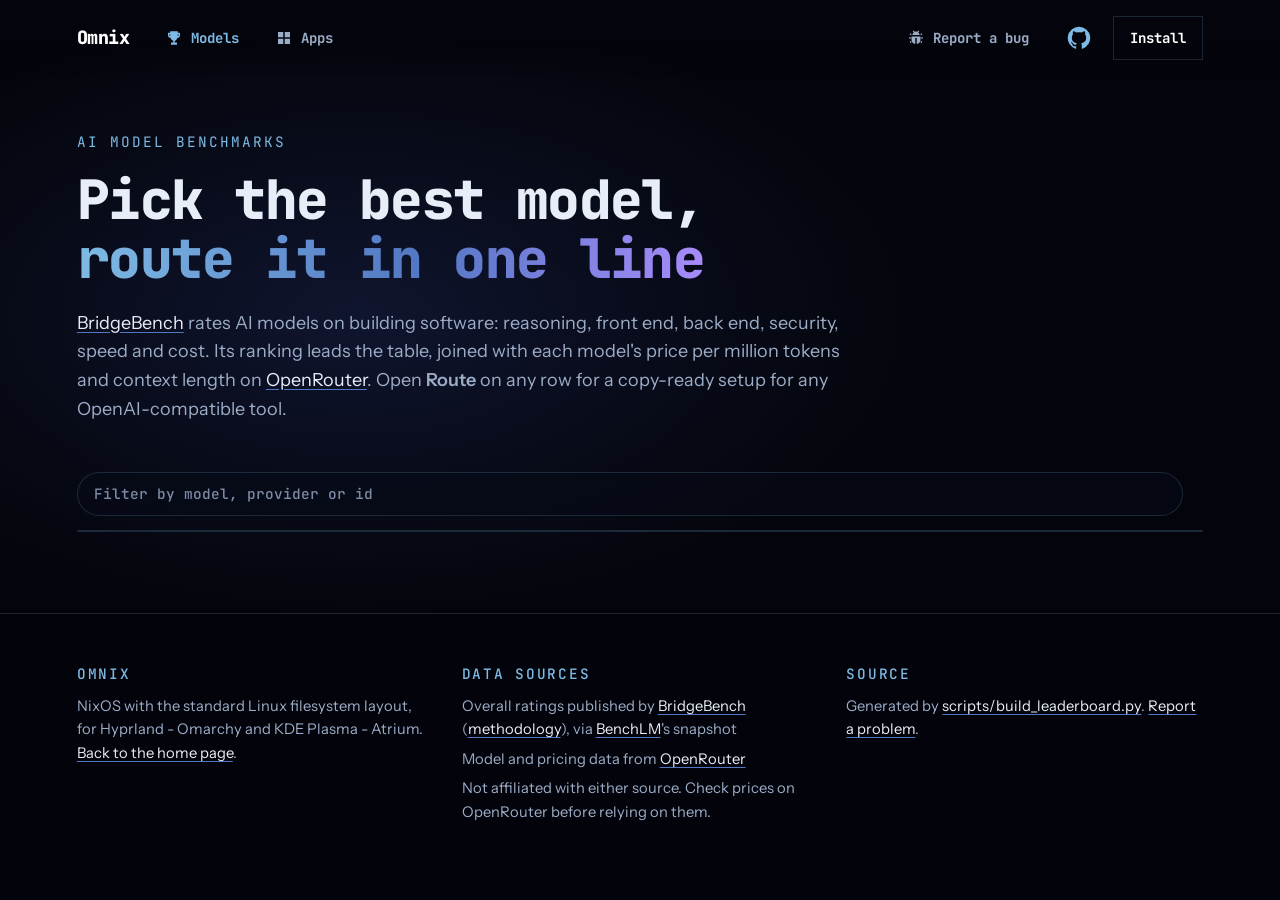
<file: scripts/leaderboard_template.html>
<!doctype html>
<html lang="en">
<head>
<meta charset="utf-8">
<meta name="viewport" content="width=device-width, initial-scale=1, viewport-fit=cover">
<meta name="color-scheme" content="dark">
<!-- Generated by scripts/build_leaderboard.py from scripts/leaderboard_template.html. Edit the template, not this file. -->
<title>AI model benchmarks: BridgeBench scores and OpenRouter routing | Omnix</title>
<meta name="description" content="BridgeBench's AI coding model ratings joined with the OpenRouter catalog: price per million tokens, context length and copy-ready routing config for every model.">
<link rel="canonical" href="https://www.omnix-linux.com/benchmarks/">
<link rel="icon" type="image/svg+xml" href="../favicon.svg?v=corona-white-ring">
<link rel="icon" type="image/png" sizes="32x32" href="../favicon-32.png?v=corona-white-ring">
<link rel="preload" href="../fonts/jetbrains-mono-latin.woff2" as="font" type="font/woff2" crossorigin>
<link rel="preload" href="../fonts/instrument-sans-latin.woff2" as="font" type="font/woff2" crossorigin>
<style>
@font-face {
  font-family: 'Instrument Sans'; font-style: normal; font-weight: 400 600; font-stretch: 100%; font-display: swap;
  src: url(../fonts/instrument-sans-latin.woff2) format('woff2');
  unicode-range: U+0000-00FF, U+0131, U+0152-0153, U+02BB-02BC, U+02C6, U+02DA, U+02DC, U+0304, U+0308, U+0329, U+2000-206F, U+20AC, U+2122, U+2191, U+2193, U+2212, U+2215, U+FEFF, U+FFFD;
}
@font-face {
  font-family: 'JetBrains Mono'; font-style: normal; font-weight: 400 800; font-display: swap;
  src: url(../fonts/jetbrains-mono-latin.woff2) format('woff2');
  unicode-range: U+0000-00FF, U+0131, U+0152-0153, U+02BB-02BC, U+02C6, U+02DA, U+02DC, U+0304, U+0308, U+0329, U+2000-206F, U+20AC, U+2122, U+2191, U+2193, U+2212, U+2215, U+FEFF, U+FFFD;
}
  :root {
    --void: #04050c; --ink: #e8eef8; --muted: #9cadc8; --ice: #7ebae4; --nix: #5277c3; --violet: #a78bfa;
    --panel: rgba(8, 11, 24, 0.62); --line: rgba(126, 186, 228, 0.18); --ok: #86efac;
    --font-display: "JetBrains Mono", ui-monospace, "SF Mono", Menlo, Consolas, monospace;
    --font-body: "Instrument Sans", "Segoe UI", system-ui, -apple-system, sans-serif;
    --font-mono: "JetBrains Mono", ui-monospace, "SF Mono", Menlo, Consolas, monospace;
    --step--1: clamp(0.82rem, 0.78rem + 0.15vw, 0.9rem);
    --step-0: clamp(1rem, 0.95rem + 0.25vw, 1.125rem);
    --step-1: clamp(1.25rem, 1.1rem + 0.6vw, 1.5rem);
    --step-3: clamp(2rem, 1.4rem + 2.6vw, 3.4rem);
    --header-height: 76px;
    color-scheme: dark;
  }
  *, *::before, *::after { box-sizing: border-box; }
  html { background: var(--void); scroll-padding-top: var(--header-height); }
  body {
    margin: 0; background: var(--void); color: var(--ink); font-family: var(--font-body); font-size: var(--step-0);
    line-height: 1.6; -webkit-font-smoothing: antialiased; overflow-x: hidden;
  }
  body::before {
    content: ""; position: fixed; inset: 0 0 auto; height: 100vh; height: 100lvh; z-index: 0; pointer-events: none;
    background: radial-gradient(ellipse 55% 42% at 28% 35%, #10152f 0%, #080b19 45%, var(--void) 80%);
  }
  [hidden] { display: none !important; }

  /* Header: same nav on the home, Models and Apps pages. The page scrolls under it, so it fades to the void. */
  .site-header { position: fixed; inset: 0 0 auto; z-index: 6; height: var(--header-height); padding-inline: max(16px, 6vw); background: linear-gradient(var(--void) 55%, rgba(4, 5, 12, 0)); }
  .site-nav { max-width: 1240px; height: 100%; margin-inline: auto; display: flex; justify-content: space-between; align-items: center; gap: 8px; }
  .site-nav-links, .site-nav-start { display: flex; align-items: center; gap: 12px; }
  .site-nav-start { gap: 4px; }
  .site-nav a { display: inline-flex; align-items: center; justify-content: center; min-height: 44px; padding: 10px 16px; font-family: var(--font-mono); font-size: .875rem; font-weight: 700; color: #fff; text-decoration: none; white-space: nowrap; }
  .site-nav .nav-home { padding-left: 0; font-family: var(--font-display); font-weight: 800; font-size: 1.15rem; letter-spacing: -0.03em; }
  .site-nav .nav-leaderboard, .site-nav .nav-apps, .site-nav .nav-bug { gap: 8px; color: var(--muted); }
  .nav-leaderboard svg, .nav-apps svg, .nav-bug svg { width: 18px; height: 18px; fill: currentColor; flex: none; }
  .site-nav .nav-leaderboard[aria-current="page"], .site-nav .nav-apps[aria-current="page"] { color: var(--ice); }
  .site-nav .nav-install { border: 1px solid var(--line); border-radius: 0; }
  .site-nav .nav-github { width: 44px; padding: 10px; color: var(--ice); }
  .nav-github svg { width: 24px; height: 24px; fill: currentColor; }
  .site-nav a:hover { color: var(--ice); }
  .site-nav .nav-github:hover { color: var(--violet); }
  .site-nav .nav-install:hover { border-color: var(--ice); }
  .site-nav a:focus-visible { outline: 2px solid var(--ice); outline-offset: 3px; }
  /* Narrow screens: Models, Apps and Report a bug collapse to 44px icon buttons. */
  @media (max-width: 640px) {
    :root { --header-height: 64px; }
    .site-nav-links { gap: 4px; }
    .site-nav-start { gap: 0; }
    .site-nav .nav-home { padding-right: 8px; }
    .site-nav .nav-bug, .site-nav .nav-leaderboard, .site-nav .nav-apps { width: 44px; padding: 10px; }
    .nav-bug span, .nav-leaderboard span, .nav-apps span { display: none; }
    .nav-bug svg, .nav-leaderboard svg, .nav-apps svg { width: 20px; height: 20px; }
  }
  @media (max-width: 400px) { .site-nav .nav-home { font-size: 1rem; } .site-nav .nav-install { padding-inline: 10px; } }
  @media (max-width: 360px) {
    /* 320px: 44 + 4 x 44 + 68 fills the row exactly, so the groups touch (icons keep 10px inner padding). */
    .site-nav, .site-nav-links { gap: 0; }
    .site-nav .nav-home { min-width: 44px; justify-content: flex-start; font-size: .85rem; padding-right: 0; }
    .site-nav .nav-install { padding-inline: 5px; font-size: .8rem; }
  }

  main { position: relative; z-index: 1; padding: calc(var(--header-height) + clamp(24px, 6svh, 72px)) max(16px, 6vw) clamp(56px, 9svh, 120px); }
  .wide { max-width: 1240px; margin-inline: auto; min-width: 0; }
  .eyebrow { font-family: var(--font-mono); font-size: var(--step--1); letter-spacing: 0.14em; text-transform: uppercase; color: var(--ice); }
  h1 { font-family: var(--font-display); font-weight: 800; font-size: var(--step-3); line-height: 1.08; letter-spacing: -0.03em; margin: 18px 0 20px; text-wrap: balance; }
  h1 em { font-style: normal; background: linear-gradient(90deg, var(--ice), var(--nix) 55%, var(--violet)); -webkit-background-clip: text; background-clip: text; color: transparent; }
  .lede { color: var(--muted); max-width: 64ch; margin: 0; }
  .lede a, .meta a, .notice a, footer a { color: var(--ink); text-decoration-color: var(--nix); text-underline-offset: 3px; }
  .lede a:hover, .meta a:hover, .notice a:hover, footer a:hover { color: var(--ice); }

  .notice { margin: 28px 0 0; padding: 16px 20px; border: 1px solid rgba(167, 139, 250, 0.35); border-radius: 12px; background: rgba(8, 11, 24, .5); color: var(--muted); font-size: .95rem; }
  .notice strong { color: var(--violet); font-family: var(--font-mono); font-weight: 700; display: block; margin-bottom: 4px; }
  .meta { display: flex; flex-wrap: wrap; gap: 6px 24px; margin: 20px 0 0; font-family: var(--font-mono); font-size: .8rem; color: var(--muted); }
  .meta .stale { color: #fca5a5; }

  .controls { display: flex; flex-wrap: wrap; align-items: center; gap: 12px 20px; margin: 28px 0 14px; }
  .search { flex: 1 1 260px; min-width: 0; min-height: 44px; padding: 10px 16px; border: 1px solid var(--line); border-radius: 999px; background: rgba(8, 11, 24, .6); color: var(--ink); font: 500 .9rem var(--font-mono); }
  .search::placeholder { color: var(--muted); opacity: .8; }
  .search:focus-visible, .toggle input:focus-visible { outline: 2px solid var(--ice); outline-offset: 3px; }
  .toggle { display: inline-flex; align-items: center; gap: 8px; min-height: 44px; font-family: var(--font-mono); font-size: .82rem; color: var(--muted); cursor: pointer; }
  .toggle input { width: 18px; height: 18px; accent-color: var(--violet); }
  .count { font-family: var(--font-mono); font-size: .8rem; color: var(--muted); margin-left: auto; }

  /* The table scrolls sideways inside its own panel on phones; the page itself never does. */
  .table-wrap { position: relative; max-width: 100%; max-height: 72vh; overflow: auto; border: 1px solid var(--line); border-radius: 14px; background: var(--panel); overscroll-behavior-x: contain; }
  table { width: 100%; border-collapse: separate; border-spacing: 0; font-size: .88rem; }
  th, td { padding: 10px 14px; text-align: left; white-space: nowrap; border-bottom: 1px solid var(--line); }
  thead th { position: sticky; top: 0; z-index: 2; background: #0a0e1e; font-family: var(--font-mono); font-size: .74rem; font-weight: 500; letter-spacing: .08em; text-transform: uppercase; color: var(--ice); padding: 0; }
  th.num, td.num { text-align: right; }
  th button { all: unset; box-sizing: border-box; display: flex; align-items: center; gap: 6px; width: 100%; min-height: 44px; padding: 10px 14px; cursor: pointer; }
  th.num button { justify-content: flex-end; }
  th button:focus-visible { outline: 2px solid var(--ice); outline-offset: -3px; }
  th button:hover { color: var(--ink); }
  th button::after { content: "↕"; opacity: .35; font-size: .9em; }
  th[aria-sort="ascending"] button::after { content: "↑"; opacity: 1; color: var(--violet); }
  th[aria-sort="descending"] button::after { content: "↓"; opacity: 1; color: var(--violet); }
  th.plain { padding: 10px 14px; }
  tbody tr:hover td { background: rgba(126, 186, 228, .05); }
  tbody tr:last-child td { border-bottom: 0; }
  td { color: var(--muted); font-family: var(--font-mono); font-size: .82rem; }
  td.model { font-family: var(--font-body); color: var(--ink); white-space: normal; min-width: 220px; max-width: 360px; }
  td.model .id { display: block; font-family: var(--font-mono); font-size: .74rem; color: var(--muted); word-break: break-all; }
  /* Model id reveal: a floating chip that fades in just above the model name on row hover or
     focus, overlapping the row above. It takes no space in the table, so rows stay compact.
     Touch screens can't hover, so there it sits inline under the name. */
  td.model .mname { position: relative; display: inline-block; }
  td.model .mid { position: absolute; left: -9px; bottom: calc(100% + 5px); z-index: 4; display: flex; align-items: center; gap: 4px;
    padding: 2px 3px 2px 9px; white-space: nowrap; border: 1px solid rgba(126, 186, 228, .32); border-radius: 999px;
    background: #0d1426; box-shadow: 0 6px 18px rgba(0, 0, 0, .45); font: .74rem/1.5 var(--font-mono); color: var(--ice);
    opacity: 0; transform: translateY(4px); pointer-events: none; transition: opacity .16s ease-out, transform .16s ease-out; }
  td.model .mid code { font: inherit; }
  tbody tr:hover .mid, tbody tr:focus-within .mid { opacity: 1; transform: none; pointer-events: auto; }
  @media (hover: none) {
    td.model .mid { position: static; opacity: 1; transform: none; pointer-events: auto; margin-top: 3px; width: fit-content; box-shadow: none; white-space: normal; }
    td.model .mid code { word-break: break-all; }
  }
  @media (prefers-reduced-motion: reduce) { td.model .mid { transition: none; } }
  .id-copy { flex: none; display: inline-grid; place-items: center; width: 26px; height: 26px; padding: 0; border: 0; border-radius: 50%; background: transparent; color: var(--muted); cursor: pointer; }
  .id-copy:hover { color: var(--ice); background: rgba(126, 186, 228, .12); }
  .id-copy:focus-visible { outline: 2px solid var(--ice); outline-offset: 1px; }
  .id-copy svg { width: 14px; height: 14px; fill: none; stroke: currentColor; stroke-width: 2; stroke-linecap: round; stroke-linejoin: round; }
  .id-copy .done { display: none; }
  .id-copy[data-state="copied"] { color: var(--ok); }
  .id-copy[data-state="copied"] .todo { display: none; }
  .id-copy[data-state="copied"] .done { display: block; }
  .mid .copied-note { font-size: .68rem; color: var(--ok); opacity: 0; transition: opacity .18s; }
  .mid:has(.id-copy[data-state="copied"]) .copied-note { opacity: 1; }
  td.model .tag { display: inline-block; margin-left: 6px; padding: 0 6px; border: 1px solid var(--line); border-radius: 999px; font: .68rem var(--font-mono); color: var(--violet); vertical-align: 1px; }
  td.rank { color: var(--violet); font-weight: 700; }
  td.score { color: var(--ink); }
  td .free { color: var(--ok); }
  td.missing { color: rgba(156, 173, 200, .5); }
  .route { font: 700 .76rem var(--font-mono); letter-spacing: .04em; min-height: 36px; padding: 6px 14px; border-radius: 999px; border: 1px solid var(--line); background: rgba(8, 11, 24, .5); color: var(--ink); cursor: pointer; transition: border-color .2s; }
  .route:hover { border-color: var(--ice); }
  .route:focus-visible { outline: 2px solid var(--ice); outline-offset: 2px; }
  .route:disabled { cursor: not-allowed; opacity: .5; border-style: dashed; }
  .empty { padding: 28px; text-align: center; color: var(--muted); font-family: var(--font-mono); font-size: .85rem; }

  /* Routing dialog, styled as a .term panel. */
  dialog.term { width: min(760px, calc(100vw - 24px)); max-height: calc(100dvh - 24px); padding: 0; color: var(--ink); background: #080b18; border: 1px solid var(--line); border-radius: 14px; font-family: var(--font-mono); font-size: clamp(0.74rem, 0.7rem + 0.2vw, 0.86rem); line-height: 1.7; overflow: hidden; }
  dialog.term[open] { display: flex; flex-direction: column; }
  dialog.term::backdrop { background: rgba(4, 5, 12, .72); }
  .term-bar { display: flex; gap: 7px; padding: 12px 16px; border-bottom: 1px solid var(--line); align-items: center; flex: none; }
  .term-bar i { width: 10px; height: 10px; border-radius: 50%; background: rgba(156, 173, 200, 0.3); flex: none; }
  .term-bar b { margin-left: 8px; font-weight: 500; color: var(--muted); font-size: 0.92em; min-width: 0; overflow: hidden; text-overflow: ellipsis; white-space: nowrap; }
  .term-bar .close { margin-left: auto; flex: none; all: unset; margin-left: auto; cursor: pointer; color: var(--muted); font-size: 1.3rem; line-height: 1; width: 36px; height: 36px; display: grid; place-items: center; border-radius: 8px; }
  .term-bar .close:hover { color: var(--ice); }
  .term-bar .close:focus-visible { outline: 2px solid var(--ice); }
  .dialog-body { overflow-y: auto; padding: 18px 20px 22px; }
  .dialog-body h2 { margin: 0 0 4px; font-family: var(--font-display); font-weight: 800; font-size: var(--step-1); letter-spacing: -0.02em; line-height: 1.25; overflow-wrap: anywhere; }
  .dialog-body > p { margin: 0 0 16px; color: var(--muted); font-family: var(--font-body); font-size: .9rem; }
  .snip { margin-top: 14px; }
  .snip-head { display: flex; align-items: center; justify-content: space-between; gap: 12px; margin-bottom: 6px; }
  .snip-head span { color: var(--ice); font-size: .74rem; letter-spacing: .1em; text-transform: uppercase; }
  .snip pre { margin: 0; padding: 12px 14px; overflow-x: auto; white-space: pre; color: var(--muted); background: rgba(4, 5, 12, .6); border: 1px solid var(--line); border-radius: 10px; }
  .snip pre .c { color: var(--ink); }
  .copy { font: 700 .72rem var(--font-mono); letter-spacing: .04em; min-height: 32px; padding: 4px 12px; border-radius: 999px; border: 1px solid var(--line); background: transparent; color: var(--ink); cursor: pointer; }
  .copy:hover { border-color: var(--ice); }
  .copy:focus-visible { outline: 2px solid var(--ice); outline-offset: 2px; }
  .copy[data-state="copied"] { color: var(--ok); border-color: rgba(134, 239, 172, .5); }
  .copy[data-state="failed"] { color: #fca5a5; }
  .dialog-body .note { margin: 16px 0 0; font-family: var(--font-body); font-size: .82rem; color: var(--muted); }

  footer { position: relative; z-index: 1; padding-inline: max(16px, 6vw); padding-block: 48px 64px; border-top: 1px solid var(--line); background: rgba(4, 5, 12, 0.82); }
  .foot { max-width: 1240px; margin-inline: auto; display: grid; gap: 28px; grid-template-columns: repeat(auto-fit, minmax(220px, 1fr)); }
  .foot h4 { margin: 0 0 10px; font-family: var(--font-mono); font-size: var(--step--1); letter-spacing: 0.12em; text-transform: uppercase; color: var(--ice); font-weight: 500; }
  .foot p, .foot li { margin: 0; color: var(--muted); font-size: 0.92rem; }
  .foot ul { list-style: none; padding: 0; margin: 0; display: grid; gap: 6px; }
</style>
</head>
<body>
<header class="site-header">
  <nav class="site-nav" aria-label="Main navigation">
    <div class="site-nav-start">
      <a class="nav-home" href="../">Omnix</a>
      <a class="nav-leaderboard" href="./" aria-current="page" title="AI models, benchmarks and routing" aria-label="Models"><svg viewBox="0 0 24 24" aria-hidden="true" focusable="false"><path d="M7 3h10v2h3v3a4 4 0 0 1-3.6 4A5 5 0 0 1 13 15.9V18h3v3H8v-3h3v-2.1A5 5 0 0 1 7.6 12 4 4 0 0 1 4 8V5h3V3zm0 4H6v1a2 2 0 0 0 1 1.7V7zm10 0v2.7A2 2 0 0 0 18 8V7h-1z"/></svg><span>Models</span></a>
      <a class="nav-apps" href="../apps/" title="Apps tested on Omnix" aria-label="Apps"><svg viewBox="0 0 24 24" aria-hidden="true" focusable="false"><path d="M4 4h7v7H4zm9 0h7v7h-7zM4 13h7v7H4zm9 0h7v7h-7z"/></svg><span>Apps</span></a>
    </div>
    <div class="site-nav-links">
      <a class="nav-bug" href="../#bugs" title="Report a bug" aria-label="Report a bug"><svg viewBox="0 0 24 24" aria-hidden="true" focusable="false"><path d="M9 4.5 7.6 3.1l1.1-1.1L10.4 3.7a5 5 0 0 1 3.2 0L15.3 2l1.1 1.1L15 4.5A4.9 4.9 0 0 1 16.9 8H7.1A4.9 4.9 0 0 1 9 4.5zM6 10h12v4a6 6 0 0 1-5 5.9V12h-2v7.9A6 6 0 0 1 6 14v-4zm-3 1h2v2H3v-2zm16 0h2v2h-2v-2zM3.6 17l1.6-1 1 1.7-1.6 1-1-1.7zm15.2-1 1.6 1-1 1.7-1.6-1 1-1.7zM3.6 7.3l1-1.7 1.6 1-1 1.7-1.6-1zm14.2-.7 1.6-1 1 1.7-1.6 1-1-1.7z"/></svg><span>Report a bug</span></a>
      <a class="nav-github" href="https://github.com/Omnix-Linux" aria-label="Omnix on GitHub" title="Omnix on GitHub"><svg viewBox="0 0 24 24" aria-hidden="true" focusable="false"><path d="M12 .75a11.25 11.25 0 0 0-3.558 21.923c.563.104.768-.244.768-.542 0-.267-.01-.975-.015-1.914-3.13.68-3.79-1.508-3.79-1.508-.512-1.302-1.25-1.65-1.25-1.65-1.022-.699.077-.685.077-.685 1.13.08 1.725 1.16 1.725 1.16 1.005 1.722 2.638 1.225 3.28.937.102-.729.394-1.225.716-1.507-2.499-.285-5.126-1.25-5.126-5.565 0-1.23.44-2.235 1.16-3.023-.117-.285-.503-1.43.11-2.98 0 0 .945-.303 3.094 1.154A10.79 10.79 0 0 1 12 6.172c.956.005 1.92.129 2.819.378 2.147-1.457 3.09-1.154 3.09-1.154.615 1.55.23 2.695.113 2.98.723.788 1.158 1.793 1.158 3.023 0 4.327-2.631 5.277-5.138 5.556.404.349.764 1.034.764 2.084 0 1.505-.014 2.719-.014 3.088 0 .3.203.65.774.54A11.25 11.25 0 0 0 12 .75Z"/></svg></a>
      <a class="nav-install" href="../#install">Install</a>
    </div>
  </nav>
</header>

<main>
  <div class="wide">
    <div class="eyebrow">AI model benchmarks</div>
    <h1>Pick the best model, <em>route it in one line</em></h1>
    <p class="lede"><a href="https://www.bridgebench.ai/leaderboard">BridgeBench</a> rates AI models on building software: reasoning, front end, back end, security, speed and cost. Its ranking leads the table, joined with each model's price per million tokens and context length on <a href="https://openrouter.ai/models">OpenRouter</a>. Open <strong>Route</strong> on any row for a copy-ready setup for any OpenAI-compatible tool.</p>
    <div class="notice" id="bb-notice" role="status" hidden>
      <strong>BridgeBench scores not loaded yet</strong>
      This page does not rank models. The list below is the OpenRouter catalog, sorted by provider and name; ordering implies nothing about quality. BridgeBench scores could not be loaded for this snapshot.
    </div>
    <p class="meta" id="meta"></p>

    <div class="controls">
      <input class="search" id="search" type="search" placeholder="Filter by model, provider or id" aria-label="Filter models" autocomplete="off" spellcheck="false">
      <label class="toggle" id="or-toggle" hidden><input type="checkbox" id="show-or"> Show OpenRouter-only models</label>
      <span class="count" id="count" aria-live="polite"></span>
    </div>
    <div class="table-wrap" tabindex="0" role="region" aria-label="Model table, scrolls horizontally">
      <table id="board">
        <caption hidden>Models with prices per million tokens, context length and routing</caption>
        <thead><tr id="head"></tr></thead>
        <tbody id="rows"></tbody>
      </table>
      <div class="empty" id="empty" hidden>No models match this filter.</div>
    </div>
  </div>
</main>

<dialog class="term" id="route" aria-labelledby="route-title">
  <div class="term-bar"><i></i><i></i><i></i><b id="route-bar">openrouter</b><button class="close" type="button" id="route-close" aria-label="Close">&times;</button></div>
  <div class="dialog-body">
    <h2 id="route-title"></h2>
    <p>OpenRouter speaks the OpenAI chat completions API. Set your own key in the environment; this page never contains one.</p>
    <div id="snips"></div>
    <p class="note" id="route-variants" hidden></p>
  </div>
</dialog>

<footer>
  <div class="foot">
    <div>
      <h4>Omnix</h4>
      <p>NixOS with the standard Linux filesystem layout, for Hyprland - Omarchy and KDE Plasma - Atrium. <a href="../">Back to the home page</a>.</p>
    </div>
    <div>
      <h4>Data sources</h4>
      <ul>
        <li>Overall ratings published by <a href="https://www.bridgebench.ai/leaderboard">BridgeBench</a> (<a href="https://www.bridgebench.ai/blog/how-the-leaderboard-works">methodology</a>), via <a href="https://benchlm.ai/benchmarks/bridgebench">BenchLM</a>'s snapshot</li>
        <li>Model and pricing data from <a href="https://openrouter.ai/models">OpenRouter</a></li>
        <li>Not affiliated with either source. Check prices on OpenRouter before relying on them.</li>
      </ul>
    </div>
    <div>
      <h4>Source</h4>
      <p>Generated by <a href="https://github.com/Omnix-Linux/omnix-linux.github.io/blob/main/scripts/build_leaderboard.py">scripts/build_leaderboard.py</a>. <a href="https://github.com/Omnix-Linux/omnix-linux.github.io/issues/5">Report a problem</a>.</p>
    </div>
  </div>
</footer>

<script id="leaderboard-data" type="application/json">/*__LEADERBOARD_DATA__*/null</script>
<script>
(() => {
  "use strict";
  const DATA = JSON.parse(document.getElementById("leaderboard-data").textContent) || { rows: [], axes: [], sources: {} };
  const BASE = "https://openrouter.ai/api/v1";
  const hasBB = DATA.rows.some(r => r.rank != null);
  const $ = id => document.getElementById(id);

  const fmtDate = s => s ? new Date(s).toLocaleString(undefined, { dateStyle: "medium", timeStyle: "short", timeZone: "UTC" }) + " UTC" : "unknown";
  const fmtPrice = v => v == null ? null : v === 0 ? "Free" : "$" + (v < 0.1 ? v.toFixed(3) : v < 100 ? v.toFixed(2) : Math.round(v).toLocaleString());
  const fmtCtx = v => !v ? null : v >= 1e6 ? (v / 1048576 >= 1 && v % 1048576 === 0 ? v / 1048576 : +(v / 1e6).toFixed(2)) + "M" : Math.round(v / 1024) + "K";
  const axisLabel = a => a.replace(/[_-]+/g, " ");

  // Columns. Sort keys return null for missing values, which always sort last.
  const cols = [];
  if (hasBB) {
    cols.push({ key: "rank", label: "Rank", num: true, get: r => r.rank, cls: "rank" });
    cols.push({ key: "overall", label: "Overall", num: true, get: r => r.overall, cls: "score", desc: true });
    for (const a of DATA.axes) cols.push({ key: "axis:" + a, label: axisLabel(a), num: true, get: r => r.axes ? r.axes[a] ?? null : null, cls: "score", desc: true });
  }
  cols.push({ key: "name", label: "Model", get: r => (r.name || "").toLowerCase(), cls: "model" });
  cols.push({ key: "provider", label: "Provider", get: r => r.provider || null });
  cols.push({ key: "in", label: "Input $/1M", num: true, get: r => r.in ?? null, fmt: fmtPrice });
  cols.push({ key: "out", label: "Output $/1M", num: true, get: r => r.out ?? null, fmt: fmtPrice });
  cols.push({ key: "ctx", label: "Context", num: true, get: r => r.ctx || null, fmt: fmtCtx, desc: true });

  const defaultSort = hasBB ? { key: "rank", dir: 1 } : { key: "provider", dir: 1 };
  let sort = { ...defaultSort };

  // Header with keyboard-accessible sort buttons.
  const head = $("head");
  for (const c of cols) {
    const th = document.createElement("th");
    th.scope = "col";
    th.dataset.key = c.key;
    if (c.num) th.className = "num";
    const b = document.createElement("button");
    b.type = "button";
    b.textContent = c.label;
    b.addEventListener("click", () => {
      sort = sort.key === c.key ? { key: c.key, dir: -sort.dir } : { key: c.key, dir: c.desc ? -1 : 1 };
      render();
    });
    th.append(b);
    head.append(th);
  }
  const thRoute = document.createElement("th");
  thRoute.scope = "col"; thRoute.className = "plain"; thRoute.textContent = "Route";
  head.append(thRoute);

  // Meta line and notice.
  const s = DATA.sources || {};
  const bb = s.bridgebench || {}, or = s.openrouter || {};
  const meta = $("meta");
  const metaItem = (label, src, when) => {
    const span = document.createElement("span");
    span.textContent = label + ": " + when;
    if (src.stale) { const st = document.createElement("span"); st.className = "stale"; st.textContent = " (stale: last refresh failed)"; span.append(st); }
    meta.append(span);
  };
  metaItem("Snapshot generated", {}, fmtDate(DATA.generated_at));
  metaItem("OpenRouter fetched", or, fmtDate(or.fetched_at));
  metaItem("BridgeBench" + (bb.version ? " " + bb.version : ""), bb, hasBB ? "updated " + (bb.updated || fmtDate(bb.fetched_at)) + (bb.via ? " (via BenchLM)" : "") : "not loaded");
  $("bb-notice").hidden = hasBB;
  const showOr = $("show-or");
  if (hasBB) { $("or-toggle").hidden = false; }
  showOr.checked = !hasBB;
  showOr.addEventListener("change", render);
  $("search").addEventListener("input", render);

  const cmp = (col, dir) => (a, b) => {
    const x = col.get(a), y = col.get(b);
    if (x == null && y == null) return 0;
    if (x == null) return 1;
    if (y == null) return -1;
    return (x < y ? -1 : x > y ? 1 : 0) * dir;
  };
  const tiebreak = (a, b) => (a.provider || "").localeCompare(b.provider || "") || (a.name || "").localeCompare(b.name || "");

  function render() {
    const q = $("search").value.trim().toLowerCase();
    const col = cols.find(c => c.key === sort.key);
    let rows = DATA.rows.filter(r => (r.rank != null || showOr.checked) &&
      (!q || [r.name, r.bbName, r.id, r.provider].some(v => v && v.toLowerCase().includes(q))));
    const primary = cmp(col, sort.dir);
    const secondary = sort.key === "provider" ? (a, b) => (a.name || "").localeCompare(b.name || "") : tiebreak;
    rows = rows.slice().sort((a, b) => primary(a, b) || secondary(a, b));
    for (const th of head.querySelectorAll("th[data-key]")) {
      if (th.dataset.key === sort.key) th.setAttribute("aria-sort", sort.dir > 0 ? "ascending" : "descending");
      else th.removeAttribute("aria-sort");
    }
    const frag = document.createDocumentFragment();
    for (const r of rows) {
      const tr = document.createElement("tr");
      for (const c of cols) {
        const td = document.createElement("td");
        if (c.cls) td.className = c.cls;
        if (c.num) td.classList.add("num");
        if (c.key === "name") {
          const nm = document.createElement("span"); nm.className = "mname";
          nm.append(r.name || r.bbName); td.append(nm);
          if (r.variants && r.variants.some(v => v.endsWith(":free"))) { const t = document.createElement("span"); t.className = "tag"; t.textContent = "free tier"; td.append(t); }
          if (r.id) {
            const mid = document.createElement("span"); mid.className = "mid";
            const code = document.createElement("code"); code.textContent = r.id;
            const cb = document.createElement("button"); cb.type = "button"; cb.className = "id-copy"; cb.dataset.copyId = r.id;
            cb.setAttribute("aria-label", "Copy model id " + r.id); cb.title = "Copy model id";
            cb.innerHTML = '<svg class="todo" viewBox="0 0 24 24" aria-hidden="true"><rect x="9" y="9" width="11" height="11" rx="2"/><path d="M5 15V5a2 2 0 0 1 2-2h8"/></svg><svg class="done" viewBox="0 0 24 24" aria-hidden="true"><path d="M5 12.5l4.5 4.5L19 7.5"/></svg>';
            const note = document.createElement("span"); note.className = "copied-note"; note.setAttribute("aria-live", "polite");
            mid.append(code, cb, note); nm.append(mid);
          } else {
            const id = document.createElement("span"); id.className = "id"; id.textContent = "Not on OpenRouter"; td.append(id);
          }
        } else {
          const v = c.get(r);
          const text = v == null ? null : c.fmt ? c.fmt(v) : (c.key === "provider" ? r.provider : String(v));
          if (text == null) { td.textContent = "—"; td.classList.add("missing"); }
          else if (text === "Free") { const f = document.createElement("span"); f.className = "free"; f.textContent = text; td.append(f); }
          else td.textContent = text;
        }
        tr.append(td);
      }
      const td = document.createElement("td");
      const b = document.createElement("button");
      b.type = "button"; b.className = "route"; b.textContent = "Route";
      if (r.id) { b.dataset.id = r.id; b.setAttribute("aria-label", "Routing config for " + (r.name || r.id)); }
      else { b.disabled = true; b.title = "Not on OpenRouter"; }
      td.append(b); tr.append(td); frag.append(tr);
    }
    $("rows").replaceChildren(frag);
    $("empty").hidden = rows.length > 0;
    $("count").textContent = rows.length + " model" + (rows.length === 1 ? "" : "s");
  }

  // Routing dialog.
  const byId = new Map(DATA.rows.filter(r => r.id).map(r => [r.id, r]));
  const dlg = $("route");
  let opener = null;
  function snippets(id) {
    const body = JSON.stringify({ model: id, messages: [{ role: "user", content: "Hello" }] });
    return [
      ["Base URL", BASE],
      ["Endpoint", "POST /chat/completions"],
      ["Model id", id],
      ["Environment", "export OPENROUTER_API_KEY=sk-or-...  # your key"],
      ["curl", `curl ${BASE}/chat/completions \\\n  -H "Authorization: Bearer $OPENROUTER_API_KEY" \\\n  -H "Content-Type: application/json" \\\n  -d '${body}'`],
      ["Python (OpenAI SDK)", `import os\nfrom openai import OpenAI\n\nclient = OpenAI(base_url="${BASE}", api_key=os.environ["OPENROUTER_API_KEY"])\nreply = client.chat.completions.create(\n    model="${id}",\n    messages=[{"role": "user", "content": "Hello"}],\n)\nprint(reply.choices[0].message.content)`],
      ["OpenAI-compatible tools", `export OPENAI_BASE_URL=${BASE}\nexport OPENAI_API_KEY="$OPENROUTER_API_KEY"\n# then select model: ${id}`],
    ];
  }
  async function copyText(text) {
    try { await navigator.clipboard.writeText(text); return true; }
    catch {
      const ta = document.createElement("textarea");
      ta.value = text; ta.setAttribute("readonly", ""); ta.style.cssText = "position:fixed;opacity:0";
      dlg.append(ta); ta.select();
      let ok = false; try { ok = document.execCommand("copy"); } catch {}
      ta.remove(); return ok;
    }
  }
  function openRoute(btn) {
    const r = byId.get(btn.dataset.id);
    if (!r) return;
    opener = btn;
    $("route-title").textContent = r.name || r.id;
    $("route-bar").textContent = "openrouter · " + r.id;
    const box = $("snips");
    box.replaceChildren();
    snippets(r.id).forEach(([label, text], i) => {
      const wrap = document.createElement("div"); wrap.className = "snip";
      const h = document.createElement("div"); h.className = "snip-head";
      const l = document.createElement("span"); l.id = "snip-" + i; l.textContent = label;
      const c = document.createElement("button"); c.type = "button"; c.className = "copy"; c.textContent = "Copy";
      c.setAttribute("aria-describedby", l.id);
      c.addEventListener("click", async () => {
        const ok = await copyText(text);
        c.dataset.state = ok ? "copied" : "failed";
        c.textContent = ok ? "Copied" : "Copy failed";
        clearTimeout(c._t);
        c._t = setTimeout(() => { delete c.dataset.state; c.textContent = "Copy"; }, 1800);
      });
      h.append(l, c);
      const pre = document.createElement("pre"); const code = document.createElement("code"); code.className = "c"; code.textContent = text; pre.append(code);
      wrap.append(h, pre); box.append(wrap);
    });
    const vnote = $("route-variants");
    if (r.variants && r.variants.length) { vnote.hidden = false; vnote.textContent = "Also routable as: " + r.variants.join(", ") + ". :free is rate-limited; :batch is for asynchronous batch jobs."; }
    else vnote.hidden = true;
    dlg.showModal();
  }
  $("rows").addEventListener("click", async e => {
    const cp = e.target.closest("button.id-copy");
    if (cp) {
      const ok = await copyText(cp.dataset.copyId);
      cp.dataset.state = ok ? "copied" : "failed";
      const note = cp.parentElement.querySelector(".copied-note"); if (note) note.textContent = ok ? "Copied" : "";
      clearTimeout(cp._t); cp._t = setTimeout(() => { delete cp.dataset.state; if (note) note.textContent = ""; }, 1400);
      return;
    }
    const b = e.target.closest("button.route"); if (b && !b.disabled) openRoute(b);
  });
  $("route-close").addEventListener("click", () => dlg.close());
  dlg.addEventListener("click", e => { if (e.target === dlg) dlg.close(); }); // backdrop
  dlg.addEventListener("close", () => { if (opener && opener.isConnected) opener.focus(); opener = null; });

  render();
})();
</script>
</body>
</html>
</file>
<file: desktop-preview.css>
.desktop-choices{display:grid;gap:12px;margin:24px 0}.desktop-choices button,.preview-controls button,.workspace-switcher button{font:inherit;color:inherit;border:1px solid #364359;background:#101622;cursor:pointer;min-height:44px;border-radius:8px}.desktop-choices button{text-align:left;padding:16px;font-weight:700}.desktop-choices span{display:block;font-size:.85rem;font-weight:400;color:#a6b3ca;margin-top:6px}.desktop-choices [aria-pressed=true],.preview-controls [aria-pressed=true],.workspace-switcher [aria-pressed=true]{border-color:#83caff;background:#1d3048}.desktop-showcase button:focus-visible{outline:2px solid white;outline-offset:4px}.desktop-demo{min-width:0;align-self:start}.preview-controls{display:flex;gap:8px;flex-wrap:wrap;margin-bottom:16px}.preview-controls button{padding:8px 14px}.preview-monitors{display:grid;gap:12px;min-height:390px;align-content:center}.preview-screen{position:relative;height:360px;border:3px solid #394355;border-radius:12px;overflow:hidden;background:radial-gradient(ellipse at 65% 35%,#414473,transparent 65%),linear-gradient(145deg,#111329,#24283b);box-shadow:0 18px 40px #0006}.desktop-bar{display:flex;justify-content:space-between;padding:8px 12px;background:#151723db;font:10px monospace;color:#c0caf5}.workspace-stage{position:absolute;inset:42px 12px 58px;perspective:1000px}.terminal-group{position:absolute;inset:0 0 30px;padding:0;text-align:left;border:1px solid #9d7cd8;background:#171a29;color:#c0caf5;border-radius:7px;cursor:pointer;font:10px/1.7 monospace;box-shadow:0 10px 25px #0008;transition:transform .25s,filter .25s}.terminal-group.slot-1{transform:translate(0,30px) scale(.86);transform-origin:bottom left}.terminal-group.slot-2{transform:translate(25px,-5px) scale(.88);transform-origin:top right}.terminal-group.front{z-index:2}.terminal-group.back{z-index:1;filter:brightness(.66)}.group-title{display:block;padding:4px 10px;background:#30344c}.terminal-panes{display:grid;grid-template-columns:1fr 1fr;height:calc(100% - 25px)}.terminal-panes>span{padding:9px;overflow:hidden;border:1px solid #3a4059;white-space:nowrap}.terminal-panes b{color:#bb9af7}.prompt{color:#7dcfff}.terminal-output{color:#9ece6a}.desktop-dock{display:none;position:absolute;bottom:45px;left:50%;transform:translateX(-50%);padding:6px 16px;border:1px solid #ffffff40;background:#202635d9;border-radius:12px;color:#8dceff;font-size:18px}.workspace-switcher{position:absolute;bottom:4px;left:8px;display:flex;gap:4px}.workspace-switcher button{min-width:44px;padding:4px;font:12px monospace}.preview-caption{font-size:.8rem;color:#a6b3ca;margin:12px 0}.desktop-demo[data-desktop=plasma] .preview-screen{background:radial-gradient(120% 90% at 50% 8%,#e8447e 0%,#c9318f 26%,#7b2a9e 52%,#3a1f7a 74%,#1b1442 100%),linear-gradient(180deg,rgba(0,0,0,0) 42%,rgba(10,6,32,.55) 58%,rgba(16,10,46,.9) 100%),radial-gradient(70% 34% at 46% 104%,#9fd0ff 0%,#5f9ff0 34%,#3f6ed0 62%,rgba(63,110,208,0) 100%)}.desktop-demo[data-desktop=plasma] .desktop-bar{background:#172431e6;color:#e4f3ff}.desktop-demo[data-desktop=plasma] .desktop-dock{display:block}.desktop-demo.flat .terminal-group.slot-1{transform:translate(0,15px) scale(.92)}.desktop-demo.flat .terminal-group.slot-2{transform:translate(8px,-5px) scale(.92)}.preview-monitors.dual{grid-template-columns:1fr 1fr}.dual .preview-screen{height:300px}.dual .terminal-group{font-size:8px}.dual .terminal-panes>span{padding:4px}.dual .desktop-bar{font-size:8px;padding:8px 5px}.dual .workspace-switcher{gap:1px;left:3px}.dual .workspace-switcher button{min-width:30px}.dual .workspace-stage{inset:38px 5px 58px}.dual .terminal-group.slot-2{transform:translate(12px,-5px) scale(.88)}
@media(max-width:1100px){.preview-monitors.dual{grid-template-columns:1fr}.dual .preview-screen{height:320px}.preview-monitors{min-height:390px}.dual .workspace-switcher button{min-width:44px}.dual .terminal-group{font-size:10px}}
@media(max-width:860px){.preview-screen{height:320px}.desktop-choices button{padding:12px}.preview-monitors{min-height:350px}.terminal-group{font-size:9px}.preview-monitors.dual{min-height:652px}.terminal-panes>span{padding:5px}}
@media(prefers-reduced-motion:reduce){.terminal-group{transition:none}}

.desktop-demo[data-desktop=omarchy] .workspace-stage{perspective:none}
.desktop-demo[data-desktop=omarchy] .terminal-group{inset:0;transform:none;filter:none;box-shadow:none;cursor:default;opacity:1}
.desktop-demo[data-desktop=omarchy] .terminal-group:not(:first-child){display:none}
.desktop-demo[data-desktop=plasma] .desktop-dock{display:flex;align-items:center;gap:4px;bottom:8px;left:8px;right:8px;transform:none;padding:4px;border-radius:10px;z-index:5}
.desktop-dock button{flex:0 1 auto;min-width:0;display:grid;place-items:center;min-height:44px;border:0;border-radius:6px;background:transparent;color:#e5efff;cursor:pointer;font:10px monospace}
.desktop-dock button:hover{background:#ffffff20}.desktop-dock img{width:100%;max-width:24px;height:auto;aspect-ratio:1;object-fit:contain;min-width:0}.dock-launchers{display:flex;min-width:0;flex:1;justify-content:center;gap:1px;overflow:hidden}.desktop-demo[data-desktop=plasma] .workspace-switcher{bottom:64px;z-index:3}.desktop-demo[data-desktop=plasma] .workspace-stage{bottom:115px}.desktop-demo[data-desktop=plasma] .preview-screen{height:400px}.preview-calendar,.preview-overview{position:absolute;z-index:6;inset:34px 8px 64px;background:#101c2ff5;border:1px solid #89b9d1;border-radius:8px;padding:12px;overflow:auto;color:#ecf4ff;font:12px/1.5 sans-serif}.preview-calendar{left:auto;width:min(250px,calc(100% - 16px));bottom:auto}.calendar-grid{display:grid;grid-template-columns:repeat(7,1fr);gap:4px;text-align:center;margin-top:12px}.calendar-grid span{padding:4px}.calendar-grid .today{background:#3778ad;border-radius:4px}.overview-workspaces{display:grid;grid-template-columns:repeat(4,1fr);gap:5px;margin:6px 0 12px}.overview-workspaces button{min-height:65px;background:#23394d;color:#e4f4ff;border:1px solid #55758b;border-radius:5px;font:9px sans-serif;padding:5px;cursor:pointer}.overview-workspaces [aria-pressed=true]{border-color:#9dd8ff}.overview-thumbnail{display:grid;grid-template-columns:1fr 1fr;gap:3px;margin-top:5px}.overview-thumbnail i{height:16px;background:#181b2d;border:1px solid #9d7cd8}.app-preview-notice{position:absolute;top:32px;left:10px;color:#e4f4ff;font:10px monospace;pointer-events:none}.desktop-demo[data-desktop=omarchy] .preview-calendar,.desktop-demo[data-desktop=omarchy] .preview-overview,.desktop-demo[data-desktop=omarchy] .app-preview-notice{display:none}
.dock-overview img{filter:brightness(0) invert(1)}

/* Desktop-switch terminal, contained inside the preview pane. */
.switch-overlay{position:absolute;inset:0;z-index:20;display:grid;place-items:center;padding:clamp(8px,2vw,18px);background:#04060cdd;overflow:auto;border-radius:12px}

/* Theme applied. `.themed` is set the moment the apply finishes, so the mock
   visibly recolours as the result of the command rather than before it. The
   tint is a layer over the preview surface (under the terminal overlay), and
   transitions only animate its opacity. */
.preview-screen::after{content:"";position:absolute;inset:0;z-index:15;pointer-events:none;opacity:0;transition:opacity .24s cubic-bezier(.2,.7,.3,1)}
/* Hyprland: a decisive, mechanical snap to the theme accent. */
.desktop-demo[data-desktop=omarchy] .preview-screen::after{background:radial-gradient(ellipse 78% 70% at 62% 34%,color-mix(in srgb,var(--o-accent,#9d7cd8) 34%,transparent),transparent 72%)}
.desktop-demo[data-desktop=omarchy].themed .preview-screen::after{opacity:1}
/* Plasma: softer and rounder, matching the floating-window metaphor. */
.desktop-demo[data-desktop=plasma] .preview-screen{transition:opacity .42s cubic-bezier(.22,.68,.3,1)}
.desktop-demo[data-desktop=plasma] .preview-screen::after{transition:opacity .42s cubic-bezier(.22,.68,.3,1);background:radial-gradient(ellipse 90% 74% at 50% 22%,#3daee955,transparent 74%)}
.desktop-demo[data-desktop=plasma].themed .preview-screen::after{opacity:1}
@media (prefers-reduced-motion: reduce){
  .preview-screen::after,
  .desktop-demo[data-desktop=plasma] .preview-screen::after{transition:none}
}
.switch-window{position:relative;width:100%;height:clamp(132px,44%,190px);overflow:hidden;border:1px solid #2b3648;border-radius:9px;background:#080d17;box-shadow:0 16px 40px #000a}
.switch-bar{display:flex;align-items:center;gap:10px;padding:8px 12px;border-bottom:1px solid #1c2536;background:#0d1524}
.switch-dots{display:flex;gap:5px}
.switch-dots i{width:9px;height:9px;border-radius:50%;background:#2b3648}
.switch-title{color:#8fa3c0;font:500 .62rem/1 var(--font-mono,monospace);letter-spacing:.08em;text-transform:uppercase}
.switch-log{margin:0;padding:clamp(10px,1.8vw,18px) clamp(12px,2.2vw,22px) clamp(38px,4.4vw,48px);font:400 clamp(.58rem,1.05vw,.86rem)/1.55 var(--font-mono,monospace);color:#c0caf5;white-space:pre;overflow-x:auto}
.switch-log span{display:block;opacity:0;animation:switch-in .22s ease-out forwards;white-space:pre}
.switch-cmd{color:#7dcfff}
/* Blinking caret while the command is being typed; it stops with `.typing`. */
/* The typed line must be fully opaque from its first character, otherwise
   the opening characters appear while it is still fading in. */
.switch-log .switch-cmd,.switch-log .switch-cmd.typing{animation:none;opacity:1}
.switch-cmd.typing::after{content:"▌";margin-left:1px;color:#7dcfff;animation:switch-blink .55s steps(1,end) infinite}
@keyframes switch-blink{50%{opacity:0}}
.switch-out{color:#9ece6a}
.switch-out:last-child{color:#c792ea}
.switch-done{position:absolute;right:8px;bottom:8px;min-height:32px;padding:6px 14px;border:1px solid #3a4a63;border-radius:7px;background:#131c2c;color:#e4f4ff;font:500 .7rem var(--font-mono,monospace);cursor:pointer}
.switch-done:hover{background:#1c283c}
.switch-done:focus-visible{outline:2px solid #83caff;outline-offset:2px}
@keyframes switch-in{to{opacity:1}}
/* Each desktop spawns windows its own way, so the switch terminal does too. */

/* Hyprland tiles everything: the window arrives as a tile that slides in
   from the right edge and snaps into the layout. Short, crisp, no overshoot. */
@keyframes switch-tile-in{from{opacity:0;transform:translateX(26px) scale(.965)}}

/* Plasma floats windows over the desktop: a soft rise from slightly below
   and behind, easing out as it settles. */
@keyframes switch-float-in{from{opacity:0;transform:translateY(20px) scale(.94)}}

.desktop-demo[data-desktop=omarchy] .switch-overlay{justify-items:end;align-items:center}
.desktop-demo[data-desktop=omarchy] .switch-window{
  width:100%;max-width:100%;
  border-color:color-mix(in srgb,var(--o-accent,#9d7cd8) 55%,#0c121d);
  box-shadow:0 0 0 1px color-mix(in srgb,var(--o-accent,#9d7cd8) 18%,transparent),0 14px 34px #000b;
  transform-origin:right center;
  will-change:transform,opacity;
}
.desktop-demo[data-desktop=omarchy] .switch-bar{background:color-mix(in srgb,var(--o-bg-dark,#0d1524) 80%,var(--o-accent,#9d7cd8) 20%);border-bottom-color:color-mix(in srgb,var(--o-accent,#9d7cd8) 32%,#1c2536)}
.desktop-demo[data-desktop=omarchy] .switch-dots i{background:color-mix(in srgb,var(--o-accent,#9d7cd8) 62%,#2b3648)}
.desktop-demo[data-desktop=omarchy] .switch-overlay.enter .switch-window{animation:switch-tile-in .19s cubic-bezier(.16,.84,.34,1)}
.desktop-demo[data-desktop=omarchy] .switch-done{border-color:color-mix(in srgb,var(--o-accent,#9d7cd8) 45%,#3a4a63)}
.desktop-demo[data-desktop=omarchy] .switch-done:focus-visible{outline-color:var(--o-accent,#9d7cd8)}

.desktop-demo[data-desktop=plasma] .switch-window{
  border-color:#2f5f80;
  box-shadow:0 0 0 1px #3daee933,0 22px 50px #000c;
  transform-origin:center 70%;
  will-change:transform,opacity;
}
.desktop-demo[data-desktop=plasma] .switch-bar{background:#132030;border-bottom-color:#24425c}
.desktop-demo[data-desktop=plasma] .switch-dots i{background:#2f5f80}
.desktop-demo[data-desktop=plasma] .switch-overlay.enter .switch-window{animation:switch-float-in .34s cubic-bezier(.22,.68,.3,1)}
.desktop-demo[data-desktop=plasma] .switch-done{border-color:#3a6d92}
.desktop-demo[data-desktop=plasma] .switch-done:focus-visible{outline-color:#3daee9}
.dual .switch-log{font-size:.5rem}
@media (max-width:700px){.switch-log{font-size:clamp(.52rem,1.9vw,.72rem)}}
@media (prefers-reduced-motion: reduce){
  .switch-overlay.enter .switch-window,
  .desktop-demo[data-desktop=omarchy] .switch-overlay.enter .switch-window,
  .desktop-demo[data-desktop=plasma] .switch-overlay.enter .switch-window{animation:none}
  .switch-log span{animation:none;opacity:1}
  .switch-cmd.typing::after{animation:none;content:none}
}

/* Anchor the switch overlay to the demo pane, not the page. */
.desktop-demo{position:relative}
</file>
<file: omarchy-preview.css>
/* Hyprland - Omarchy desktop illustration. Theme colors arrive as --o-* on .desktop-demo. */
.oma-desk { display: none; }
.desktop-demo[data-desktop=omarchy] .oma-desk { display: block; position: absolute; inset: 0; outline: none; color: var(--o-fg); font-family: var(--font-mono, monospace);
  background:
    radial-gradient(ellipse 60% 70% at 18% 28%, color-mix(in srgb, var(--o-magenta) 42%, transparent), transparent 70%),
    radial-gradient(ellipse 55% 60% at 85% 78%, color-mix(in srgb, var(--o-accent) 38%, transparent), transparent 70%),
    linear-gradient(160deg, var(--o-bg-dark), var(--o-bg)); }
.desktop-demo[data-desktop=omarchy] .oma-desk:focus-visible { box-shadow: inset 0 0 0 2px var(--o-accent); }
.desktop-demo[data-desktop=omarchy] :is(.desktop-bar, .workspace-stage, .workspace-switcher) { display: none; }
.desktop-demo[data-desktop=omarchy] .preview-screen { background: var(--o-bg-dark); border-color: #2b3242; }

/* Waybar */
.oma-bar { position: absolute; inset: 0 0 auto; height: 22px; display: grid; grid-template-columns: 1fr auto 1fr; align-items: center; padding: 0 8px; background: var(--o-bg); color: var(--o-fg); font-size: 10px; z-index: 2; }
.oma-ws { display: flex; gap: 2px; }
.oma-ws button { min-width: 18px; height: 18px; padding: 0; border: 0; border-radius: 3px; background: transparent; color: var(--o-fg-dim); font: inherit; cursor: pointer; }
.oma-ws button.used { color: var(--o-fg); }
.oma-ws button.on { color: var(--o-fg-bright); background: var(--o-sel); box-shadow: inset 0 -2px var(--o-accent); }
.oma-ws button:focus-visible { outline: 1px solid var(--o-accent); }
.oma-clock { font-weight: 600; color: var(--o-fg-bright); }
.oma-tray { display: flex; gap: 8px; justify-content: flex-end; }
.oma-tray svg { width: 11px; height: 11px; }

/* Tiled windows */
.oma-stage { position: absolute; inset: 22px 0 0; overflow: hidden; }
.oma-stage.sliding { animation: oma-slide .28s cubic-bezier(.05, .7, .1, 1); }
@keyframes oma-slide { from { opacity: .2; translate: var(--slide, 24px) 0; } }
.oma-win { position: absolute; left: 0; top: 0; box-sizing: border-box; border: 2px solid var(--o-muted); border-radius: 0; overflow: hidden;
  background: color-mix(in srgb, var(--o-bg) 94%, transparent); font-size: 7.5px; line-height: 1.5; color: var(--o-fg);
  transition: transform .3s cubic-bezier(.05, .7, .1, 1), width .3s cubic-bezier(.05, .7, .1, 1), height .3s cubic-bezier(.05, .7, .1, 1), border-color .15s, opacity .18s, scale .18s; }
.oma-win.focused { border-color: var(--o-accent); }
.oma-win.opening { animation: oma-pop .3s cubic-bezier(.05, .7, .1, 1); }
@keyframes oma-pop { from { opacity: 0; scale: .85; } }
.oma-win.closing { opacity: 0; scale: .9; pointer-events: none; }
.oma-body { height: 100%; padding: 4px 6px; overflow: hidden; white-space: pre; }
.oma-empty { position: absolute; inset: 22px 0 0; display: grid; place-content: center; text-align: center; font-size: 10px; line-height: 1.8; color: var(--o-fg); text-shadow: 0 1px 4px #0008; pointer-events: none; }
.oma-empty kbd, .oma-keys kbd { font: inherit; padding: 0 4px; border: 1px solid currentColor; border-radius: 3px; }

.o-fg { color: var(--o-fg); } .o-fg-dim, .o-dim, .o-ln { color: var(--o-fg-dim); } .o-accent { color: var(--o-accent); }
.o-green { color: var(--o-green); } .o-blue { color: var(--o-blue); } .o-magenta { color: var(--o-magenta); } .o-cyan { color: var(--o-cyan); }
.o-sel, .o-cursorline { background: var(--o-sel); }
.o-grow { flex: 1; }

.oma-nvim .oma-body { display: grid; grid-template-rows: 1fr auto; padding: 0; }
.o-nvim { display: grid; grid-template-columns: minmax(0, 32%) minmax(0, 1fr); min-height: 0; overflow: hidden; }
.o-tree { padding: 4px; border-right: 1px solid var(--o-muted); overflow: hidden; }
.o-code { padding: 4px; overflow: hidden; }
.o-status { display: flex; background: var(--o-bg-light); }
.o-mode { background: var(--o-accent); color: var(--o-bg); font-weight: 700; }

.oma-btop .oma-body { padding: 3px; }
.o-btop { display: grid; grid-template-columns: 1fr 1fr; grid-template-rows: 1.2fr 1fr; gap: 3px; height: 100%; }
.o-box { position: relative; border: 1px solid var(--o-muted); border-radius: 3px; padding: 7px 4px 2px; overflow: hidden; }
.o-box > b { position: absolute; top: -1px; left: 6px; padding: 0 3px; font-weight: 400; color: var(--o-accent); background: var(--o-bg); line-height: 1; }
.o-cpu { grid-column: 1 / -1; display: grid; grid-template-rows: 1fr auto; }
.o-graph { display: flex; align-items: flex-end; gap: 1px; min-height: 0; }
.o-graph i { flex: 1; height: var(--h); background: linear-gradient(to top, var(--o-green), var(--o-yellow) 70%, var(--o-red)); opacity: .85; transform-origin: bottom; animation: oma-cpu 2.4s ease-in-out var(--d) infinite alternate; }
@keyframes oma-cpu { to { transform: scaleY(.45); } }
.o-meter { display: grid; grid-template-columns: 4em 1fr; align-items: center; gap: 4px; }
.o-meter span { height: 4px; background: linear-gradient(90deg, var(--o-accent) var(--v), var(--o-sel) var(--v)); }

.o-fetch { margin: 3px 0; padding-left: 8px; border-left: 2px solid var(--o-accent); }
.o-swatches { display: flex; gap: 2px; margin-top: 3px; }
.o-swatches i { width: 10px; height: 6px; }
.o-bg-red { background: var(--o-red); } .o-bg-yellow { background: var(--o-yellow); } .o-bg-green { background: var(--o-green); }
.o-bg-cyan { background: var(--o-cyan); } .o-bg-blue { background: var(--o-blue); } .o-bg-magenta { background: var(--o-magenta); }
.oma-term .oma-body > div:last-child::after, .oma-fetch .oma-body > div:last-child::after, .oma-ls .oma-body > div:last-child::after { content: "▌"; color: var(--o-fg); animation: oma-blink 1s steps(1) infinite; }
@keyframes oma-blink { 50% { opacity: 0; } }

.oma-files .oma-body, .oma-web .oma-body { padding: 0; white-space: normal; font-family: var(--font-body, sans-serif); }
.o-files { display: grid; grid-template-columns: minmax(0, 28%) 1fr; height: 100%; }
.o-places { padding: 6px 4px; background: var(--o-bg-light); }
.o-places div { padding: 1px 4px; border-radius: 3px; }
.o-grid { display: grid; grid-template-columns: repeat(auto-fill, minmax(34px, 1fr)); gap: 6px; padding: 8px; align-content: start; text-align: center; overflow: hidden; }
.o-grid i { display: block; height: 18px; margin: 0 auto 2px; width: 24px; border-radius: 2px 6px 2px 2px; background: linear-gradient(var(--o-accent), color-mix(in srgb, var(--o-accent) 60%, var(--o-bg))); }
.o-web { display: grid; grid-template-rows: auto 1fr; height: 100%; }
.o-url { padding: 3px 6px; background: var(--o-bg-light); }
.o-addr { display: inline-block; padding: 0 8px; border-radius: 6px; background: var(--o-bg); }
.o-page { position: relative; display: grid; place-content: center; justify-items: center; gap: 2px; background: #04050c; color: #fff; }
.o-ring { width: 26px; height: 26px; border-radius: 50%; border: 2px solid #9fd8ff; box-shadow: 0 0 10px #8b5cf6; }
.o-word { font: 800 14px/1 Lexend, sans-serif; margin-top: -24px; margin-left: 52px; }
.o-page small { margin-top: 10px; font-size: 7px; color: #a6b3ca; }

/* Walker launcher and theme picker */
.oma-launcher, .oma-picker { position: absolute; z-index: 4; left: 50%; top: 22%; translate: -50% 0; width: min(260px, 80%); padding: 8px; background: var(--o-bg); border: 2px solid var(--o-accent); color: var(--o-fg); font-size: 11px; box-shadow: 0 12px 30px #0007; }
.oma-picker { top: 10%; max-height: 76%; overflow: auto; }
.oma-picker b { display: block; margin-bottom: 6px; color: var(--o-accent); font-weight: 600; }
.oma-launcher input { width: 100%; box-sizing: border-box; padding: 6px 8px; border: 1px solid var(--o-muted); background: var(--o-bg-dark); color: var(--o-fg-bright); font: inherit; outline: none; }
.oma-launcher input:focus { border-color: var(--o-accent); }
.oma-launcher ul, .oma-picker ul { list-style: none; margin: 6px 0 0; padding: 0; }
.oma-launcher li button, .oma-picker li button { display: flex; width: 100%; align-items: center; gap: 6px; min-height: 28px; padding: 3px 8px; border: 0; background: transparent; color: inherit; font: inherit; text-align: left; cursor: pointer; }
.oma-launcher li button small { margin-left: auto; color: var(--o-fg-dim); font-size: 9px; }
.oma-launcher li[aria-selected=true] button, .oma-launcher li button:hover, .oma-launcher li button:focus-visible,
.oma-picker li button:hover, .oma-picker li button:focus-visible { background: var(--o-sel); outline: none; }
.oma-picker li[aria-selected=true] button span::after { content: "  ✓"; color: var(--o-accent); }
.oma-picker li button i { width: 12px; height: 12px; border: 1px solid transparent; flex: none; }

/* Notification (mako) */
.oma-toast { position: absolute; z-index: 5; top: 30px; right: 8px; padding: 6px 10px; background: var(--o-bg); border: 2px solid var(--o-accent); color: var(--o-fg-bright); font-size: 10px; opacity: 0; translate: 8px 0; transition: opacity .2s, translate .2s; pointer-events: none; }
.oma-toast.show { opacity: 1; translate: 0 0; }

/* Shortcut buttons under the monitors */
.oma-keys, .oma-hint, [data-oma-theme] { display: none; }
.desktop-demo[data-desktop=omarchy] .oma-keys { display: flex; flex-wrap: wrap; gap: 6px; margin-top: 12px; }
.desktop-demo[data-desktop=omarchy] .oma-hint { display: block; margin: 8px 0 0; font-size: .8rem; color: #a6b3ca; }
.desktop-demo[data-desktop=omarchy] [data-oma-theme] { display: inline-block; }
.oma-keys button { min-height: 44px; padding: 6px 10px; border: 1px solid #364359; border-radius: 8px; background: #101622; color: #e8eef8; font: 12px var(--font-mono, monospace); cursor: pointer; }
.oma-keys button:hover { border-color: #83caff; }
.oma-keys button:focus-visible { outline: 2px solid #fff; outline-offset: 3px; }
.oma-keys span { color: #a6b3ca; margin-left: 4px; }

.dual .oma-win { font-size: 6px; }
.dual .oma-bar { font-size: 8px; padding: 0 4px; }
.dual .oma-tray { gap: 4px; }
@media (max-width: 860px) { .oma-win { font-size: 6.5px; } .oma-keys button { font-size: 11px; } }
@media (prefers-reduced-motion: reduce) {
  .oma-win, .oma-toast { transition: none; }
  .oma-stage.sliding, .oma-win.opening, .o-graph i, .oma-term .oma-body > div:last-child::after, .oma-fetch .oma-body > div:last-child::after, .oma-ls .oma-body > div:last-child::after { animation: none; }
}

/* Waybar menu icon */
.oma-left { display: flex; align-items: center; gap: 6px; }
.oma-logo { display: grid; place-items: center; width: 18px; height: 18px; padding: 2px; border: 0; background: transparent; color: var(--o-accent); cursor: pointer; }
.oma-logo svg { width: 12px; height: 12px; }
.oma-logo:hover { color: var(--o-fg-bright); }
.oma-logo:focus-visible { outline: 1px solid var(--o-accent); }

/* Desktop tabs above the preview */
.desktop-tabs { display: grid; grid-template-columns: 1fr 1fr; gap: 6px; padding: 5px; border: 1px solid #2a3346; border-radius: 16px; background: linear-gradient(180deg, #0d1324e6, #070a14e6); box-shadow: 0 10px 30px #0006; }
.desktop-tabs button { position: relative; display: flex; align-items: center; gap: 12px; min-height: 60px; padding: 10px 14px; border: 1px solid transparent; border-radius: 12px; background: transparent; color: #a6b3ca; text-align: left; cursor: pointer;
  transition: background .25s, border-color .25s, color .25s, box-shadow .25s, transform .2s; }
.desktop-tabs button:hover { color: #e8eef8; background: #ffffff0a; transform: translateY(-1px); }
.desktop-tabs .tab-icon { flex: none; width: 26px; height: 26px; color: #6b7a96; transition: color .25s, filter .25s, transform .25s; }
.desktop-tabs button:hover .tab-icon { transform: scale(1.08); }
.desktop-tabs .tab-text { display: grid; gap: 2px; min-width: 0; }
.desktop-tabs b { font-family: var(--font-display); font-size: .9rem; font-weight: 700; color: inherit; line-height: 1.25; text-wrap: balance; }
.desktop-tabs small { font-family: var(--font-mono); font-size: .68rem; letter-spacing: .02em; color: #7d8aa3; }
.desktop-tabs .tab-dots { position: absolute; top: 8px; right: 10px; display: flex; gap: 3px; }
.desktop-tabs .tab-dots i { width: 6px; height: 6px; border-radius: 50%; background: var(--o-accent); transition: background .3s; }
.desktop-tabs .tab-dots i:nth-child(2) { background: var(--o-magenta); }
.desktop-tabs .tab-dots i:nth-child(3) { background: var(--o-green); }
.desktop-tabs [data-desktop=omarchy][aria-pressed=true] { color: #fff; border-color: var(--o-accent);
  background: linear-gradient(135deg, color-mix(in srgb, var(--o-accent) 26%, #0b1020), color-mix(in srgb, var(--o-magenta) 14%, #0b1020));
  box-shadow: 0 0 0 1px color-mix(in srgb, var(--o-accent) 40%, transparent), 0 8px 28px color-mix(in srgb, var(--o-accent) 32%, transparent); }
.desktop-tabs [data-desktop=omarchy][aria-pressed=true] .tab-icon { color: var(--o-accent); filter: drop-shadow(0 0 6px color-mix(in srgb, var(--o-accent) 70%, transparent)); }
.desktop-tabs [data-desktop=plasma][aria-pressed=true] { color: #fff; border-color: #3daee9;
  background: linear-gradient(135deg, #1b4f6e, #12304a); box-shadow: 0 0 0 1px #3daee966, 0 8px 28px #3daee94d; }
.desktop-tabs [data-desktop=plasma][aria-pressed=true] .tab-icon { color: #3daee9; filter: drop-shadow(0 0 6px #3daee9b3); }
.desktop-tabs [aria-pressed=true] small { color: #c9d4e8; }
.desktop-tabs button:focus-visible { outline: 2px solid #fff; outline-offset: 2px; }
@media (max-width: 560px) {
  .desktop-tabs button { gap: 8px; padding: 8px 10px; min-height: 52px; }
  .desktop-tabs .tab-icon { width: 20px; height: 20px; }
  .desktop-tabs b { font-size: .8rem; white-space: normal; }
  .desktop-tabs small, .desktop-tabs .tab-dots { display: none; }
}
@media (prefers-reduced-motion: reduce) { .desktop-tabs button, .desktop-tabs .tab-icon { transition: none; } .desktop-tabs button:hover { transform: none; } }
</file>
